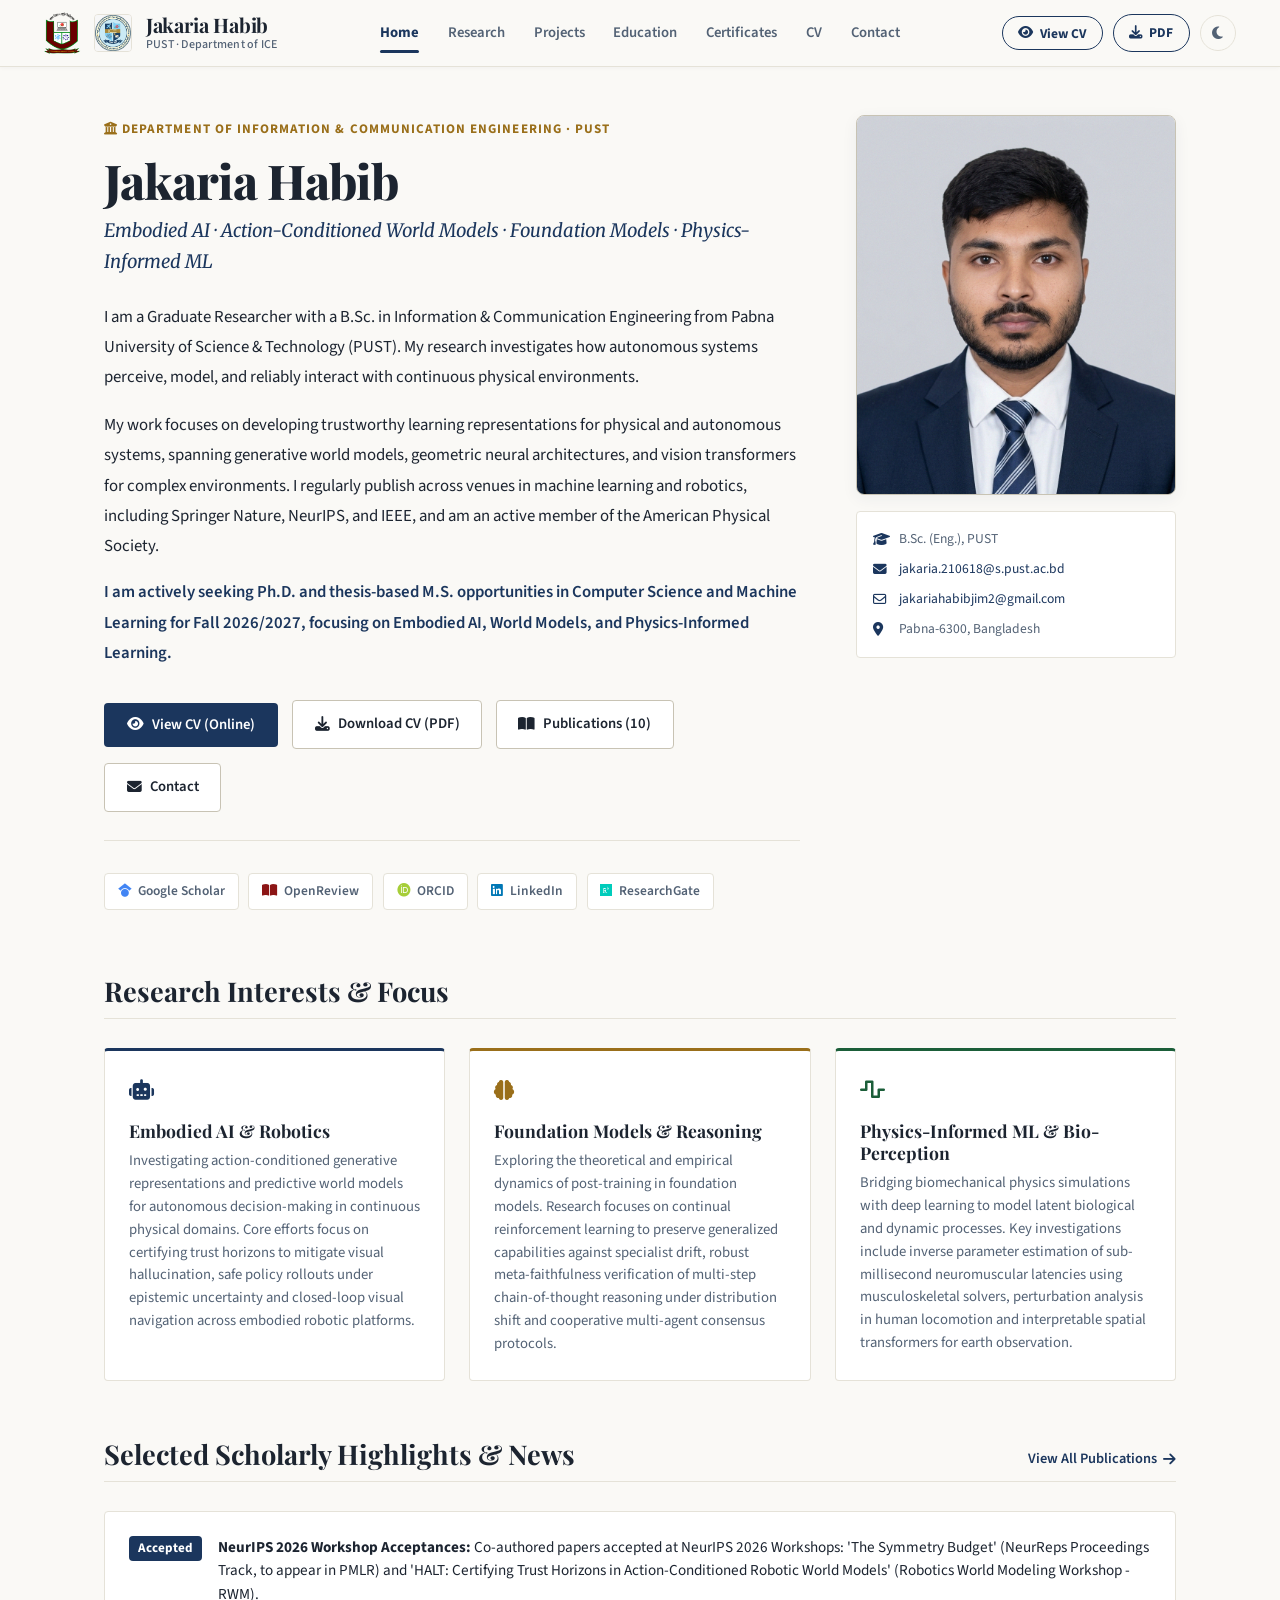
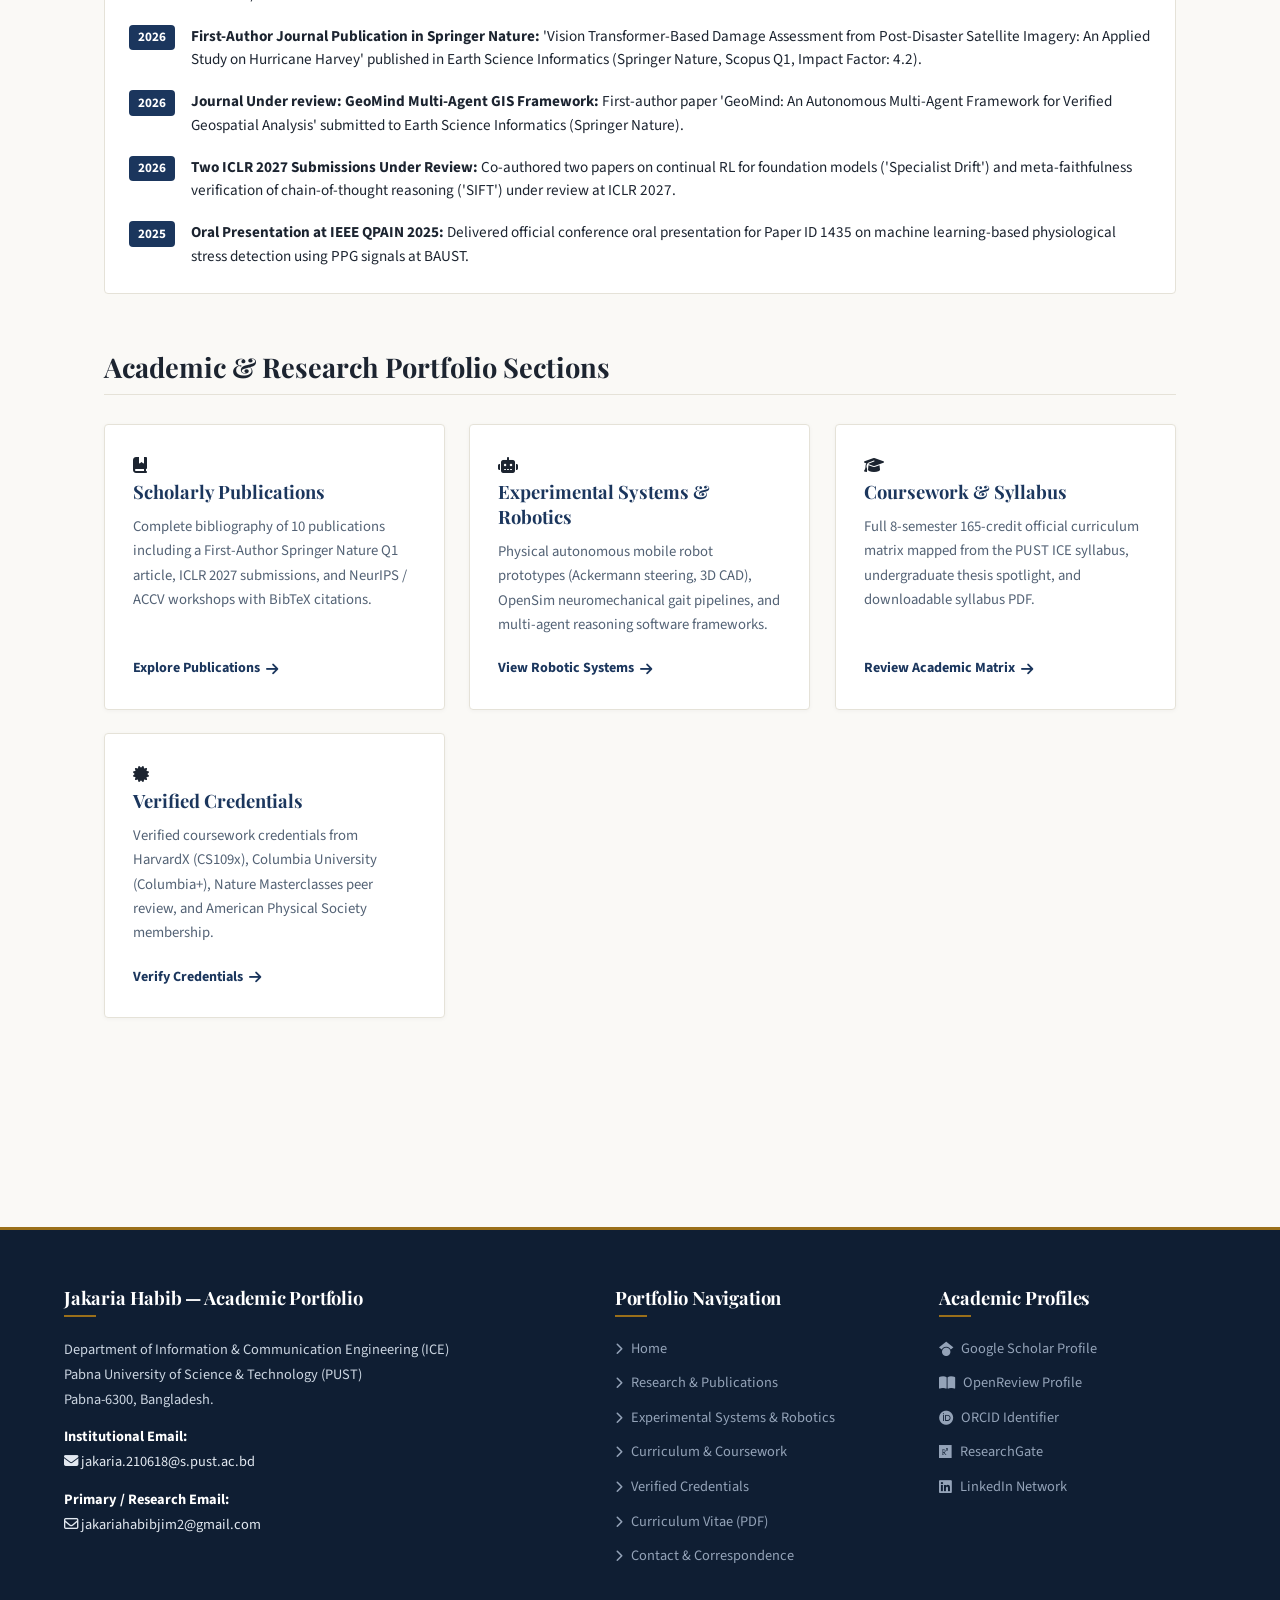
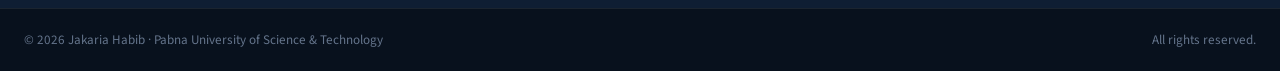
<file: index.html>
<!DOCTYPE html>
<html lang="en">
<head>
    <meta charset="UTF-8">
    <meta name="viewport" content="width=device-width, initial-scale=1.0">
    <title>Jakaria Habib — Academic &amp; Research Portfolio | PUST</title>
    <meta name="description" content="Jakaria Habib — Undergraduate Researcher in Embodied AI, Action-Conditioned World Models, and Physics-Informed Neuromechanics. Department of Information & Communication Engineering, Pabna University of Science & Technology.">
    <meta name="author" content="Jakaria Habib">

    <!-- Open Graph Metadata -->
    <meta property="og:title" content="Jakaria Habib — Academic &amp; Research Portfolio">
    <meta property="og:description" content="Undergraduate Researcher in Embodied AI, World Models & Physics-Informed Neuromechanics. Pabna University of Science & Technology.">
    <meta property="og:image" content="profile.png">
    <meta property="og:type" content="website">

    <!-- Fonts & Icons -->
    <link rel="preconnect" href="https://fonts.googleapis.com">
    <link rel="preconnect" href="https://fonts.gstatic.com" crossorigin>
    <link href="https://fonts.googleapis.com/css2?family=Playfair+Display:ital,wght@0,500;0,600;0,700;1,400&family=Source+Sans+3:ital,wght@0,400;0,500;0,600;0,700;1,400&family=JetBrains+Mono:wght@400;500&display=swap" rel="stylesheet">
    <link rel="stylesheet" href="https://cdnjs.cloudflare.com/ajax/libs/font-awesome/6.5.1/css/all.min.css">
    <link rel="stylesheet" href="style.css?v=2.2">
    <style>
        /* Firefox & Safari critical fallback resets */
        img { max-width: 100%; height: auto; }
        .brand-pust-logo { height: 42px !important; max-height: 42px !important; width: auto !important; }
        .brand-dept-logo { width: 38px !important; height: 38px !important; max-width: 38px !important; max-height: 38px !important; object-fit: cover !important; border-radius: 4px; }
    </style>
</head>
<body>

    <!-- Academic Navigation Header -->
    <header class="site-header">
        <div class="nav-container">
            <a href="index.html" class="nav-brand">
                <img src="assets/pust_logo.png" alt="PUST Logo" class="brand-pust-logo" width="42" height="42" style="max-height: 42px; width: auto; display: block;" title="Pabna University of Science and Technology">
                <img src="assets/ice_logo.jpg" alt="ICE Dept Logo" class="brand-dept-logo" width="38" height="38" style="max-width: 38px; max-height: 38px; width: 38px; height: 38px; object-fit: cover; display: block;" title="Department of Information &amp; Communication Engineering">
                <div class="brand-text-group">
                    <span class="brand-name">Jakaria Habib</span>
                    <span class="brand-affiliation">PUST · Department of ICE</span>
                </div>
            </a>

            <ul class="nav-links">
                <li class="nav-item"><a href="index.html" class="active">Home</a></li>
                <li class="nav-item"><a href="research.html">Research</a></li>
                <li class="nav-item"><a href="projects.html">Projects</a></li>
                <li class="nav-item"><a href="education.html">Education</a></li>
                <li class="nav-item"><a href="certificates.html">Certificates</a></li>
                <li class="nav-item"><a href="cv.html">CV</a></li>
                <li class="nav-item"><a href="contact.html">Contact</a></li>
            </ul>

            <div class="nav-actions">
                <button class="btn-cv-pill btn-open-cv-modal" title="View CV Online (No Download Required)">
                    <i class="fa-solid fa-eye"></i> <span>View CV</span>
                </button>
                <a href="CV_Jakaria_Habib.pdf" class="btn-cv-pill" target="_blank" download title="Download CV (PDF)">
                    <i class="fa-solid fa-download"></i> <span>PDF</span>
                </a>
                <button id="theme-toggle" class="theme-toggle-btn" aria-label="Toggle Reading Theme" title="Toggle Academic Theme">
                    <i class="fa-solid fa-moon"></i>
                </button>
                <button id="mobile-menu-btn" class="mobile-nav-toggle" aria-label="Open Navigation Menu">
                    <i class="fa-solid fa-bars"></i>
                </button>
            </div>
        </div>
    </header>

    <main class="main-content">

        <!-- ═══════════════ ACADEMIC HERO ═══════════════ -->
        <section class="academic-hero">
            <div class="hero-intro-text">
                <div class="hero-kicker">
                    <i class="fa-solid fa-building-columns"></i>
                    <span>Department of Information &amp; Communication Engineering · PUST</span>
                </div>

                <h1 class="hero-title">Jakaria Habib</h1>
                <div class="hero-subtitle">
                    Embodied AI · Action-Conditioned World Models · Foundation Models · Physics-Informed ML
                </div>

                <div class="hero-bio" id="hero-bio-container">
                    <p>
                        I am a final-year undergraduate researcher in Information &amp; Communication Engineering at <strong>Pabna University of Science &amp; Technology (PUST)</strong>. My research investigates how autonomous systems perceive, model, and reliably interact with continuous physical environments.
                    </p>
                    <p>
                        My core research investigates three primary directions:
                    </p>
                    <ul style="margin: 0.5rem 0 1rem 1.25rem; padding: 0; line-height: 1.65; color: var(--text-muted); font-size: 0.95rem;">
                        <li><strong style="color: var(--text-main);">Embodied Intelligence &amp; World Models:</strong> Formulating action-conditioned generative representations and certifying trust horizons for safe robotic decision-making and control.</li>
                        <li><strong style="color: var(--text-main);">Learning Dynamics &amp; Foundation Models:</strong> Continual reinforcement learning to mitigate specialist drift during post-training, alongside robust meta-faithfulness verification of multi-step chain-of-thought reasoning.</li>
                        <li><strong style="color: var(--text-main);">Physics-Informed Perception &amp; Neuromechanics:</strong> Interfacing physical musculoskeletal solvers (Stanford OpenSim) with machine learning to model latent neuromuscular delays (R² &gt; 0.98 over 45k synthetic gait trials).</li>
                    </ul>
                    <p>
                        My work includes a <strong>First-Author SCI/Scopus Q1 publication</strong> in Springer Nature's <em>Earth Science Informatics</em> (IF: 4.2), accepted proceedings at <strong>NeurIPS 2026 (NeurReps Track, PMLR)</strong> and <strong>NeurIPS 2026 (Robotics World Modeling Workshop)</strong>, and manuscripts under review at <strong>ICLR 2027</strong>. I am an elected professional member of the <strong>American Physical Society (APS #62251156)</strong> and an oral speaker at IEEE QPAIN 2025.
                    </p>
                    <p style="font-weight: 600; color: var(--univ-navy);">
                        I am actively preparing for prospective graduate research studies (Ph.D. / M.S.) in Computer Science, Machine Learning, and Robotics starting in 2026/2027.
                    </p>
                </div>

                <!-- Primary Academic Actions -->
                <div class="hero-actions">
                    <button class="btn-primary-academic btn-open-cv-modal" title="View Full Curriculum Vitae Online without Downloading">
                        <i class="fa-solid fa-eye"></i> View CV (Online)
                    </button>
                    <a href="CV_Jakaria_Habib.pdf" class="btn-secondary-academic" target="_blank" download title="Download CV as PDF Document">
                        <i class="fa-solid fa-download"></i> Download CV (PDF)
                    </a>
                    <a href="research.html" class="btn-secondary-academic">
                        <i class="fa-solid fa-book-open"></i> Publications (10)
                    </a>
                    <a href="contact.html" class="btn-secondary-academic">
                        <i class="fa-solid fa-envelope"></i> Contact
                    </a>
                </div>

                <!-- Scholarly Profile Verification Pills -->
                <div class="academic-profiles">
                    <a href="https://scholar.google.com/citations?user=2GSC8CkAAAAJ" target="_blank" rel="noopener" class="profile-link">
                        <i class="fa-brands fa-google-scholar" style="color: #4285f4;"></i> Google Scholar
                    </a>
                    <a href="https://openreview.net/profile?id=~JAKARIA_HABIB1" target="_blank" rel="noopener" class="profile-link">
                        <i class="fa-solid fa-book-open" style="color: #8c1515;"></i> OpenReview
                    </a>
                    <a href="https://orcid.org/0009-0009-6954-0367" target="_blank" rel="noopener" class="profile-link">
                        <i class="fa-brands fa-orcid" style="color: #a6ce39;"></i> ORCID
                    </a>
                    <a href="https://www.linkedin.com/in/jakaria-habib1/" target="_blank" rel="noopener" class="profile-link">
                        <i class="fa-brands fa-linkedin" style="color: #0077b5;"></i> LinkedIn
                    </a>
                    <a href="https://www.researchgate.net/profile/Jakaria-Habib-2" target="_blank" rel="noopener" class="profile-link">
                        <i class="fa-brands fa-researchgate" style="color: #00ccbb;"></i> ResearchGate
                    </a>
                </div>
            </div>

            <!-- Academic Portrait & Direct Contact Column -->
            <div class="hero-portrait-card">
                <img src="profile.png" alt="Jakaria Habib — Academic Portrait" class="hero-portrait-img">
                <div class="hero-contact-strip">
                    <div class="hero-contact-item">
                        <i class="fa-solid fa-graduation-cap"></i>
                        <span>B.Sc. (Eng.), PUST</span>
                    </div>
                    <div class="hero-contact-item">
                        <i class="fa-solid fa-envelope"></i>
                        <a href="mailto:jakaria.210618@s.pust.ac.bd">jakaria.210618@s.pust.ac.bd</a>
                    </div>
                    <div class="hero-contact-item">
                        <i class="fa-regular fa-envelope"></i>
                        <a href="mailto:jakariahabibjim2@gmail.com">jakariahabibjim2@gmail.com</a>
                    </div>
                    <div class="hero-contact-item">
                        <i class="fa-solid fa-location-dot"></i>
                        <span>Pabna-6300, Bangladesh</span>
                    </div>
                </div>
            </div>
        </section>

        <!-- ═══════════════ RESEARCH INTERESTS ═══════════════ -->
        <section style="margin-bottom: 3.5rem;">
            <div class="section-header-row">
                <h2 class="section-title">Research Interests &amp; Focus</h2>
            </div>
            <div id="home-pillars-grid" style="display: grid; grid-template-columns: repeat(auto-fit, minmax(280px, 1fr)); gap: 1.5rem;">
                <div style="background: var(--bg-card); border: 1px solid var(--border-light); border-radius: var(--radius-sm); padding: 1.5rem; border-top: 3px solid var(--univ-navy);">
                    <div style="font-size: 1.25rem; color: var(--univ-navy); margin-bottom: 0.75rem;"><i class="fa-solid fa-robot"></i></div>
                    <h3 style="font-size: 1.1rem; color: var(--text-main); margin-bottom: 0.5rem; font-family: var(--font-serif);">Embodied AI &amp; Robotics</h3>
                    <p style="font-size: 0.92rem; color: var(--text-muted); line-height: 1.55; margin: 0;">
                        Action-conditioned world models, trust horizon verification for decision-making agents, real-time edge vision (YOLOv8), and autonomous robotic navigation under environmental uncertainty.
                    </p>
                </div>
                <div style="background: var(--bg-card); border: 1px solid var(--border-light); border-radius: var(--radius-sm); padding: 1.5rem; border-top: 3px solid var(--univ-gold);">
                    <div style="font-size: 1.25rem; color: var(--univ-gold); margin-bottom: 0.75rem;"><i class="fa-solid fa-brain"></i></div>
                    <h3 style="font-size: 1.1rem; color: var(--text-main); margin-bottom: 0.5rem; font-family: var(--font-serif);">Foundation Models &amp; Reasoning</h3>
                    <p style="font-size: 0.92rem; color: var(--text-muted); line-height: 1.55; margin: 0;">
                        Continual reinforcement learning to mitigate specialist drift in foundation models, meta-faithfulness verification of multi-step chain-of-thought reasoning, and autonomous multi-agent consensus frameworks.
                    </p>
                </div>
                <div style="background: var(--bg-card); border: 1px solid var(--border-light); border-radius: var(--radius-sm); padding: 1.5rem; border-top: 3px solid var(--univ-green);">
                    <div style="font-size: 1.25rem; color: var(--univ-green); margin-bottom: 0.75rem;"><i class="fa-solid fa-wave-square"></i></div>
                    <h3 style="font-size: 1.1rem; color: var(--text-main); margin-bottom: 0.5rem; font-family: var(--font-serif);">Physics-Informed ML &amp; Bio-Perception</h3>
                    <p style="font-size: 0.92rem; color: var(--text-muted); line-height: 1.55; margin: 0;">
                        Inverse neuromechanical parameter estimation via Stanford OpenSim, physiological signal processing (PPG/HRV), and interpretable Vision Transformer architectures for high-resolution satellite imagery.
                    </p>
                </div>
            </div>
        </section>

        <!-- ═══════════════ SELECTED NEWS & HIGHLIGHTS ═══════════════ -->
        <section style="margin-bottom: 3.5rem;">
            <div class="section-header-row">
                <h2 class="section-title">Selected Scholarly Highlights &amp; News</h2>
                <a href="research.html" class="section-link">View All Publications <i class="fa-solid fa-arrow-right"></i></a>
            </div>

            <div style="background: var(--bg-card); border: 1px solid var(--border-light); border-radius: var(--radius-sm); padding: 1.5rem;">
                <ul id="home-news-list" style="list-style: none; padding: 0; margin: 0; display: flex; flex-direction: column; gap: 1.15rem;">
                    <li style="display: flex; align-items: flex-start; gap: 1rem; font-size: 0.95rem; line-height: 1.55;">
                        <span style="font-weight: 700; color: #ffffff; background: var(--univ-navy); padding: 0.15rem 0.55rem; border-radius: var(--radius-sm); font-size: 0.82rem; white-space: nowrap;">Accepted</span>
                        <div>
                            <strong>NeurIPS 2026 Acceptance:</strong> Co-authored paper <em>"The Symmetry Budget: How Much Group Structure Should a Network Architecture Assume?"</em> accepted to the <strong>NeurIPS 2026 Workshop on Symmetry and Geometry in Neural Representations (NeurReps Proceedings Track, to appear in PMLR)</strong>.
                        </div>
                    </li>
                    <li style="display: flex; align-items: flex-start; gap: 1rem; font-size: 0.95rem; line-height: 1.55;">
                        <span style="font-weight: 700; color: var(--univ-green); background: var(--bg-subtle); padding: 0.15rem 0.5rem; border-radius: var(--radius-sm); font-size: 0.82rem; white-space: nowrap;">2026</span>
                        <div>
                            <strong>First-Author Journal Publication:</strong> <em>"Vision Transformer-Based Damage Assessment from Post-Disaster Satellite Imagery: An Applied Study on Hurricane Harvey"</em> published in <strong>Earth Science Informatics (Springer Nature, Scopus Q1, IF: 4.2)</strong>.
                        </div>
                    </li>
                    <li style="display: flex; align-items: flex-start; gap: 1rem; font-size: 0.95rem; line-height: 1.55;">
                        <span style="font-weight: 700; color: var(--univ-gold); background: var(--bg-subtle); padding: 0.15rem 0.5rem; border-radius: var(--radius-sm); font-size: 0.82rem; white-space: nowrap;">2026</span>
                        <div>
                            <strong>Journal Submission:</strong> First-author paper <em>"GeoMind: An Autonomous Multi-Agent Framework for Verified Geospatial Analysis"</em> submitted to <strong>Earth Science Informatics (Springer Nature)</strong>.
                        </div>
                    </li>
                    <li style="display: flex; align-items: flex-start; gap: 1rem; font-size: 0.95rem; line-height: 1.55;">
                        <span style="font-weight: 700; color: var(--univ-navy); background: var(--bg-subtle); padding: 0.15rem 0.5rem; border-radius: var(--radius-sm); font-size: 0.82rem; white-space: nowrap;">2026</span>
                        <div>
                            <strong>ICLR 2027 Submissions:</strong> Co-authored two papers on continual RL for foundation models (<em>Specialist Drift</em>) and chain-of-thought verification (<em>SIFT</em>) under review at <strong>ICLR 2027</strong>.
                        </div>
                    </li>
                    <li style="display: flex; align-items: flex-start; gap: 1rem; font-size: 0.95rem; line-height: 1.55;">
                        <span style="font-weight: 700; color: var(--univ-navy); background: var(--bg-subtle); padding: 0.15rem 0.5rem; border-radius: var(--radius-sm); font-size: 0.82rem; white-space: nowrap;">2026</span>
                        <div>
                            <strong>Workshop Proceedings:</strong> Co-authored works accepted at <strong>NeurIPS 2026 Workshops</strong> (NeurReps Proceedings Track in PMLR, and Robotics World Modeling Workshop - RWM).
                        </div>
                    </li>
                    <li style="display: flex; align-items: flex-start; gap: 1rem; font-size: 0.95rem; line-height: 1.55;">
                        <span style="font-weight: 700; color: var(--univ-navy); background: var(--bg-subtle); padding: 0.15rem 0.5rem; border-radius: var(--radius-sm); font-size: 0.82rem; white-space: nowrap;">2025</span>
                        <div>
                            <strong>Oral Speaker at IEEE QPAIN 2025:</strong> Delivered the conference presentation for Paper ID 1435 on machine learning-based physiological stress detection using PPG signals.
                        </div>
                    </li>
                </ul>
            </div>
        </section>

        <!-- ═══════════════ RESEARCH GATEWAYS ═══════════════ -->
        <section>
            <div class="section-header-row">
                <h2 class="section-title">Academic &amp; Research Portfolio Sections</h2>
            </div>

            <div class="pillars-grid">
                <!-- Gateway 1: Research -->
                <div class="pillar-card">
                    <div class="pillar-icon"><i class="fa-solid fa-book-bookmark"></i></div>
                    <h3 class="pillar-title">Scholarly Publications</h3>
                    <p class="pillar-desc">
                        Complete bibliography of 10 publications including a First-Author Springer Nature Q1 article, ICLR 2027 submissions, and NeurIPS / ACCV workshops with BibTeX citations.
                    </p>
                    <a href="research.html" class="pillar-link">
                        Explore Publications <i class="fa-solid fa-arrow-right"></i>
                    </a>
                </div>

                <!-- Gateway 2: Projects -->
                <div class="pillar-card">
                    <div class="pillar-icon"><i class="fa-solid fa-robot"></i></div>
                    <h3 class="pillar-title">Experimental Systems &amp; Robotics</h3>
                    <p class="pillar-desc">
                        Physical autonomous mobile robot prototypes (Ackermann steering, 3D CAD), OpenSim neuromechanical gait pipelines, and multi-agent reasoning software frameworks.
                    </p>
                    <a href="projects.html" class="pillar-link">
                        View Robotic Systems <i class="fa-solid fa-arrow-right"></i>
                    </a>
                </div>

                <!-- Gateway 3: Education & Syllabus -->
                <div class="pillar-card">
                    <div class="pillar-icon"><i class="fa-solid fa-graduation-cap"></i></div>
                    <h3 class="pillar-title">Coursework &amp; Syllabus</h3>
                    <p class="pillar-desc">
                        Full 8-semester 165-credit official curriculum matrix mapped from the PUST ICE syllabus, undergraduate thesis spotlight, and downloadable syllabus PDF.
                    </p>
                    <a href="education.html" class="pillar-link">
                        Review Academic Matrix <i class="fa-solid fa-arrow-right"></i>
                    </a>
                </div>

                <!-- Gateway 4: Certificates -->
                <div class="pillar-card">
                    <div class="pillar-icon"><i class="fa-solid fa-certificate"></i></div>
                    <h3 class="pillar-title">Verified Credentials</h3>
                    <p class="pillar-desc">
                        Verified coursework credentials from HarvardX (CS109x), Columbia University (Columbia+), Nature Masterclasses peer review, and American Physical Society membership.
                    </p>
                    <a href="certificates.html" class="pillar-link">
                        Verify Credentials <i class="fa-solid fa-arrow-right"></i>
                    </a>
                </div>
            </div>
        </section>

    </main>

    <!-- University Institutional Footer -->
    <footer class="univ-footer">
        <div class="univ-footer-container">
            <div class="footer-col">
                <h4>Jakaria Habib — Academic Portfolio</h4>
                <p>
                    Department of Information &amp; Communication Engineering (ICE)<br>
                    Pabna University of Science &amp; Technology (PUST)<br>
                    Pabna-6300, Bangladesh.
                </p>
                <p>
                    <strong style="color: #ffffff;">Institutional Email:</strong><br>
                    <a href="mailto:jakaria.210618@s.pust.ac.bd" class="footer-contact-link"><i class="fa-solid fa-envelope"></i> jakaria.210618@s.pust.ac.bd</a>
                </p>
                <p>
                    <strong style="color: #ffffff;">Primary / Research Email:</strong><br>
                    <a href="mailto:jakariahabibjim2@gmail.com" class="footer-contact-link"><i class="fa-regular fa-envelope"></i> jakariahabibjim2@gmail.com</a>
                </p>
            </div>
            <div class="footer-col">
                <h4>Portfolio Navigation</h4>
                <div class="footer-nav-list">
                    <a href="index.html"><i class="fa-solid fa-chevron-right" style="font-size: 0.75rem;"></i> Home</a>
                    <a href="research.html"><i class="fa-solid fa-chevron-right" style="font-size: 0.75rem;"></i> Research &amp; Publications</a>
                    <a href="projects.html"><i class="fa-solid fa-chevron-right" style="font-size: 0.75rem;"></i> Experimental Systems &amp; Robotics</a>
                    <a href="education.html"><i class="fa-solid fa-chevron-right" style="font-size: 0.75rem;"></i> Curriculum &amp; Coursework</a>
                    <a href="certificates.html"><i class="fa-solid fa-chevron-right" style="font-size: 0.75rem;"></i> Verified Credentials</a>
                    <a href="cv.html"><i class="fa-solid fa-chevron-right" style="font-size: 0.75rem;"></i> Curriculum Vitae (PDF)</a>
                    <a href="contact.html"><i class="fa-solid fa-chevron-right" style="font-size: 0.75rem;"></i> Contact &amp; Correspondence</a>
                </div>
            </div>
            <div class="footer-col">
                <h4>Academic Profiles</h4>
                <div class="footer-nav-list">
                    <a href="https://scholar.google.com/citations?user=2GSC8CkAAAAJ" target="_blank" rel="noopener"><i class="fa-brands fa-google-scholar"></i> Google Scholar Profile</a>
                    <a href="https://openreview.net/profile?id=~JAKARIA_HABIB1" target="_blank" rel="noopener"><i class="fa-solid fa-book-open"></i> OpenReview Profile</a>
                    <a href="https://orcid.org/0009-0009-6954-0367" target="_blank" rel="noopener"><i class="fa-brands fa-orcid"></i> ORCID Identifier</a>
                    <a href="https://www.researchgate.net/profile/Jakaria-Habib-2" target="_blank" rel="noopener"><i class="fa-brands fa-researchgate"></i> ResearchGate</a>
                    <a href="https://www.linkedin.com/in/jakaria-habib1/" target="_blank" rel="noopener"><i class="fa-brands fa-linkedin"></i> LinkedIn Network</a>
                </div>
            </div>
        </div>
        <div class="univ-bottom-bar">
            <span>&copy; 2026 Jakaria Habib · Pabna University of Science &amp; Technology</span>
            <span>All rights reserved.</span>
        </div>
    </footer>

    <!-- Master Data Store -->
    <script src="js/data.js"></script>

    <!-- Interactive Client Script -->
    <script src="script.js?v=2.2"></script>

    <!-- Interactive Full-Screen CV Modal Viewer (No Download Required) -->
    <div id="cv-modal-overlay" class="cv-modal-overlay" role="dialog" aria-modal="true" aria-label="Curriculum Vitae Viewer">
        <div class="cv-modal-window">
            <div class="cv-modal-topbar">
                <div class="cv-modal-title">
                    <i class="fa-solid fa-file-lines" style="color: var(--univ-gold);"></i>
                    <span>Jakaria Habib — Curriculum Vitae</span>
                </div>
                <div class="cv-modal-actions">
                    <a href="CV_Jakaria_Habib.pdf" target="_blank" class="cv-modal-btn" title="Open in New Tab">
                        <i class="fa-solid fa-arrow-up-right-from-square"></i> Open in New Tab
                    </a>
                    <a href="CV_Jakaria_Habib.pdf" download class="cv-modal-btn" title="Download PDF File">
                        <i class="fa-solid fa-download"></i> Download PDF
                    </a>
                    <button id="cv-modal-close-btn" class="cv-modal-close" aria-label="Close CV Viewer" title="Close (Esc)">
                        <i class="fa-solid fa-xmark"></i>
                    </button>
                </div>
            </div>
            <div class="cv-modal-body">
                <iframe src="CV_Jakaria_Habib.pdf#toolbar=1" title="Jakaria Habib CV Document"></iframe>
            </div>
        </div>
    </div>

</body>
</html>
</file>
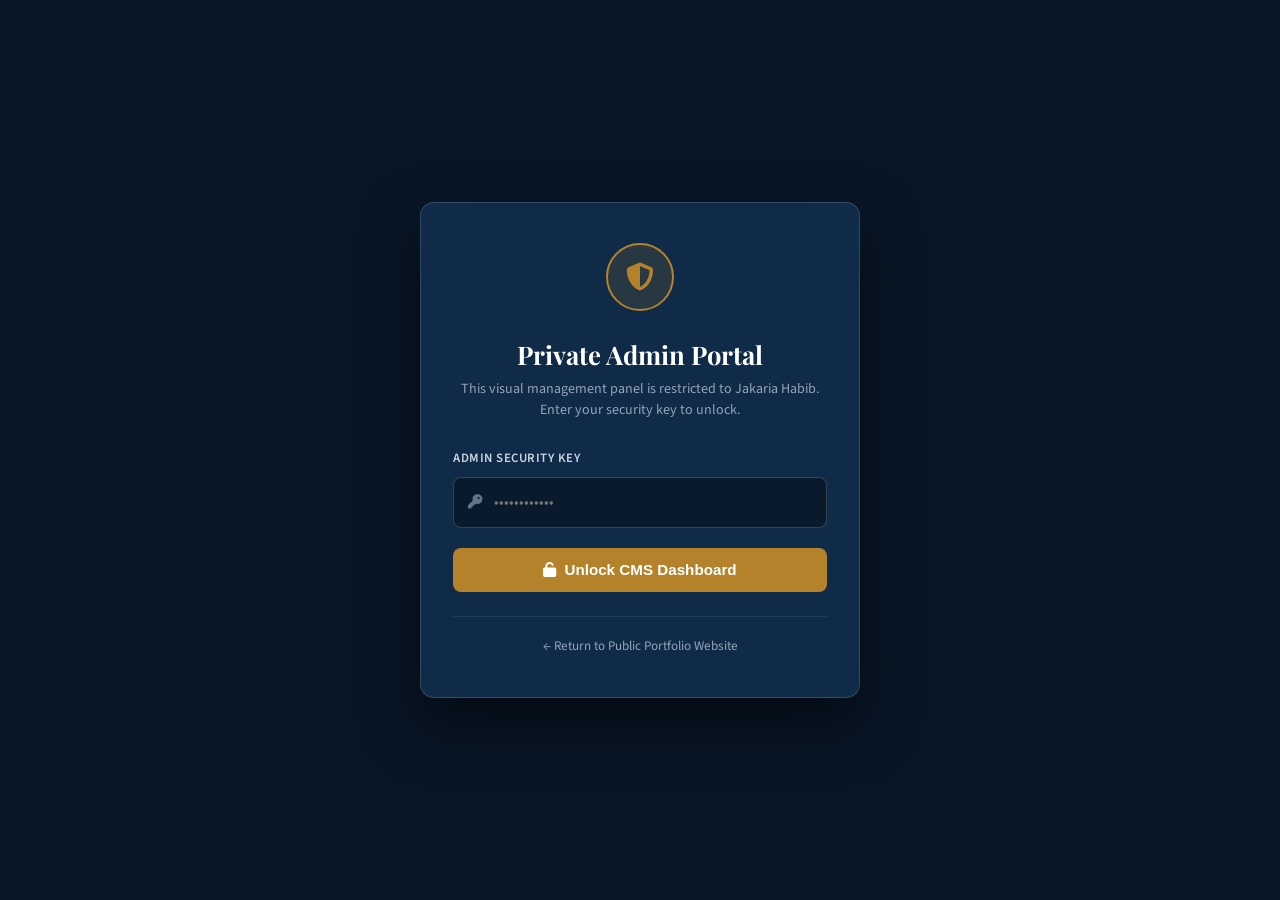
<file: admin.html>
<!DOCTYPE html>
<html lang="en">
<head>
  <meta charset="UTF-8">
  <meta name="viewport" content="width=device-width, initial-scale=1.0">
  <title>Jakaria Habib — Academic Portfolio CMS & Visual Editor</title>
  <link rel="icon" type="image/svg+xml" href="assets/favicon.svg">
  <link rel="preconnect" href="https://fonts.googleapis.com">
  <link rel="preconnect" href="https://fonts.gstatic.com" crossorigin>
  <link href="https://fonts.googleapis.com/css2?family=Playfair+Display:ital,wght@0,600;0,700;1,400&family=Source+Sans+3:ital,wght@0,300;0,400;0,500;0,600;0,700;1,400&family=JetBrains+Mono:wght@400;500;600&display=swap" rel="stylesheet">
  <link rel="stylesheet" href="https://cdnjs.cloudflare.com/ajax/libs/font-awesome/6.5.1/css/all.min.css">

  <style>
    /* ==========================================================================
       Academic Portfolio Content Management System — Unified Academic Theme
       ========================================================================== */
    :root {
      --univ-navy: #0f2b48;
      --univ-navy-dark: #091a2c;
      --univ-gold: #b3822a;
      --univ-gold-hover: #c99333;
      --univ-blue: #1d4ed8;
      --univ-green: #15803d;
      --univ-red: #b91c1c;

      --sidebar-bg: #0b1c30;
      --sidebar-text: #94a3b8;
      --sidebar-hover: #132a47;
      --sidebar-active: #1d4ed8;

      --main-bg: #f4f6f9;
      --card-bg: #ffffff;
      --border-color: #e2e8f0;
      --border-subtle: #edf2f7;
      --text-dark: #0f172a;
      --text-muted: #64748b;

      --radius-sm: 6px;
      --radius-md: 10px;
      --radius-lg: 14px;
      --shadow-sm: 0 1px 3px rgba(0,0,0,0.08);
      --shadow-md: 0 4px 14px rgba(0,0,0,0.08);
      --shadow-lg: 0 10px 30px rgba(0,0,0,0.12);
      --font-serif: 'Playfair Display', Georgia, serif;
      --font-sans: 'Source Sans 3', system-ui, -apple-system, sans-serif;
      --font-mono: 'JetBrains Mono', monospace;
    }

    *, *::before, *::after {
      box-sizing: border-box;
      margin: 0;
      padding: 0;
    }

    html, body {
      height: 100%;
      width: 100%;
      margin: 0;
      padding: 0;
      overflow: hidden;
      font-family: var(--font-sans);
      background-color: var(--main-bg);
      color: var(--text-dark);
      line-height: 1.5;
    }

    body {
      display: flex !important;
      flex-direction: row !important;
    }

    /* --------------------------------------------------------------------------
       Sidebar Navigation
       -------------------------------------------------------------------------- */
    .admin-sidebar {
      width: 300px;
      min-width: 300px;
      max-width: 300px;
      background: var(--sidebar-bg);
      color: #f8fafc;
      display: flex;
      flex-direction: column;
      flex-shrink: 0;
      height: 100vh;
      overflow-y: auto;
      box-shadow: 4px 0 20px rgba(0, 0, 0, 0.2);
      z-index: 100;
      user-select: none;
    }

    .admin-brand {
      padding: 1.35rem 1.25rem;
      border-bottom: 1px solid rgba(255, 255, 255, 0.08);
      display: flex;
      align-items: center;
      gap: 0.85rem;
      background: rgba(0, 0, 0, 0.15);
    }

    .brand-pust-logo {
      height: 42px;
      width: auto;
      object-fit: contain;
    }

    .admin-brand-text h2 {
      margin: 0;
      font-size: 1.15rem;
      font-weight: 700;
      font-family: var(--font-serif);
      color: #ffffff;
      line-height: 1.2;
    }

    .admin-brand-text span {
      font-size: 0.75rem;
      color: var(--univ-gold);
      text-transform: uppercase;
      letter-spacing: 0.06em;
      font-weight: 600;
    }

    .admin-menu {
      list-style: none;
      padding: 1rem 0.85rem;
      margin: 0;
      flex-grow: 1;
      overflow-y: auto;
    }

    .admin-menu-section-label {
      font-size: 0.7rem;
      text-transform: uppercase;
      letter-spacing: 0.08em;
      color: #64748b;
      padding: 0.5rem 0.75rem 0.25rem;
      font-weight: 700;
    }

    .admin-menu-item {
      margin-bottom: 0.35rem;
    }

    .admin-menu-link {
      display: flex;
      align-items: center;
      justify-content: space-between;
      padding: 0.7rem 0.9rem;
      color: var(--sidebar-text);
      text-decoration: none;
      border-radius: var(--radius-sm);
      font-size: 0.92rem;
      font-weight: 500;
      transition: all 0.2s ease;
      cursor: pointer;
    }

    .admin-menu-link .left-content {
      display: flex;
      align-items: center;
      gap: 0.75rem;
    }

    .admin-menu-link i {
      width: 18px;
      text-align: center;
      font-size: 1rem;
    }

    .admin-menu-link:hover {
      background: var(--sidebar-hover);
      color: #ffffff;
    }

    .admin-menu-link.active {
      background: var(--univ-blue);
      color: #ffffff;
      font-weight: 600;
      box-shadow: 0 2px 10px rgba(29, 78, 216, 0.4);
    }

    .menu-count-badge {
      font-size: 0.75rem;
      font-weight: 700;
      background: rgba(255, 255, 255, 0.12);
      color: #e2e8f0;
      padding: 0.12rem 0.5rem;
      border-radius: 9999px;
    }

    .admin-menu-link.active .menu-count-badge {
      background: rgba(255, 255, 255, 0.28);
      color: #ffffff;
    }

    .admin-bottom-actions {
      padding: 1.25rem;
      border-top: 1px solid rgba(255, 255, 255, 0.08);
      display: flex;
      flex-direction: column;
      gap: 0.65rem;
      background: rgba(0, 0, 0, 0.2);
    }

    .btn-download-master {
      background: linear-gradient(135deg, #10b981, #059669);
      color: white;
      padding: 0.75rem 1rem;
      border-radius: var(--radius-sm);
      font-size: 0.88rem;
      font-weight: 700;
      cursor: pointer;
      border: none;
      display: flex;
      align-items: center;
      justify-content: center;
      gap: 0.5rem;
      transition: all 0.2s;
      box-shadow: 0 2px 8px rgba(16, 185, 129, 0.3);
    }

    .btn-download-master:hover {
      background: linear-gradient(135deg, #059669, #047857);
      transform: translateY(-1px);
    }

    .btn-preview-link {
      background: rgba(255, 255, 255, 0.08);
      color: #f1f5f9;
      padding: 0.65rem 1rem;
      border-radius: var(--radius-sm);
      font-size: 0.85rem;
      font-weight: 600;
      text-decoration: none;
      display: flex;
      align-items: center;
      justify-content: center;
      gap: 0.5rem;
      border: 1px solid rgba(255, 255, 255, 0.15);
      transition: all 0.2s;
    }

    .btn-preview-link:hover {
      background: rgba(255, 255, 255, 0.16);
      color: white;
    }

    /* --------------------------------------------------------------------------
       Main Content Container
       -------------------------------------------------------------------------- */
    .admin-main {
      flex: 1;
      height: 100vh;
      overflow-y: auto;
      background: var(--main-bg);
      display: flex;
      flex-direction: column;
      position: relative;
    }

    /* Top Sticky Bar */
    .admin-topbar {
      position: sticky;
      top: 0;
      background: #ffffff;
      border-bottom: 1px solid var(--border-color);
      padding: 0.85rem 2rem;
      display: flex;
      align-items: center;
      justify-content: space-between;
      z-index: 50;
      box-shadow: 0 2px 10px rgba(0,0,0,0.03);
    }

    .topbar-breadcrumbs {
      font-size: 0.95rem;
      color: var(--text-muted);
      display: flex;
      align-items: center;
      gap: 0.5rem;
    }

    .topbar-breadcrumbs strong {
      color: var(--univ-navy);
      font-family: var(--font-serif);
      font-size: 1.15rem;
    }

    .topbar-actions {
      display: flex;
      align-items: center;
      gap: 0.75rem;
    }

    .tab-view {
      display: none;
      padding: 2rem;
      max-width: 1300px;
      margin: 0 auto;
      width: 100%;
    }

    .tab-view.active {
      display: block;
      animation: fadeIn 0.25s ease;
    }

    @keyframes fadeIn {
      from { opacity: 0; transform: translateY(6px); }
      to { opacity: 1; transform: translateY(0); }
    }

    .view-header {
      display: flex;
      justify-content: space-between;
      align-items: flex-start;
      margin-bottom: 1.75rem;
      flex-wrap: wrap;
      gap: 1rem;
    }

    .view-title h1 {
      font-size: 1.75rem;
      font-weight: 700;
      font-family: var(--font-serif);
      color: var(--univ-navy);
      margin-bottom: 0.35rem;
    }

    .view-title p {
      font-size: 0.95rem;
      color: var(--text-muted);
      margin: 0;
    }

    .view-header-actions {
      display: flex;
      gap: 0.75rem;
      flex-wrap: wrap;
    }

    .btn-add-primary {
      background: var(--univ-navy);
      color: white;
      padding: 0.65rem 1.15rem;
      border-radius: var(--radius-sm);
      font-size: 0.9rem;
      font-weight: 600;
      border: none;
      cursor: pointer;
      display: inline-flex;
      align-items: center;
      gap: 0.5rem;
      transition: all 0.2s;
      box-shadow: var(--shadow-sm);
    }

    .btn-add-primary:hover {
      background: var(--univ-blue);
      transform: translateY(-1px);
    }

    .btn-export-quick {
      background: #ffffff;
      color: var(--text-dark);
      padding: 0.65rem 1.1rem;
      border-radius: var(--radius-sm);
      font-size: 0.9rem;
      font-weight: 600;
      border: 1px solid var(--border-color);
      cursor: pointer;
      display: inline-flex;
      align-items: center;
      gap: 0.5rem;
      transition: all 0.2s;
    }

    .btn-export-quick:hover {
      background: #f8fafc;
      border-color: #cbd5e1;
    }

    /* Guide Alert Banner */
    .guide-banner {
      background: #eef5ff;
      border-left: 4px solid var(--univ-blue);
      padding: 0.85rem 1.25rem;
      border-radius: var(--radius-sm);
      margin-bottom: 1.5rem;
      font-size: 0.92rem;
      color: #1e3a8a;
      display: flex;
      align-items: center;
      justify-content: space-between;
      gap: 1rem;
    }

    /* Filter & Search Bar */
    .search-filter-bar {
      display: flex;
      gap: 1rem;
      margin-bottom: 1.5rem;
      flex-wrap: wrap;
      align-items: center;
      justify-content: space-between;
    }

    .search-box {
      display: flex;
      align-items: center;
      background: #ffffff;
      border: 1px solid var(--border-color);
      border-radius: var(--radius-sm);
      padding: 0.5rem 0.85rem;
      width: 380px;
      max-width: 100%;
      gap: 0.5rem;
    }

    .search-box i {
      color: var(--text-muted);
    }

    .search-input {
      border: none;
      outline: none;
      width: 100%;
      font-size: 0.9rem;
      color: var(--text-dark);
    }

    .filter-pills {
      display: flex;
      gap: 0.5rem;
      flex-wrap: wrap;
    }

    .filter-pill {
      background: #ffffff;
      border: 1px solid var(--border-color);
      padding: 0.4rem 0.85rem;
      border-radius: 9999px;
      font-size: 0.82rem;
      font-weight: 600;
      cursor: pointer;
      color: var(--text-muted);
      transition: all 0.2s;
    }

    .filter-pill:hover {
      background: #f1f5f9;
      color: var(--text-dark);
    }

    .filter-pill.active {
      background: var(--univ-navy);
      color: white;
      border-color: var(--univ-navy);
    }

    /* --------------------------------------------------------------------------
       Data Lists & Cards
       -------------------------------------------------------------------------- */
    .data-list {
      display: flex;
      flex-direction: column;
      gap: 1.15rem;
    }

    .data-card {
      background: #ffffff;
      border: 1px solid var(--border-color);
      border-radius: var(--radius-md);
      padding: 1.5rem;
      display: flex;
      gap: 1.25rem;
      align-items: flex-start;
      transition: all 0.2s;
      box-shadow: var(--shadow-sm);
      position: relative;
    }

    .data-card:hover {
      box-shadow: var(--shadow-md);
      border-color: #cbd5e1;
    }

    .card-num-badge {
      width: 38px;
      height: 38px;
      border-radius: var(--radius-sm);
      background: #f1f5f9;
      color: var(--univ-navy);
      font-weight: 800;
      font-family: var(--font-mono);
      display: flex;
      align-items: center;
      justify-content: center;
      font-size: 0.95rem;
      flex-shrink: 0;
    }

    .card-thumb-box {
      width: 100px;
      height: 75px;
      border-radius: var(--radius-sm);
      overflow: hidden;
      border: 1px solid var(--border-color);
      flex-shrink: 0;
      background: #f8fafc;
      display: flex;
      align-items: center;
      justify-content: center;
    }

    .card-thumb-box img {
      width: 100%;
      height: 100%;
      object-fit: cover;
    }

    .card-content {
      flex: 1;
      min-width: 0;
    }

    .card-title-row {
      display: flex;
      justify-content: space-between;
      align-items: flex-start;
      gap: 1rem;
      margin-bottom: 0.4rem;
    }

    .card-title {
      font-size: 1.1rem;
      font-weight: 700;
      color: var(--text-dark);
      line-height: 1.35;
      margin: 0;
    }

    .card-meta-line {
      font-size: 0.88rem;
      color: var(--text-muted);
      margin-bottom: 0.5rem;
      line-height: 1.45;
    }

    .card-badges {
      display: flex;
      gap: 0.45rem;
      flex-wrap: wrap;
      margin-bottom: 0.65rem;
    }

    .badge-item {
      font-size: 0.75rem;
      font-weight: 700;
      padding: 0.15rem 0.55rem;
      border-radius: var(--radius-sm);
      text-transform: uppercase;
      letter-spacing: 0.04em;
    }

    .badge-published {
      background: #dcfce7;
      color: #166534;
    }

    .badge-review {
      background: #fef3c7;
      color: #92400e;
    }

    .badge-first {
      background: #e0e7ff;
      color: #3730a3;
    }

    .badge-category {
      background: #f1f5f9;
      color: #475569;
    }

    .card-desc {
      font-size: 0.9rem;
      color: #475569;
      line-height: 1.55;
      margin-bottom: 0.75rem;
    }

    .card-actions {
      display: flex;
      gap: 0.5rem;
      flex-wrap: wrap;
    }

    .btn-card-action {
      padding: 0.4rem 0.8rem;
      border-radius: var(--radius-sm);
      font-size: 0.82rem;
      font-weight: 600;
      border: 1px solid var(--border-color);
      background: #ffffff;
      color: var(--text-dark);
      cursor: pointer;
      display: inline-flex;
      align-items: center;
      gap: 0.35rem;
      transition: all 0.2s;
      text-decoration: none;
    }

    .btn-card-action:hover {
      background: #f8fafc;
      border-color: #cbd5e1;
    }

    .btn-card-action.btn-delete:hover {
      background: #fee2e2;
      color: #991b1b;
      border-color: #fca5a5;
    }

    /* --------------------------------------------------------------------------
       Profile & Settings Form Grid
       -------------------------------------------------------------------------- */
    .form-panel {
      background: #ffffff;
      border: 1px solid var(--border-color);
      border-radius: var(--radius-md);
      padding: 2rem;
      margin-bottom: 2rem;
      box-shadow: var(--shadow-sm);
    }

    .form-panel-title {
      font-size: 1.25rem;
      font-weight: 700;
      font-family: var(--font-serif);
      color: var(--univ-navy);
      border-bottom: 1px solid var(--border-color);
      padding-bottom: 0.75rem;
      margin-bottom: 1.5rem;
      display: flex;
      align-items: center;
      gap: 0.5rem;
    }

    .form-grid-2 {
      display: grid;
      grid-template-columns: repeat(auto-fit, minmax(320px, 1fr));
      gap: 1.25rem;
      margin-bottom: 1.25rem;
    }

    .form-group {
      display: flex;
      flex-direction: column;
      gap: 0.35rem;
      margin-bottom: 1rem;
    }

    .form-group label {
      font-size: 0.86rem;
      font-weight: 600;
      color: #334155;
    }

    .form-group input,
    .form-group textarea,
    .form-group select {
      padding: 0.65rem 0.85rem;
      border: 1px solid var(--border-color);
      border-radius: var(--radius-sm);
      font-size: 0.92rem;
      font-family: var(--font-sans);
      outline: none;
      transition: border 0.2s;
      background: #ffffff;
    }

    .form-group input:focus,
    .form-group textarea:focus,
    .form-group select:focus {
      border-color: var(--univ-blue);
      box-shadow: 0 0 0 3px rgba(29, 78, 216, 0.1);
    }

    .form-group textarea {
      resize: vertical;
      min-height: 80px;
    }

    .form-hint {
      font-size: 0.78rem;
      color: var(--text-muted);
    }

    /* --------------------------------------------------------------------------
       Modal Window Styles
       -------------------------------------------------------------------------- */
    .modal-overlay {
      position: fixed;
      inset: 0;
      background: rgba(15, 23, 42, 0.65);
      backdrop-filter: blur(4px);
      z-index: 999;
      display: none;
      align-items: center;
      justify-content: center;
      padding: 1.5rem;
      opacity: 0;
      transition: opacity 0.2s ease;
    }

    .modal-overlay.active {
      display: flex;
      opacity: 1;
    }

    .modal-window {
      background: #ffffff;
      width: 100%;
      max-width: 780px;
      max-height: 90vh;
      border-radius: var(--radius-md);
      box-shadow: var(--shadow-lg);
      display: flex;
      flex-direction: column;
      overflow: hidden;
      animation: modalSlide 0.25s cubic-bezier(0.16, 1, 0.3, 1);
    }

    @keyframes modalSlide {
      from { transform: scale(0.95) translateY(10px); }
      to { transform: scale(1) translateY(0); }
    }

    .modal-header {
      padding: 1.25rem 1.75rem;
      background: var(--univ-navy);
      color: #ffffff;
      display: flex;
      justify-content: space-between;
      align-items: center;
    }

    .modal-header h3 {
      font-family: var(--font-serif);
      font-size: 1.25rem;
      font-weight: 700;
      margin: 0;
    }

    .modal-close-btn {
      background: transparent;
      border: none;
      color: #cbd5e1;
      font-size: 1.25rem;
      cursor: pointer;
      width: 32px;
      height: 32px;
      border-radius: 9999px;
      display: grid;
      place-items: center;
      transition: all 0.2s;
    }

    .modal-close-btn:hover {
      background: rgba(255, 255, 255, 0.2);
      color: white;
    }

    .modal-body {
      padding: 1.75rem;
      overflow-y: auto;
      flex: 1;
    }

    .modal-footer {
      padding: 1rem 1.75rem;
      border-top: 1px solid var(--border-color);
      background: #f8fafc;
      display: flex;
      justify-content: flex-end;
      gap: 0.75rem;
    }

    /* Floating Toast */
    .save-toast {
      position: fixed;
      bottom: 2rem;
      right: 2rem;
      background: #0f172a;
      color: #ffffff;
      padding: 0.85rem 1.35rem;
      border-radius: var(--radius-sm);
      display: flex;
      align-items: center;
      gap: 0.75rem;
      box-shadow: 0 10px 30px rgba(0,0,0,0.3);
      z-index: 1000;
      transform: translateY(120px);
      transition: transform 0.3s cubic-bezier(0.16, 1, 0.3, 1);
      font-size: 0.92rem;
      border-left: 4px solid #10b981;
    }

    .save-toast.show {
      transform: translateY(0);
    }

    /* Raw JSON Editor */
    .json-editor-box {
      width: 100%;
      height: 520px;
      font-family: var(--font-mono);
      font-size: 0.88rem;
      padding: 1rem;
      border: 1px solid var(--border-color);
      border-radius: var(--radius-sm);
      background: #1e293b;
      color: #e2e8f0;
      line-height: 1.5;
      tab-size: 2;
      resize: vertical;
      outline: none;
    }
  </style>
</head>
<body>

  <!-- ========================================================================
       SECURITY GATEWAY / ACCESS CONTROL OVERLAY
       ======================================================================== -->
  <div id="admin-auth-overlay" style="position: fixed; inset: 0; z-index: 999999; background: #081626; display: flex; align-items: center; justify-content: center; padding: 1.5rem; backdrop-filter: blur(10px);">
    <div style="background: #0f2b48; border: 1px solid rgba(255,255,255,0.15); border-radius: 14px; max-width: 440px; width: 100%; padding: 2.5rem 2rem; box-shadow: 0 25px 60px rgba(0,0,0,0.5); text-align: center; color: #fff;">
      <div style="width: 68px; height: 68px; background: rgba(179,130,42,0.15); border: 2px solid #b3822a; border-radius: 50%; display: flex; align-items: center; justify-content: center; margin: 0 auto 1.5rem; color: #b3822a; font-size: 1.75rem;">
        <i class="fa-solid fa-shield-halved"></i>
      </div>
      <h2 style="font-family: 'Playfair Display', serif; font-size: 1.6rem; margin-bottom: 0.35rem; color: #fff;">Private Admin Portal</h2>
      <p style="font-size: 0.88rem; color: #94a3b8; margin-bottom: 1.75rem; line-height: 1.5;">This visual management panel is restricted to Jakaria Habib. Enter your security key to unlock.</p>
      
      <form id="admin-auth-form" onsubmit="handleAuthSubmit(event)">
        <div style="margin-bottom: 1.25rem; text-align: left;">
          <label style="display: block; font-size: 0.8rem; font-weight: 600; text-transform: uppercase; letter-spacing: 0.5px; color: #cbd5e1; margin-bottom: 0.5rem;">Admin Security Key</label>
          <div style="position: relative;">
            <input type="password" id="admin-key-input" placeholder="••••••••••••" style="width: 100%; padding: 0.85rem 1rem 0.85rem 2.5rem; background: #091a2c; border: 1px solid rgba(255,255,255,0.18); border-radius: 8px; color: #fff; font-size: 0.95rem; font-family: inherit; outline: none; box-sizing: border-box;" required autofocus>
            <i class="fa-solid fa-key" style="position: absolute; left: 0.95rem; top: 50%; transform: translateY(-50%); color: #64748b; font-size: 0.9rem;"></i>
          </div>
          <div id="auth-error-msg" style="color: #f87171; font-size: 0.82rem; margin-top: 0.6rem; display: none;">
            <i class="fa-solid fa-circle-exclamation"></i> Incorrect security key. Access denied.
          </div>
        </div>

        <button type="submit" style="width: 100%; padding: 0.85rem; background: #b3822a; color: #fff; border: none; border-radius: 8px; font-weight: 600; font-size: 0.95rem; cursor: pointer; display: flex; align-items: center; justify-content: center; gap: 0.5rem; transition: background 0.2s;" onmouseover="this.style.background='#c99333'" onmouseout="this.style.background='#b3822a'">
          <i class="fa-solid fa-unlock"></i> Unlock CMS Dashboard
        </button>
      </form>

      <div style="margin-top: 1.5rem; padding-top: 1.25rem; border-top: 1px solid rgba(255,255,255,0.08); font-size: 0.82rem; color: #64748b;">
        <a href="index.html" style="color: #94a3b8; text-decoration: none; transition: color 0.2s;" onmouseover="this.style.color='#fff'" onmouseout="this.style.color='#94a3b8'">← Return to Public Portfolio Website</a>
      </div>
    </div>
  </div>

  <!-- ========================================================================
       SIDEBAR NAVIGATION
       ======================================================================== -->
  <aside class="admin-sidebar">
    <div class="admin-brand">
      <img src="assets/pust_logo.png" alt="PUST Logo" class="brand-pust-logo">
      <div class="admin-brand-text">
        <h2>Jakaria Habib</h2>
        <span>Portfolio CMS</span>
      </div>
    </div>

    <ul class="admin-menu">
      <div class="admin-menu-section-label">Core Content</div>
      <li class="admin-menu-item">
        <a class="admin-menu-link active" data-tab="profile" onclick="switchTab('profile')">
          <div class="left-content">
            <i class="fa-solid fa-user-tie"></i>
            <span>Profile &amp; Bio</span>
          </div>
        </a>
      </li>
      <li class="admin-menu-item">
        <a class="admin-menu-link" data-tab="pillars" onclick="switchTab('pillars')">
          <div class="left-content">
            <i class="fa-solid fa-compass"></i>
            <span>Research Pillars</span>
          </div>
          <span class="menu-count-badge" id="badge-pillars">3</span>
        </a>
      </li>
      <li class="admin-menu-item">
        <a class="admin-menu-link" data-tab="publications" onclick="switchTab('publications')">
          <div class="left-content">
            <i class="fa-solid fa-book-bookmark"></i>
            <span>Publications</span>
          </div>
          <span class="menu-count-badge" id="badge-publications">10</span>
        </a>
      </li>
      <li class="admin-menu-item">
        <a class="admin-menu-link" data-tab="projects" onclick="switchTab('projects')">
          <div class="left-content">
            <i class="fa-solid fa-robot"></i>
            <span>Projects &amp; Systems</span>
          </div>
          <span class="menu-count-badge" id="badge-projects">4</span>
        </a>
      </li>

      <div class="admin-menu-section-label" style="margin-top: 0.5rem;">Academic Credentials</div>
      <li class="admin-menu-item">
        <a class="admin-menu-link" data-tab="education" onclick="switchTab('education')">
          <div class="left-content">
            <i class="fa-solid fa-graduation-cap"></i>
            <span>Education &amp; Thesis</span>
          </div>
        </a>
      </li>
      <li class="admin-menu-item">
        <a class="admin-menu-link" data-tab="certificates" onclick="switchTab('certificates')">
          <div class="left-content">
            <i class="fa-solid fa-certificate"></i>
            <span>Credentials &amp; Certs</span>
          </div>
          <span class="menu-count-badge" id="badge-certificates">9</span>
        </a>
      </li>
      <li class="admin-menu-item">
        <a class="admin-menu-link" data-tab="news" onclick="switchTab('news')">
          <div class="left-content">
            <i class="fa-solid fa-bullhorn"></i>
            <span>News &amp; Highlights</span>
          </div>
          <span class="menu-count-badge" id="badge-news">5</span>
        </a>
      </li>

      <div class="admin-menu-section-label" style="margin-top: 0.5rem;">Developer &amp; Sync</div>
      <li class="admin-menu-item">
        <a class="admin-menu-link" data-tab="json-sync" onclick="switchTab('json-sync')">
          <div class="left-content">
            <i class="fa-solid fa-code" style="color: #4ade80;"></i>
            <span>Raw JSON &amp; Backup</span>
          </div>
          <span class="menu-count-badge" style="background: #10b981; color: white;">LIVE</span>
        </a>
      </li>
    </ul>

    <div class="admin-bottom-actions">
      <button class="btn-download-master" onclick="exportDataFile()">
        <i class="fa-solid fa-download"></i> Save &amp; Download data.js
      </button>
      <a href="index.html" target="_blank" class="btn-preview-link">
        <i class="fa-solid fa-arrow-up-right-from-square"></i> Preview Portfolio ↗
      </a>
      <button class="btn-preview-link" onclick="lockCMS()" style="margin-top: 0.35rem; color: #f87171; border: 1px solid rgba(248,113,113,0.3); background: rgba(248,113,113,0.08); width: 100%; cursor: pointer;">
        <i class="fa-solid fa-lock"></i> Lock CMS / Sign Out
      </button>
    </div>
  </aside>

  <!-- ========================================================================
       MAIN DASHBOARD WORKSPACE
       ======================================================================== -->
  <main class="admin-main">

    <!-- Top Sticky Bar -->
    <header class="admin-topbar">
      <div class="topbar-breadcrumbs">
        <span>Portfolio CMS</span>
        <i class="fa-solid fa-chevron-right" style="font-size: 0.75rem;"></i>
        <strong id="current-tab-title">Profile &amp; Scholar Identity</strong>
      </div>
      <div class="topbar-actions">
        <button class="btn-export-quick" onclick="saveToLocalStorage(true)">
          <i class="fa-solid fa-floppy-disk"></i> Save to Cache
        </button>
        <button class="btn-add-primary" onclick="exportDataFile()">
          <i class="fa-solid fa-download"></i> Download data.js
        </button>
      </div>
    </header>

    <!-- ══════════════════════════════════════════════════════════════════════
         TAB 1: PROFILE & SCHOLAR IDENTITY
         ══════════════════════════════════════════════════════════════════════ -->
    <section id="tab-profile" class="tab-view active">
      <div class="view-header">
        <div class="view-title">
          <h1>Profile &amp; Scholar Identity</h1>
          <p>Edit your name, institutional titles, contact details, social links, and research biographical statements.</p>
        </div>
      </div>

      <div class="guide-banner">
        <div>
          <i class="fa-solid fa-circle-info"></i>
          Any changes you make here update across the home page, academic hero, contact cards, and CV header.
        </div>
      </div>

      <div class="form-panel">
        <div class="form-panel-title"><i class="fa-solid fa-id-card"></i> Personal &amp; Institutional Details</div>
        <div class="form-grid-2">
          <div class="form-group">
            <label>Full Name</label>
            <input type="text" id="p-fullName">
          </div>
          <div class="form-group">
            <label>Academic Title / Research Subtitle</label>
            <input type="text" id="p-title">
          </div>
          <div class="form-group">
            <label>Institution</label>
            <input type="text" id="p-institution">
          </div>
          <div class="form-group">
            <label>Department</label>
            <input type="text" id="p-department">
          </div>
          <div class="form-group">
            <label>Institutional Kicker</label>
            <input type="text" id="p-kicker">
          </div>
          <div class="form-group">
            <label>Short Affiliation Tag (Header)</label>
            <input type="text" id="p-shortAffiliation">
          </div>
          <div class="form-group">
            <label>Location</label>
            <input type="text" id="p-location">
          </div>
          <div class="form-group">
            <label>Degree Short Tag</label>
            <input type="text" id="p-degreeShort">
          </div>
        </div>

        <div class="form-panel-title" style="margin-top: 1.5rem;"><i class="fa-solid fa-envelope"></i> Contact &amp; Memberships</div>
        <div class="form-grid-2">
          <div class="form-group">
            <label>Primary / Research Email</label>
            <input type="email" id="p-primaryEmail">
          </div>
          <div class="form-group">
            <label>Institutional Email</label>
            <input type="email" id="p-institutionalEmail">
          </div>
          <div class="form-group">
            <label>Phone Number</label>
            <input type="text" id="p-phone">
          </div>
          <div class="form-group">
            <label>APS Member ID</label>
            <input type="text" id="p-apsMemberId">
          </div>
          <div class="form-group">
            <label>Profile Image (File path, URL, Upload, or Remove)</label>
            <div style="display: flex; gap: 0.5rem; align-items: center;">
              <input type="text" id="p-profileImage" style="flex: 1;" placeholder="profile.png or https://...">
              <label class="btn-primary" style="margin: 0; padding: 0.55rem 0.9rem; cursor: pointer; font-size: 0.82rem; display: inline-flex; align-items: center; gap: 0.4rem; white-space: nowrap; border-radius: 6px;">
                <i class="fa-solid fa-cloud-arrow-up"></i> Upload
                <input type="file" accept="image/*" style="display: none;" onchange="handleImageUpload(event, 'p-profileImage')">
              </label>
              <button type="button" onclick="clearInputField('p-profileImage')" style="background: rgba(239,68,68,0.1); border: 1px solid rgba(239,68,68,0.3); color: #ef4444; padding: 0.55rem 0.8rem; border-radius: 6px; cursor: pointer; font-size: 0.8rem; display: inline-flex; align-items: center; gap: 0.3rem;" title="Remove profile image">
                <i class="fa-solid fa-trash-can"></i> Remove
              </button>
            </div>
          </div>
          <div class="form-group">
            <label>CV PDF File</label>
            <input type="text" id="p-cvPdf">
          </div>
        </div>

        <div class="form-panel-title" style="margin-top: 1.5rem;"><i class="fa-solid fa-globe"></i> Scholarly Profiles &amp; Web Links</div>
        <div class="form-grid-2">
          <div class="form-group">
            <label>Google Scholar URL</label>
            <input type="url" id="p-scholarUrl">
          </div>
          <div class="form-group">
            <label>OpenReview URL</label>
            <input type="url" id="p-openReviewUrl">
          </div>
          <div class="form-group">
            <label>ORCID Profile URL</label>
            <input type="url" id="p-orcidUrl">
          </div>
          <div class="form-group">
            <label>ResearchGate Profile URL</label>
            <input type="url" id="p-researchGateUrl">
          </div>
          <div class="form-group">
            <label>LinkedIn URL</label>
            <input type="url" id="p-linkedInUrl">
          </div>
        </div>

        <div class="form-panel-title" style="margin-top: 1.5rem;"><i class="fa-solid fa-pen-nib"></i> Biography &amp; Graduate Callout</div>
        <div class="form-group">
          <label>Bio Paragraph 1 (Introduction)</label>
          <textarea id="p-bio-0" rows="3"></textarea>
        </div>
        <div class="form-group">
          <label>Bio Paragraph 2 (Research highlights)</label>
          <textarea id="p-bio-1" rows="4"></textarea>
        </div>
        <div class="form-group">
          <label>Prospective Graduate Advisor Callout Statement</label>
          <textarea id="p-graduateCallout" rows="2"></textarea>
        </div>

        <div style="margin-top: 1.5rem; display: flex; justify-content: flex-end;">
          <button class="btn-add-primary" onclick="saveProfileForm()">
            <i class="fa-solid fa-check"></i> Save Profile Details
          </button>
        </div>
      </div>
    </section>

    <!-- ══════════════════════════════════════════════════════════════════════
         TAB 2: RESEARCH PILLARS & FOCUS AREAS
         ══════════════════════════════════════════════════════════════════════ -->
    <section id="tab-pillars" class="tab-view">
      <div class="view-header">
        <div class="view-title">
          <h1>Research Pillars &amp; Focus Areas</h1>
          <p>Define the key research thrusts displayed on your homepage and CV.</p>
        </div>
        <div class="view-header-actions">
          <button class="btn-add-primary" onclick="openAddModal('pillar')">
            <i class="fa-solid fa-plus"></i> Add New Pillar
          </button>
        </div>
      </div>

      <div id="list-pillars" class="data-list"></div>
    </section>

    <!-- ══════════════════════════════════════════════════════════════════════
         TAB 3: RESEARCH PUBLICATIONS
         ══════════════════════════════════════════════════════════════════════ -->
    <section id="tab-publications" class="tab-view">
      <div class="view-header">
        <div class="view-title">
          <h1>Scholarly Publications &amp; Preprints</h1>
          <p>Add, edit, and organize peer-reviewed articles, conference proceedings, workshop tracks, and active submissions.</p>
        </div>
        <div class="view-header-actions">
          <button class="btn-add-primary" onclick="openAddModal('publication')">
            <i class="fa-solid fa-plus"></i> Add New Publication
          </button>
        </div>
      </div>

      <div class="search-filter-bar">
        <div class="search-box">
          <i class="fa-solid fa-magnifying-glass"></i>
          <input type="text" class="search-input" id="search-publications" placeholder="Search by title, author, venue, or year..." oninput="filterPublications()">
        </div>
        <div class="filter-pills">
          <button class="filter-pill active" onclick="setPubFilter('all', this)">All (<span id="count-all-pub">10</span>)</button>
          <button class="filter-pill" onclick="setPubFilter('published', this)">Published &amp; Accepted</button>
          <button class="filter-pill" onclick="setPubFilter('under-review', this)">Under Review</button>
          <button class="filter-pill" onclick="setPubFilter('journal', this)">Journals</button>
          <button class="filter-pill" onclick="setPubFilter('conference', this)">Conferences</button>
          <button class="filter-pill" onclick="setPubFilter('workshop', this)">Workshops</button>
        </div>
      </div>

      <div id="list-publications" class="data-list"></div>
    </section>

    <!-- ══════════════════════════════════════════════════════════════════════
         TAB 4: EXPERIMENTAL SYSTEMS & PROJECTS
         ══════════════════════════════════════════════════════════════════════ -->
    <section id="tab-projects" class="tab-view">
      <div class="view-header">
        <div class="view-title">
          <h1>Experimental Systems &amp; Robotics Projects</h1>
          <p>Manage hardware prototypes, biomechanical simulation engines, and software artifacts.</p>
        </div>
        <div class="view-header-actions">
          <button class="btn-add-primary" onclick="openAddModal('project')">
            <i class="fa-solid fa-plus"></i> Add New Project
          </button>
        </div>
      </div>

      <div id="list-projects" class="data-list"></div>
    </section>

    <!-- ══════════════════════════════════════════════════════════════════════
         TAB 5: EDUCATION & DEGREE PROFILE
         ══════════════════════════════════════════════════════════════════════ -->
    <section id="tab-education" class="tab-view">
      <div class="view-header">
        <div class="view-title">
          <h1>Academic Degree, Thesis &amp; Coursework</h1>
          <p>Update your degree credentials, CGPA, undergraduate research thesis findings, and syllabus references.</p>
        </div>
      </div>

      <div class="form-panel">
        <div class="form-panel-title"><i class="fa-solid fa-graduation-cap"></i> Degree Profile</div>
        <div class="form-grid-2">
          <div class="form-group">
            <label>Degree Title</label>
            <input type="text" id="edu-degreeTitle">
          </div>
          <div class="form-group">
            <label>Department</label>
            <input type="text" id="edu-department">
          </div>
          <div class="form-group">
            <label>University</label>
            <input type="text" id="edu-university">
          </div>
          <div class="form-group">
            <label>Location</label>
            <input type="text" id="edu-location">
          </div>
          <div class="form-group">
            <label>Academic Session / Years</label>
            <input type="text" id="edu-session">
          </div>
          <div class="form-group">
            <label>CGPA</label>
            <input type="text" id="edu-cgpa">
          </div>
          <div class="form-group">
            <label>Class Rank</label>
            <input type="text" id="edu-classRank">
          </div>
          <div class="form-group">
            <label>Total Program Credits</label>
            <input type="text" id="edu-totalCredits">
          </div>
          <div class="form-group">
            <label>Total Semesters</label>
            <input type="text" id="edu-totalSemesters">
          </div>
          <div class="form-group">
            <label>Medium of Instruction</label>
            <input type="text" id="edu-instructionMedium">
          </div>
        </div>

        <div class="form-group">
          <label>Accreditation Statement</label>
          <input type="text" id="edu-accreditation">
        </div>

        <div class="form-panel-title" style="margin-top: 1.5rem;"><i class="fa-solid fa-microscope"></i> Undergraduate Research Thesis</div>
        <div class="form-group">
          <label>Thesis Title</label>
          <input type="text" id="edu-thesisTitle">
        </div>
        <div class="form-group">
          <label>Thesis Advisor</label>
          <input type="text" id="edu-thesisAdvisor">
        </div>
        <div class="form-group">
          <label>Thesis Summary &amp; Quantitative Findings</label>
          <textarea id="edu-thesisSummary" rows="4"></textarea>
        </div>

        <div class="form-panel-title" style="margin-top: 1.5rem;"><i class="fa-solid fa-file-pdf"></i> Syllabus Assets</div>
        <div class="form-grid-2">
          <div class="form-group">
            <label>Downloadable Official Syllabus PDF File</label>
            <input type="text" id="edu-syllabusPdf">
          </div>
          <div class="form-group">
            <label>Department / ICE Logo File (Upload, URL, or Remove)</label>
            <div style="display: flex; gap: 0.5rem; align-items: center;">
              <input type="text" id="edu-logoImage" style="flex: 1;" placeholder="assets/pust_logo.png or leave empty">
              <label class="btn-primary" style="margin: 0; padding: 0.55rem 0.9rem; cursor: pointer; font-size: 0.82rem; display: inline-flex; align-items: center; gap: 0.4rem; white-space: nowrap; border-radius: 6px;">
                <i class="fa-solid fa-cloud-arrow-up"></i> Upload
                <input type="file" accept="image/*" style="display: none;" onchange="handleImageUpload(event, 'edu-logoImage')">
              </label>
              <button type="button" onclick="clearInputField('edu-logoImage')" style="background: rgba(239,68,68,0.1); border: 1px solid rgba(239,68,68,0.3); color: #ef4444; padding: 0.55rem 0.8rem; border-radius: 6px; cursor: pointer; font-size: 0.8rem; display: inline-flex; align-items: center; gap: 0.3rem;" title="Remove logo">
                <i class="fa-solid fa-trash-can"></i> Remove
              </button>
            </div>
          </div>
        </div>
        <div class="form-group">
          <label>Thesis Diagram / Graphic Image (Upload, URL, or Remove)</label>
          <div style="display: flex; gap: 0.5rem; align-items: center;">
            <input type="text" id="edu-thesisImage" style="flex: 1;" placeholder="assets/Thesis logo.png or leave empty">
            <label class="btn-primary" style="margin: 0; padding: 0.55rem 0.9rem; cursor: pointer; font-size: 0.82rem; display: inline-flex; align-items: center; gap: 0.4rem; white-space: nowrap; border-radius: 6px;">
              <i class="fa-solid fa-cloud-arrow-up"></i> Upload
              <input type="file" accept="image/*" style="display: none;" onchange="handleImageUpload(event, 'edu-thesisImage')">
            </label>
            <button type="button" onclick="clearInputField('edu-thesisImage')" style="background: rgba(239,68,68,0.1); border: 1px solid rgba(239,68,68,0.3); color: #ef4444; padding: 0.55rem 0.8rem; border-radius: 6px; cursor: pointer; font-size: 0.8rem; display: inline-flex; align-items: center; gap: 0.3rem;" title="Remove diagram">
              <i class="fa-solid fa-trash-can"></i> Remove
            </button>
          </div>
        </div>

        <div style="margin-top: 1.5rem; display: flex; justify-content: flex-end;">
          <button class="btn-add-primary" onclick="saveEducationForm()">
            <i class="fa-solid fa-check"></i> Save Education Profile
          </button>
        </div>
      </div>
    </section>

    <!-- ══════════════════════════════════════════════════════════════════════
         TAB 6: VERIFIED CREDENTIALS & CERTIFICATIONS
         ══════════════════════════════════════════════════════════════════════ -->
    <section id="tab-certificates" class="tab-view">
      <div class="view-header">
        <div class="view-title">
          <h1>Verified Credentials &amp; Certifications</h1>
          <p>Manage verified certificates from Nature Portfolio, Columbia University, HarvardX, APS, and IEEE.</p>
        </div>
        <div class="view-header-actions">
          <button class="btn-add-primary" onclick="openAddModal('certificate')">
            <i class="fa-solid fa-plus"></i> Add New Certificate
          </button>
        </div>
      </div>

      <div id="list-certificates" class="data-list"></div>
    </section>

    <!-- ══════════════════════════════════════════════════════════════════════
         TAB 7: SCHOLARLY NEWS & HIGHLIGHTS
         ══════════════════════════════════════════════════════════════════════ -->
    <section id="tab-news" class="tab-view">
      <div class="view-header">
        <div class="view-title">
          <h1>Scholarly News &amp; Highlights</h1>
          <p>Chronological highlights displayed on the portfolio homepage.</p>
        </div>
        <div class="view-header-actions">
          <button class="btn-add-primary" onclick="openAddModal('news')">
            <i class="fa-solid fa-plus"></i> Add News Item
          </button>
        </div>
      </div>

      <div id="list-news" class="data-list"></div>
    </section>

    <!-- ══════════════════════════════════════════════════════════════════════
         TAB 8: RAW JSON & BACKUP
         ══════════════════════════════════════════════════════════════════════ -->
    <section id="tab-json-sync" class="tab-view">
      <div class="view-header">
        <div class="view-title">
          <h1>Raw JSON Data Store &amp; Manual Sync</h1>
          <p>Inspect or manually edit the full master data repository. You can copy the code, download it, or reset it.</p>
        </div>
        <div class="view-header-actions">
          <button class="btn-add-primary" onclick="applyJsonChanges()">
            <i class="fa-solid fa-check"></i> Apply JSON Edits
          </button>
          <button class="btn-export-quick" onclick="copyJsonToClipboard()">
            <i class="fa-solid fa-copy"></i> Copy JSON
          </button>
          <button class="btn-export-quick" style="color: #b91c1c;" onclick="resetToFactoryDefault()">
            <i class="fa-solid fa-rotate-left"></i> Reset to Defaults
          </button>
        </div>
      </div>

      <textarea id="raw-json-editor" class="json-editor-box" spellcheck="false"></textarea>
    </section>

  </main>

  <!-- ========================================================================
       UNIVERSAL DYNAMIC EDIT / ADD MODAL
       ======================================================================== -->
  <div id="itemModal" class="modal-overlay" role="dialog" aria-modal="true">
    <div class="modal-window">
      <div class="modal-header">
        <h3 id="modalTitle">Edit Item</h3>
        <button class="modal-close-btn" onclick="closeModal()">&times;</button>
      </div>
      <div class="modal-body" id="modalBody">
        <!-- Dynamically injected fields -->
      </div>
      <div class="modal-footer">
        <button class="btn-export-quick" onclick="closeModal()">Cancel</button>
        <button class="btn-add-primary" onclick="saveModalChanges()">
          <i class="fa-solid fa-check"></i> Save Changes
        </button>
      </div>
    </div>
  </div>

  <!-- Floating Toast Notification -->
  <div id="saveToast" class="save-toast">
    <i class="fa-solid fa-circle-check" style="color: #4ade80; font-size: 1.3rem;"></i>
    <span id="toastMsg">Changes saved successfully!</span>
  </div>

  <!-- Master Data Source File -->
  <script src="js/data.js"></script>

  <script>
    /* ==========================================================================
       CMS MASTER CONTROLLER JAVASCRIPT
       ========================================================================== */
    let localData = {};
    let currentModalType = null;
    let currentEditIndex = -1;
    let pubFilter = 'all';

    // 1. Initialize data from LocalStorage or window.PORTFOLIO_DATA
    function initData() {
      try {
        const cached = localStorage.getItem('PORTFOLIO_LIVE_DATA');
        if (cached) {
          localData = JSON.parse(cached);
        } else if (window.PORTFOLIO_DATA) {
          localData = JSON.parse(JSON.stringify(window.PORTFOLIO_DATA));
        } else {
          localData = { profile: {}, pillars: [], publications: [], projects: [], education: {}, certificates: [], news: [] };
        }
      } catch (err) {
        console.error('Error loading data store:', err);
        localData = JSON.parse(JSON.stringify(window.PORTFOLIO_DATA || {}));
      }
    }

    // 2. Tab Navigation
    function switchTab(tabId) {
      document.querySelectorAll('.tab-view').forEach(tab => tab.classList.remove('active'));
      document.querySelectorAll('.admin-menu-link').forEach(link => link.classList.remove('active'));

      const targetTab = document.getElementById('tab-' + tabId);
      if (targetTab) targetTab.classList.add('active');

      const activeLink = document.querySelector(`.admin-menu-link[data-tab="${tabId}"]`);
      if (activeLink) activeLink.classList.add('active');

      const titles = {
        'profile': 'Profile & Scholar Identity',
        'pillars': 'Research Pillars & Focus Areas',
        'publications': 'Scholarly Publications & Preprints',
        'projects': 'Experimental Systems & Robotics',
        'education': 'Academic Degree, Thesis & Coursework',
        'certificates': 'Verified Credentials & Certifications',
        'news': 'Scholarly News & Highlights',
        'json-sync': 'Raw JSON Data Store & Sync'
      };
      document.getElementById('current-tab-title').textContent = titles[tabId] || 'Portfolio CMS';

      if (tabId === 'json-sync') {
        renderJsonEditor();
      }
    }

    // 3. Render Profile Form
    function renderProfile() {
      const p = localData.profile || {};
      const fields = [
        'fullName', 'kicker', 'title', 'shortAffiliation', 'institution', 'department',
        'location', 'degreeShort', 'institutionalEmail', 'primaryEmail', 'phone',
        'apsMemberId', 'profileImage', 'cvPdf', 'scholarUrl', 'openReviewUrl',
        'orcidUrl', 'researchGateUrl', 'linkedInUrl', 'graduateCallout'
      ];

      fields.forEach(f => {
        const el = document.getElementById('p-' + f);
        if (el) el.value = p[f] || '';
      });

      const bio = p.bio || [];
      const bio0 = document.getElementById('p-bio-0');
      const bio1 = document.getElementById('p-bio-1');
      if (bio0) bio0.value = bio[0] || '';
      if (bio1) bio1.value = bio[1] || '';
    }

    function saveProfileForm() {
      const p = localData.profile || {};
      const fields = [
        'fullName', 'kicker', 'title', 'shortAffiliation', 'institution', 'department',
        'location', 'degreeShort', 'institutionalEmail', 'primaryEmail', 'phone',
        'apsMemberId', 'profileImage', 'cvPdf', 'scholarUrl', 'openReviewUrl',
        'orcidUrl', 'researchGateUrl', 'linkedInUrl', 'graduateCallout'
      ];

      fields.forEach(f => {
        const el = document.getElementById('p-' + f);
        if (el) p[f] = el.value.trim();
      });

      const bio0 = document.getElementById('p-bio-0');
      const bio1 = document.getElementById('p-bio-1');
      p.bio = [bio0 ? bio0.value.trim() : '', bio1 ? bio1.value.trim() : ''];

      localData.profile = p;
      saveToLocalStorage();
      showToast('Profile information updated successfully!');
    }

    // 4. Render Pillars
    function renderPillars() {
      const list = document.getElementById('list-pillars');
      if (!list) return;
      const pillars = localData.pillars || [];
      document.getElementById('badge-pillars').textContent = pillars.length;

      if (!pillars.length) {
        list.innerHTML = `<div style="text-align: center; padding: 3rem; color: var(--text-muted);">No research pillars found. Click "+ Add New Pillar" to create one.</div>`;
        return;
      }

      list.innerHTML = pillars.map((p, idx) => `
        <div class="data-card">
          <div class="card-num-badge"><i class="fa-solid ${escapeHtml(p.icon || 'fa-brain')}"></i></div>
          <div class="card-content">
            <div class="card-title-row">
              <h3 class="card-title">${escapeHtml(p.title)}</h3>
              <div class="card-actions">
                <button class="btn-card-action" onclick="openEditModal('pillar', ${idx})"><i class="fa-solid fa-pen"></i> Edit</button>
                <button class="btn-card-action btn-delete" onclick="deleteItem('pillar', ${idx})"><i class="fa-solid fa-trash"></i> Delete</button>
              </div>
            </div>
            <div class="card-meta-line">Icon: <code>${escapeHtml(p.icon)}</code> · Accent: <strong>${escapeHtml(p.accentColor || 'univ-navy')}</strong></div>
            <p class="card-desc">${escapeHtml(p.desc)}</p>
          </div>
        </div>
      `).join('');
    }

    // 5. Render Publications
    function renderPublications() {
      const list = document.getElementById('list-publications');
      if (!list) return;
      const pubs = localData.publications || [];
      document.getElementById('badge-publications').textContent = pubs.length;
      document.getElementById('count-all-pub').textContent = pubs.length;

      const q = (document.getElementById('search-publications') ? document.getElementById('search-publications').value.toLowerCase().trim() : '');

      const filtered = pubs.filter((pub, idx) => {
        // filter category
        if (pubFilter === 'published' && pub.status !== 'published') return false;
        if (pubFilter === 'under-review' && pub.status !== 'under-review') return false;
        if (pubFilter === 'journal' && pub.category !== 'journal') return false;
        if (pubFilter === 'conference' && pub.category !== 'ieee' && pub.category !== 'conference' && pub.category !== 'iclr') return false;
        if (pubFilter === 'workshop' && pub.category !== 'workshop') return false;

        // search query
        if (q) {
          const matchTitle = (pub.title || '').toLowerCase().includes(q);
          const matchAuthors = (pub.authors || '').toLowerCase().includes(q);
          const matchVenue = (pub.venue || '').toLowerCase().includes(q);
          const matchYear = (pub.year || '').toString().includes(q);
          return matchTitle || matchAuthors || matchVenue || matchYear;
        }
        return true;
      });

      if (!filtered.length) {
        list.innerHTML = `<div style="text-align: center; padding: 3rem; color: var(--text-muted); background: white; border-radius: var(--radius-sm); border: 1px solid var(--border-color);">No publications match your filter.</div>`;
        return;
      }

      list.innerHTML = filtered.map((pub) => {
        const realIdx = pubs.findIndex(p => p.id === pub.id);
        const isPub = pub.status === 'published';
        return `
          <div class="data-card">
            <div class="card-num-badge">${escapeHtml(pub.number || ('0' + (realIdx+1)).slice(-2))}</div>
            <div class="card-content">
              <div class="card-title-row">
                <h3 class="card-title">${escapeHtml(pub.title)}</h3>
                <div class="card-actions">
                  <button class="btn-card-action" onclick="openEditModal('publication', ${realIdx})"><i class="fa-solid fa-pen"></i> Edit</button>
                  <button class="btn-card-action" onclick="copyBibtexByIndex(${realIdx})"><i class="fa-solid fa-quote-left"></i> BibTeX</button>
                  <button class="btn-card-action btn-delete" onclick="deleteItem('publication', ${realIdx})"><i class="fa-solid fa-trash"></i> Delete</button>
                </div>
              </div>
              <div class="card-badges">
                <span class="badge-item ${isPub ? 'badge-published' : 'badge-review'}">
                  ${isPub ? '<i class="fa-solid fa-circle-check"></i> Published' : '<i class="fa-solid fa-clock"></i> Under Review'}
                </span>
                ${pub.isFirstAuthor ? '<span class="badge-item badge-first"><i class="fa-solid fa-star"></i> First Author</span>' : ''}
                ${pub.isSpeaker ? '<span class="badge-item" style="background: #ecfdf5; color: #047857;"><i class="fa-solid fa-microphone"></i> Speaker</span>' : ''}
                <span class="badge-item badge-category">${escapeHtml(pub.category || 'General')}</span>
                <span class="badge-item badge-category">${escapeHtml(pub.year || '')}</span>
              </div>
              <div class="card-meta-line">
                <strong>Authors:</strong> ${escapeHtml(pub.authors || '')}<br>
                <strong>Venue:</strong> ${escapeHtml(pub.venue || '')} ${pub.metrics ? `· <em>(${escapeHtml(pub.metrics)})</em>` : ''}
              </div>
              <p class="card-desc">${escapeHtml(pub.shortDesc || pub.abstract || '')}</p>
              <div style="font-size: 0.82rem; color: var(--text-muted); display: flex; gap: 1rem; flex-wrap: wrap;">
                ${pub.doiUrl ? `<a href="${escapeHtml(pub.doiUrl)}" target="_blank" style="color: var(--univ-blue);"><i class="fa-solid fa-arrow-up-right-from-square"></i> Publisher Link</a>` : ''}
                ${pub.readPaperUrl ? `<a href="${escapeHtml(pub.readPaperUrl)}" target="_blank" style="color: var(--univ-navy);"><i class="fa-solid fa-file-pdf"></i> Read Paper / Preprint</a>` : ''}
                <span>BibTeX Key: <code>${escapeHtml(pub.bibtexKey || '')}</code></span>
              </div>
            </div>
          </div>
        `;
      }).join('');
    }

    function setPubFilter(type, btn) {
      pubFilter = type;
      document.querySelectorAll('#tab-publications .filter-pill').forEach(p => p.classList.remove('active'));
      btn.classList.add('active');
      renderPublications();
    }

    function filterPublications() {
      renderPublications();
    }

    // 6. Render Projects
    function renderProjects() {
      const list = document.getElementById('list-projects');
      if (!list) return;
      const projs = localData.projects || [];
      document.getElementById('badge-projects').textContent = projs.length;

      list.innerHTML = projs.map((p, idx) => `
        <div class="data-card">
          <div class="card-thumb-box">
            <img src="${escapeHtml(p.image || 'assets/projects_img_2.jpg')}" alt="Project Thumbnail" onerror="this.src='assets/favicon.svg'">
          </div>
          <div class="card-content">
            <div class="card-title-row">
              <h3 class="card-title">${escapeHtml(p.title)}</h3>
              <div class="card-actions">
                <button class="btn-card-action" onclick="openEditModal('project', ${idx})"><i class="fa-solid fa-pen"></i> Edit</button>
                <button class="btn-card-action btn-delete" onclick="deleteItem('project', ${idx})"><i class="fa-solid fa-trash"></i> Delete</button>
              </div>
            </div>
            <div class="card-badges">
              <span class="badge-item badge-first"><i class="fa-solid ${escapeHtml(p.tagIcon || 'fa-microchip')}"></i> ${escapeHtml(p.categoryTag || 'System')}</span>
            </div>
            <p class="card-desc">${escapeHtml(p.desc || '')}</p>
            ${p.highlights && p.highlights.length ? `
              <ul style="font-size: 0.85rem; color: var(--text-muted); padding-left: 1.25rem; margin-bottom: 0.75rem;">
                ${p.highlights.map(h => `<li>${escapeHtml(h)}</li>`).join('')}
              </ul>
            ` : ''}
            <div style="display: flex; gap: 0.35rem; flex-wrap: wrap; margin-top: 0.5rem;">
              ${(p.techPills || []).map(pill => `<span class="badge-item badge-category" style="font-size: 0.75rem;">${escapeHtml(pill)}</span>`).join('')}
            </div>
          </div>
        </div>
      `).join('');
    }

    // 7. Render Education Form
    function renderEducation() {
      const edu = localData.education || {};
      const fields = [
        'degreeTitle', 'department', 'university', 'location', 'session',
        'cgpa', 'classRank', 'totalCredits', 'totalSemesters', 'instructionMedium',
        'accreditation', 'thesisTitle', 'thesisAdvisor', 'thesisSummary',
        'syllabusPdf', 'logoImage'
      ];
      fields.forEach(f => {
        const el = document.getElementById('edu-' + f);
        if (el) el.value = edu[f] || '';
      });
    }

    function saveEducationForm() {
      const edu = localData.education || {};
      const fields = [
        'degreeTitle', 'department', 'university', 'location', 'session',
        'cgpa', 'classRank', 'totalCredits', 'totalSemesters', 'instructionMedium',
        'accreditation', 'thesisTitle', 'thesisAdvisor', 'thesisSummary',
        'syllabusPdf', 'logoImage'
      ];
      fields.forEach(f => {
        const el = document.getElementById('edu-' + f);
        if (el) edu[f] = el.value.trim();
      });
      localData.education = edu;
      saveToLocalStorage();
      showToast('Education details updated successfully!');
    }

    // 8. Render Certificates
    function renderCertificates() {
      const list = document.getElementById('list-certificates');
      if (!list) return;
      const certs = localData.certificates || [];
      document.getElementById('badge-certificates').textContent = certs.length;

      list.innerHTML = certs.map((c, idx) => `
        <div class="data-card">
          <div class="card-thumb-box">
            <img src="${escapeHtml(c.image || 'assets/certificates_img_5.jpg')}" alt="Certificate" onerror="this.src='assets/favicon.svg'">
          </div>
          <div class="card-content">
            <div class="card-title-row">
              <h3 class="card-title">${escapeHtml(c.title)}</h3>
              <div class="card-actions">
                <button class="btn-card-action" onclick="openEditModal('certificate', ${idx})"><i class="fa-solid fa-pen"></i> Edit</button>
                <button class="btn-card-action btn-delete" onclick="deleteItem('certificate', ${idx})"><i class="fa-solid fa-trash"></i> Delete</button>
              </div>
            </div>
            <div class="card-meta-line">
              <strong>Issuer:</strong> ${escapeHtml(c.issuer || '')} · <strong>Signee:</strong> ${escapeHtml(c.signee || '')}<br>
              ${c.grade ? `<span>Performance: <strong>${escapeHtml(c.grade)}</strong> · </span>` : ''}
              ${c.credentialId ? `<span>ID: <code>${escapeHtml(c.credentialId)}</code> · </span>` : ''}
              <span>${escapeHtml(c.date || '')}</span>
            </div>
            <p class="card-desc">${escapeHtml(c.desc || '')}</p>
          </div>
        </div>
      `).join('');
    }

    // 9. Render News
    function renderNews() {
      const list = document.getElementById('list-news');
      if (!list) return;
      const news = localData.news || [];
      document.getElementById('badge-news').textContent = news.length;

      list.innerHTML = news.map((n, idx) => `
        <div class="data-card">
          <div class="card-num-badge"><i class="fa-solid fa-bullhorn"></i></div>
          <div class="card-content">
            <div class="card-title-row">
              <h3 class="card-title">${escapeHtml(n.title)}</h3>
              <div class="card-actions">
                <button class="btn-card-action" onclick="openEditModal('news', ${idx})"><i class="fa-solid fa-pen"></i> Edit</button>
                <button class="btn-card-action btn-delete" onclick="deleteItem('news', ${idx})"><i class="fa-solid fa-trash"></i> Delete</button>
              </div>
            </div>
            <div class="card-badges">
              <span class="badge-item badge-first">${escapeHtml(n.badgeText || 'Update')}</span>
              <span class="badge-item badge-category">${escapeHtml(n.date || '')}</span>
            </div>
            <p class="card-desc">${escapeHtml(n.text || '')}</p>
          </div>
        </div>
      `).join('');
    }

    // 10. Raw JSON Editor
    function renderJsonEditor() {
      const editor = document.getElementById('raw-json-editor');
      if (editor) {
        editor.value = JSON.stringify(localData, null, 2);
      }
    }

    function applyJsonChanges() {
      const editor = document.getElementById('raw-json-editor');
      if (!editor) return;
      try {
        const parsed = JSON.parse(editor.value);
        localData = parsed;
        saveToLocalStorage();
        refreshAllViews();
        showToast('Raw JSON successfully verified and updated across all sections!');
      } catch (err) {
        alert('Invalid JSON Syntax: ' + err.message);
      }
    }

    function copyJsonToClipboard() {
      const editor = document.getElementById('raw-json-editor');
      if (editor) {
        navigator.clipboard.writeText(editor.value).then(() => {
          showToast('JSON copied to clipboard!');
        });
      }
    }

    function resetToFactoryDefault() {
      if (confirm('Are you sure you want to reset all data back to the default portfolio values? This will erase custom local edits.')) {
        localStorage.removeItem('PORTFOLIO_LIVE_DATA');
        initData();
        refreshAllViews();
        showToast('Reset back to default academic portfolio repository data.');
      }
    }

    // 11. Modal Logic (Add / Edit)
    function openAddModal(type) {
      currentModalType = type;
      currentEditIndex = -1;
      const modal = document.getElementById('itemModal');
      const title = document.getElementById('modalTitle');
      const body = document.getElementById('modalBody');

      if (type === 'publication') {
        title.textContent = 'Add New Research Publication';
        body.innerHTML = `
          <div class="form-group"><label>Title *</label><input type="text" id="m-pub-title"></div>
          <div class="form-grid-2">
            <div class="form-group"><label>Publication Number (e.g. 11)</label><input type="text" id="m-pub-number" value="${('0' + (localData.publications.length + 1)).slice(-2)}"></div>
            <div class="form-group"><label>Year *</label><input type="text" id="m-pub-year" value="2026"></div>
          </div>
          <div class="form-group"><label>Authors * (e.g. Jakaria Habib, et al.)</label><input type="text" id="m-pub-authors" value="Jakaria Habib, et al."></div>
          <div class="form-group"><label>Venue / Journal / Conference *</label><input type="text" id="m-pub-venue"></div>
          <div class="form-grid-2">
            <div class="form-group">
              <label>Category</label>
              <select id="m-pub-category">
                <option value="journal">Journal (Springer Nature / IEEE)</option>
                <option value="iclr">Top-Tier Conference (ICLR / NeurIPS / CVPR)</option>
                <option value="workshop">Accepted Workshop Proceedings</option>
                <option value="ieee">IEEE Conference</option>
                <option value="other">Other Scholarly Venue</option>
              </select>
            </div>
            <div class="form-group">
              <label>Status</label>
              <select id="m-pub-status">
                <option value="published">Published &amp; Indexed</option>
                <option value="under-review">Under Peer Review</option>
              </select>
            </div>
          </div>
          <div class="form-grid-2">
            <div class="form-group"><label>Status Badge Text (leave empty to hide)</label><input type="text" id="m-pub-statusBadge" placeholder="e.g. Published &amp; Indexed, Accepted, Under Review"></div>
            <div class="form-group"><label>Year Badge Text (leave empty to hide)</label><input type="text" id="m-pub-yearBadge" value="2026" placeholder="e.g. 2026"></div>
          </div>
          <div class="form-group">
            <label>Publisher Logo / Sticker Image (Leave empty for clean text only)</label>
            <div style="display:flex;gap:0.5rem;align-items:center;">
              <input type="text" id="m-pub-publisherLogo" placeholder="assets/logos/... or leave empty" style="flex:1;">
              <label class="btn-primary" style="margin:0;padding:0.55rem 0.85rem;cursor:pointer;font-size:0.8rem;display:inline-flex;align-items:center;gap:0.35rem;white-space:nowrap;border-radius:6px;">
                <i class="fa-solid fa-cloud-arrow-up"></i> Upload
                <input type="file" accept="image/*" style="display:none;" onchange="handleImageUpload(event, 'm-pub-publisherLogo')">
              </label>
              <button type="button" onclick="clearInputField('m-pub-publisherLogo')" style="background:rgba(239,68,68,0.1);border:1px solid rgba(239,68,68,0.3);color:#ef4444;padding:0.55rem 0.8rem;border-radius:6px;cursor:pointer;font-size:0.8rem;display:inline-flex;align-items:center;gap:0.3rem;" title="Remove logo">
                <i class="fa-solid fa-trash-can"></i> Remove
              </button>
            </div>
          </div>
          <div class="form-grid-2">
            <div class="form-group"><label><input type="checkbox" id="m-pub-firstAuthor" checked> First Author</label></div>
            <div class="form-group"><label><input type="checkbox" id="m-pub-speaker"> Conference Speaker</label></div>
          </div>
          <div class="form-group"><label>Impact Factor / Metrics (e.g. Scopus Q1, IF: 4.2)</label><input type="text" id="m-pub-metrics"></div>
          <div class="form-grid-2">
            <div class="form-group"><label>DOI URL</label><input type="url" id="m-pub-doiUrl"></div>
            <div class="form-group"><label>Preprint / OpenReview URL</label><input type="url" id="m-pub-readPaperUrl"></div>
          </div>
          <div class="form-group"><label>Short Description</label><textarea id="m-pub-shortDesc" rows="3"></textarea></div>
          <div class="form-group"><label>Full Abstract</label><textarea id="m-pub-abstract" rows="4"></textarea></div>
        `;
      } else if (type === 'project') {
        title.textContent = 'Add New Robotics / Research Project';
        body.innerHTML = `
          <div class="form-group"><label>Project Title *</label><input type="text" id="m-proj-title"></div>
          <div class="form-grid-2">
            <div class="form-group"><label>Category Tag (e.g. Robotics Hardware)</label><input type="text" id="m-proj-tag" value="Robotics Hardware Prototype"></div>
            <div class="form-group"><label>Icon (e.g. fa-robot, fa-dna)</label><input type="text" id="m-proj-icon" value="fa-robot"></div>
          </div>
          <div class="form-group">
            <label>Image Path, URL, Upload, or Remove</label>
            <div style="display:flex;gap:0.5rem;align-items:center;">
              <input type="text" id="m-proj-image" value="assets/projects_img_2.jpg" style="flex:1;">
              <label class="btn-primary" style="margin:0;padding:0.55rem 0.85rem;cursor:pointer;font-size:0.8rem;display:inline-flex;align-items:center;gap:0.35rem;white-space:nowrap;border-radius:6px;">
                <i class="fa-solid fa-cloud-arrow-up"></i> Upload
                <input type="file" accept="image/*" style="display:none;" onchange="handleImageUpload(event, 'm-proj-image')">
              </label>
              <button type="button" onclick="clearInputField('m-proj-image')" style="background:rgba(239,68,68,0.1);border:1px solid rgba(239,68,68,0.3);color:#ef4444;padding:0.55rem 0.8rem;border-radius:6px;cursor:pointer;font-size:0.8rem;display:inline-flex;align-items:center;gap:0.3rem;" title="Remove image">
                <i class="fa-solid fa-trash-can"></i> Remove
              </button>
            </div>
          </div>
          <div class="form-group"><label>Description</label><textarea id="m-proj-desc" rows="3"></textarea></div>
          <div class="form-group"><label>Key Highlights (1 item per line)</label><textarea id="m-proj-highlights" rows="3"></textarea></div>
          <div class="form-group"><label>Tech Stack Pills (comma-separated)</label><input type="text" id="m-proj-tech" value="Python, PyTorch, ROS"></div>
          <div class="form-group"><label>Preprint / Code URL</label><input type="url" id="m-proj-linkUrl"></div>
        `;
      } else if (type === 'certificate') {
        title.textContent = 'Add New Verified Credential';
        body.innerHTML = `
          <div class="form-group"><label>Certificate Title *</label><input type="text" id="m-cert-title"></div>
          <div class="form-grid-2">
            <div class="form-group"><label>Issuer *</label><input type="text" id="m-cert-issuer"></div>
            <div class="form-group"><label>Signee / Authority</label><input type="text" id="m-cert-signee"></div>
          </div>
          <div class="form-grid-2">
            <div class="form-group"><label>Date / Year</label><input type="text" id="m-cert-date" value="2026"></div>
            <div class="form-group"><label>Grade / Score</label><input type="text" id="m-cert-grade"></div>
          </div>
          <div class="form-group"><label>Verification ID</label><input type="text" id="m-cert-id"></div>
          <div class="form-group">
            <label>Image File Path, URL, Upload, or Remove</label>
            <div style="display:flex;gap:0.5rem;align-items:center;">
              <input type="text" id="m-cert-image" value="assets/certificates_img_5.jpg" style="flex:1;">
              <label class="btn-primary" style="margin:0;padding:0.55rem 0.85rem;cursor:pointer;font-size:0.8rem;display:inline-flex;align-items:center;gap:0.35rem;white-space:nowrap;border-radius:6px;">
                <i class="fa-solid fa-cloud-arrow-up"></i> Upload
                <input type="file" accept="image/*" style="display:none;" onchange="handleImageUpload(event, 'm-cert-image')">
              </label>
              <button type="button" onclick="clearInputField('m-cert-image')" style="background:rgba(239,68,68,0.1);border:1px solid rgba(239,68,68,0.3);color:#ef4444;padding:0.55rem 0.8rem;border-radius:6px;cursor:pointer;font-size:0.8rem;display:inline-flex;align-items:center;gap:0.3rem;" title="Remove image">
                <i class="fa-solid fa-trash-can"></i> Remove
              </button>
            </div>
          </div>
          <div class="form-group"><label>Description</label><textarea id="m-cert-desc" rows="3"></textarea></div>
        `;
      } else if (type === 'pillar') {
        title.textContent = 'Add Research Pillar';
        body.innerHTML = `
          <div class="form-group"><label>Pillar Title *</label><input type="text" id="m-pil-title"></div>
          <div class="form-grid-2">
            <div class="form-group"><label>Icon (e.g. fa-brain)</label><input type="text" id="m-pil-icon" value="fa-brain"></div>
            <div class="form-group"><label>Accent Color</label><input type="text" id="m-pil-color" value="univ-navy"></div>
          </div>
          <div class="form-group"><label>Description</label><textarea id="m-pil-desc" rows="3"></textarea></div>
        `;
      } else if (type === 'news') {
        title.textContent = 'Add News Item';
        body.innerHTML = `
          <div class="form-group"><label>Headline / Title *</label><input type="text" id="m-news-title"></div>
          <div class="form-grid-2">
            <div class="form-group"><label>Badge Text (e.g. Accepted, 2026 — leave blank to remove badge)</label><input type="text" id="m-news-badge" value="2026"></div>
            <div class="form-group"><label>Date</label><input type="text" id="m-news-date" value="2026"></div>
          </div>
          <div class="form-group"><label>Details / Text</label><textarea id="m-news-text" rows="3"></textarea></div>
        `;
      }

      modal.classList.add('active');
    }

    function openEditModal(type, index) {
      currentModalType = type;
      currentEditIndex = index;
      const modal = document.getElementById('itemModal');
      const title = document.getElementById('modalTitle');
      const body = document.getElementById('modalBody');

      if (type === 'publication') {
        const item = localData.publications[index];
        title.textContent = 'Edit Publication: ' + (item.title || '');
        body.innerHTML = `
          <div class="form-group"><label>Title *</label><input type="text" id="m-pub-title" value="${escapeHtml(item.title || '')}"></div>
          <div class="form-grid-2">
            <div class="form-group"><label>Number</label><input type="text" id="m-pub-number" value="${escapeHtml(item.number || '')}"></div>
            <div class="form-group"><label>Year *</label><input type="text" id="m-pub-year" value="${escapeHtml(item.year || '')}"></div>
          </div>
          <div class="form-group"><label>Authors *</label><input type="text" id="m-pub-authors" value="${escapeHtml(item.authors || '')}"></div>
          <div class="form-group"><label>Venue / Journal / Conference *</label><input type="text" id="m-pub-venue" value="${escapeHtml(item.venue || '')}"></div>
          <div class="form-grid-2">
            <div class="form-group">
              <label>Category</label>
              <select id="m-pub-category">
                <option value="journal" ${item.category === 'journal' ? 'selected' : ''}>Journal (Springer Nature)</option>
                <option value="iclr" ${item.category === 'iclr' ? 'selected' : ''}>Top-Tier Conference (ICLR)</option>
                <option value="workshop" ${item.category === 'workshop' ? 'selected' : ''}>Accepted Workshop (NeurIPS)</option>
                <option value="ieee" ${item.category === 'ieee' ? 'selected' : ''}>IEEE Conference</option>
                <option value="other" ${item.category === 'other' ? 'selected' : ''}>Other Scholarly Venue</option>
              </select>
            </div>
            <div class="form-group">
              <label>Status</label>
              <select id="m-pub-status">
                <option value="published" ${item.status === 'published' ? 'selected' : ''}>Published &amp; Indexed</option>
                <option value="under-review" ${item.status === 'under-review' ? 'selected' : ''}>Under Peer Review</option>
              </select>
            </div>
          </div>
          <div class="form-grid-2">
            <div class="form-group"><label>Status Badge Text (leave empty to hide)</label><input type="text" id="m-pub-statusBadge" value="${escapeHtml(item.statusBadge || '')}" placeholder="e.g. Published &amp; Indexed, Accepted, Under Review"></div>
            <div class="form-group"><label>Year Badge Text (leave empty to hide)</label><input type="text" id="m-pub-yearBadge" value="${escapeHtml(item.yearBadge || item.year || '')}" placeholder="e.g. 2026"></div>
          </div>
          <div class="form-group">
            <label>Publisher Logo / Sticker Image (Leave empty for clean text only)</label>
            <div style="display:flex;gap:0.5rem;align-items:center;">
              <input type="text" id="m-pub-publisherLogo" value="${escapeHtml(item.publisherLogo || '')}" placeholder="Leave empty for no logo" style="flex:1;">
              <label class="btn-primary" style="margin:0;padding:0.55rem 0.85rem;cursor:pointer;font-size:0.8rem;display:inline-flex;align-items:center;gap:0.35rem;white-space:nowrap;border-radius:6px;">
                <i class="fa-solid fa-cloud-arrow-up"></i> Upload
                <input type="file" accept="image/*" style="display:none;" onchange="handleImageUpload(event, 'm-pub-publisherLogo')">
              </label>
              <button type="button" onclick="clearInputField('m-pub-publisherLogo')" style="background:rgba(239,68,68,0.1);border:1px solid rgba(239,68,68,0.3);color:#ef4444;padding:0.55rem 0.8rem;border-radius:6px;cursor:pointer;font-size:0.8rem;display:inline-flex;align-items:center;gap:0.3rem;" title="Remove logo">
                <i class="fa-solid fa-trash-can"></i> Remove
              </button>
            </div>
          </div>
          <div class="form-grid-2">
            <div class="form-group"><label><input type="checkbox" id="m-pub-firstAuthor" ${item.isFirstAuthor ? 'checked' : ''}> First Author</label></div>
            <div class="form-group"><label><input type="checkbox" id="m-pub-speaker" ${item.isSpeaker ? 'checked' : ''}> Conference Speaker</label></div>
          </div>
          <div class="form-group"><label>Impact Factor / Metrics</label><input type="text" id="m-pub-metrics" value="${escapeHtml(item.metrics || '')}"></div>
          <div class="form-grid-2">
            <div class="form-group"><label>DOI URL</label><input type="url" id="m-pub-doiUrl" value="${escapeHtml(item.doiUrl || '')}"></div>
            <div class="form-group"><label>Preprint / OpenReview URL</label><input type="url" id="m-pub-readPaperUrl" value="${escapeHtml(item.readPaperUrl || '')}"></div>
          </div>
          <div class="form-group"><label>Short Summary</label><textarea id="m-pub-shortDesc" rows="3">${escapeHtml(item.shortDesc || '')}</textarea></div>
          <div class="form-group"><label>Full Abstract</label><textarea id="m-pub-abstract" rows="4">${escapeHtml(item.abstract || '')}</textarea></div>
        `;
      } else if (type === 'project') {
        const item = localData.projects[index];
        title.textContent = 'Edit Project: ' + (item.title || '');
        body.innerHTML = `
          <div class="form-group"><label>Project Title *</label><input type="text" id="m-proj-title" value="${escapeHtml(item.title || '')}"></div>
          <div class="form-grid-2">
            <div class="form-group"><label>Category Tag</label><input type="text" id="m-proj-tag" value="${escapeHtml(item.categoryTag || '')}"></div>
            <div class="form-group"><label>Icon (e.g. fa-robot)</label><input type="text" id="m-proj-icon" value="${escapeHtml(item.tagIcon || '')}"></div>
          </div>
          <div class="form-group">
            <label>Image Path, URL, Upload, or Remove</label>
            <div style="display:flex;gap:0.5rem;align-items:center;">
              <input type="text" id="m-proj-image" value="${escapeHtml(item.image || '')}" style="flex:1;">
              <label class="btn-primary" style="margin:0;padding:0.55rem 0.85rem;cursor:pointer;font-size:0.8rem;display:inline-flex;align-items:center;gap:0.35rem;white-space:nowrap;border-radius:6px;">
                <i class="fa-solid fa-cloud-arrow-up"></i> Upload
                <input type="file" accept="image/*" style="display:none;" onchange="handleImageUpload(event, 'm-proj-image')">
              </label>
              <button type="button" onclick="clearInputField('m-proj-image')" style="background:rgba(239,68,68,0.1);border:1px solid rgba(239,68,68,0.3);color:#ef4444;padding:0.55rem 0.8rem;border-radius:6px;cursor:pointer;font-size:0.8rem;display:inline-flex;align-items:center;gap:0.3rem;" title="Remove image">
                <i class="fa-solid fa-trash-can"></i> Remove
              </button>
            </div>
          </div>
          <div class="form-group"><label>Description</label><textarea id="m-proj-desc" rows="3">${escapeHtml(item.desc || '')}</textarea></div>
          <div class="form-group"><label>Key Highlights (1 item per line)</label><textarea id="m-proj-highlights" rows="4">${escapeHtml((item.highlights || []).join('\n'))}</textarea></div>
          <div class="form-group"><label>Tech Stack Pills (comma-separated)</label><input type="text" id="m-proj-tech" value="${escapeHtml((item.techPills || []).join(', '))}"></div>
          <div class="form-group"><label>Preprint / Code URL</label><input type="url" id="m-proj-linkUrl" value="${escapeHtml(item.linkUrl || '')}"></div>
        `;
      } else if (type === 'certificate') {
        const item = localData.certificates[index];
        title.textContent = 'Edit Certificate: ' + (item.title || '');
        body.innerHTML = `
          <div class="form-group"><label>Certificate Title *</label><input type="text" id="m-cert-title" value="${escapeHtml(item.title || '')}"></div>
          <div class="form-grid-2">
            <div class="form-group"><label>Issuer *</label><input type="text" id="m-cert-issuer" value="${escapeHtml(item.issuer || '')}"></div>
            <div class="form-group"><label>Signee / Authority</label><input type="text" id="m-cert-signee" value="${escapeHtml(item.signee || '')}"></div>
          </div>
          <div class="form-grid-2">
            <div class="form-group"><label>Date / Year</label><input type="text" id="m-cert-date" value="${escapeHtml(item.date || '')}"></div>
            <div class="form-group"><label>Grade / Score</label><input type="text" id="m-cert-grade" value="${escapeHtml(item.grade || '')}"></div>
          </div>
          <div class="form-group"><label>Verification ID</label><input type="text" id="m-cert-id" value="${escapeHtml(item.credentialId || '')}"></div>
          <div class="form-group">
            <label>Image File Path, URL, Upload, or Remove</label>
            <div style="display:flex;gap:0.5rem;align-items:center;">
              <input type="text" id="m-cert-image" value="${escapeHtml(item.image || '')}" style="flex:1;">
              <label class="btn-primary" style="margin:0;padding:0.55rem 0.85rem;cursor:pointer;font-size:0.8rem;display:inline-flex;align-items:center;gap:0.35rem;white-space:nowrap;border-radius:6px;">
                <i class="fa-solid fa-cloud-arrow-up"></i> Upload
                <input type="file" accept="image/*" style="display:none;" onchange="handleImageUpload(event, 'm-cert-image')">
              </label>
              <button type="button" onclick="clearInputField('m-cert-image')" style="background:rgba(239,68,68,0.1);border:1px solid rgba(239,68,68,0.3);color:#ef4444;padding:0.55rem 0.8rem;border-radius:6px;cursor:pointer;font-size:0.8rem;display:inline-flex;align-items:center;gap:0.3rem;" title="Remove image">
                <i class="fa-solid fa-trash-can"></i> Remove
              </button>
            </div>
          </div>
          <div class="form-group"><label>Description</label><textarea id="m-cert-desc" rows="3">${escapeHtml(item.desc || '')}</textarea></div>
        `;
      } else if (type === 'pillar') {
        const item = localData.pillars[index];
        title.textContent = 'Edit Pillar: ' + (item.title || '');
        body.innerHTML = `
          <div class="form-group"><label>Pillar Title *</label><input type="text" id="m-pil-title" value="${escapeHtml(item.title || '')}"></div>
          <div class="form-grid-2">
            <div class="form-group"><label>Icon (e.g. fa-brain)</label><input type="text" id="m-pil-icon" value="${escapeHtml(item.icon || '')}"></div>
            <div class="form-group"><label>Accent Color</label><input type="text" id="m-pil-color" value="${escapeHtml(item.accentColor || '')}"></div>
          </div>
          <div class="form-group"><label>Description</label><textarea id="m-pil-desc" rows="3">${escapeHtml(item.desc || '')}</textarea></div>
        `;
      } else if (type === 'news') {
        const item = localData.news[index];
        title.textContent = 'Edit News Item: ' + (item.title || '');
        body.innerHTML = `
          <div class="form-group"><label>Headline / Title *</label><input type="text" id="m-news-title" value="${escapeHtml(item.title || '')}"></div>
          <div class="form-grid-2">
            <div class="form-group"><label>Badge Text</label><input type="text" id="m-news-badge" value="${escapeHtml(item.badgeText || '')}"></div>
            <div class="form-group"><label>Date</label><input type="text" id="m-news-date" value="${escapeHtml(item.date || '')}"></div>
          </div>
          <div class="form-group"><label>Details / Text</label><textarea id="m-news-text" rows="3">${escapeHtml(item.text || '')}</textarea></div>
        `;
      }

      modal.classList.add('active');
    }

    function closeModal() {
      const modal = document.getElementById('itemModal');
      if (modal) modal.classList.remove('active');
      currentModalType = null;
      currentEditIndex = -1;
    }

    function saveModalChanges() {
      if (currentModalType === 'publication') {
        const title = document.getElementById('m-pub-title').value.trim();
        if (!title) return alert('Title is required.');

        const pubObj = {
          id: (currentEditIndex >= 0) ? localData.publications[currentEditIndex].id : 'pub-' + Date.now(),
          number: document.getElementById('m-pub-number').value.trim(),
          title: title,
          authors: document.getElementById('m-pub-authors').value.trim(),
          venue: document.getElementById('m-pub-venue').value.trim(),
          year: document.getElementById('m-pub-year').value.trim(),
          yearBadge: document.getElementById('m-pub-yearBadge') ? document.getElementById('m-pub-yearBadge').value.trim() : document.getElementById('m-pub-year').value.trim(),
          category: document.getElementById('m-pub-category').value,
          status: document.getElementById('m-pub-status').value,
          statusBadge: document.getElementById('m-pub-statusBadge') ? document.getElementById('m-pub-statusBadge').value.trim() : '',
          isFirstAuthor: document.getElementById('m-pub-firstAuthor').checked,
          isSpeaker: document.getElementById('m-pub-speaker').checked,
          publisherLogo: document.getElementById('m-pub-publisherLogo') ? document.getElementById('m-pub-publisherLogo').value.trim() : '',
          metrics: document.getElementById('m-pub-metrics').value.trim(),
          doiUrl: document.getElementById('m-pub-doiUrl').value.trim(),
          readPaperUrl: document.getElementById('m-pub-readPaperUrl').value.trim(),
          shortDesc: document.getElementById('m-pub-shortDesc').value.trim(),
          abstract: document.getElementById('m-pub-abstract').value.trim(),
          bibtexKey: (currentEditIndex >= 0) ? localData.publications[currentEditIndex].bibtexKey : 'habib' + document.getElementById('m-pub-year').value.trim()
        };

        if (currentEditIndex >= 0) {
          localData.publications[currentEditIndex] = { ...localData.publications[currentEditIndex], ...pubObj };
          showToast('Updated publication: ' + title);
        } else {
          localData.publications.push(pubObj);
          showToast('Added publication: ' + title);
        }
        renderPublications();

      } else if (currentModalType === 'project') {
        const title = document.getElementById('m-proj-title').value.trim();
        if (!title) return alert('Project title is required.');

        const highlights = document.getElementById('m-proj-highlights').value.split('\n').map(s=>s.trim()).filter(Boolean);
        const techPills = document.getElementById('m-proj-tech').value.split(',').map(s=>s.trim()).filter(Boolean);

        const projObj = {
          id: (currentEditIndex >= 0) ? localData.projects[currentEditIndex].id : 'proj-' + Date.now(),
          title: title,
          categoryTag: document.getElementById('m-proj-tag').value.trim(),
          tagIcon: document.getElementById('m-proj-icon').value.trim(),
          image: document.getElementById('m-proj-image').value.trim(),
          desc: document.getElementById('m-proj-desc').value.trim(),
          highlights: highlights,
          techPills: techPills,
          linkUrl: document.getElementById('m-proj-linkUrl').value.trim(),
          linkText: document.getElementById('m-proj-linkUrl').value.trim() ? 'Read Research Paper ↗' : ''
        };

        if (currentEditIndex >= 0) {
          localData.projects[currentEditIndex] = { ...localData.projects[currentEditIndex], ...projObj };
          showToast('Updated project: ' + title);
        } else {
          localData.projects.push(projObj);
          showToast('Added project: ' + title);
        }
        renderProjects();

      } else if (currentModalType === 'certificate') {
        const title = document.getElementById('m-cert-title').value.trim();
        if (!title) return alert('Certificate title is required.');

        const certObj = {
          id: (currentEditIndex >= 0) ? localData.certificates[currentEditIndex].id : 'cert-' + Date.now(),
          title: title,
          issuer: document.getElementById('m-cert-issuer').value.trim(),
          signee: document.getElementById('m-cert-signee').value.trim(),
          date: document.getElementById('m-cert-date').value.trim(),
          grade: document.getElementById('m-cert-grade').value.trim(),
          credentialId: document.getElementById('m-cert-id').value.trim(),
          image: document.getElementById('m-cert-image').value.trim(),
          desc: document.getElementById('m-cert-desc').value.trim()
        };

        if (currentEditIndex >= 0) {
          localData.certificates[currentEditIndex] = { ...localData.certificates[currentEditIndex], ...certObj };
          showToast('Updated certificate: ' + title);
        } else {
          localData.certificates.push(certObj);
          showToast('Added certificate: ' + title);
        }
        renderCertificates();

      } else if (currentModalType === 'pillar') {
        const title = document.getElementById('m-pil-title').value.trim();
        if (!title) return alert('Pillar title is required.');

        const pilObj = {
          id: (currentEditIndex >= 0) ? localData.pillars[currentEditIndex].id : 'pil-' + Date.now(),
          title: title,
          icon: document.getElementById('m-pil-icon').value.trim(),
          accentColor: document.getElementById('m-pil-color').value.trim(),
          desc: document.getElementById('m-pil-desc').value.trim()
        };

        if (currentEditIndex >= 0) {
          localData.pillars[currentEditIndex] = { ...localData.pillars[currentEditIndex], ...pilObj };
          showToast('Updated research pillar: ' + title);
        } else {
          localData.pillars.push(pilObj);
          showToast('Added research pillar: ' + title);
        }
        renderPillars();

      } else if (currentModalType === 'news') {
        const title = document.getElementById('m-news-title').value.trim();
        if (!title) return alert('Title is required.');

        const newsObj = {
          id: (currentEditIndex >= 0) ? localData.news[currentEditIndex].id : 'news-' + Date.now(),
          title: title,
          badgeText: document.getElementById('m-news-badge').value.trim(),
          badgeColor: 'univ-navy',
          date: document.getElementById('m-news-date').value.trim(),
          text: document.getElementById('m-news-text').value.trim()
        };

        if (currentEditIndex >= 0) {
          localData.news[currentEditIndex] = { ...localData.news[currentEditIndex], ...newsObj };
          showToast('Updated news highlight: ' + title);
        } else {
          localData.news.unshift(newsObj);
          showToast('Added news highlight: ' + title);
        }
        renderNews();
      }

      saveToLocalStorage();
      closeModal();
    }

    function deleteItem(type, index) {
      if (!confirm('Are you sure you want to delete this item?')) return;
      if (type === 'publication') {
        localData.publications.splice(index, 1);
        renderPublications();
      } else if (type === 'project') {
        localData.projects.splice(index, 1);
        renderProjects();
      } else if (type === 'certificate') {
        localData.certificates.splice(index, 1);
        renderCertificates();
      } else if (type === 'pillar') {
        localData.pillars.splice(index, 1);
        renderPillars();
      } else if (type === 'news') {
        localData.news.splice(index, 1);
        renderNews();
      }
      saveToLocalStorage();
      showToast('Item deleted successfully.');
    }

    function copyBibtexByIndex(idx) {
      const pub = localData.publications[idx];
      if (!pub) return;
      const key = pub.bibtexKey || ('habib' + pub.year);
      const bib = `@misc{${key},\n  title={${pub.title}},\n  author={${pub.authors}},\n  year={${pub.year}},\n  note={${pub.venue}}\n}`;
      navigator.clipboard.writeText(bib).then(() => {
        showToast('BibTeX citation copied to clipboard!');
      });
    }

    // 12. LocalStorage & Download File Export
    function saveToLocalStorage(showFeedback = false) {
      localStorage.setItem('PORTFOLIO_LIVE_DATA', JSON.stringify(localData));
      if (showFeedback) {
        showToast('All portfolio modifications saved to your browser cache!');
      }
    }

    function exportDataFile() {
      saveToLocalStorage();
      const content = `/**\n * Jakaria Habib — Academic & Research Portfolio Master Data Store\n * Auto-generated by Portfolio CMS Visual Editor\n * Last Export: ${new Date().toISOString()}\n */\n\nwindow.PORTFOLIO_DATA = ${JSON.stringify(localData, null, 2)};\n\n// Backwards compatibility alias\nwindow.NOIES_DATA = window.PORTFOLIO_DATA;\n`;
      const blob = new Blob([content], { type: 'application/javascript;charset=utf-8' });
      const url = URL.createObjectURL(blob);
      const a = document.createElement('a');
      a.href = url;
      a.download = 'data.js';
      document.body.appendChild(a);
      a.click();
      document.body.removeChild(a);
      URL.revokeObjectURL(url);

      showToast('Downloaded data.js! Save this file to js/data.js in your project.');
    }

    function showToast(msg) {
      const toast = document.getElementById('saveToast');
      const text = document.getElementById('toastMsg');
      if (text) text.textContent = msg;
      if (toast) {
        toast.classList.add('show');
        setTimeout(() => toast.classList.remove('show'), 4000);
      }
    }

    // 13. Direct Image Upload Handler (Converts selected file to Data URL)
    function handleImageUpload(e, targetId) {
      const file = e.target.files && e.target.files[0];
      if (!file) return;
      if (file.size > 5 * 1024 * 1024) {
        alert('Image is larger than 5MB. Please choose a smaller image or compress it.');
        return;
      }
      const reader = new FileReader();
      reader.onload = function(evt) {
        const target = document.getElementById(targetId);
        if (target) {
          target.value = evt.target.result;
          showToast('Image loaded directly! Click Save to apply.');
        }
      };
      reader.readAsDataURL(file);
    }

    function clearInputField(targetId) {
      const target = document.getElementById(targetId);
      if (target) {
        target.value = '';
        showToast('Field cleared. Click Save to apply.');
      }
    }

    function escapeHtml(str) {
      return String(str || '').replace(/[&<>"']/g, function(m) {
        return ({ '&': '&amp;', '<': '&lt;', '>': '&gt;', '"': '&quot;', "'": '&#39;' })[m];
      });
    }

    function refreshAllViews() {
      renderProfile();
      renderPillars();
      renderPublications();
      renderProjects();
      renderEducation();
      renderCertificates();
      renderNews();
      renderJsonEditor();
    }

    // Close modal on Escape key or backdrop click
    document.addEventListener('keydown', (e) => {
      if (e.key === 'Escape') closeModal();
    });
    // ========================================================================
    // 14. Access Control & SHA-256 Cryptographic Security Key Handling
    // ========================================================================
    // Stored as a one-way cryptographic SHA-256 digest (plaintext is never stored)
    const DEFAULT_CMS_HASH = '85c7a2338f818dd8c60596b476efb5e58604bf5dca84093d417293726e656713';

    async function sha256(message) {
      const msgBuffer = new TextEncoder().encode(message);
      const hashBuffer = await crypto.subtle.digest('SHA-256', msgBuffer);
      const hashArray = Array.from(new Uint8Array(hashBuffer));
      return hashArray.map(b => b.toString(16).padStart(2, '0')).join('');
    }

    function checkAuthOnLoad() {
      const isAuth = sessionStorage.getItem('JH_CMS_AUTH');
      const overlay = document.getElementById('admin-auth-overlay');
      if (isAuth === 'true') {
        if (overlay) overlay.style.display = 'none';
      } else {
        if (overlay) overlay.style.display = 'flex';
        const input = document.getElementById('admin-key-input');
        if (input) setTimeout(() => input.focus(), 100);
      }
    }

    async function handleAuthSubmit(e) {
      if (e) e.preventDefault();
      const input = document.getElementById('admin-key-input');
      const errorMsg = document.getElementById('auth-error-msg');
      const entered = input ? input.value.trim() : '';
      if (!entered) return;

      const inputHash = await sha256(entered);
      const storedHash = localStorage.getItem('JH_CMS_HASH') || DEFAULT_CMS_HASH;

      if (inputHash === storedHash) {
        sessionStorage.setItem('JH_CMS_AUTH', 'true');
        const overlay = document.getElementById('admin-auth-overlay');
        if (overlay) overlay.style.display = 'none';
        if (errorMsg) errorMsg.style.display = 'none';
        showToast('Access granted! Welcome, Jakaria.');
      } else {
        if (errorMsg) errorMsg.style.display = 'block';
        if (input) {
          input.focus();
          input.select();
        }
      }
    }

    function lockCMS() {
      sessionStorage.removeItem('JH_CMS_AUTH');
      const overlay = document.getElementById('admin-auth-overlay');
      if (overlay) overlay.style.display = 'flex';
      const input = document.getElementById('admin-key-input');
      if (input) {
        input.value = '';
        input.focus();
      }
      showToast('CMS Locked. Access key required to re-open.');
    }

    // Run on startup
    document.addEventListener('DOMContentLoaded', () => {
      checkAuthOnLoad();
      initData();
      refreshAllViews();
    });
  </script>
</body>
</html>
</file>
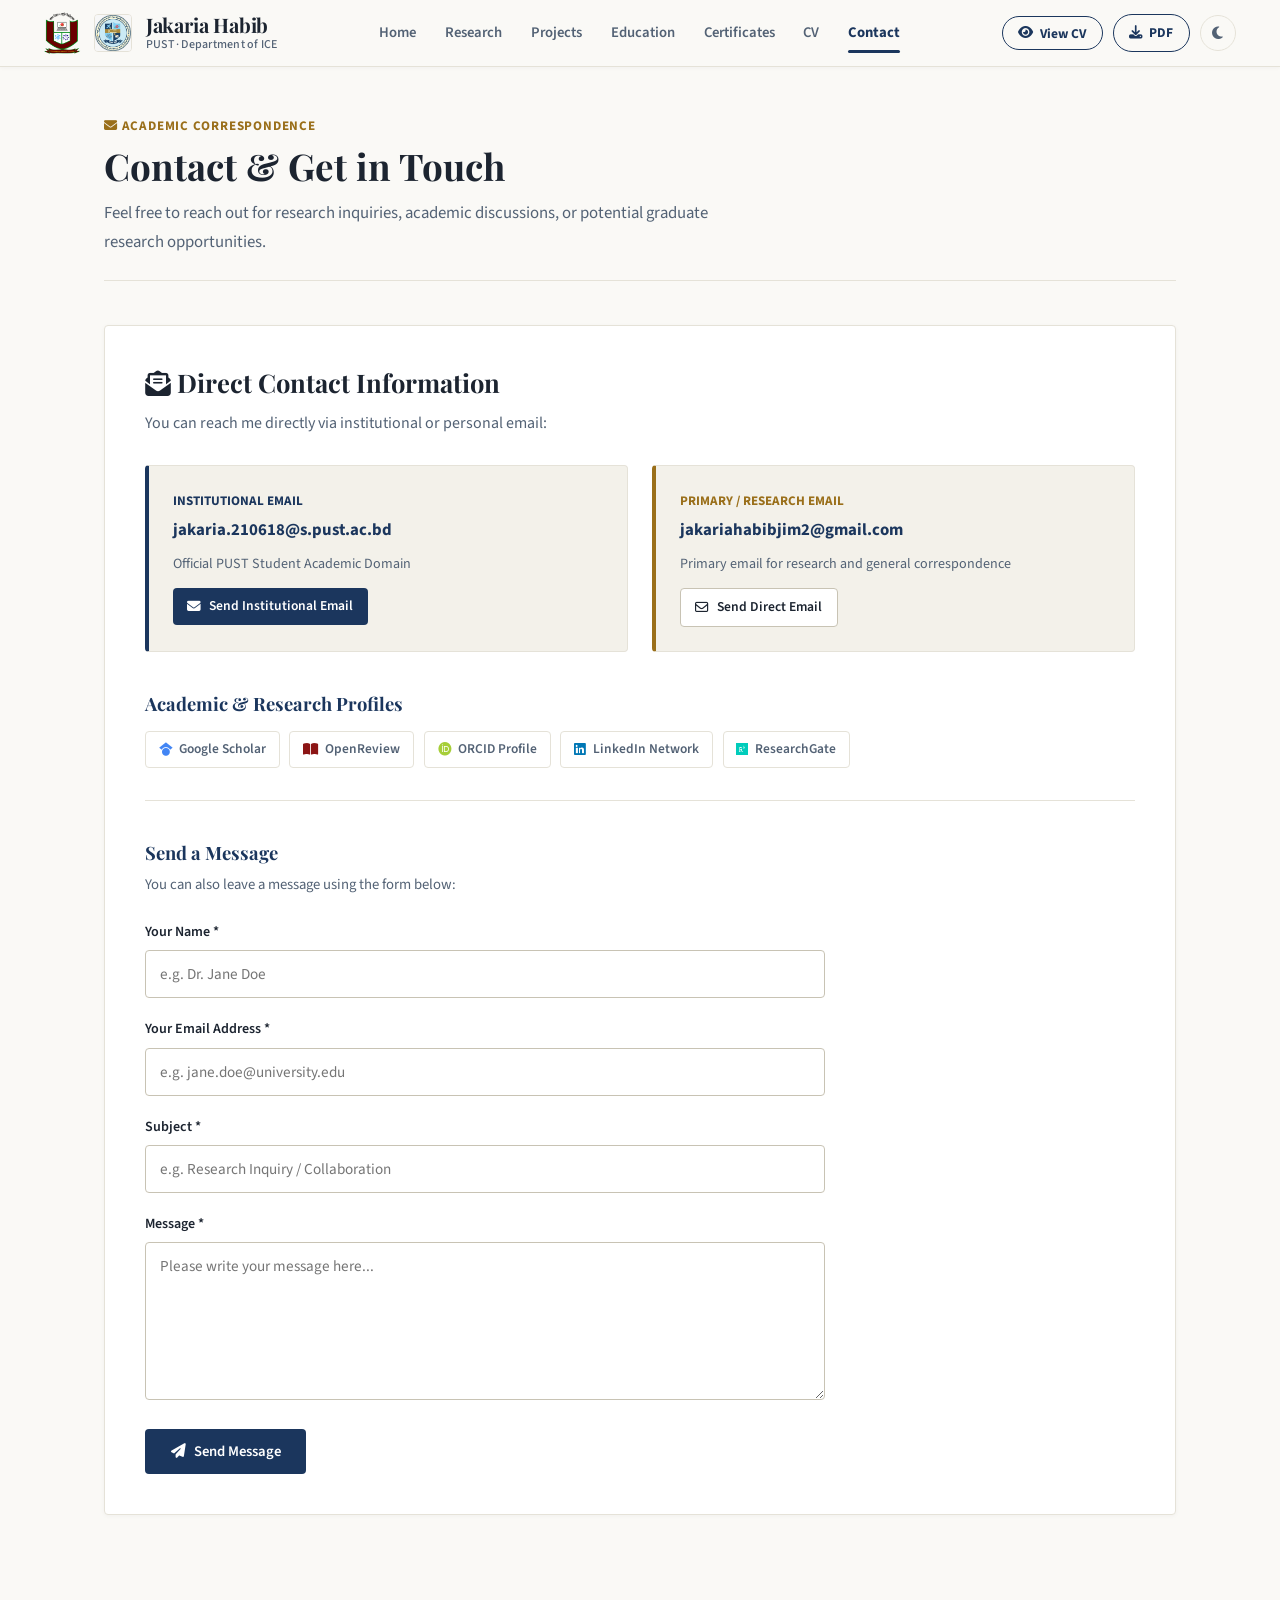
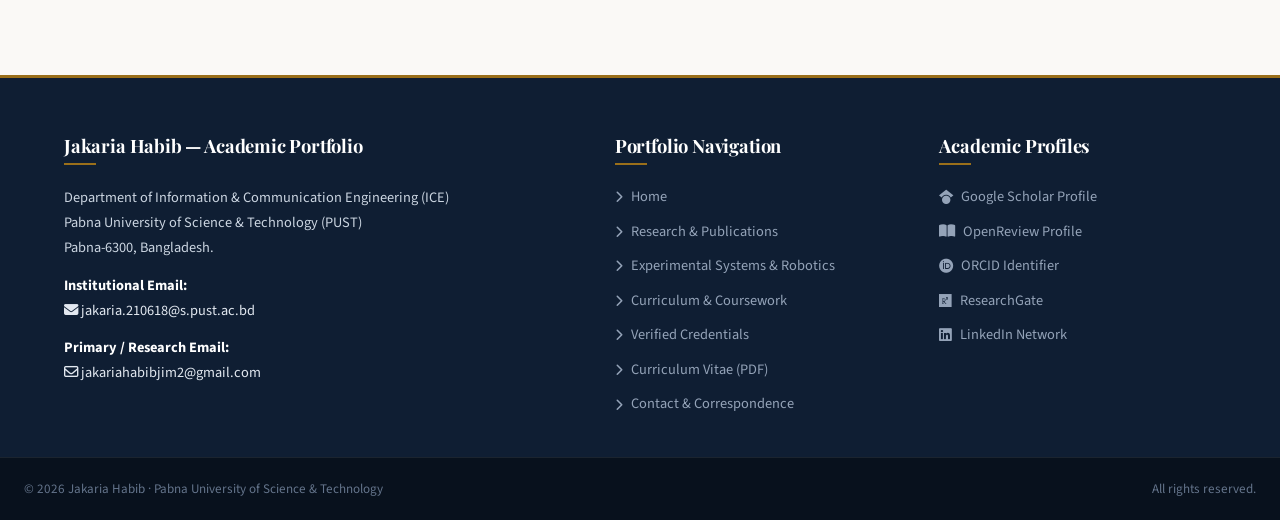
<file: contact.html>
<!DOCTYPE html>
<html lang="en">
<head>
    <meta charset="UTF-8">
    <meta name="viewport" content="width=device-width, initial-scale=1.0">
    <title>Contact &amp; Correspondence | Jakaria Habib</title>
    <meta name="description" content="Get in touch with Jakaria Habib for research inquiries, academic discussions, or potential graduate research opportunities.">
    <meta name="author" content="Jakaria Habib">

    <link rel="preconnect" href="https://fonts.googleapis.com">
    <link rel="preconnect" href="https://fonts.gstatic.com" crossorigin>
    <link href="https://fonts.googleapis.com/css2?family=Playfair+Display:ital,wght@0,500;0,600;0,700;1,400&family=Source+Sans+3:ital,wght@0,400;0,500;0,600;0,700;1,400&family=JetBrains+Mono:wght@400;500&display=swap" rel="stylesheet">
    <link rel="stylesheet" href="https://cdnjs.cloudflare.com/ajax/libs/font-awesome/6.5.1/css/all.min.css">
    <link rel="stylesheet" href="style.css?v=2.2">
    <style>
        /* Firefox & Safari critical fallback resets */
        img { max-width: 100%; height: auto; }
        .brand-pust-logo { height: 42px !important; max-height: 42px !important; width: auto !important; }
        .brand-dept-logo { width: 38px !important; height: 38px !important; max-width: 38px !important; max-height: 38px !important; object-fit: cover !important; border-radius: 4px; }
    </style>
</head>
<body>

    <!-- Academic Navigation Header -->
    <header class="site-header">
        <div class="nav-container">
            <a href="index.html" class="nav-brand">
                <img src="assets/pust_logo.png" alt="PUST Logo" class="brand-pust-logo" width="42" height="42" style="max-height: 42px; width: auto; display: block;" title="Pabna University of Science and Technology">
                <img src="assets/ice_logo.jpg" alt="ICE Dept Logo" class="brand-dept-logo" width="38" height="38" style="max-width: 38px; max-height: 38px; width: 38px; height: 38px; object-fit: cover; display: block;" title="Department of Information &amp; Communication Engineering">
                <div class="brand-text-group">
                    <span class="brand-name">Jakaria Habib</span>
                    <span class="brand-affiliation">PUST · Department of ICE</span>
                </div>
            </a>

            <ul class="nav-links">
                <li class="nav-item"><a href="index.html">Home</a></li>
                <li class="nav-item"><a href="research.html">Research</a></li>
                <li class="nav-item"><a href="projects.html">Projects</a></li>
                <li class="nav-item"><a href="education.html">Education</a></li>
                <li class="nav-item"><a href="certificates.html">Certificates</a></li>
                <li class="nav-item"><a href="cv.html">CV</a></li>
                <li class="nav-item"><a href="contact.html" class="active">Contact</a></li>
            </ul>

            <div class="nav-actions">
                <button class="btn-cv-pill btn-open-cv-modal" title="View CV Online (No Download Required)">
                    <i class="fa-solid fa-eye"></i> <span>View CV</span>
                </button>
                <a href="CV_Jakaria_Habib.pdf" class="btn-cv-pill" target="_blank" download title="Download CV (PDF)">
                    <i class="fa-solid fa-download"></i> <span>PDF</span>
                </a>
                <button id="theme-toggle" class="theme-toggle-btn" aria-label="Toggle Reading Theme" title="Toggle Academic Theme">
                    <i class="fa-solid fa-moon"></i>
                </button>
                <button id="mobile-menu-btn" class="mobile-nav-toggle" aria-label="Open Navigation Menu">
                    <i class="fa-solid fa-bars"></i>
                </button>
            </div>
        </div>
    </header>

    <main class="main-content">

        <!-- Page Header Block -->
        <div class="page-title-block">
            <div class="page-kicker">
                <i class="fa-solid fa-envelope"></i> Academic Correspondence
            </div>
            <h1 class="page-title">Contact &amp; Get in Touch</h1>
            <p class="page-subtitle">
                Feel free to reach out for research inquiries, academic discussions, or potential graduate research opportunities.
            </p>
        </div>

        <!-- Submission Status Banner -->
        <div id="submission-success-banner" style="display: none; padding: 1.25rem 1.5rem; background: #eaf6ee; border: 1px solid #3ea06f; border-left: 5px solid #1b5e39; border-radius: var(--radius-sm); margin-bottom: 2rem;">
            <div style="display: flex; align-items: flex-start; gap: 0.85rem;">
                <i class="fa-solid fa-circle-check" style="color: #1b5e39; font-size: 1.3rem; margin-top: 2px;"></i>
                <div>
                    <h3 style="font-size: 1.05rem; color: #1b5e39; margin-bottom: 0.25rem;">Message Sent Successfully</h3>
                    <p style="font-size: 0.92rem; color: #2c4234; line-height: 1.5; margin: 0;">
                        Thank you for reaching out. Your message has been received. I typically respond to academic and research correspondence within 24 to 48 hours.
                    </p>
                </div>
            </div>
        </div>

        <!-- Contact Box -->
        <div class="contact-academic-card">
            <h2><i class="fa-solid fa-envelope-open-text"></i> Direct Contact Information</h2>
            <p>
                You can reach me directly via institutional or personal email:
            </p>

            <!-- Direct Contact Methods Grid: BOTH EMAILS FEATURED -->
            <div style="display: grid; grid-template-columns: repeat(auto-fit, minmax(280px, 1fr)); gap: 1.5rem; margin-bottom: 2.5rem;">
                <!-- Institutional Email -->
                <div style="background: var(--bg-subtle); padding: 1.5rem; border-radius: var(--radius-sm); border: 1px solid var(--border-light); border-left: 4px solid var(--univ-navy);">
                    <div style="font-size: 0.82rem; font-weight: 700; color: var(--univ-navy); text-transform: uppercase; margin-bottom: 0.25rem;">Institutional Email</div>
                    <div style="font-size: 1.05rem; font-weight: 700; color: var(--text-main); margin-bottom: 0.5rem; word-break: break-all;">
                        <a href="mailto:jakaria.210618@s.pust.ac.bd">jakaria.210618@s.pust.ac.bd</a>
                    </div>
                    <div style="font-size: 0.88rem; color: var(--text-muted); margin-bottom: 0.75rem;">Official PUST Student Academic Domain</div>
                    <a href="mailto:jakaria.210618@s.pust.ac.bd" class="btn-primary-academic" style="padding: 0.45rem 0.9rem; font-size: 0.85rem;">
                        <i class="fa-solid fa-envelope"></i> Send Institutional Email
                    </a>
                </div>

                <!-- Primary / Research Email -->
                <div style="background: var(--bg-subtle); padding: 1.5rem; border-radius: var(--radius-sm); border: 1px solid var(--border-light); border-left: 4px solid var(--univ-gold);">
                    <div style="font-size: 0.82rem; font-weight: 700; color: var(--univ-gold); text-transform: uppercase; margin-bottom: 0.25rem;">Primary / Research Email</div>
                    <div style="font-size: 1.05rem; font-weight: 700; color: var(--text-main); margin-bottom: 0.5rem; word-break: break-all;">
                        <a href="mailto:jakariahabibjim2@gmail.com">jakariahabibjim2@gmail.com</a>
                    </div>
                    <div style="font-size: 0.88rem; color: var(--text-muted); margin-bottom: 0.75rem;">Primary email for research and general correspondence</div>
                    <a href="mailto:jakariahabibjim2@gmail.com" class="btn-secondary-academic" style="padding: 0.45rem 0.9rem; font-size: 0.85rem;">
                        <i class="fa-regular fa-envelope"></i> Send Direct Email
                    </a>
                </div>
            </div>

            <!-- Scholar Profile Links -->
            <div style="margin-bottom: 2.5rem; padding-bottom: 2rem; border-bottom: 1px solid var(--border-light);">
                <h3 style="font-size: 1.15rem; color: var(--univ-navy); margin-bottom: 1rem;">Academic &amp; Research Profiles</h3>
                <div class="academic-profiles">
                    <a href="https://scholar.google.com/citations?user=2GSC8CkAAAAJ" target="_blank" rel="noopener" class="profile-link">
                        <i class="fa-brands fa-google-scholar" style="color: #4285f4;"></i> Google Scholar
                    </a>
                    <a href="https://openreview.net/profile?id=~JAKARIA_HABIB1" target="_blank" rel="noopener" class="profile-link">
                        <i class="fa-solid fa-book-open" style="color: #8c1515;"></i> OpenReview
                    </a>
                    <a href="https://orcid.org/0009-0009-6954-0367" target="_blank" rel="noopener" class="profile-link">
                        <i class="fa-brands fa-orcid" style="color: #a6ce39;"></i> ORCID Profile
                    </a>
                    <a href="https://www.linkedin.com/in/jakaria-habib1/" target="_blank" rel="noopener" class="profile-link">
                        <i class="fa-brands fa-linkedin" style="color: #0077b5;"></i> LinkedIn Network
                    </a>
                    <a href="https://www.researchgate.net/profile/Jakaria-Habib-2" target="_blank" rel="noopener" class="profile-link">
                        <i class="fa-brands fa-researchgate" style="color: #00ccbb;"></i> ResearchGate
                    </a>
                </div>
            </div>

            <!-- Standard Contact Form -->
            <div>
                <h3 style="font-size: 1.15rem; color: var(--univ-navy); margin-bottom: 0.5rem;">Send a Message</h3>
                <p style="font-size: 0.92rem; color: var(--text-muted); margin-bottom: 1.5rem;">
                    You can also leave a message using the form below:
                </p>

                <form action="https://formsubmit.co/jakariahabibjim2@gmail.com" method="POST" id="contactForm" style="display: flex; flex-direction: column; gap: 1.25rem; max-width: 680px;">
                    <!-- FormSubmit Configuration Fields -->
                    <input type="hidden" name="_captcha" value="false">
                    <input type="hidden" name="_template" value="table">
                    <input type="hidden" name="_subject" id="formsubmit-subject-fallback" value="New Academic Portfolio Message - Jakaria Habib">
                    
                    <!-- Bot Spam Honeypot (Hidden) -->
                    <input type="text" name="_honey" style="display:none">

                    <div>
                        <label class="form-label" for="sender-name">Your Name *</label>
                        <input type="text" id="sender-name" name="name" required class="form-input" placeholder="e.g. Dr. Jane Doe">
                    </div>

                    <div>
                        <label class="form-label" for="sender-email">Your Email Address *</label>
                        <input type="email" id="sender-email" name="email" required class="form-input" placeholder="e.g. jane.doe@university.edu">
                    </div>

                    <div>
                        <label class="form-label" for="subject">Subject *</label>
                        <input type="text" id="subject" name="subject" required class="form-input" placeholder="e.g. Research Inquiry / Collaboration">
                    </div>

                    <div>
                        <label class="form-label" for="message">Message *</label>
                        <textarea id="message" name="message" rows="6" required class="form-textarea" placeholder="Please write your message here..."></textarea>
                    </div>

                    <button type="submit" class="btn-primary-academic" style="align-self: flex-start; padding: 0.75rem 1.6rem;">
                        <i class="fa-solid fa-paper-plane"></i> Send Message
                    </button>
                </form>
            </div>
        </div>

    </main>

    <!-- University Institutional Footer -->
    <footer class="univ-footer">
        <div class="univ-footer-container">
            <div class="footer-col">
                <h4>Jakaria Habib — Academic Portfolio</h4>
                <p>
                    Department of Information &amp; Communication Engineering (ICE)<br>
                    Pabna University of Science &amp; Technology (PUST)<br>
                    Pabna-6300, Bangladesh.
                </p>
                <p>
                    <strong style="color: #ffffff;">Institutional Email:</strong><br>
                    <a href="mailto:jakaria.210618@s.pust.ac.bd" class="footer-contact-link"><i class="fa-solid fa-envelope"></i> jakaria.210618@s.pust.ac.bd</a>
                </p>
                <p>
                    <strong style="color: #ffffff;">Primary / Research Email:</strong><br>
                    <a href="mailto:jakariahabibjim2@gmail.com" class="footer-contact-link"><i class="fa-regular fa-envelope"></i> jakariahabibjim2@gmail.com</a>
                </p>
            </div>
            <div class="footer-col">
                <h4>Portfolio Navigation</h4>
                <div class="footer-nav-list">
                    <a href="index.html"><i class="fa-solid fa-chevron-right" style="font-size: 0.75rem;"></i> Home</a>
                    <a href="research.html"><i class="fa-solid fa-chevron-right" style="font-size: 0.75rem;"></i> Research &amp; Publications</a>
                    <a href="projects.html"><i class="fa-solid fa-chevron-right" style="font-size: 0.75rem;"></i> Experimental Systems &amp; Robotics</a>
                    <a href="education.html"><i class="fa-solid fa-chevron-right" style="font-size: 0.75rem;"></i> Curriculum &amp; Coursework</a>
                    <a href="certificates.html"><i class="fa-solid fa-chevron-right" style="font-size: 0.75rem;"></i> Verified Credentials</a>
                    <a href="cv.html"><i class="fa-solid fa-chevron-right" style="font-size: 0.75rem;"></i> Curriculum Vitae (PDF)</a>
                    <a href="contact.html"><i class="fa-solid fa-chevron-right" style="font-size: 0.75rem;"></i> Contact &amp; Correspondence</a>
                </div>
            </div>
            <div class="footer-col">
                <h4>Academic Profiles</h4>
                <div class="footer-nav-list">
                    <a href="https://scholar.google.com/citations?user=2GSC8CkAAAAJ" target="_blank" rel="noopener"><i class="fa-brands fa-google-scholar"></i> Google Scholar Profile</a>
                    <a href="https://openreview.net/profile?id=~JAKARIA_HABIB1" target="_blank" rel="noopener"><i class="fa-solid fa-book-open"></i> OpenReview Profile</a>
                    <a href="https://orcid.org/0009-0009-6954-0367" target="_blank" rel="noopener"><i class="fa-brands fa-orcid"></i> ORCID Identifier</a>
                    <a href="https://www.researchgate.net/profile/Jakaria-Habib-2" target="_blank" rel="noopener"><i class="fa-brands fa-researchgate"></i> ResearchGate</a>
                    <a href="https://www.linkedin.com/in/jakaria-habib1/" target="_blank" rel="noopener"><i class="fa-brands fa-linkedin"></i> LinkedIn Network</a>
                </div>
            </div>
        </div>
        <div class="univ-bottom-bar">
            <span>&copy; 2026 Jakaria Habib · Pabna University of Science &amp; Technology</span>
            <span>All rights reserved.</span>
        </div>
    </footer>

    <!-- Interactive Client Script -->
    <script src="script.js?v=2.2"></script>

    <!-- Interactive Full-Screen CV Modal Viewer (No Download Required) -->
    <div id="cv-modal-overlay" class="cv-modal-overlay" role="dialog" aria-modal="true" aria-label="Curriculum Vitae Viewer">
        <div class="cv-modal-window">
            <div class="cv-modal-topbar">
                <div class="cv-modal-title">
                    <i class="fa-solid fa-file-lines" style="color: var(--univ-gold);"></i>
                    <span>Jakaria Habib — Curriculum Vitae</span>
                </div>
                <div class="cv-modal-actions">
                    <a href="CV_Jakaria_Habib.pdf" target="_blank" class="cv-modal-btn" title="Open in New Tab">
                        <i class="fa-solid fa-arrow-up-right-from-square"></i> Open in New Tab
                    </a>
                    <a href="CV_Jakaria_Habib.pdf" download class="cv-modal-btn" title="Download PDF File">
                        <i class="fa-solid fa-download"></i> Download PDF
                    </a>
                    <button id="cv-modal-close-btn" class="cv-modal-close" aria-label="Close CV Viewer" title="Close (Esc)">
                        <i class="fa-solid fa-xmark"></i>
                    </button>
                </div>
            </div>
            <div class="cv-modal-body">
                <iframe src="CV_Jakaria_Habib.pdf#toolbar=1" title="Jakaria Habib CV Document"></iframe>
            </div>
        </div>
    </div>

</body>
</html>
</file>
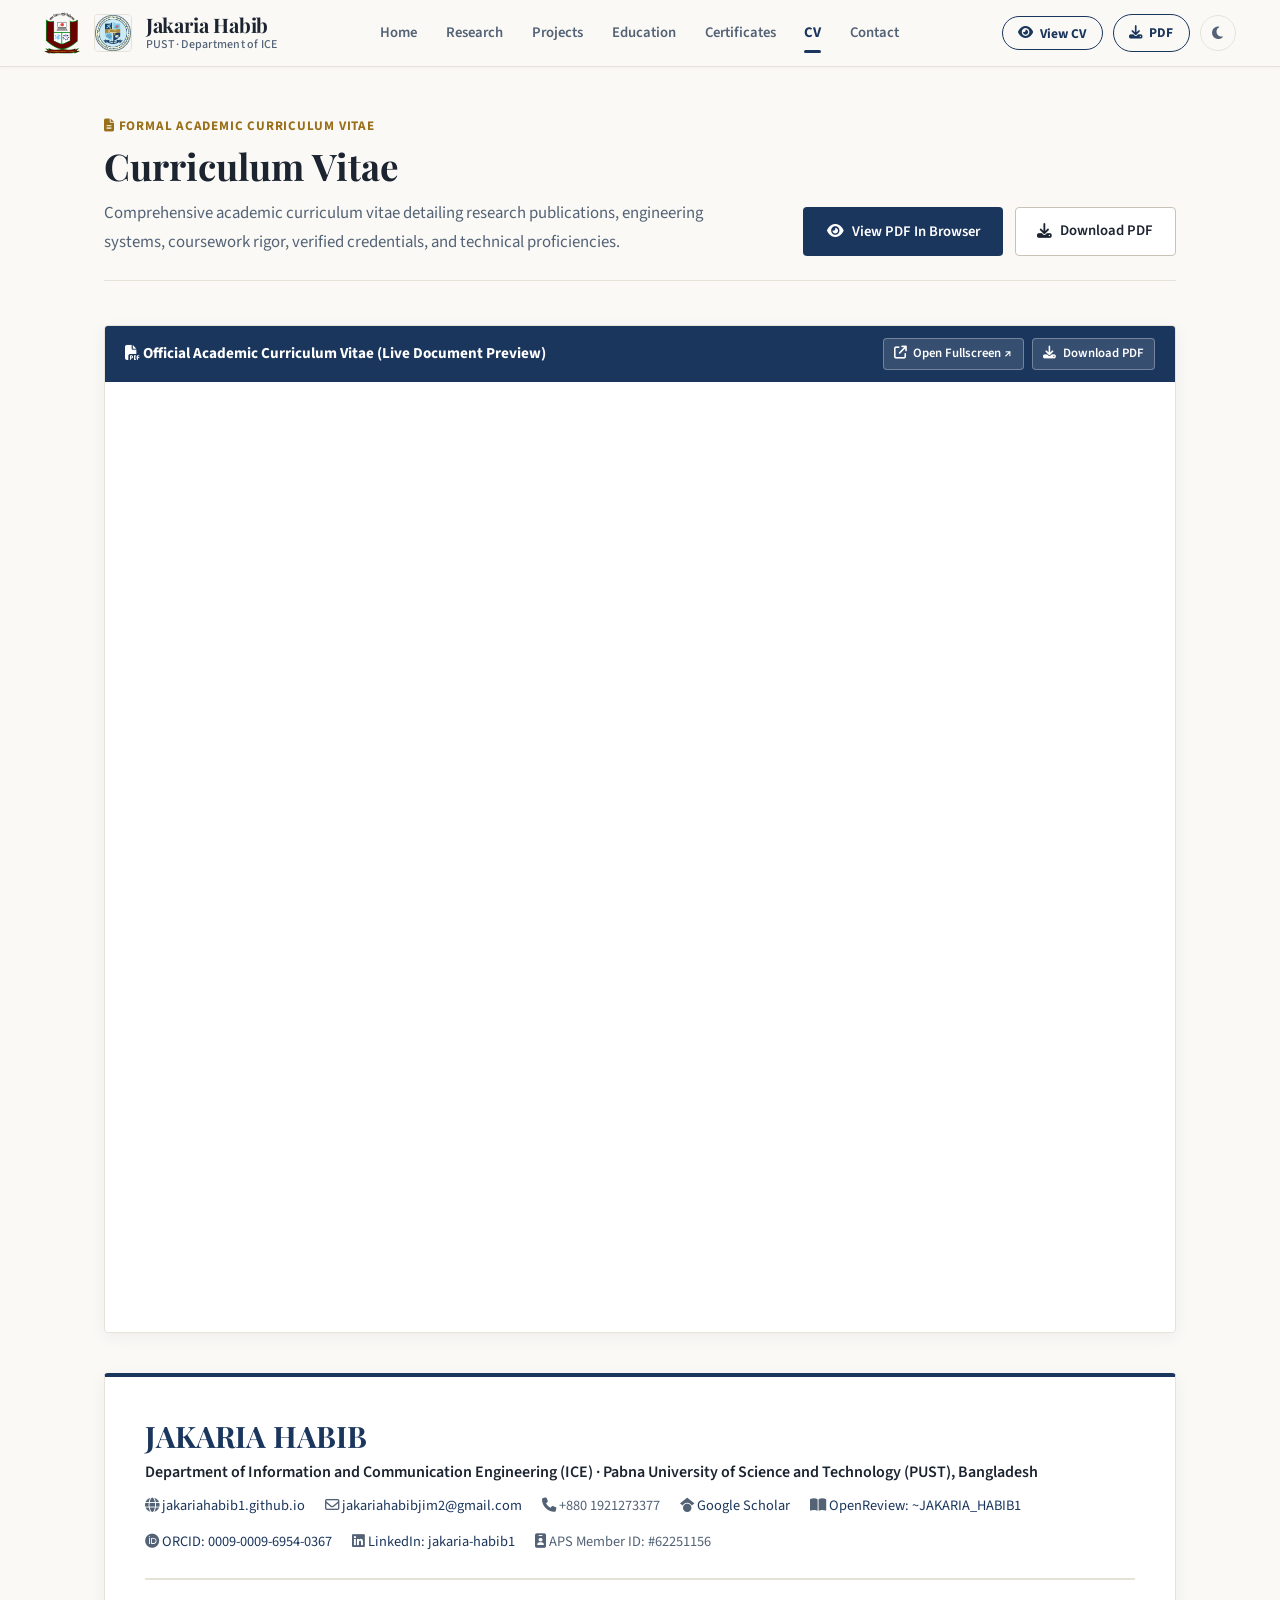
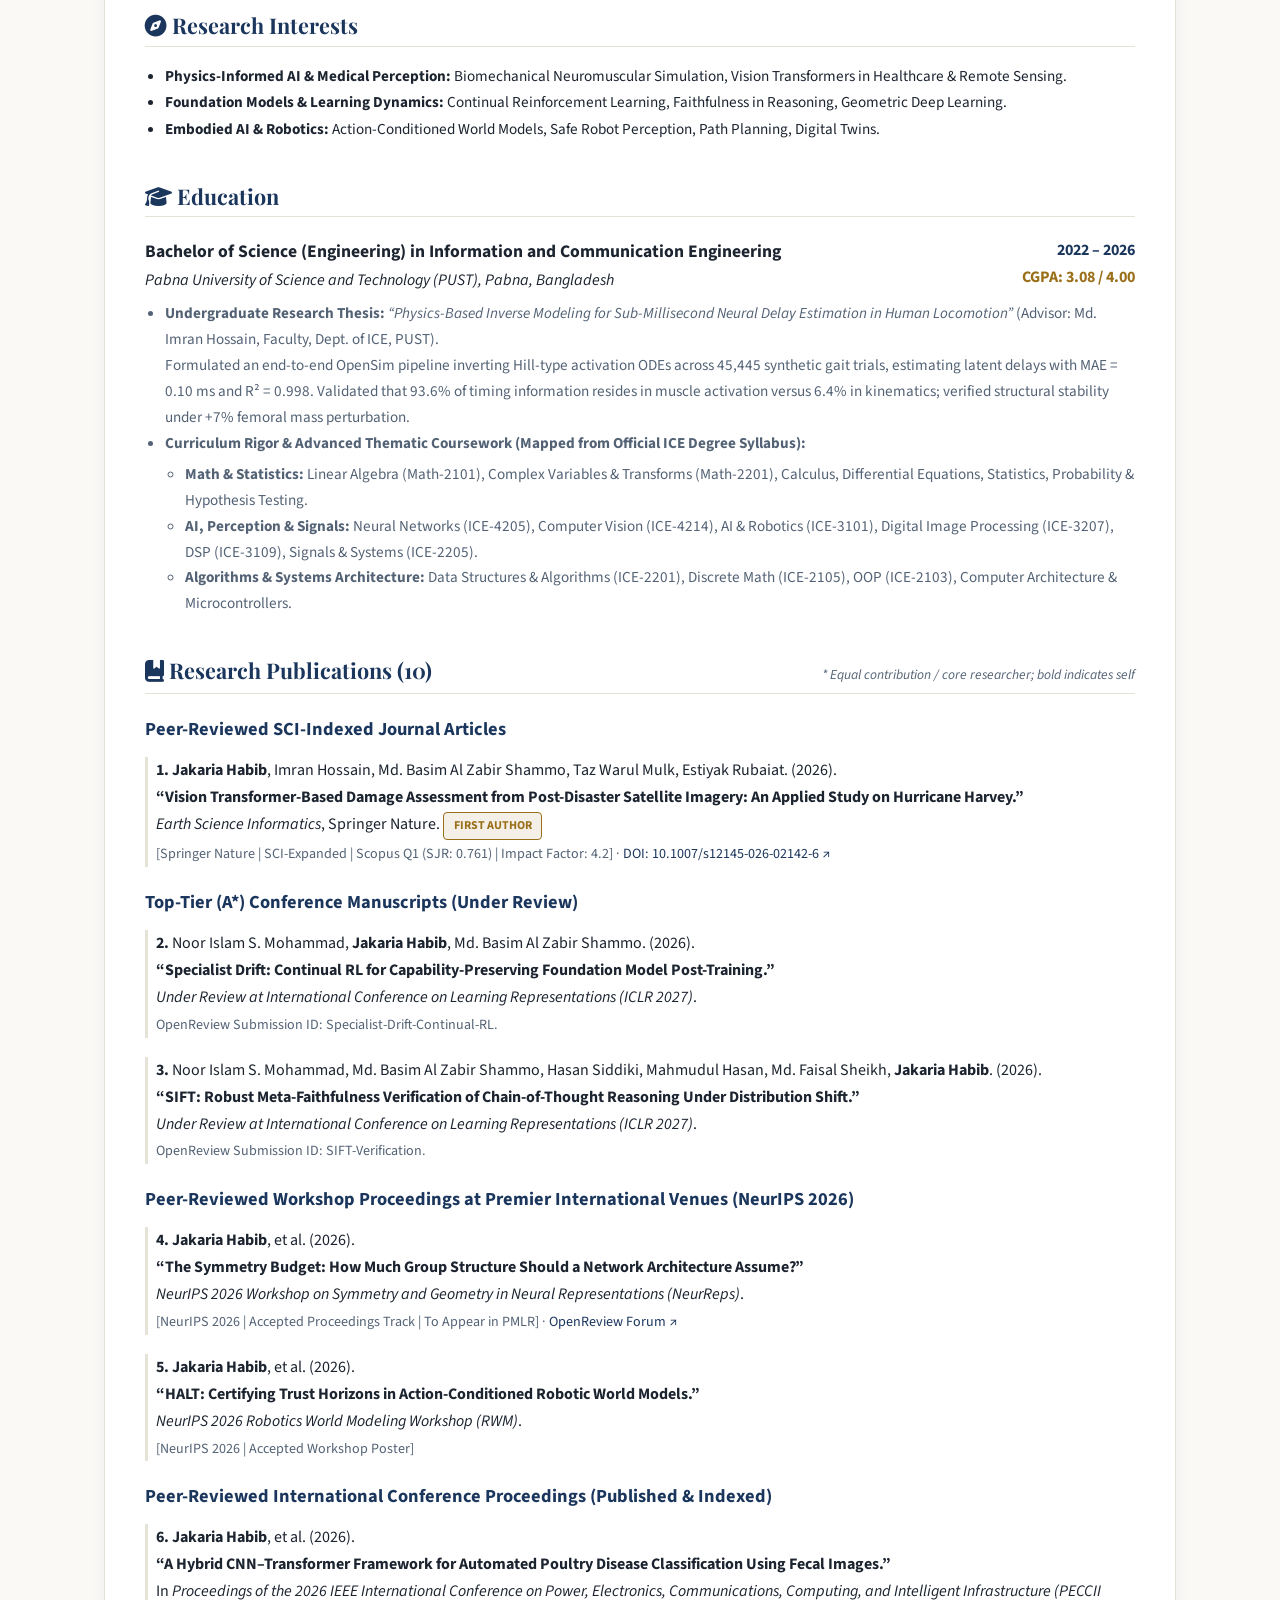
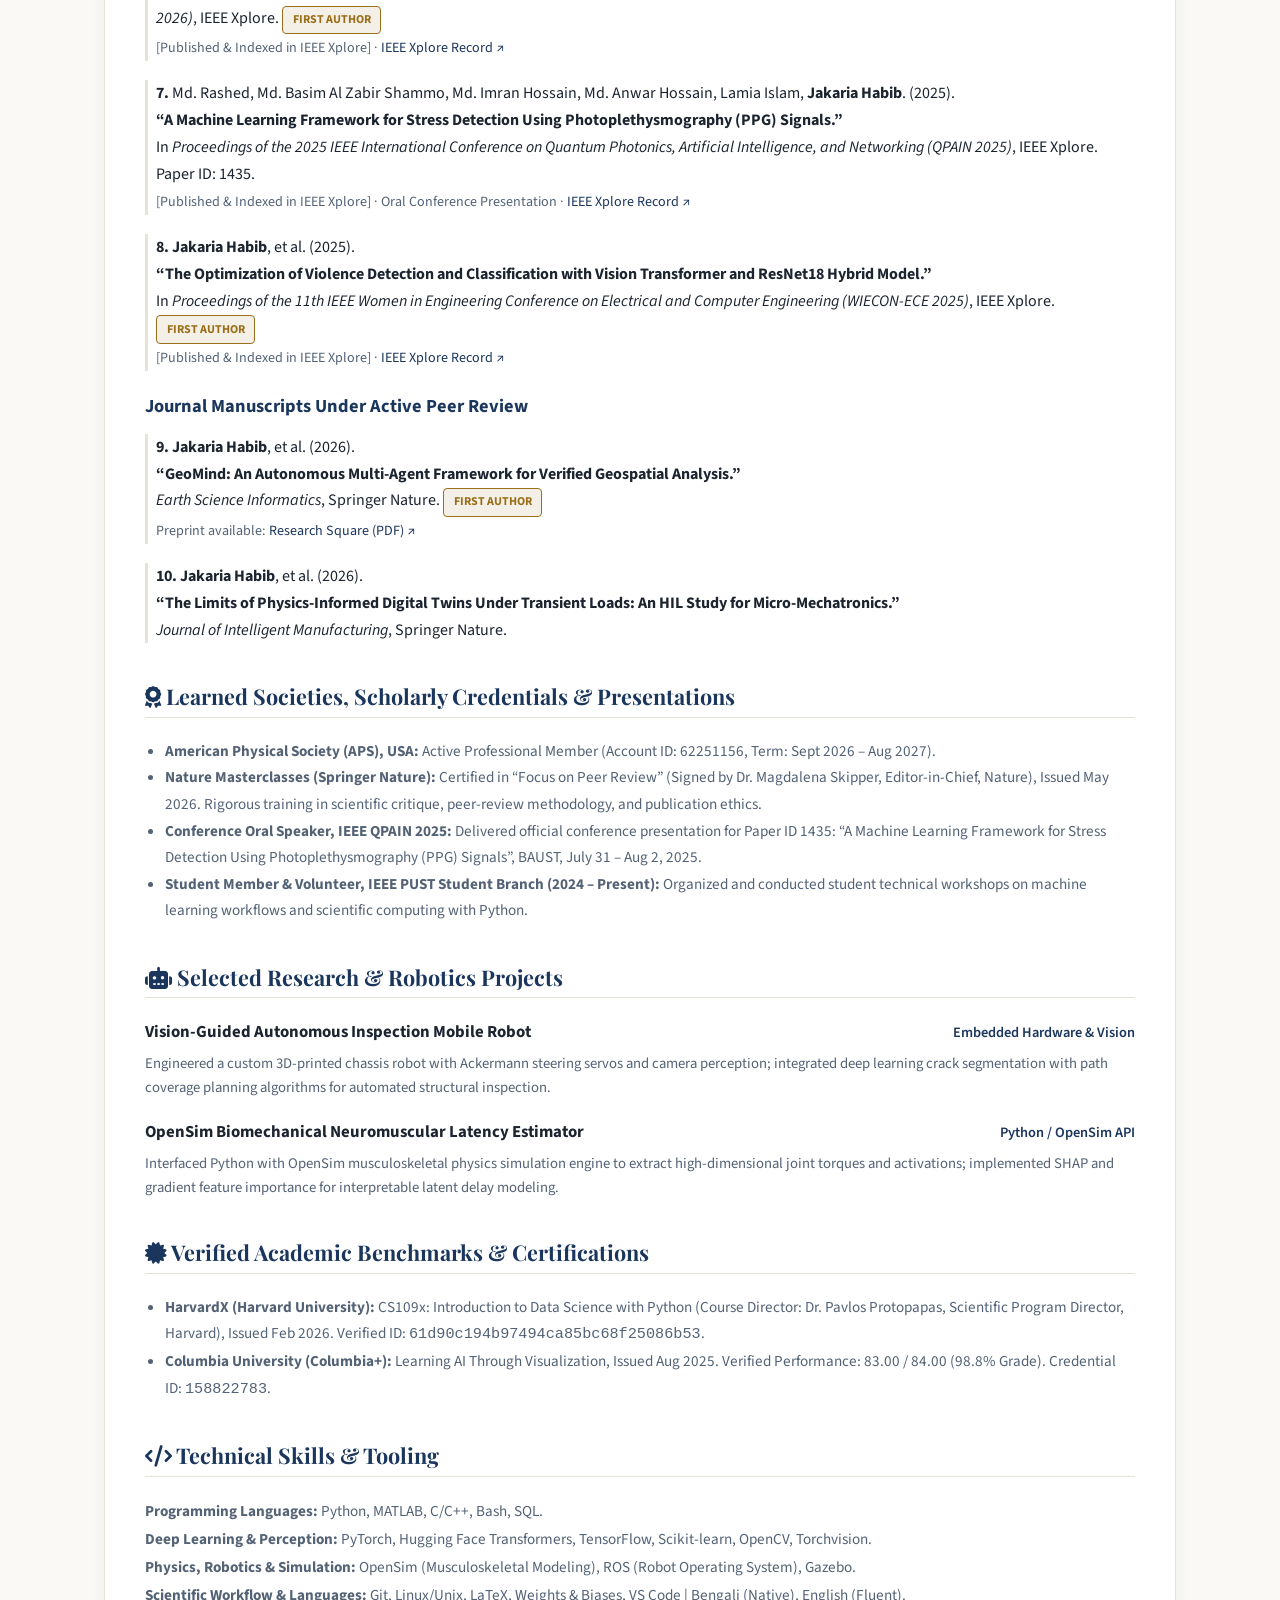
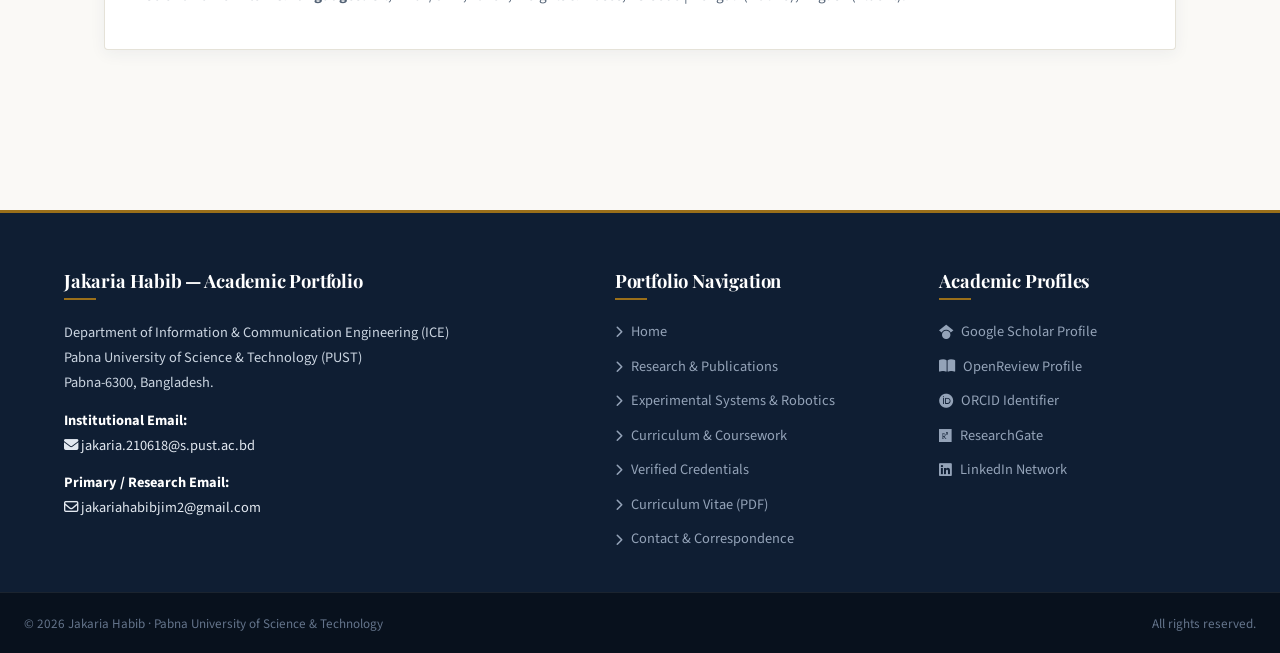
<file: cv.html>
<!DOCTYPE html>
<html lang="en">
<head>
    <meta charset="UTF-8">
    <meta name="viewport" content="width=device-width, initial-scale=1.0">
    <title>Curriculum Vitae | Jakaria Habib</title>
    <meta name="description" content="Academic Curriculum Vitae of Jakaria Habib - B.Sc. Candidate in Information & Communication Engineering, PUST. First-author Springer Nature (Scopus Q1, IF: 4.2), CGPA: 3.08 / 4.00.">
    <meta name="author" content="Jakaria Habib">

    <link rel="preconnect" href="https://fonts.googleapis.com">
    <link rel="preconnect" href="https://fonts.gstatic.com" crossorigin>
    <link href="https://fonts.googleapis.com/css2?family=Playfair+Display:ital,wght@0,500;0,600;0,700;1,400&family=Source+Sans+3:ital,wght@0,400;0,500;0,600;0,700;1,400&family=JetBrains+Mono:wght@400;500&display=swap" rel="stylesheet">
    <link rel="stylesheet" href="https://cdnjs.cloudflare.com/ajax/libs/font-awesome/6.5.1/css/all.min.css">
    <link rel="stylesheet" href="style.css?v=2.2">
    <style>
        /* Firefox & Safari critical fallback resets */
        img { max-width: 100%; height: auto; }
        .brand-pust-logo { height: 42px !important; max-height: 42px !important; width: auto !important; }
        .brand-dept-logo { width: 38px !important; height: 38px !important; max-width: 38px !important; max-height: 38px !important; object-fit: cover !important; border-radius: 4px; }
        .cv-category-title {
            font-size: 1.15rem;
            color: var(--univ-navy);
            margin: 1.25rem 0 0.75rem;
            font-weight: 700;
            display: flex;
            align-items: center;
            gap: 0.5rem;
        }
        .cv-paper-item {
            margin-bottom: 1.2rem;
            padding-left: 0.5rem;
            border-left: 3px solid var(--border-light);
            transition: var(--transition);
        }
        .cv-paper-item:hover {
            border-left-color: var(--univ-gold);
        }
    </style>
</head>
<body>

    <!-- Academic Navigation Header -->
    <header class="site-header">
        <div class="nav-container">
            <a href="index.html" class="nav-brand">
                <img src="assets/pust_logo.png" alt="PUST Logo" class="brand-pust-logo" width="42" height="42" style="max-height: 42px; width: auto; display: block;" title="Pabna University of Science and Technology">
                <img src="assets/ice_logo.jpg" alt="ICE Dept Logo" class="brand-dept-logo" width="38" height="38" style="max-width: 38px; max-height: 38px; width: 38px; height: 38px; object-fit: cover; display: block;" title="Department of Information &amp; Communication Engineering">
                <div class="brand-text-group">
                    <span class="brand-name">Jakaria Habib</span>
                    <span class="brand-affiliation">PUST · Department of ICE</span>
                </div>
            </a>

            <ul class="nav-links">
                <li class="nav-item"><a href="index.html">Home</a></li>
                <li class="nav-item"><a href="research.html">Research</a></li>
                <li class="nav-item"><a href="projects.html">Projects</a></li>
                <li class="nav-item"><a href="education.html">Education</a></li>
                <li class="nav-item"><a href="certificates.html">Certificates</a></li>
                <li class="nav-item"><a href="cv.html" class="active">CV</a></li>
                <li class="nav-item"><a href="contact.html">Contact</a></li>
            </ul>

            <div class="nav-actions">
                <button class="btn-cv-pill btn-open-cv-modal" title="View CV Online (No Download Required)">
                    <i class="fa-solid fa-eye"></i> <span>View CV</span>
                </button>
                <a href="CV_Jakaria_Habib.pdf" class="btn-cv-pill" target="_blank" download title="Download CV (PDF)">
                    <i class="fa-solid fa-download"></i> <span>PDF</span>
                </a>
                <button id="theme-toggle" class="theme-toggle-btn" aria-label="Toggle Reading Theme" title="Toggle Academic Theme">
                    <i class="fa-solid fa-moon"></i>
                </button>
                <button id="mobile-menu-btn" class="mobile-nav-toggle" aria-label="Open Navigation Menu">
                    <i class="fa-solid fa-bars"></i>
                </button>
            </div>
        </div>
    </header>

    <main class="main-content">

        <!-- Page Header Block -->
        <div class="page-title-block" style="display: flex; justify-content: space-between; align-items: flex-end; flex-wrap: wrap; gap: 1.5rem;">
            <div>
                <div class="page-kicker">
                    <i class="fa-solid fa-file-lines"></i> Formal Academic Curriculum Vitae
                </div>
                <h1 class="page-title">Curriculum Vitae</h1>
                <p class="page-subtitle">
                    Comprehensive academic curriculum vitae detailing research publications, engineering systems, coursework rigor, verified credentials, and technical proficiencies.
                </p>
            </div>
            <div style="display: flex; gap: 0.75rem; flex-wrap: wrap;">
                <button class="btn-primary-academic btn-open-cv-modal" title="Open Fullscreen Interactive Viewer">
                    <i class="fa-solid fa-eye"></i> View PDF In Browser
                </button>
                <a href="CV_Jakaria_Habib.pdf" class="btn-secondary-academic" target="_blank" download>
                    <i class="fa-solid fa-download"></i> Download PDF
                </a>
            </div>
        </div>

        <!-- Live Embedded PDF Viewer (View without Downloading) -->
        <div style="margin-bottom: 2.5rem; background: var(--bg-card); border: 1px solid var(--border-light); border-radius: var(--radius-sm); overflow: hidden; box-shadow: var(--shadow-card);">
            <div style="background: var(--univ-navy); color: #ffffff; padding: 0.75rem 1.25rem; display: flex; justify-content: space-between; align-items: center;">
                <span style="font-weight: 700; font-size: 0.95rem;"><i class="fa-solid fa-file-pdf"></i> Official Academic Curriculum Vitae (Live Document Preview)</span>
                <div style="display: flex; gap: 0.5rem;">
                    <a href="CV_Jakaria_Habib.pdf" target="_blank" class="cv-modal-btn" style="font-size: 0.8rem; padding: 0.25rem 0.65rem;">
                        <i class="fa-solid fa-arrow-up-right-from-square"></i> Open Fullscreen ↗
                    </a>
                    <a href="CV_Jakaria_Habib.pdf" download class="cv-modal-btn" style="font-size: 0.8rem; padding: 0.25rem 0.65rem;">
                        <i class="fa-solid fa-download"></i> Download PDF
                    </a>
                </div>
            </div>
            <object data="CV_Jakaria_Habib.pdf#toolbar=1" type="application/pdf" style="width: 100%; height: 950px; border: none; display: block;" title="Curriculum Vitae Live PDF">
                <iframe src="CV_Jakaria_Habib.pdf#toolbar=1" style="width: 100%; height: 950px; border: none; display: block;" title="Curriculum Vitae Live PDF">
                    <div style="padding: 2.5rem; text-align: center; background: var(--bg-subtle);">
                        <p style="font-size: 1.05rem; color: var(--text-main); margin-bottom: 1rem;">
                            <i class="fa-solid fa-file-pdf" style="color: #d9383a; font-size: 2rem; display: block; margin-bottom: 0.5rem;"></i>
                            Previewing PDF directly in this browser frame is not supported on your mobile device.
                        </p>
                        <a href="CV_Jakaria_Habib.pdf" target="_blank" class="btn-primary-academic" style="display: inline-flex; align-items: center; gap: 0.5rem;">
                            <i class="fa-solid fa-arrow-up-right-from-square"></i> Open CV Document In Browser
                        </a>
                    </div>
                </iframe>
            </object>
        </div>

        <!-- Academic CV Structure (Complete Transcript from Official CV) -->
        <div style="background: var(--bg-card); border: 1px solid var(--border-light); border-top: 4px solid var(--univ-blue); border-radius: var(--radius-sm); padding: 2.5rem; box-shadow: var(--shadow-card);">

            <!-- Header Info -->
            <div style="border-bottom: 2px solid var(--border-light); padding-bottom: 1.5rem; margin-bottom: 2rem;">
                <h2 style="font-size: 1.85rem; color: var(--univ-navy); margin: 0 0 0.35rem 0; font-family: var(--font-serif);">JAKARIA HABIB</h2>
                <div style="font-size: 1rem; color: var(--text-main); font-weight: 600; margin-bottom: 0.5rem;">
                    Department of Information and Communication Engineering (ICE) · Pabna University of Science and Technology (PUST), Bangladesh
                </div>
                <div style="display: flex; flex-wrap: wrap; gap: 0.75rem 1.25rem; font-size: 0.9rem; color: var(--text-muted);">
                    <span><i class="fa-solid fa-globe"></i> <a href="https://jakariahabib1.github.io" target="_blank" rel="noopener">jakariahabib1.github.io</a></span>
                    <span><i class="fa-regular fa-envelope"></i> <a href="mailto:jakariahabibjim2@gmail.com">jakariahabibjim2@gmail.com</a></span>
                    <span><i class="fa-solid fa-phone"></i> +880 1921273377</span>
                    <span><i class="fa-brands fa-google-scholar"></i> <a href="https://scholar.google.com/citations?user=2GSC8CkAAAAJ" target="_blank" rel="noopener">Google Scholar</a></span>
                    <span><i class="fa-solid fa-book-open"></i> <a href="https://openreview.net/profile?id=~JAKARIA_HABIB1" target="_blank" rel="noopener">OpenReview: ~JAKARIA_HABIB1</a></span>
                    <span><i class="fa-brands fa-orcid"></i> <a href="https://orcid.org/0009-0009-6954-0367" target="_blank" rel="noopener">ORCID: 0009-0009-6954-0367</a></span>
                    <span><i class="fa-brands fa-linkedin"></i> <a href="https://www.linkedin.com/in/jakaria-habib1/" target="_blank" rel="noopener">LinkedIn: jakaria-habib1</a></span>
                    <span><i class="fa-solid fa-id-badge"></i> APS Member ID: #62251156</span>
                </div>
            </div>

            <!-- Research Interests -->
            <section style="margin-bottom: 2.5rem;">
                <h2 style="font-size: 1.35rem; color: var(--univ-blue); border-bottom: 1.5px solid var(--border-light); padding-bottom: 0.4rem; margin-bottom: 1rem;">
                    <i class="fa-solid fa-compass"></i> Research Interests
                </h2>
                <ul style="padding-left: 1.25rem; color: var(--text-main); font-size: 0.95rem; line-height: 1.75; list-style: disc;">
                    <li><strong>Physics-Informed AI &amp; Medical Perception:</strong> Biomechanical Neuromuscular Simulation, Vision Transformers in Healthcare &amp; Remote Sensing.</li>
                    <li><strong>Foundation Models &amp; Learning Dynamics:</strong> Continual Reinforcement Learning, Faithfulness in Reasoning, Geometric Deep Learning.</li>
                    <li><strong>Embodied AI &amp; Robotics:</strong> Action-Conditioned World Models, Safe Robot Perception, Path Planning, Digital Twins.</li>
                </ul>
            </section>

            <!-- 1. Education -->
            <section style="margin-bottom: 2.5rem;">
                <h2 style="font-size: 1.35rem; color: var(--univ-blue); border-bottom: 1.5px solid var(--border-light); padding-bottom: 0.4rem; margin-bottom: 1.25rem;">
                    <i class="fa-solid fa-graduation-cap"></i> Education
                </h2>
                <div style="display: flex; justify-content: space-between; align-items: flex-start; flex-wrap: wrap; margin-bottom: 0.5rem; gap: 0.5rem;">
                    <div>
                        <strong style="font-size: 1.1rem; color: var(--text-main);">Bachelor of Science (Engineering) in Information and Communication Engineering</strong><br>
                        <em>Pabna University of Science and Technology (PUST), Pabna, Bangladesh</em>
                    </div>
                    <div style="text-align: right;">
                        <span style="font-weight: 700; color: var(--univ-navy);">2022 – 2026</span><br>
                        <span style="font-weight: 700; color: var(--univ-gold); font-size: 1rem;">CGPA: 3.08 / 4.00</span>
                    </div>
                </div>
                <ul style="padding-left: 1.25rem; color: var(--text-muted); font-size: 0.95rem; line-height: 1.7; list-style: disc;">
                    <li>
                        <strong>Undergraduate Research Thesis:</strong> <em>“Physics-Based Inverse Modeling for Sub-Millisecond Neural Delay Estimation in Human Locomotion”</em> (Advisor: Md. Imran Hossain, Faculty, Dept. of ICE, PUST).<br>
                        Formulated an end-to-end OpenSim pipeline inverting Hill-type activation ODEs across 45,445 synthetic gait trials, estimating latent delays with MAE = 0.10 ms and R² = 0.998. Validated that 93.6% of timing information resides in muscle activation versus 6.4% in kinematics; verified structural stability under +7% femoral mass perturbation.
                    </li>
                    <li>
                        <strong>Curriculum Rigor &amp; Advanced Thematic Coursework (Mapped from Official ICE Degree Syllabus):</strong>
                        <ul style="padding-left: 1.25rem; margin-top: 0.35rem; list-style: circle;">
                            <li><strong>Math &amp; Statistics:</strong> Linear Algebra (Math-2101), Complex Variables &amp; Transforms (Math-2201), Calculus, Differential Equations, Statistics, Probability &amp; Hypothesis Testing.</li>
                            <li><strong>AI, Perception &amp; Signals:</strong> Neural Networks (ICE-4205), Computer Vision (ICE-4214), AI &amp; Robotics (ICE-3101), Digital Image Processing (ICE-3207), DSP (ICE-3109), Signals &amp; Systems (ICE-2205).</li>
                            <li><strong>Algorithms &amp; Systems Architecture:</strong> Data Structures &amp; Algorithms (ICE-2201), Discrete Math (ICE-2105), OOP (ICE-2103), Computer Architecture &amp; Microcontrollers.</li>
                        </ul>
                    </li>
                </ul>
            </section>

            <!-- 2. Research Publications (All 10 verified papers in 5 distinct categories) -->
            <section style="margin-bottom: 2.5rem;">
                <div style="display: flex; justify-content: space-between; align-items: baseline; flex-wrap: wrap; border-bottom: 1.5px solid var(--border-light); padding-bottom: 0.4rem; margin-bottom: 1.25rem;">
                    <h2 style="font-size: 1.35rem; color: var(--univ-blue); margin: 0;">
                        <i class="fa-solid fa-book-bookmark"></i> Research Publications (10)
                    </h2>
                    <span style="font-size: 0.85rem; color: var(--text-muted); font-style: italic;">* Equal contribution / core researcher; bold indicates self</span>
                </div>

                <!-- Category 1: Peer-Reviewed SCI-Indexed Journal Articles -->
                <div class="cv-category-title">
                    Peer-Reviewed SCI-Indexed Journal Articles
                </div>
                <div class="cv-paper-item">
                    <strong style="color: var(--text-main); font-size: 1rem;">1. Jakaria Habib</strong>, Imran Hossain, Md. Basim Al Zabir Shammo, Taz Warul Mulk, Estiyak Rubaiat. (2026).<br>
                    <strong>“Vision Transformer-Based Damage Assessment from Post-Disaster Satellite Imagery: An Applied Study on Hurricane Harvey.”</strong><br>
                    <em>Earth Science Informatics</em>, Springer Nature. <span class="badge-first-author">First Author</span><br>
                    <span style="font-size: 0.88rem; color: var(--text-muted);">[Springer Nature | SCI-Expanded | Scopus Q1 (SJR: 0.761) | Impact Factor: 4.2] · <a href="https://link.springer.com/article/10.1007/s12145-026-02142-6" target="_blank" rel="noopener">DOI: 10.1007/s12145-026-02142-6 ↗</a></span>
                </div>

                <!-- Category 2: Top-Tier (A*) Conference Manuscripts -->
                <div class="cv-category-title">
                    Top-Tier (A*) Conference Manuscripts (Under Review)
                </div>
                <div class="cv-paper-item">
                    <strong style="color: var(--text-main); font-size: 1rem;">2.</strong> Noor Islam S. Mohammad, <strong>Jakaria Habib</strong>, Md. Basim Al Zabir Shammo. (2026).<br>
                    <strong>“Specialist Drift: Continual RL for Capability-Preserving Foundation Model Post-Training.”</strong><br>
                    <em>Under Review at International Conference on Learning Representations (ICLR 2027)</em>.<br>
                    <span style="font-size: 0.88rem; color: var(--text-muted);">OpenReview Submission ID: Specialist-Drift-Continual-RL.</span>
                </div>
                <div class="cv-paper-item">
                    <strong style="color: var(--text-main); font-size: 1rem;">3.</strong> Noor Islam S. Mohammad, Md. Basim Al Zabir Shammo, Hasan Siddiki, Mahmudul Hasan, Md. Faisal Sheikh, <strong>Jakaria Habib</strong>. (2026).<br>
                    <strong>“SIFT: Robust Meta-Faithfulness Verification of Chain-of-Thought Reasoning Under Distribution Shift.”</strong><br>
                    <em>Under Review at International Conference on Learning Representations (ICLR 2027)</em>.<br>
                    <span style="font-size: 0.88rem; color: var(--text-muted);">OpenReview Submission ID: SIFT-Verification.</span>
                </div>

                <!-- Category 3: Peer-Reviewed Workshop Proceedings at Premier International Venues (NeurIPS 2026) -->
                <div class="cv-category-title">
                    Peer-Reviewed Workshop Proceedings at Premier International Venues (NeurIPS 2026)
                </div>
                <div class="cv-paper-item">
                    <strong style="color: var(--text-main); font-size: 1rem;">4. Jakaria Habib</strong>, et al. (2026).<br>
                    <strong>“The Symmetry Budget: How Much Group Structure Should a Network Architecture Assume?”</strong><br>
                    <em>NeurIPS 2026 Workshop on Symmetry and Geometry in Neural Representations (NeurReps)</em>.<br>
                    <span style="font-size: 0.88rem; color: var(--text-muted);">[NeurIPS 2026 | Accepted Proceedings Track | To Appear in PMLR] · <a href="https://openreview.net/forum?id=anU8qWr9og" target="_blank" rel="noopener">OpenReview Forum ↗</a></span>
                </div>
                <div class="cv-paper-item">
                    <strong style="color: var(--text-main); font-size: 1rem;">5. Jakaria Habib</strong>, et al. (2026).<br>
                    <strong>“HALT: Certifying Trust Horizons in Action-Conditioned Robotic World Models.”</strong><br>
                    <em>NeurIPS 2026 Robotics World Modeling Workshop (RWM)</em>.<br>
                    <span style="font-size: 0.88rem; color: var(--text-muted);">[NeurIPS 2026 | Accepted Workshop Poster]</span>
                </div>

                <!-- Category 4: Peer-Reviewed International Conference Proceedings (Published & Indexed) -->
                <div class="cv-category-title">
                    Peer-Reviewed International Conference Proceedings (Published &amp; Indexed)
                </div>
                <div class="cv-paper-item">
                    <strong style="color: var(--text-main); font-size: 1rem;">6. Jakaria Habib</strong>, et al. (2026).<br>
                    <strong>“A Hybrid CNN–Transformer Framework for Automated Poultry Disease Classification Using Fecal Images.”</strong><br>
                    In <em>Proceedings of the 2026 IEEE International Conference on Power, Electronics, Communications, Computing, and Intelligent Infrastructure (PECCII 2026)</em>, IEEE Xplore. <span class="badge-first-author">First Author</span><br>
                    <span style="font-size: 0.88rem; color: var(--text-muted);">[Published &amp; Indexed in IEEE Xplore] · <a href="https://ieeexplore.ieee.org/abstract/document/11661870" target="_blank" rel="noopener">IEEE Xplore Record ↗</a></span>
                </div>
                <div class="cv-paper-item">
                    <strong style="color: var(--text-main); font-size: 1rem;">7.</strong> Md. Rashed, Md. Basim Al Zabir Shammo, Md. Imran Hossain, Md. Anwar Hossain, Lamia Islam, <strong>Jakaria Habib</strong>. (2025).<br>
                    <strong>“A Machine Learning Framework for Stress Detection Using Photoplethysmography (PPG) Signals.”</strong><br>
                    In <em>Proceedings of the 2025 IEEE International Conference on Quantum Photonics, Artificial Intelligence, and Networking (QPAIN 2025)</em>, IEEE Xplore. Paper ID: 1435.<br>
                    <span style="font-size: 0.88rem; color: var(--text-muted);">[Published &amp; Indexed in IEEE Xplore] · Oral Conference Presentation · <a href="https://ieeexplore.ieee.org/abstract/document/11171913" target="_blank" rel="noopener">IEEE Xplore Record ↗</a></span>
                </div>
                <div class="cv-paper-item">
                    <strong style="color: var(--text-main); font-size: 1rem;">8. Jakaria Habib</strong>, et al. (2025).<br>
                    <strong>“The Optimization of Violence Detection and Classification with Vision Transformer and ResNet18 Hybrid Model.”</strong><br>
                    In <em>Proceedings of the 11th IEEE Women in Engineering Conference on Electrical and Computer Engineering (WIECON-ECE 2025)</em>, IEEE Xplore. <span class="badge-first-author">First Author</span><br>
                    <span style="font-size: 0.88rem; color: var(--text-muted);">[Published &amp; Indexed in IEEE Xplore] · <a href="https://ieeexplore.ieee.org/abstract/document/11526421" target="_blank" rel="noopener">IEEE Xplore Record ↗</a></span>
                </div>

                <!-- Category 5: Journal Manuscripts Under Active Peer Review -->
                <div class="cv-category-title">
                    Journal Manuscripts Under Active Peer Review
                </div>
                <div class="cv-paper-item">
                    <strong style="color: var(--text-main); font-size: 1rem;">9. Jakaria Habib</strong>, et al. (2026).<br>
                    <strong>“GeoMind: An Autonomous Multi-Agent Framework for Verified Geospatial Analysis.”</strong><br>
                    <em>Earth Science Informatics</em>, Springer Nature. <span class="badge-first-author">First Author</span><br>
                    <span style="font-size: 0.88rem; color: var(--text-muted);">Preprint available: <a href="https://assets-eu.researchsquare.com/files/rs-10034367/v1/cc97377b-ff1b-4ddb-b034-70ffe7101400.pdf" target="_blank" rel="noopener">Research Square (PDF) ↗</a></span>
                </div>
                <div class="cv-paper-item">
                    <strong style="color: var(--text-main); font-size: 1rem;">10. Jakaria Habib</strong>, et al. (2026).<br>
                    <strong>“The Limits of Physics-Informed Digital Twins Under Transient Loads: An HIL Study for Micro-Mechatronics.”</strong><br>
                    <em>Journal of Intelligent Manufacturing</em>, Springer Nature.
                </div>
            </section>

            <!-- 3. Learned Societies, Scholarly Credentials & Presentations -->
            <section style="margin-bottom: 2.5rem;">
                <h2 style="font-size: 1.35rem; color: var(--univ-blue); border-bottom: 1.5px solid var(--border-light); padding-bottom: 0.4rem; margin-bottom: 1.25rem;">
                    <i class="fa-solid fa-award"></i> Learned Societies, Scholarly Credentials &amp; Presentations
                </h2>
                <ul style="padding-left: 1.25rem; color: var(--text-muted); font-size: 0.95rem; line-height: 1.75; list-style: disc;">
                    <li><strong>American Physical Society (APS), USA:</strong> Active Professional Member (Account ID: 62251156, Term: Sept 2026 – Aug 2027).</li>
                    <li><strong>Nature Masterclasses (Springer Nature):</strong> Certified in “Focus on Peer Review” (Signed by Dr. Magdalena Skipper, Editor-in-Chief, Nature), Issued May 2026. Rigorous training in scientific critique, peer-review methodology, and publication ethics.</li>
                    <li><strong>Conference Oral Speaker, IEEE QPAIN 2025:</strong> Delivered official conference presentation for Paper ID 1435: “A Machine Learning Framework for Stress Detection Using Photoplethysmography (PPG) Signals”, BAUST, July 31 – Aug 2, 2025.</li>
                    <li><strong>Student Member &amp; Volunteer, IEEE PUST Student Branch (2024 – Present):</strong> Organized and conducted student technical workshops on machine learning workflows and scientific computing with Python.</li>
                </ul>
            </section>

            <!-- 4. Selected Research & Robotics Projects -->
            <section style="margin-bottom: 2.5rem;">
                <h2 style="font-size: 1.35rem; color: var(--univ-blue); border-bottom: 1.5px solid var(--border-light); padding-bottom: 0.4rem; margin-bottom: 1.25rem;">
                    <i class="fa-solid fa-robot"></i> Selected Research &amp; Robotics Projects
                </h2>
                <div style="margin-bottom: 1.2rem;">
                    <div style="display: flex; justify-content: space-between; align-items: baseline; flex-wrap: wrap;">
                        <strong style="color: var(--text-main); font-size: 1.05rem;">Vision-Guided Autonomous Inspection Mobile Robot</strong>
                        <span style="font-weight: 600; color: var(--univ-navy); font-size: 0.9rem;">Embedded Hardware &amp; Vision</span>
                    </div>
                    <p style="font-size: 0.92rem; color: var(--text-muted); margin: 0.35rem 0 0 0; line-height: 1.6;">
                        Engineered a custom 3D-printed chassis robot with Ackermann steering servos and camera perception; integrated deep learning crack segmentation with path coverage planning algorithms for automated structural inspection.
                    </p>
                </div>
                <div style="margin-bottom: 1.2rem;">
                    <div style="display: flex; justify-content: space-between; align-items: baseline; flex-wrap: wrap;">
                        <strong style="color: var(--text-main); font-size: 1.05rem;">OpenSim Biomechanical Neuromuscular Latency Estimator</strong>
                        <span style="font-weight: 600; color: var(--univ-navy); font-size: 0.9rem;">Python / OpenSim API</span>
                    </div>
                    <p style="font-size: 0.92rem; color: var(--text-muted); margin: 0.35rem 0 0 0; line-height: 1.6;">
                        Interfaced Python with OpenSim musculoskeletal physics simulation engine to extract high-dimensional joint torques and activations; implemented SHAP and gradient feature importance for interpretable latent delay modeling.
                    </p>
                </div>
            </section>

            <!-- 5. Verified Academic Benchmarks & Certifications -->
            <section style="margin-bottom: 2.5rem;">
                <h2 style="font-size: 1.35rem; color: var(--univ-blue); border-bottom: 1.5px solid var(--border-light); padding-bottom: 0.4rem; margin-bottom: 1.25rem;">
                    <i class="fa-solid fa-certificate"></i> Verified Academic Benchmarks &amp; Certifications
                </h2>
                <ul style="padding-left: 1.25rem; color: var(--text-muted); font-size: 0.95rem; line-height: 1.75; list-style: disc;">
                    <li><strong>HarvardX (Harvard University):</strong> CS109x: Introduction to Data Science with Python (Course Director: Dr. Pavlos Protopapas, Scientific Program Director, Harvard), Issued Feb 2026. Verified ID: <code>61d90c194b97494ca85bc68f25086b53</code>.</li>
                    <li><strong>Columbia University (Columbia+):</strong> Learning AI Through Visualization, Issued Aug 2025. Verified Performance: 83.00 / 84.00 (98.8% Grade). Credential ID: <code>158822783</code>.</li>
                </ul>
            </section>

            <!-- 6. Technical Skills & Tooling -->
            <section>
                <h2 style="font-size: 1.35rem; color: var(--univ-blue); border-bottom: 1.5px solid var(--border-light); padding-bottom: 0.4rem; margin-bottom: 1.25rem;">
                    <i class="fa-solid fa-code"></i> Technical Skills &amp; Tooling
                </h2>
                <div style="font-size: 0.95rem; line-height: 1.85; color: var(--text-muted);">
                    <p><strong>Programming Languages:</strong> Python, MATLAB, C/C++, Bash, SQL.</p>
                    <p><strong>Deep Learning &amp; Perception:</strong> PyTorch, Hugging Face Transformers, TensorFlow, Scikit-learn, OpenCV, Torchvision.</p>
                    <p><strong>Physics, Robotics &amp; Simulation:</strong> OpenSim (Musculoskeletal Modeling), ROS (Robot Operating System), Gazebo.</p>
                    <p><strong>Scientific Workflow &amp; Languages:</strong> Git, Linux/Unix, LaTeX, Weights &amp; Biases, VS Code | Bengali (Native), English (Fluent).</p>
                </div>
            </section>

        </div>

    </main>

    <!-- University Institutional Footer -->
    <footer class="univ-footer">
        <div class="univ-footer-container">
            <div class="footer-col">
                <h4>Jakaria Habib — Academic Portfolio</h4>
                <p>
                    Department of Information &amp; Communication Engineering (ICE)<br>
                    Pabna University of Science &amp; Technology (PUST)<br>
                    Pabna-6300, Bangladesh.
                </p>
                <p>
                    <strong style="color: #ffffff;">Institutional Email:</strong><br>
                    <a href="mailto:jakaria.210618@s.pust.ac.bd" class="footer-contact-link"><i class="fa-solid fa-envelope"></i> jakaria.210618@s.pust.ac.bd</a>
                </p>
                <p>
                    <strong style="color: #ffffff;">Primary / Research Email:</strong><br>
                    <a href="mailto:jakariahabibjim2@gmail.com" class="footer-contact-link"><i class="fa-regular fa-envelope"></i> jakariahabibjim2@gmail.com</a>
                </p>
            </div>
            <div class="footer-col">
                <h4>Portfolio Navigation</h4>
                <div class="footer-nav-list">
                    <a href="index.html"><i class="fa-solid fa-chevron-right" style="font-size: 0.75rem;"></i> Home</a>
                    <a href="research.html"><i class="fa-solid fa-chevron-right" style="font-size: 0.75rem;"></i> Research &amp; Publications</a>
                    <a href="projects.html"><i class="fa-solid fa-chevron-right" style="font-size: 0.75rem;"></i> Experimental Systems &amp; Robotics</a>
                    <a href="education.html"><i class="fa-solid fa-chevron-right" style="font-size: 0.75rem;"></i> Curriculum &amp; Coursework</a>
                    <a href="certificates.html"><i class="fa-solid fa-chevron-right" style="font-size: 0.75rem;"></i> Verified Credentials</a>
                    <a href="cv.html"><i class="fa-solid fa-chevron-right" style="font-size: 0.75rem;"></i> Curriculum Vitae (PDF)</a>
                    <a href="contact.html"><i class="fa-solid fa-chevron-right" style="font-size: 0.75rem;"></i> Contact &amp; Correspondence</a>
                </div>
            </div>
            <div class="footer-col">
                <h4>Academic Profiles</h4>
                <div class="footer-nav-list">
                    <a href="https://scholar.google.com/citations?user=2GSC8CkAAAAJ" target="_blank" rel="noopener"><i class="fa-brands fa-google-scholar"></i> Google Scholar Profile</a>
                    <a href="https://openreview.net/profile?id=~JAKARIA_HABIB1" target="_blank" rel="noopener"><i class="fa-solid fa-book-open"></i> OpenReview Profile</a>
                    <a href="https://orcid.org/0009-0009-6954-0367" target="_blank" rel="noopener"><i class="fa-brands fa-orcid"></i> ORCID Identifier</a>
                    <a href="https://www.researchgate.net/profile/Jakaria-Habib-2" target="_blank" rel="noopener"><i class="fa-brands fa-researchgate"></i> ResearchGate</a>
                    <a href="https://www.linkedin.com/in/jakaria-habib1/" target="_blank" rel="noopener"><i class="fa-brands fa-linkedin"></i> LinkedIn Network</a>
                </div>
            </div>
        </div>
        <div class="univ-bottom-bar">
            <span>&copy; 2026 Jakaria Habib · Pabna University of Science &amp; Technology</span>
            <span>All rights reserved.</span>
        </div>
    </footer>

    <!-- Interactive Client Script -->
    <script src="script.js?v=2.2"></script>

    <!-- Interactive Full-Screen CV Modal Viewer (No Download Required) -->
    <div id="cv-modal-overlay" class="cv-modal-overlay" role="dialog" aria-modal="true" aria-label="Curriculum Vitae Viewer">
        <div class="cv-modal-window">
            <div class="cv-modal-topbar">
                <div class="cv-modal-title">
                    <i class="fa-solid fa-file-lines" style="color: var(--univ-gold);"></i>
                    <span>Jakaria Habib — Curriculum Vitae</span>
                </div>
                <div class="cv-modal-actions">
                    <a href="CV_Jakaria_Habib.pdf" target="_blank" class="cv-modal-btn" title="Open in New Tab">
                        <i class="fa-solid fa-arrow-up-right-from-square"></i> Open in New Tab
                    </a>
                    <a href="CV_Jakaria_Habib.pdf" download class="cv-modal-btn" title="Download PDF File">
                        <i class="fa-solid fa-download"></i> Download PDF
                    </a>
                    <button id="cv-modal-close-btn" class="cv-modal-close" aria-label="Close CV Viewer" title="Close (Esc)">
                        <i class="fa-solid fa-xmark"></i>
                    </button>
                </div>
            </div>
            <div class="cv-modal-body">
                <object data="CV_Jakaria_Habib.pdf#toolbar=1" type="application/pdf" style="width: 100%; height: 100%; border: none;">
                    <iframe src="CV_Jakaria_Habib.pdf#toolbar=1" title="Jakaria Habib CV Document" style="width: 100%; height: 100%; border: none;">
                        <p style="padding: 1.5rem; color: #ffffff; text-align: center;">
                            Preview not supported on this device. <a href="CV_Jakaria_Habib.pdf" target="_blank" style="color: #60a5fa; text-decoration: underline;">Click here to open PDF directly</a>.
                        </p>
                    </iframe>
                </object>
            </div>
        </div>
    </div>

</body>
</html>
</file>
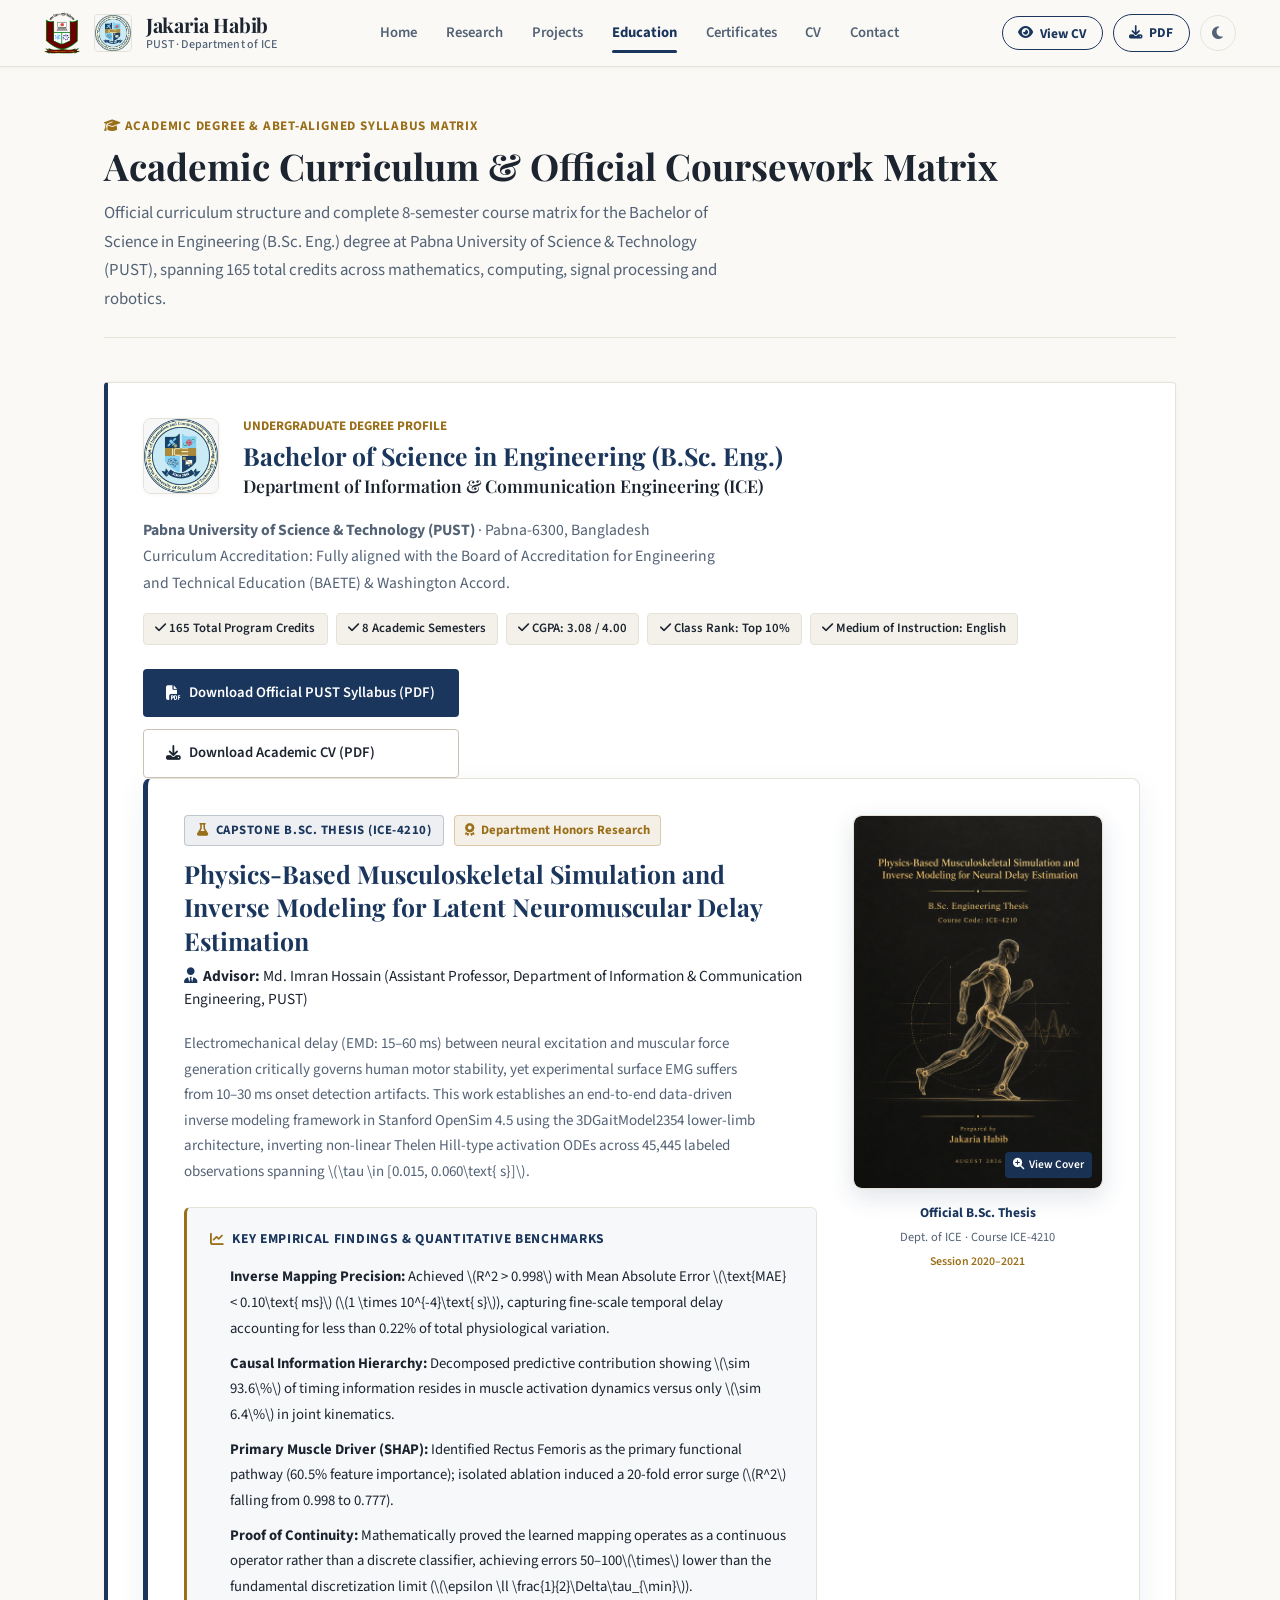
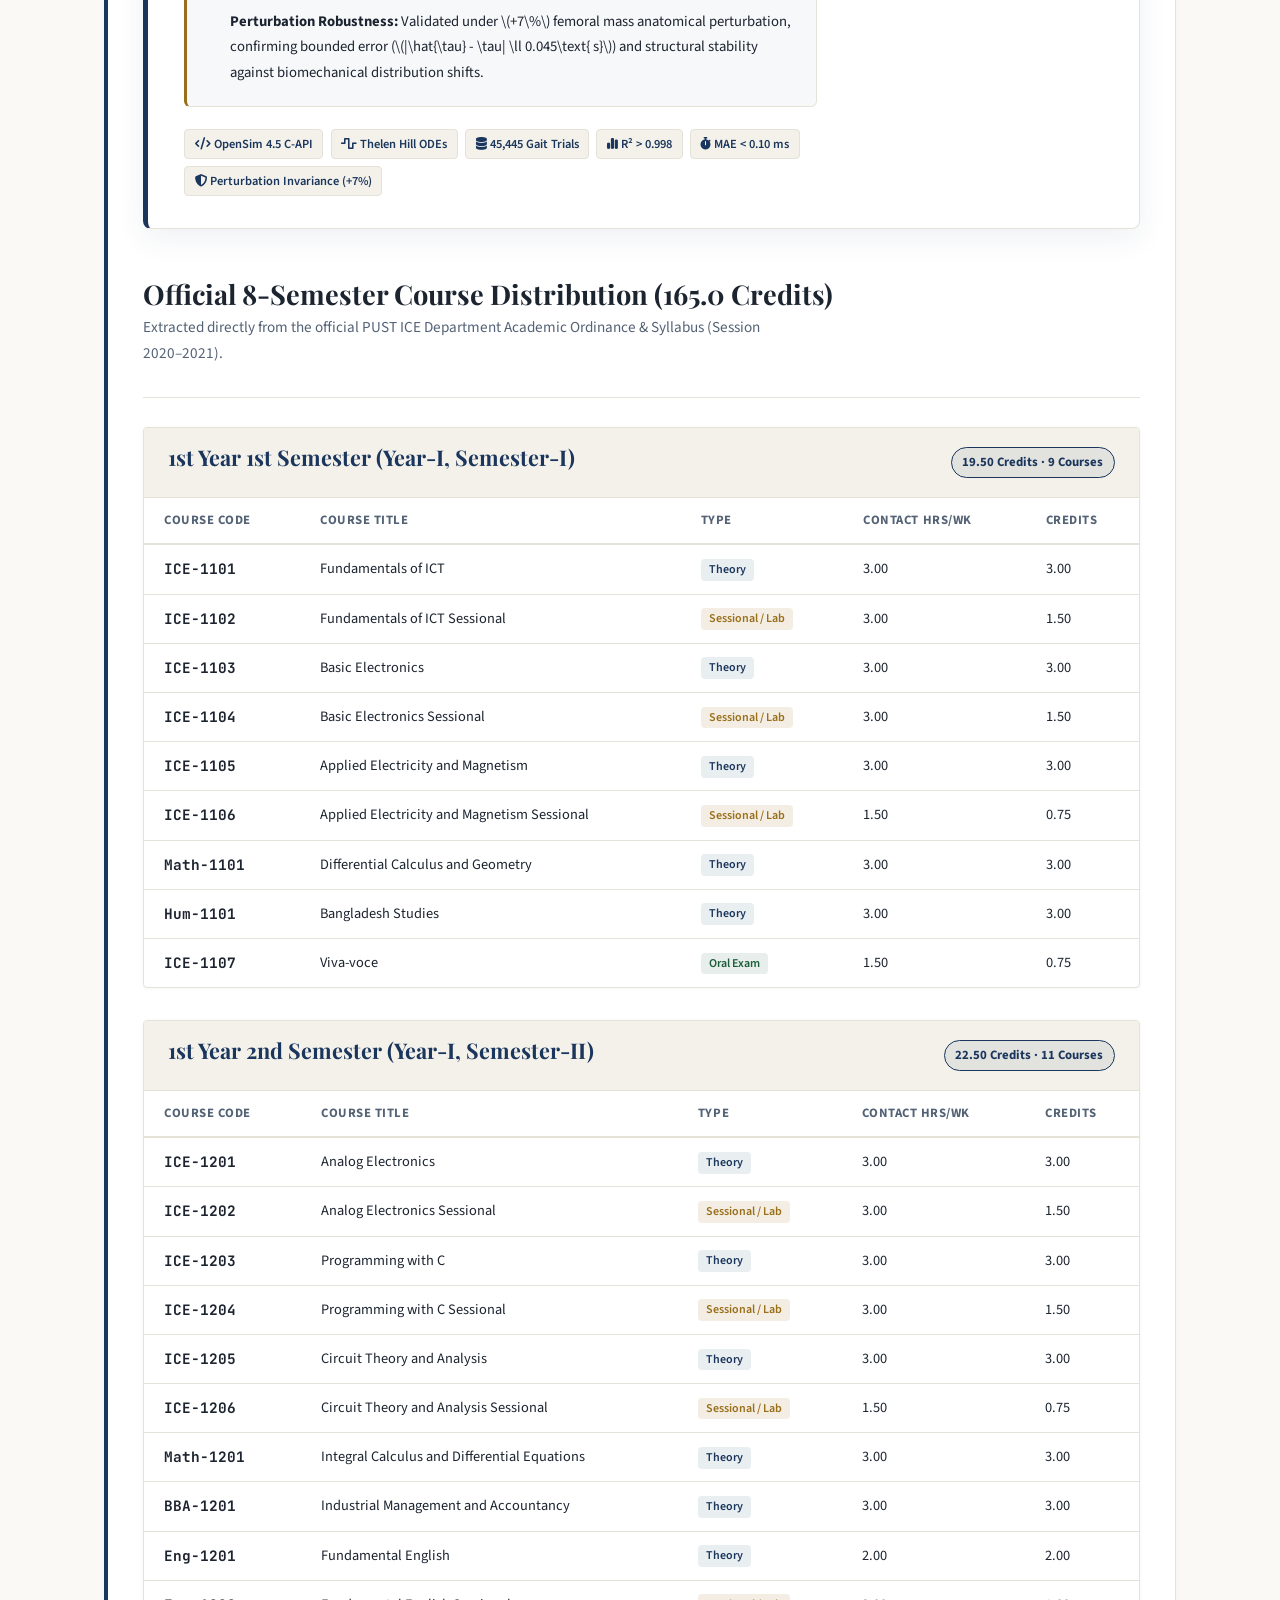
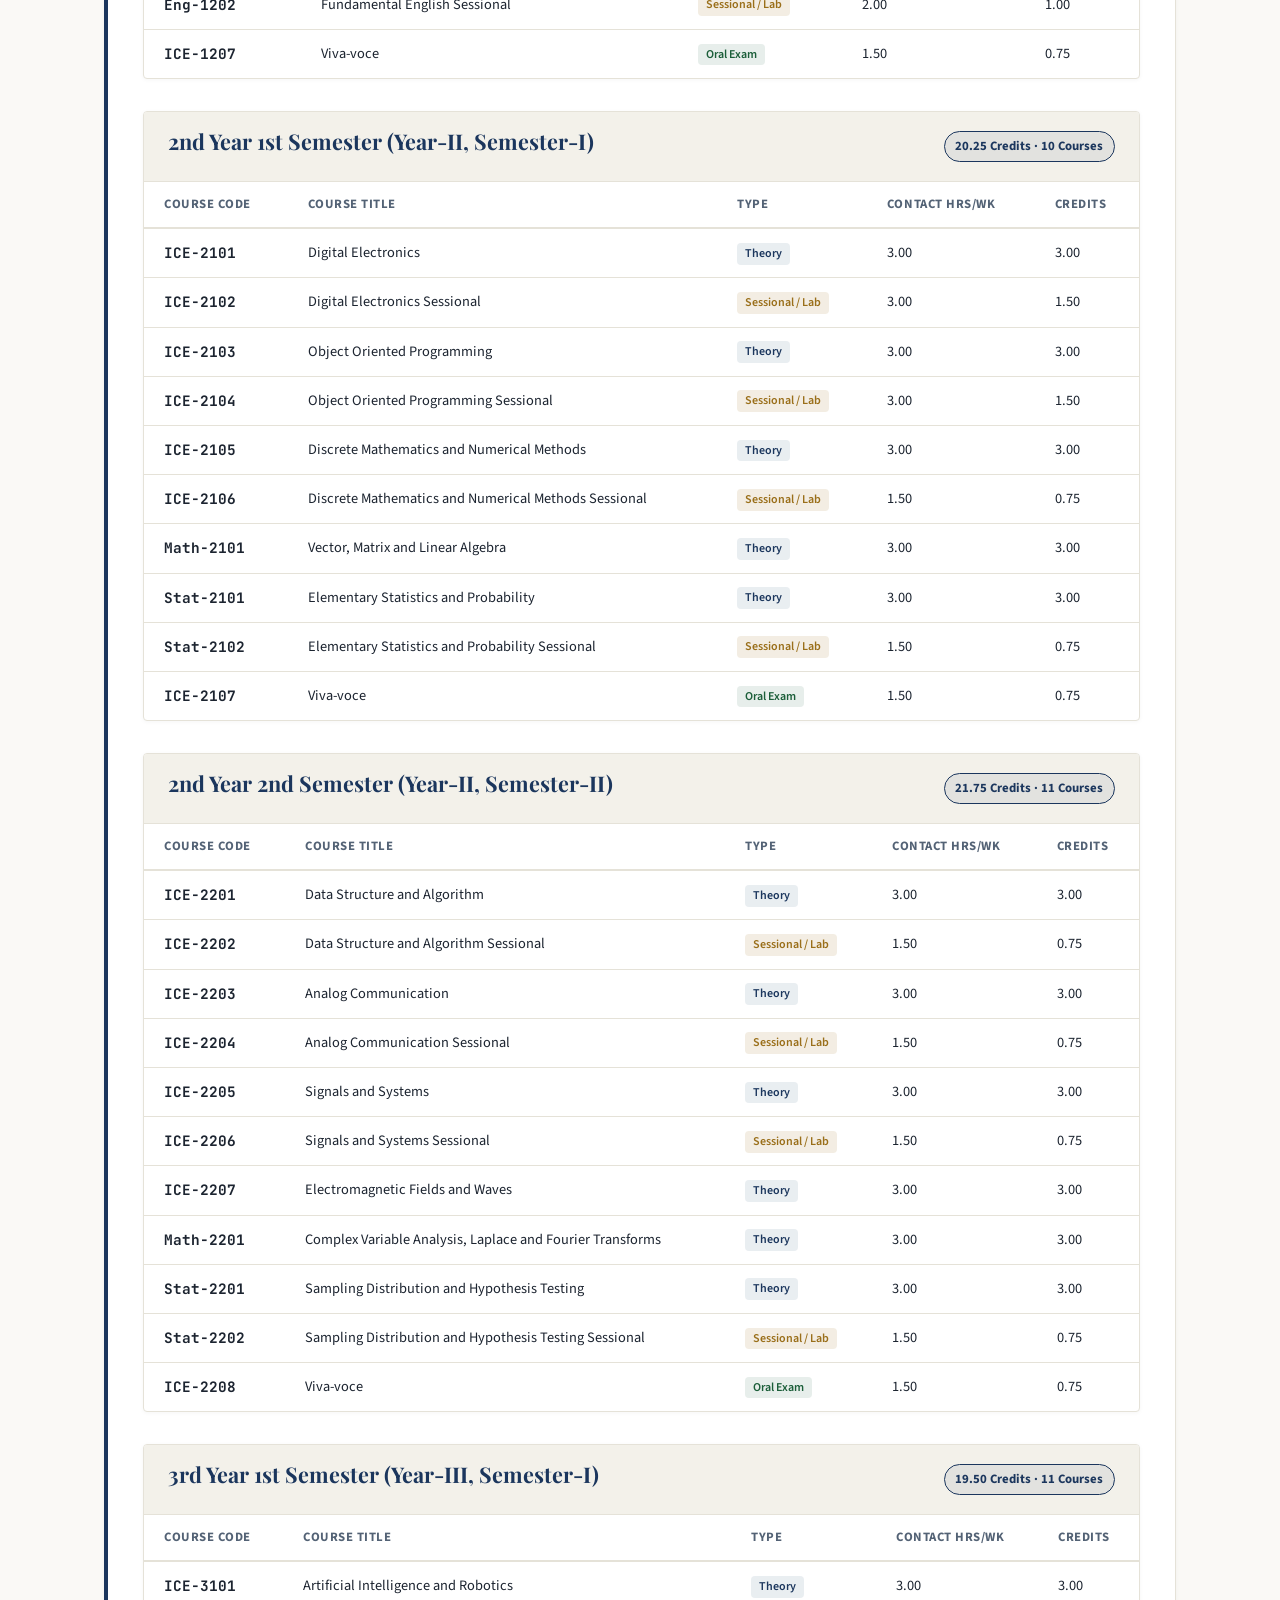
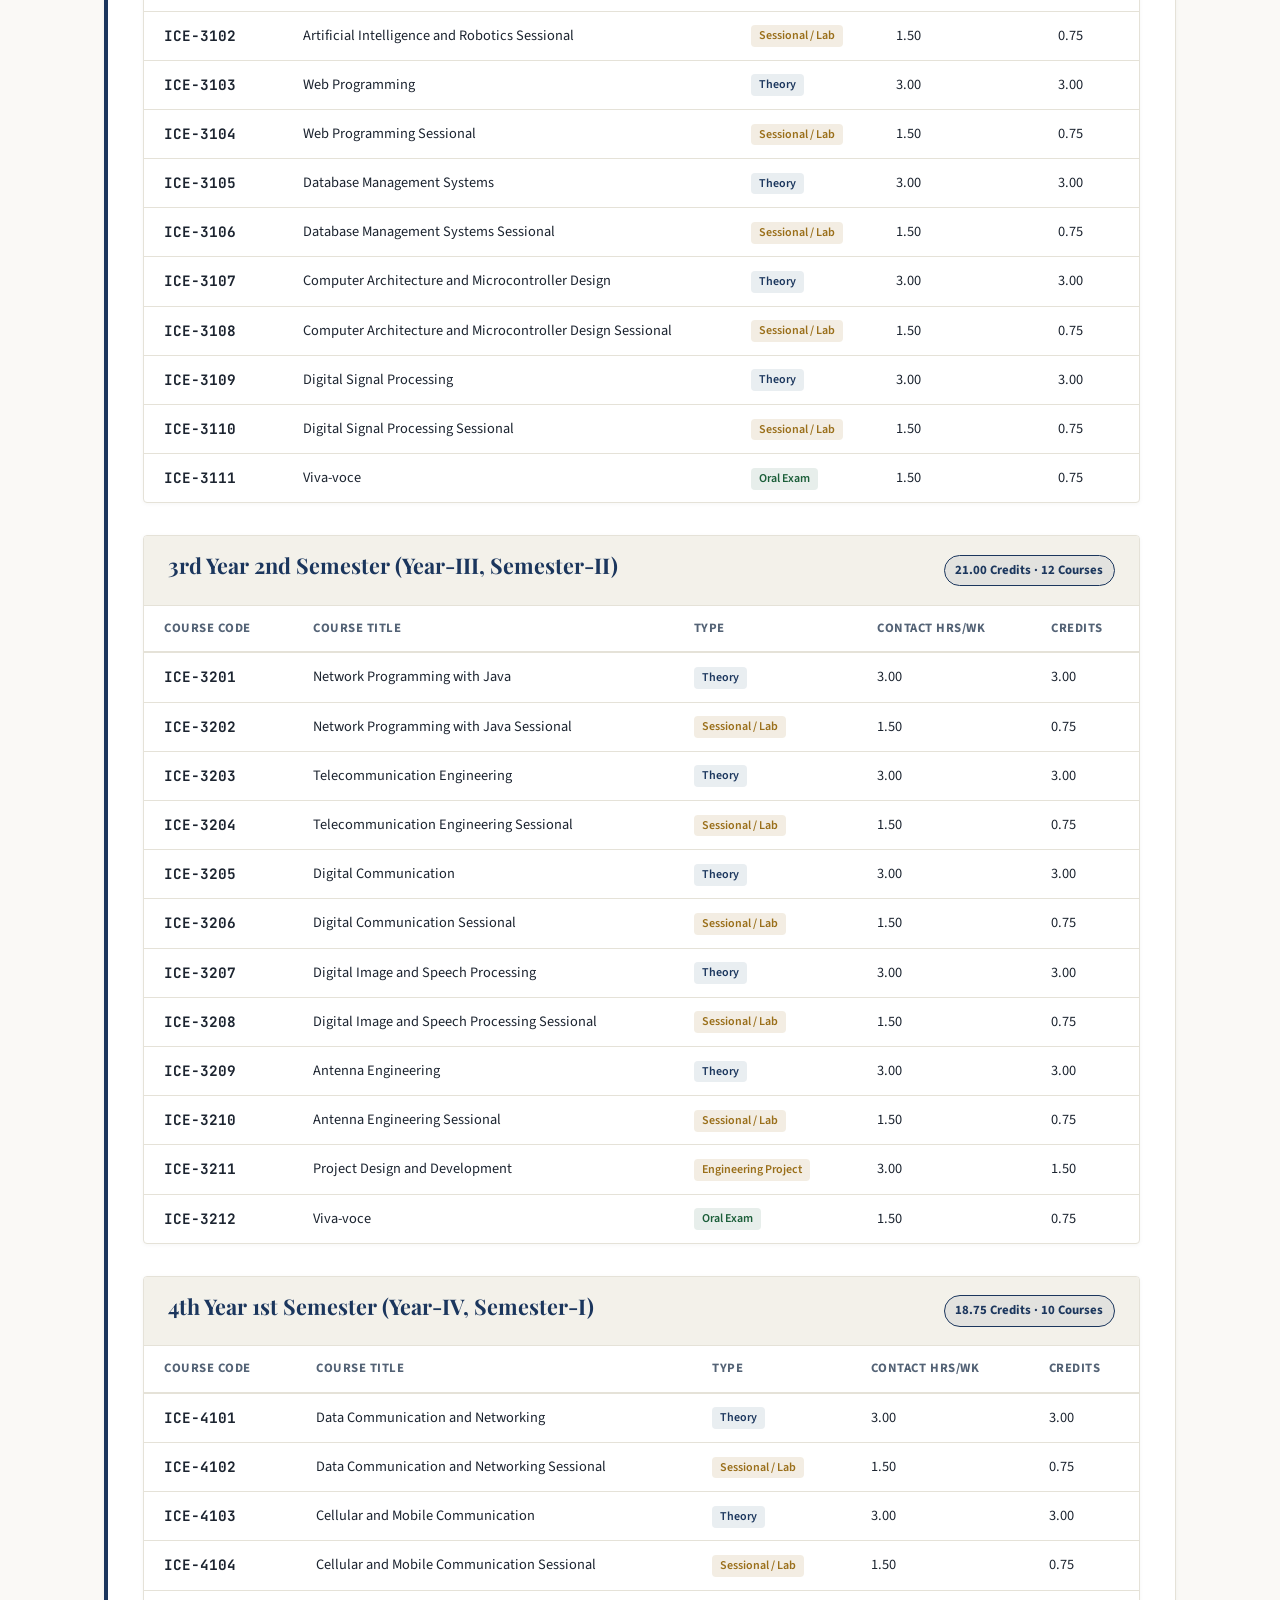
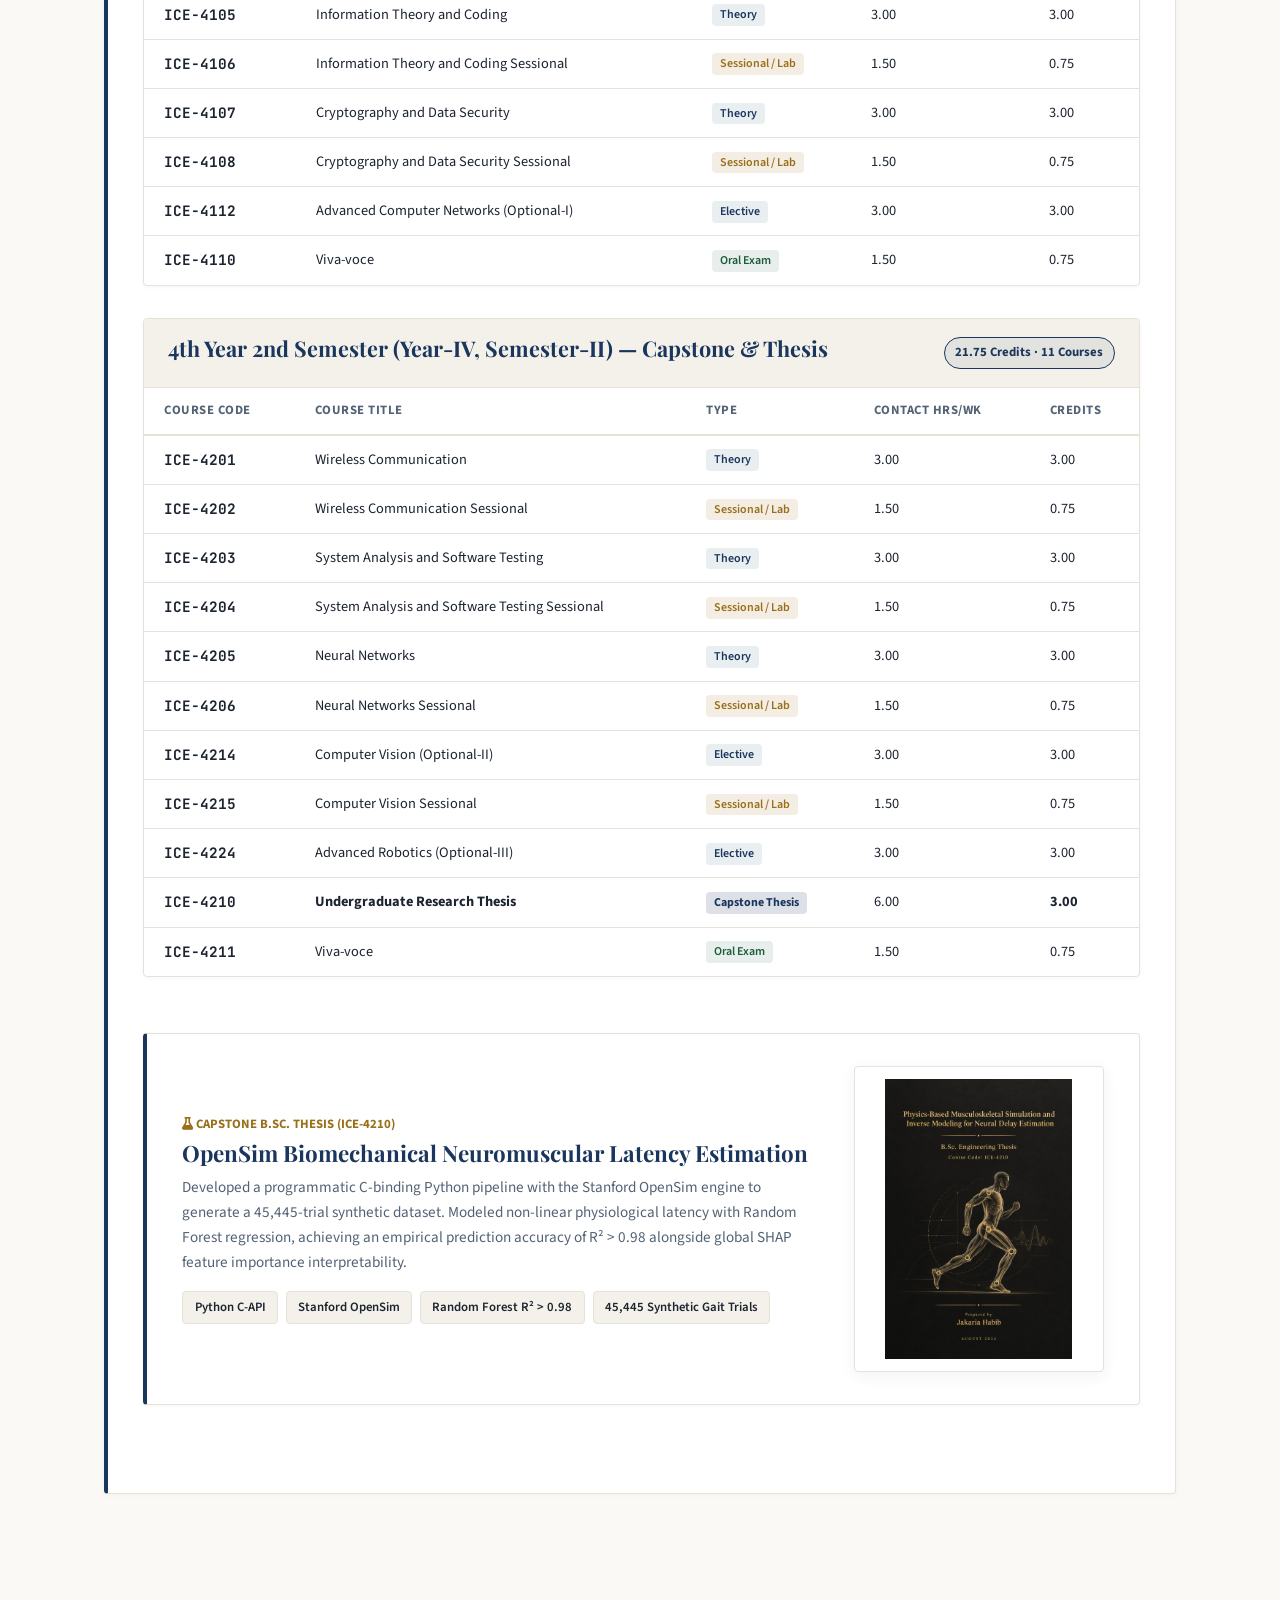
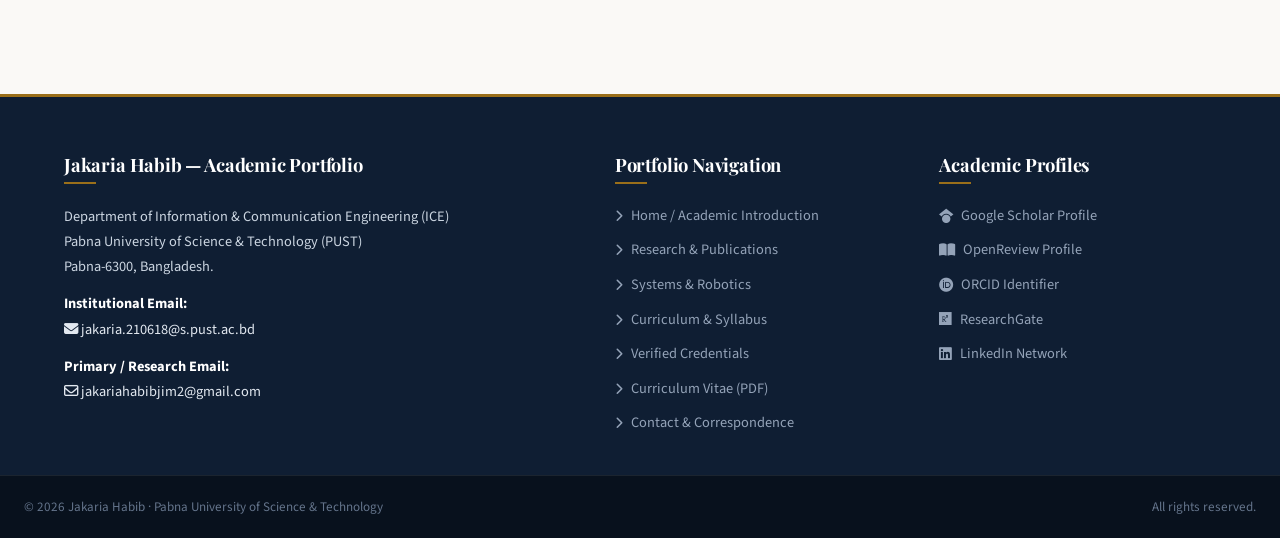
<file: education.html>
<!DOCTYPE html>
<html lang="en">
<head>
    <meta charset="UTF-8">
    <meta name="viewport" content="width=device-width, initial-scale=1.0">
    <title>Academic Curriculum &amp; Official Coursework Matrix | Jakaria Habib</title>
    <meta name="description" content="Official academic degree syllabus and complete 165-credit coursework matrix for Jakaria Habib in Information & Communication Engineering, Pabna University of Science & Technology (PUST).">
    <meta name="author" content="Jakaria Habib">

    <link rel="preconnect" href="https://fonts.googleapis.com">
    <link rel="preconnect" href="https://fonts.gstatic.com" crossorigin>
    <link href="https://fonts.googleapis.com/css2?family=Playfair+Display:ital,wght@0,500;0,600;0,700;1,400&family=Source+Sans+3:ital,wght@0,400;0,500;0,600;0,700;1,400&family=JetBrains+Mono:wght@400;500&display=swap" rel="stylesheet">
    <link rel="stylesheet" href="https://cdnjs.cloudflare.com/ajax/libs/font-awesome/6.5.1/css/all.min.css">
    <link rel="stylesheet" href="style.css?v=2.2">
    <style>
        /* Firefox & Safari critical fallback resets */
        img { max-width: 100%; height: auto; }
        .brand-pust-logo { height: 42px !important; max-height: 42px !important; width: auto !important; }
        .brand-dept-logo { width: 38px !important; height: 38px !important; max-width: 38px !important; max-height: 38px !important; object-fit: cover !important; border-radius: 4px; }
    </style>
</head>
<body>

    <!-- Academic Navigation Header -->
    <header class="site-header">
        <div class="nav-container">
            <a href="index.html" class="nav-brand">
                <img src="assets/pust_logo.png" alt="PUST Logo" class="brand-pust-logo" width="42" height="42" style="max-height: 42px; width: auto; display: block;" title="Pabna University of Science and Technology">
                <img src="assets/ice_logo.jpg" alt="ICE Dept Logo" class="brand-dept-logo" width="38" height="38" style="max-width: 38px; max-height: 38px; width: 38px; height: 38px; object-fit: cover; display: block;" title="Department of Information &amp; Communication Engineering">
                <div class="brand-text-group">
                    <span class="brand-name">Jakaria Habib</span>
                    <span class="brand-affiliation">PUST · Department of ICE</span>
                </div>
            </a>

            <ul class="nav-links">
                <li class="nav-item"><a href="index.html">Home</a></li>
                <li class="nav-item"><a href="research.html">Research</a></li>
                <li class="nav-item"><a href="projects.html">Projects</a></li>
                <li class="nav-item"><a href="education.html" class="active">Education</a></li>
                <li class="nav-item"><a href="certificates.html">Certificates</a></li>
                <li class="nav-item"><a href="cv.html">CV</a></li>
                <li class="nav-item"><a href="contact.html">Contact</a></li>
            </ul>

            <div class="nav-actions">
                <button class="btn-cv-pill btn-open-cv-modal" title="View CV Online (No Download Required)">
                    <i class="fa-solid fa-eye"></i> <span>View CV</span>
                </button>
                <a href="CV_Jakaria_Habib.pdf" class="btn-cv-pill" target="_blank" download title="Download CV (PDF)">
                    <i class="fa-solid fa-download"></i> <span>PDF</span>
                </a>
                <button id="theme-toggle" class="theme-toggle-btn" aria-label="Toggle Reading Theme" title="Toggle Academic Theme">
                    <i class="fa-solid fa-moon"></i>
                </button>
                <button id="mobile-menu-btn" class="mobile-nav-toggle" aria-label="Open Navigation Menu">
                    <i class="fa-solid fa-bars"></i>
                </button>
            </div>
        </div>
    </header>

    <main class="main-content">

        <!-- Page Header Block -->
        <div class="page-title-block">
            <div class="page-kicker">
                <i class="fa-solid fa-graduation-cap"></i> Academic Degree &amp; ABET-Aligned Syllabus Matrix
            </div>
            <h1 class="page-title">Academic Curriculum &amp; Official Coursework Matrix</h1>
            <p class="page-subtitle">
                Official curriculum structure and complete 8-semester course matrix for the Bachelor of Science in Engineering (B.Sc. Eng.) degree at Pabna University of Science &amp; Technology (PUST), spanning 165 total credits across mathematics, computing, signal processing and robotics.
            </p>
        </div>

        <!-- Degree Profile Box -->
        <div class="advisor-notice-card" style="margin-bottom: 2.5rem; border-left: 4px solid var(--univ-navy);">
            <div style="display: flex; justify-content: space-between; align-items: flex-start; flex-wrap: wrap; gap: 1.5rem;">
                <div>
                    <div style="display: flex; gap: 1.5rem; align-items: center; margin-bottom: 1.25rem;">
                        <img src="assets/ice_logo.jpg" alt="Department of ICE Logo" style="height: 76px; width: 76px; object-fit: cover; border-radius: 8px; border: 1px solid var(--border-light); box-shadow: var(--shadow-subtle);">
                        <div>
                            <div style="font-size: 0.82rem; font-weight: 700; color: var(--univ-gold); text-transform: uppercase;">Undergraduate Degree Profile</div>
                            <h2 style="font-size: 1.55rem; color: var(--univ-navy); margin: 0.2rem 0;">Bachelor of Science in Engineering (B.Sc. Eng.)</h2>
                            <h3 style="font-size: 1.1rem; color: var(--text-main); font-weight: 600; margin: 0;">Department of Information &amp; Communication Engineering (ICE)</h3>
                        </div>
                    </div>
                    <p style="color: var(--text-muted); margin-bottom: 0.5rem; max-width: 75ch;">
                        <strong>Pabna University of Science &amp; Technology (PUST)</strong> · Pabna-6300, Bangladesh<br>
                        Curriculum Accreditation: Fully aligned with the Board of Accreditation for Engineering and Technical Education (BAETE) &amp; Washington Accord.
                    </p>
                    <div class="scholarship-tags" style="margin-top: 1rem; margin-bottom: 0;">
                        <span class="scholarship-pill"><i class="fa-solid fa-check"></i> 165 Total Program Credits</span>
                        <span class="scholarship-pill"><i class="fa-solid fa-check"></i> 8 Academic Semesters</span>
                        <span class="scholarship-pill"><i class="fa-solid fa-check"></i> CGPA: 3.08 / 4.00</span>
                        <span class="scholarship-pill"><i class="fa-solid fa-check"></i> Class Rank: Top 10%</span>
                        <span class="scholarship-pill"><i class="fa-solid fa-check"></i> Medium of Instruction: English</span>
                    </div>
                </div>
                <div style="display: flex; flex-direction: column; gap: 0.75rem;">
                    <a href="ICE_BSc_Syllabus_2020-2021_PUST.pdf" class="btn-primary-academic" target="_blank" download>
                        <i class="fa-solid fa-file-pdf"></i> Download Official PUST Syllabus (PDF)
                    </a>
                    <a href="CV_Jakaria_Habib.pdf" class="btn-secondary-academic" target="_blank" download>
                        <i class="fa-solid fa-download"></i> Download Academic CV (PDF)
                    </a>
                </div>
            </div>
        <!-- Undergraduate Research Thesis Showcase Card (Prominent 2-Column Academic Layout) -->
        <div class="advisor-notice-card" id="thesis-card" style="margin-bottom: 3rem; border-left: 5px solid var(--univ-navy); background: var(--bg-card); box-shadow: 0 10px 30px rgba(27, 54, 93, 0.07); padding: 2.25rem 2.25rem 2rem 2.25rem; border-radius: var(--radius-md);">
            <div style="display: flex; flex-wrap: wrap; gap: 2.25rem; align-items: flex-start; justify-content: space-between;">
                
                <!-- Left Content Column -->
                <div style="flex: 1 1 540px; min-width: 290px;">
                    <div style="display: flex; align-items: center; gap: 0.6rem; flex-wrap: wrap; margin-bottom: 0.65rem;">
                        <span style="display: inline-flex; align-items: center; gap: 0.45rem; background: rgba(27, 54, 93, 0.08); color: var(--univ-navy); border: 1px solid rgba(27, 54, 93, 0.22); font-size: 0.8rem; font-weight: 700; padding: 0.25rem 0.75rem; border-radius: 4px; text-transform: uppercase; letter-spacing: 0.04em;">
                            <i class="fa-solid fa-flask" style="color: var(--univ-gold);"></i> Capstone B.Sc. Thesis (ICE-4210)
                        </span>
                        <span style="display: inline-flex; align-items: center; gap: 0.35rem; background: rgba(154, 111, 26, 0.1); color: var(--univ-gold); border: 1px solid rgba(154, 111, 26, 0.3); font-size: 0.8rem; font-weight: 700; padding: 0.25rem 0.65rem; border-radius: 4px;">
                            <i class="fa-solid fa-award"></i> Department Honors Research
                        </span>
                    </div>

                    <h2 id="edu-thesis-title" style="font-size: 1.55rem; color: var(--univ-navy); font-family: var(--font-serif); font-weight: 700; line-height: 1.35; margin: 0.4rem 0 0.5rem 0;">
                        Physics-Based Musculoskeletal Simulation and Inverse Modeling for Latent Neuromuscular Delay Estimation
                    </h2>

                    <div id="edu-thesis-advisor" style="font-size: 0.96rem; color: var(--text-main); margin-bottom: 1.25rem; line-height: 1.5;">
                        <i class="fa-solid fa-user-tie" style="color: var(--univ-navy); margin-right: 0.35rem;"></i>
                        <strong>Advisor:</strong> Md. Imran Hossain (Assistant Professor, Department of Information &amp; Communication Engineering, PUST)
                    </div>

                    <p style="font-size: 0.94rem; color: var(--text-muted); line-height: 1.7; margin-bottom: 1.4rem;">
                        Electromechanical delay (EMD: 15–60 ms) between neural excitation and muscular force generation critically governs human motor stability, yet experimental surface EMG suffers from 10–30 ms onset detection artifacts. This work establishes an end-to-end data-driven inverse modeling framework in Stanford OpenSim 4.5 using the 3DGaitModel2354 lower-limb architecture, inverting non-linear Thelen Hill-type activation ODEs across 45,445 labeled observations spanning \(\tau \in [0.015, 0.060\text{ s}]\).
                    </p>

                    <!-- Structured Quantitative Findings -->
                    <div style="background: rgba(27, 54, 93, 0.03); border: 1px solid var(--border-light); border-left: 3px solid var(--univ-gold); border-radius: 6px; padding: 1.25rem 1.4rem; margin-bottom: 1.4rem;">
                        <div style="font-size: 0.85rem; font-weight: 700; color: var(--univ-navy); text-transform: uppercase; letter-spacing: 0.05em; margin-bottom: 0.85rem; display: flex; align-items: center; gap: 0.5rem;">
                            <i class="fa-solid fa-chart-line" style="color: var(--univ-gold);"></i> Key Empirical Findings &amp; Quantitative Benchmarks
                        </div>
                        <ul style="margin: 0; padding-left: 1.25rem; font-size: 0.92rem; color: var(--text-main); line-height: 1.75; display: flex; flex-direction: column; gap: 0.55rem;">
                            <li><strong>Inverse Mapping Precision:</strong> Achieved \(R^2 &gt; 0.998\) with Mean Absolute Error \(\text{MAE} &lt; 0.10\text{ ms}\) (\(1 \times 10^{-4}\text{ s}\)), capturing fine-scale temporal delay accounting for less than 0.22% of total physiological variation.</li>
                            <li><strong>Causal Information Hierarchy:</strong> Decomposed predictive contribution showing \(\sim 93.6\%\) of timing information resides in muscle activation dynamics versus only \(\sim 6.4\%\) in joint kinematics.</li>
                            <li><strong>Primary Muscle Driver (SHAP):</strong> Identified Rectus Femoris as the primary functional pathway (60.5% feature importance); isolated ablation induced a 20-fold error surge (\(R^2\) falling from 0.998 to 0.777).</li>
                            <li><strong>Proof of Continuity:</strong> Mathematically proved the learned mapping operates as a continuous operator rather than a discrete classifier, achieving errors 50–100\(\times\) lower than the fundamental discretization limit (\(\epsilon \ll \frac{1}{2}\Delta\tau_{\min}\)).</li>
                            <li><strong>Perturbation Robustness:</strong> Validated under \(+7\%\) femoral mass anatomical perturbation, confirming bounded error (\(|\hat{\tau} - \tau| \ll 0.045\text{ s}\)) and structural stability against biomechanical distribution shifts.</li>
                        </ul>
                    </div>

                    <!-- Tech Badges / Methodological Pills -->
                    <div class="project-tech-pills" style="margin-top: 0.5rem;">
                        <span class="project-pill"><i class="fa-solid fa-code"></i> OpenSim 4.5 C-API</span>
                        <span class="project-pill"><i class="fa-solid fa-wave-square"></i> Thelen Hill ODEs</span>
                        <span class="project-pill"><i class="fa-solid fa-database"></i> 45,445 Gait Trials</span>
                        <span class="project-pill"><i class="fa-solid fa-chart-simple"></i> R² &gt; 0.998</span>
                        <span class="project-pill"><i class="fa-solid fa-stopwatch"></i> MAE &lt; 0.10 ms</span>
                        <span class="project-pill"><i class="fa-solid fa-shield-halved"></i> Perturbation Invariance (+7%)</span>
                    </div>
                </div>

                <!-- Right Thesis Cover Thumbnail Column -->
                <div style="flex: 0 0 250px; display: flex; flex-direction: column; align-items: center; justify-content: flex-start; margin: 0 auto;">
                    <a href="assets/thesis_logo.png" target="_blank" rel="noopener" title="Click to view full-resolution official thesis cover" style="display: block; position: relative; border-radius: 8px; overflow: hidden; border: 1px solid var(--border-light); box-shadow: 0 8px 24px rgba(27, 54, 93, 0.14); transition: transform 0.25s ease, box-shadow 0.25s ease;">
                        <img src="assets/thesis_logo.png" alt="Physics-Based Musculoskeletal Simulation Official B.Sc. Thesis Cover" style="width: 100%; max-width: 250px; height: auto; display: block; border-radius: 8px;">
                        <div style="position: absolute; bottom: 10px; right: 10px; background: rgba(27, 54, 93, 0.88); color: #ffffff; padding: 3px 8px; border-radius: 4px; font-size: 0.72rem; font-weight: 600; display: inline-flex; align-items: center; gap: 4px; backdrop-filter: blur(4px);">
                            <i class="fa-solid fa-magnifying-glass-plus"></i> View Cover
                        </div>
                    </a>
                    <div style="margin-top: 0.85rem; text-align: center;">
                        <div style="font-size: 0.84rem; font-weight: 700; color: var(--univ-navy);">Official B.Sc. Thesis</div>
                        <div style="font-size: 0.78rem; color: var(--text-muted); margin-top: 0.15rem;">Dept. of ICE · Course ICE-4210</div>
                        <div style="font-size: 0.74rem; color: var(--univ-gold); font-weight: 600; margin-top: 0.2rem;">Session 2020–2021</div>
                    </div>
                </div>

            </div>
        </div>

        <!-- ═══════════════ COMPLETE 8-SEMESTER OFFICIAL COURSEWORK MATRIX ═══════════════ -->
        <div style="margin-bottom: 3.5rem;">
            <div class="section-header-row">
                <div>
                    <h2 class="section-title">Official 8-Semester Course Distribution (165.0 Credits)</h2>
                    <p style="font-size: 0.95rem; color: var(--text-muted); margin-top: 0.25rem;">
                        Extracted directly from the official PUST ICE Department Academic Ordinance &amp; Syllabus (Session 2020–2021).
                    </p>
                </div>
            </div>

            <!-- Semester 1: 1st Year 1st Semester -->
            <div class="syllabus-semester-box">
                <div class="syllabus-semester-header">
                    <h3 class="syllabus-semester-title">1st Year 1st Semester (Year-I, Semester-I)</h3>
                    <span class="syllabus-credits-badge">19.50 Credits · 9 Courses</span>
                </div>
                <div class="syllabus-table-wrapper">
                    <table class="syllabus-table">
                        <thead>
                            <tr>
                                <th>Course Code</th>
                                <th>Course Title</th>
                                <th>Type</th>
                                <th>Contact Hrs/Wk</th>
                                <th>Credits</th>
                            </tr>
                        </thead>
                        <tbody>
                            <tr>
                                <td class="syllabus-code">ICE-1101</td>
                                <td>Fundamentals of ICT</td>
                                <td><span class="syllabus-type-pill syllabus-type-theory">Theory</span></td>
                                <td>3.00</td>
                                <td>3.00</td>
                            </tr>
                            <tr>
                                <td class="syllabus-code">ICE-1102</td>
                                <td>Fundamentals of ICT Sessional</td>
                                <td><span class="syllabus-type-pill syllabus-type-lab">Sessional / Lab</span></td>
                                <td>3.00</td>
                                <td>1.50</td>
                            </tr>
                            <tr>
                                <td class="syllabus-code">ICE-1103</td>
                                <td>Basic Electronics</td>
                                <td><span class="syllabus-type-pill syllabus-type-theory">Theory</span></td>
                                <td>3.00</td>
                                <td>3.00</td>
                            </tr>
                            <tr>
                                <td class="syllabus-code">ICE-1104</td>
                                <td>Basic Electronics Sessional</td>
                                <td><span class="syllabus-type-pill syllabus-type-lab">Sessional / Lab</span></td>
                                <td>3.00</td>
                                <td>1.50</td>
                            </tr>
                            <tr>
                                <td class="syllabus-code">ICE-1105</td>
                                <td>Applied Electricity and Magnetism</td>
                                <td><span class="syllabus-type-pill syllabus-type-theory">Theory</span></td>
                                <td>3.00</td>
                                <td>3.00</td>
                            </tr>
                            <tr>
                                <td class="syllabus-code">ICE-1106</td>
                                <td>Applied Electricity and Magnetism Sessional</td>
                                <td><span class="syllabus-type-pill syllabus-type-lab">Sessional / Lab</span></td>
                                <td>1.50</td>
                                <td>0.75</td>
                            </tr>
                            <tr>
                                <td class="syllabus-code">Math-1101</td>
                                <td>Differential Calculus and Geometry</td>
                                <td><span class="syllabus-type-pill syllabus-type-theory">Theory</span></td>
                                <td>3.00</td>
                                <td>3.00</td>
                            </tr>
                            <tr>
                                <td class="syllabus-code">Hum-1101</td>
                                <td>Bangladesh Studies</td>
                                <td><span class="syllabus-type-pill syllabus-type-theory">Theory</span></td>
                                <td>3.00</td>
                                <td>3.00</td>
                            </tr>
                            <tr>
                                <td class="syllabus-code">ICE-1107</td>
                                <td>Viva-voce</td>
                                <td><span class="syllabus-type-pill syllabus-type-viva">Oral Exam</span></td>
                                <td>1.50</td>
                                <td>0.75</td>
                            </tr>
                        </tbody>
                    </table>
                </div>
            </div>

            <!-- Semester 2: 1st Year 2nd Semester -->
            <div class="syllabus-semester-box">
                <div class="syllabus-semester-header">
                    <h3 class="syllabus-semester-title">1st Year 2nd Semester (Year-I, Semester-II)</h3>
                    <span class="syllabus-credits-badge">22.50 Credits · 11 Courses</span>
                </div>
                <div class="syllabus-table-wrapper">
                    <table class="syllabus-table">
                        <thead>
                            <tr>
                                <th>Course Code</th>
                                <th>Course Title</th>
                                <th>Type</th>
                                <th>Contact Hrs/Wk</th>
                                <th>Credits</th>
                            </tr>
                        </thead>
                        <tbody>
                            <tr>
                                <td class="syllabus-code">ICE-1201</td>
                                <td>Analog Electronics</td>
                                <td><span class="syllabus-type-pill syllabus-type-theory">Theory</span></td>
                                <td>3.00</td>
                                <td>3.00</td>
                            </tr>
                            <tr>
                                <td class="syllabus-code">ICE-1202</td>
                                <td>Analog Electronics Sessional</td>
                                <td><span class="syllabus-type-pill syllabus-type-lab">Sessional / Lab</span></td>
                                <td>3.00</td>
                                <td>1.50</td>
                            </tr>
                            <tr>
                                <td class="syllabus-code">ICE-1203</td>
                                <td>Programming with C</td>
                                <td><span class="syllabus-type-pill syllabus-type-theory">Theory</span></td>
                                <td>3.00</td>
                                <td>3.00</td>
                            </tr>
                            <tr>
                                <td class="syllabus-code">ICE-1204</td>
                                <td>Programming with C Sessional</td>
                                <td><span class="syllabus-type-pill syllabus-type-lab">Sessional / Lab</span></td>
                                <td>3.00</td>
                                <td>1.50</td>
                            </tr>
                            <tr>
                                <td class="syllabus-code">ICE-1205</td>
                                <td>Circuit Theory and Analysis</td>
                                <td><span class="syllabus-type-pill syllabus-type-theory">Theory</span></td>
                                <td>3.00</td>
                                <td>3.00</td>
                            </tr>
                            <tr>
                                <td class="syllabus-code">ICE-1206</td>
                                <td>Circuit Theory and Analysis Sessional</td>
                                <td><span class="syllabus-type-pill syllabus-type-lab">Sessional / Lab</span></td>
                                <td>1.50</td>
                                <td>0.75</td>
                            </tr>
                            <tr>
                                <td class="syllabus-code">Math-1201</td>
                                <td>Integral Calculus and Differential Equations</td>
                                <td><span class="syllabus-type-pill syllabus-type-theory">Theory</span></td>
                                <td>3.00</td>
                                <td>3.00</td>
                            </tr>
                            <tr>
                                <td class="syllabus-code">BBA-1201</td>
                                <td>Industrial Management and Accountancy</td>
                                <td><span class="syllabus-type-pill syllabus-type-theory">Theory</span></td>
                                <td>3.00</td>
                                <td>3.00</td>
                            </tr>
                            <tr>
                                <td class="syllabus-code">Eng-1201</td>
                                <td>Fundamental English</td>
                                <td><span class="syllabus-type-pill syllabus-type-theory">Theory</span></td>
                                <td>2.00</td>
                                <td>2.00</td>
                            </tr>
                            <tr>
                                <td class="syllabus-code">Eng-1202</td>
                                <td>Fundamental English Sessional</td>
                                <td><span class="syllabus-type-pill syllabus-type-lab">Sessional / Lab</span></td>
                                <td>2.00</td>
                                <td>1.00</td>
                            </tr>
                            <tr>
                                <td class="syllabus-code">ICE-1207</td>
                                <td>Viva-voce</td>
                                <td><span class="syllabus-type-pill syllabus-type-viva">Oral Exam</span></td>
                                <td>1.50</td>
                                <td>0.75</td>
                            </tr>
                        </tbody>
                    </table>
                </div>
            </div>

            <!-- Semester 3: 2nd Year 1st Semester -->
            <div class="syllabus-semester-box">
                <div class="syllabus-semester-header">
                    <h3 class="syllabus-semester-title">2nd Year 1st Semester (Year-II, Semester-I)</h3>
                    <span class="syllabus-credits-badge">20.25 Credits · 10 Courses</span>
                </div>
                <div class="syllabus-table-wrapper">
                    <table class="syllabus-table">
                        <thead>
                            <tr>
                                <th>Course Code</th>
                                <th>Course Title</th>
                                <th>Type</th>
                                <th>Contact Hrs/Wk</th>
                                <th>Credits</th>
                            </tr>
                        </thead>
                        <tbody>
                            <tr>
                                <td class="syllabus-code">ICE-2101</td>
                                <td>Digital Electronics</td>
                                <td><span class="syllabus-type-pill syllabus-type-theory">Theory</span></td>
                                <td>3.00</td>
                                <td>3.00</td>
                            </tr>
                            <tr>
                                <td class="syllabus-code">ICE-2102</td>
                                <td>Digital Electronics Sessional</td>
                                <td><span class="syllabus-type-pill syllabus-type-lab">Sessional / Lab</span></td>
                                <td>3.00</td>
                                <td>1.50</td>
                            </tr>
                            <tr>
                                <td class="syllabus-code">ICE-2103</td>
                                <td>Object Oriented Programming</td>
                                <td><span class="syllabus-type-pill syllabus-type-theory">Theory</span></td>
                                <td>3.00</td>
                                <td>3.00</td>
                            </tr>
                            <tr>
                                <td class="syllabus-code">ICE-2104</td>
                                <td>Object Oriented Programming Sessional</td>
                                <td><span class="syllabus-type-pill syllabus-type-lab">Sessional / Lab</span></td>
                                <td>3.00</td>
                                <td>1.50</td>
                            </tr>
                            <tr>
                                <td class="syllabus-code">ICE-2105</td>
                                <td>Discrete Mathematics and Numerical Methods</td>
                                <td><span class="syllabus-type-pill syllabus-type-theory">Theory</span></td>
                                <td>3.00</td>
                                <td>3.00</td>
                            </tr>
                            <tr>
                                <td class="syllabus-code">ICE-2106</td>
                                <td>Discrete Mathematics and Numerical Methods Sessional</td>
                                <td><span class="syllabus-type-pill syllabus-type-lab">Sessional / Lab</span></td>
                                <td>1.50</td>
                                <td>0.75</td>
                            </tr>
                            <tr>
                                <td class="syllabus-code">Math-2101</td>
                                <td>Vector, Matrix and Linear Algebra</td>
                                <td><span class="syllabus-type-pill syllabus-type-theory">Theory</span></td>
                                <td>3.00</td>
                                <td>3.00</td>
                            </tr>
                            <tr>
                                <td class="syllabus-code">Stat-2101</td>
                                <td>Elementary Statistics and Probability</td>
                                <td><span class="syllabus-type-pill syllabus-type-theory">Theory</span></td>
                                <td>3.00</td>
                                <td>3.00</td>
                            </tr>
                            <tr>
                                <td class="syllabus-code">Stat-2102</td>
                                <td>Elementary Statistics and Probability Sessional</td>
                                <td><span class="syllabus-type-pill syllabus-type-lab">Sessional / Lab</span></td>
                                <td>1.50</td>
                                <td>0.75</td>
                            </tr>
                            <tr>
                                <td class="syllabus-code">ICE-2107</td>
                                <td>Viva-voce</td>
                                <td><span class="syllabus-type-pill syllabus-type-viva">Oral Exam</span></td>
                                <td>1.50</td>
                                <td>0.75</td>
                            </tr>
                        </tbody>
                    </table>
                </div>
            </div>

            <!-- Semester 4: 2nd Year 2nd Semester -->
            <div class="syllabus-semester-box">
                <div class="syllabus-semester-header">
                    <h3 class="syllabus-semester-title">2nd Year 2nd Semester (Year-II, Semester-II)</h3>
                    <span class="syllabus-credits-badge">21.75 Credits · 11 Courses</span>
                </div>
                <div class="syllabus-table-wrapper">
                    <table class="syllabus-table">
                        <thead>
                            <tr>
                                <th>Course Code</th>
                                <th>Course Title</th>
                                <th>Type</th>
                                <th>Contact Hrs/Wk</th>
                                <th>Credits</th>
                            </tr>
                        </thead>
                        <tbody>
                            <tr>
                                <td class="syllabus-code">ICE-2201</td>
                                <td>Data Structure and Algorithm</td>
                                <td><span class="syllabus-type-pill syllabus-type-theory">Theory</span></td>
                                <td>3.00</td>
                                <td>3.00</td>
                            </tr>
                            <tr>
                                <td class="syllabus-code">ICE-2202</td>
                                <td>Data Structure and Algorithm Sessional</td>
                                <td><span class="syllabus-type-pill syllabus-type-lab">Sessional / Lab</span></td>
                                <td>1.50</td>
                                <td>0.75</td>
                            </tr>
                            <tr>
                                <td class="syllabus-code">ICE-2203</td>
                                <td>Analog Communication</td>
                                <td><span class="syllabus-type-pill syllabus-type-theory">Theory</span></td>
                                <td>3.00</td>
                                <td>3.00</td>
                            </tr>
                            <tr>
                                <td class="syllabus-code">ICE-2204</td>
                                <td>Analog Communication Sessional</td>
                                <td><span class="syllabus-type-pill syllabus-type-lab">Sessional / Lab</span></td>
                                <td>1.50</td>
                                <td>0.75</td>
                            </tr>
                            <tr>
                                <td class="syllabus-code">ICE-2205</td>
                                <td>Signals and Systems</td>
                                <td><span class="syllabus-type-pill syllabus-type-theory">Theory</span></td>
                                <td>3.00</td>
                                <td>3.00</td>
                            </tr>
                            <tr>
                                <td class="syllabus-code">ICE-2206</td>
                                <td>Signals and Systems Sessional</td>
                                <td><span class="syllabus-type-pill syllabus-type-lab">Sessional / Lab</span></td>
                                <td>1.50</td>
                                <td>0.75</td>
                            </tr>
                            <tr>
                                <td class="syllabus-code">ICE-2207</td>
                                <td>Electromagnetic Fields and Waves</td>
                                <td><span class="syllabus-type-pill syllabus-type-theory">Theory</span></td>
                                <td>3.00</td>
                                <td>3.00</td>
                            </tr>
                            <tr>
                                <td class="syllabus-code">Math-2201</td>
                                <td>Complex Variable Analysis, Laplace and Fourier Transforms</td>
                                <td><span class="syllabus-type-pill syllabus-type-theory">Theory</span></td>
                                <td>3.00</td>
                                <td>3.00</td>
                            </tr>
                            <tr>
                                <td class="syllabus-code">Stat-2201</td>
                                <td>Sampling Distribution and Hypothesis Testing</td>
                                <td><span class="syllabus-type-pill syllabus-type-theory">Theory</span></td>
                                <td>3.00</td>
                                <td>3.00</td>
                            </tr>
                            <tr>
                                <td class="syllabus-code">Stat-2202</td>
                                <td>Sampling Distribution and Hypothesis Testing Sessional</td>
                                <td><span class="syllabus-type-pill syllabus-type-lab">Sessional / Lab</span></td>
                                <td>1.50</td>
                                <td>0.75</td>
                            </tr>
                            <tr>
                                <td class="syllabus-code">ICE-2208</td>
                                <td>Viva-voce</td>
                                <td><span class="syllabus-type-pill syllabus-type-viva">Oral Exam</span></td>
                                <td>1.50</td>
                                <td>0.75</td>
                            </tr>
                        </tbody>
                    </table>
                </div>
            </div>

            <!-- Semester 5: 3rd Year 1st Semester -->
            <div class="syllabus-semester-box">
                <div class="syllabus-semester-header">
                    <h3 class="syllabus-semester-title">3rd Year 1st Semester (Year-III, Semester-I)</h3>
                    <span class="syllabus-credits-badge">19.50 Credits · 11 Courses</span>
                </div>
                <div class="syllabus-table-wrapper">
                    <table class="syllabus-table">
                        <thead>
                            <tr>
                                <th>Course Code</th>
                                <th>Course Title</th>
                                <th>Type</th>
                                <th>Contact Hrs/Wk</th>
                                <th>Credits</th>
                            </tr>
                        </thead>
                        <tbody>
                            <tr>
                                <td class="syllabus-code">ICE-3101</td>
                                <td>Artificial Intelligence and Robotics</td>
                                <td><span class="syllabus-type-pill syllabus-type-theory">Theory</span></td>
                                <td>3.00</td>
                                <td>3.00</td>
                            </tr>
                            <tr>
                                <td class="syllabus-code">ICE-3102</td>
                                <td>Artificial Intelligence and Robotics Sessional</td>
                                <td><span class="syllabus-type-pill syllabus-type-lab">Sessional / Lab</span></td>
                                <td>1.50</td>
                                <td>0.75</td>
                            </tr>
                            <tr>
                                <td class="syllabus-code">ICE-3103</td>
                                <td>Web Programming</td>
                                <td><span class="syllabus-type-pill syllabus-type-theory">Theory</span></td>
                                <td>3.00</td>
                                <td>3.00</td>
                            </tr>
                            <tr>
                                <td class="syllabus-code">ICE-3104</td>
                                <td>Web Programming Sessional</td>
                                <td><span class="syllabus-type-pill syllabus-type-lab">Sessional / Lab</span></td>
                                <td>1.50</td>
                                <td>0.75</td>
                            </tr>
                            <tr>
                                <td class="syllabus-code">ICE-3105</td>
                                <td>Database Management Systems</td>
                                <td><span class="syllabus-type-pill syllabus-type-theory">Theory</span></td>
                                <td>3.00</td>
                                <td>3.00</td>
                            </tr>
                            <tr>
                                <td class="syllabus-code">ICE-3106</td>
                                <td>Database Management Systems Sessional</td>
                                <td><span class="syllabus-type-pill syllabus-type-lab">Sessional / Lab</span></td>
                                <td>1.50</td>
                                <td>0.75</td>
                            </tr>
                            <tr>
                                <td class="syllabus-code">ICE-3107</td>
                                <td>Computer Architecture and Microcontroller Design</td>
                                <td><span class="syllabus-type-pill syllabus-type-theory">Theory</span></td>
                                <td>3.00</td>
                                <td>3.00</td>
                            </tr>
                            <tr>
                                <td class="syllabus-code">ICE-3108</td>
                                <td>Computer Architecture and Microcontroller Design Sessional</td>
                                <td><span class="syllabus-type-pill syllabus-type-lab">Sessional / Lab</span></td>
                                <td>1.50</td>
                                <td>0.75</td>
                            </tr>
                            <tr>
                                <td class="syllabus-code">ICE-3109</td>
                                <td>Digital Signal Processing</td>
                                <td><span class="syllabus-type-pill syllabus-type-theory">Theory</span></td>
                                <td>3.00</td>
                                <td>3.00</td>
                            </tr>
                            <tr>
                                <td class="syllabus-code">ICE-3110</td>
                                <td>Digital Signal Processing Sessional</td>
                                <td><span class="syllabus-type-pill syllabus-type-lab">Sessional / Lab</span></td>
                                <td>1.50</td>
                                <td>0.75</td>
                            </tr>
                            <tr>
                                <td class="syllabus-code">ICE-3111</td>
                                <td>Viva-voce</td>
                                <td><span class="syllabus-type-pill syllabus-type-viva">Oral Exam</span></td>
                                <td>1.50</td>
                                <td>0.75</td>
                            </tr>
                        </tbody>
                    </table>
                </div>
            </div>

            <!-- Semester 6: 3rd Year 2nd Semester -->
            <div class="syllabus-semester-box">
                <div class="syllabus-semester-header">
                    <h3 class="syllabus-semester-title">3rd Year 2nd Semester (Year-III, Semester-II)</h3>
                    <span class="syllabus-credits-badge">21.00 Credits · 12 Courses</span>
                </div>
                <div class="syllabus-table-wrapper">
                    <table class="syllabus-table">
                        <thead>
                            <tr>
                                <th>Course Code</th>
                                <th>Course Title</th>
                                <th>Type</th>
                                <th>Contact Hrs/Wk</th>
                                <th>Credits</th>
                            </tr>
                        </thead>
                        <tbody>
                            <tr>
                                <td class="syllabus-code">ICE-3201</td>
                                <td>Network Programming with Java</td>
                                <td><span class="syllabus-type-pill syllabus-type-theory">Theory</span></td>
                                <td>3.00</td>
                                <td>3.00</td>
                            </tr>
                            <tr>
                                <td class="syllabus-code">ICE-3202</td>
                                <td>Network Programming with Java Sessional</td>
                                <td><span class="syllabus-type-pill syllabus-type-lab">Sessional / Lab</span></td>
                                <td>1.50</td>
                                <td>0.75</td>
                            </tr>
                            <tr>
                                <td class="syllabus-code">ICE-3203</td>
                                <td>Telecommunication Engineering</td>
                                <td><span class="syllabus-type-pill syllabus-type-theory">Theory</span></td>
                                <td>3.00</td>
                                <td>3.00</td>
                            </tr>
                            <tr>
                                <td class="syllabus-code">ICE-3204</td>
                                <td>Telecommunication Engineering Sessional</td>
                                <td><span class="syllabus-type-pill syllabus-type-lab">Sessional / Lab</span></td>
                                <td>1.50</td>
                                <td>0.75</td>
                            </tr>
                            <tr>
                                <td class="syllabus-code">ICE-3205</td>
                                <td>Digital Communication</td>
                                <td><span class="syllabus-type-pill syllabus-type-theory">Theory</span></td>
                                <td>3.00</td>
                                <td>3.00</td>
                            </tr>
                            <tr>
                                <td class="syllabus-code">ICE-3206</td>
                                <td>Digital Communication Sessional</td>
                                <td><span class="syllabus-type-pill syllabus-type-lab">Sessional / Lab</span></td>
                                <td>1.50</td>
                                <td>0.75</td>
                            </tr>
                            <tr>
                                <td class="syllabus-code">ICE-3207</td>
                                <td>Digital Image and Speech Processing</td>
                                <td><span class="syllabus-type-pill syllabus-type-theory">Theory</span></td>
                                <td>3.00</td>
                                <td>3.00</td>
                            </tr>
                            <tr>
                                <td class="syllabus-code">ICE-3208</td>
                                <td>Digital Image and Speech Processing Sessional</td>
                                <td><span class="syllabus-type-pill syllabus-type-lab">Sessional / Lab</span></td>
                                <td>1.50</td>
                                <td>0.75</td>
                            </tr>
                            <tr>
                                <td class="syllabus-code">ICE-3209</td>
                                <td>Antenna Engineering</td>
                                <td><span class="syllabus-type-pill syllabus-type-theory">Theory</span></td>
                                <td>3.00</td>
                                <td>3.00</td>
                            </tr>
                            <tr>
                                <td class="syllabus-code">ICE-3210</td>
                                <td>Antenna Engineering Sessional</td>
                                <td><span class="syllabus-type-pill syllabus-type-lab">Sessional / Lab</span></td>
                                <td>1.50</td>
                                <td>0.75</td>
                            </tr>
                            <tr>
                                <td class="syllabus-code">ICE-3211</td>
                                <td>Project Design and Development</td>
                                <td><span class="syllabus-type-pill syllabus-type-lab">Engineering Project</span></td>
                                <td>3.00</td>
                                <td>1.50</td>
                            </tr>
                            <tr>
                                <td class="syllabus-code">ICE-3212</td>
                                <td>Viva-voce</td>
                                <td><span class="syllabus-type-pill syllabus-type-viva">Oral Exam</span></td>
                                <td>1.50</td>
                                <td>0.75</td>
                            </tr>
                        </tbody>
                    </table>
                </div>
            </div>

            <!-- Semester 7: 4th Year 1st Semester -->
            <div class="syllabus-semester-box">
                <div class="syllabus-semester-header">
                    <h3 class="syllabus-semester-title">4th Year 1st Semester (Year-IV, Semester-I)</h3>
                    <span class="syllabus-credits-badge">18.75 Credits · 10 Courses</span>
                </div>
                <div class="syllabus-table-wrapper">
                    <table class="syllabus-table">
                        <thead>
                            <tr>
                                <th>Course Code</th>
                                <th>Course Title</th>
                                <th>Type</th>
                                <th>Contact Hrs/Wk</th>
                                <th>Credits</th>
                            </tr>
                        </thead>
                        <tbody>
                            <tr>
                                <td class="syllabus-code">ICE-4101</td>
                                <td>Data Communication and Networking</td>
                                <td><span class="syllabus-type-pill syllabus-type-theory">Theory</span></td>
                                <td>3.00</td>
                                <td>3.00</td>
                            </tr>
                            <tr>
                                <td class="syllabus-code">ICE-4102</td>
                                <td>Data Communication and Networking Sessional</td>
                                <td><span class="syllabus-type-pill syllabus-type-lab">Sessional / Lab</span></td>
                                <td>1.50</td>
                                <td>0.75</td>
                            </tr>
                            <tr>
                                <td class="syllabus-code">ICE-4103</td>
                                <td>Cellular and Mobile Communication</td>
                                <td><span class="syllabus-type-pill syllabus-type-theory">Theory</span></td>
                                <td>3.00</td>
                                <td>3.00</td>
                            </tr>
                            <tr>
                                <td class="syllabus-code">ICE-4104</td>
                                <td>Cellular and Mobile Communication Sessional</td>
                                <td><span class="syllabus-type-pill syllabus-type-lab">Sessional / Lab</span></td>
                                <td>1.50</td>
                                <td>0.75</td>
                            </tr>
                            <tr>
                                <td class="syllabus-code">ICE-4105</td>
                                <td>Information Theory and Coding</td>
                                <td><span class="syllabus-type-pill syllabus-type-theory">Theory</span></td>
                                <td>3.00</td>
                                <td>3.00</td>
                            </tr>
                            <tr>
                                <td class="syllabus-code">ICE-4106</td>
                                <td>Information Theory and Coding Sessional</td>
                                <td><span class="syllabus-type-pill syllabus-type-lab">Sessional / Lab</span></td>
                                <td>1.50</td>
                                <td>0.75</td>
                            </tr>
                            <tr>
                                <td class="syllabus-code">ICE-4107</td>
                                <td>Cryptography and Data Security</td>
                                <td><span class="syllabus-type-pill syllabus-type-theory">Theory</span></td>
                                <td>3.00</td>
                                <td>3.00</td>
                            </tr>
                            <tr>
                                <td class="syllabus-code">ICE-4108</td>
                                <td>Cryptography and Data Security Sessional</td>
                                <td><span class="syllabus-type-pill syllabus-type-lab">Sessional / Lab</span></td>
                                <td>1.50</td>
                                <td>0.75</td>
                            </tr>
                            <tr>
                                <td class="syllabus-code">ICE-4112</td>
                                <td>Advanced Computer Networks (Optional-I)</td>
                                <td><span class="syllabus-type-pill syllabus-type-theory">Elective</span></td>
                                <td>3.00</td>
                                <td>3.00</td>
                            </tr>
                            <tr>
                                <td class="syllabus-code">ICE-4110</td>
                                <td>Viva-voce</td>
                                <td><span class="syllabus-type-pill syllabus-type-viva">Oral Exam</span></td>
                                <td>1.50</td>
                                <td>0.75</td>
                            </tr>
                        </tbody>
                    </table>
                </div>
            </div>

            <!-- Semester 8: 4th Year 2nd Semester -->
            <div class="syllabus-semester-box">
                <div class="syllabus-semester-header">
                    <h3 class="syllabus-semester-title">4th Year 2nd Semester (Year-IV, Semester-II) — Capstone &amp; Thesis</h3>
                    <span class="syllabus-credits-badge">21.75 Credits · 11 Courses</span>
                </div>
                <div class="syllabus-table-wrapper">
                    <table class="syllabus-table">
                        <thead>
                            <tr>
                                <th>Course Code</th>
                                <th>Course Title</th>
                                <th>Type</th>
                                <th>Contact Hrs/Wk</th>
                                <th>Credits</th>
                            </tr>
                        </thead>
                        <tbody>
                            <tr>
                                <td class="syllabus-code">ICE-4201</td>
                                <td>Wireless Communication</td>
                                <td><span class="syllabus-type-pill syllabus-type-theory">Theory</span></td>
                                <td>3.00</td>
                                <td>3.00</td>
                            </tr>
                            <tr>
                                <td class="syllabus-code">ICE-4202</td>
                                <td>Wireless Communication Sessional</td>
                                <td><span class="syllabus-type-pill syllabus-type-lab">Sessional / Lab</span></td>
                                <td>1.50</td>
                                <td>0.75</td>
                            </tr>
                            <tr>
                                <td class="syllabus-code">ICE-4203</td>
                                <td>System Analysis and Software Testing</td>
                                <td><span class="syllabus-type-pill syllabus-type-theory">Theory</span></td>
                                <td>3.00</td>
                                <td>3.00</td>
                            </tr>
                            <tr>
                                <td class="syllabus-code">ICE-4204</td>
                                <td>System Analysis and Software Testing Sessional</td>
                                <td><span class="syllabus-type-pill syllabus-type-lab">Sessional / Lab</span></td>
                                <td>1.50</td>
                                <td>0.75</td>
                            </tr>
                            <tr>
                                <td class="syllabus-code">ICE-4205</td>
                                <td>Neural Networks</td>
                                <td><span class="syllabus-type-pill syllabus-type-theory">Theory</span></td>
                                <td>3.00</td>
                                <td>3.00</td>
                            </tr>
                            <tr>
                                <td class="syllabus-code">ICE-4206</td>
                                <td>Neural Networks Sessional</td>
                                <td><span class="syllabus-type-pill syllabus-type-lab">Sessional / Lab</span></td>
                                <td>1.50</td>
                                <td>0.75</td>
                            </tr>
                            <tr>
                                <td class="syllabus-code">ICE-4214</td>
                                <td>Computer Vision (Optional-II)</td>
                                <td><span class="syllabus-type-pill syllabus-type-theory">Elective</span></td>
                                <td>3.00</td>
                                <td>3.00</td>
                            </tr>
                            <tr>
                                <td class="syllabus-code">ICE-4215</td>
                                <td>Computer Vision Sessional</td>
                                <td><span class="syllabus-type-pill syllabus-type-lab">Sessional / Lab</span></td>
                                <td>1.50</td>
                                <td>0.75</td>
                            </tr>
                            <tr>
                                <td class="syllabus-code">ICE-4224</td>
                                <td>Advanced Robotics (Optional-III)</td>
                                <td><span class="syllabus-type-pill syllabus-type-theory">Elective</span></td>
                                <td>3.00</td>
                                <td>3.00</td>
                            </tr>
                            <tr>
                                <td class="syllabus-code">ICE-4210</td>
                                <td><strong>Undergraduate Research Thesis</strong></td>
                                <td><span class="syllabus-type-pill" style="background: rgba(27, 54, 93, 0.15); color: var(--univ-navy); font-weight: 700;">Capstone Thesis</span></td>
                                <td>6.00</td>
                                <td><strong>3.00</strong></td>
                            </tr>
                            <tr>
                                <td class="syllabus-code">ICE-4211</td>
                                <td>Viva-voce</td>
                                <td><span class="syllabus-type-pill syllabus-type-viva">Oral Exam</span></td>
                                <td>1.50</td>
                                <td>0.75</td>
                            </tr>
                        </tbody>
                    </table>
                </div>
            </div>

        </div>

        <!-- ═══════════════ B.SC. THESIS SPOTLIGHT ═══════════════ -->
        <section class="advisor-notice-card" style="margin-top: 3rem; border-left: 4px solid var(--univ-navy);">
            <div style="display: flex; gap: 2rem; align-items: center; flex-wrap: wrap;">
                <div style="flex: 1; min-width: 300px;">
                    <div style="font-size: 0.8rem; font-weight: 700; color: var(--univ-gold); text-transform: uppercase; margin-bottom: 0.25rem;">
                        <i class="fa-solid fa-flask"></i> Capstone B.Sc. Thesis (ICE-4210)
                    </div>
                    <h3 style="font-size: 1.4rem; color: var(--univ-navy); margin-bottom: 0.5rem;">
                        OpenSim Biomechanical Neuromuscular Latency Estimation
                    </h3>
                    <p style="font-size: 0.95rem; color: var(--text-muted); line-height: 1.65; margin-bottom: 1rem;">
                        Developed a programmatic C-binding Python pipeline with the Stanford OpenSim engine to generate a 45,445-trial synthetic dataset. Modeled non-linear physiological latency with Random Forest regression, achieving an empirical prediction accuracy of R² &gt; 0.98 alongside global SHAP feature importance interpretability.
                    </p>
                    <div class="scholarship-tags" style="margin-bottom: 0;">
                        <span class="scholarship-pill">Python C-API</span>
                        <span class="scholarship-pill">Stanford OpenSim</span>
                        <span class="scholarship-pill">Random Forest R² &gt; 0.98</span>
                        <span class="scholarship-pill">45,445 Synthetic Gait Trials</span>
                    </div>
                </div>
                <div style="width: 250px; flex-shrink: 0; border: 1px solid var(--border-light); border-radius: var(--radius-sm); overflow: hidden; background: #ffffff; padding: 0.75rem; text-align: center; box-shadow: var(--shadow-card);">
                    <img src="assets/thesis_logo.png" alt="Undergraduate Thesis Official Emblem" style="max-width: 100%; height: auto; max-height: 280px; object-fit: contain; display: block; margin: 0 auto;">
                </div>
            </div>
        </section>

    </main>

    <!-- University Institutional Footer -->
    <footer class="univ-footer">
        <div class="univ-footer-container">
            <div class="footer-col">
                <h4>Jakaria Habib — Academic Portfolio</h4>
                <p>
                    Department of Information &amp; Communication Engineering (ICE)<br>
                    Pabna University of Science &amp; Technology (PUST)<br>
                    Pabna-6300, Bangladesh.
                </p>
                <p>
                    <strong style="color: #ffffff;">Institutional Email:</strong><br>
                    <a href="mailto:jakaria.210618@s.pust.ac.bd" class="footer-contact-link"><i class="fa-solid fa-envelope"></i> jakaria.210618@s.pust.ac.bd</a>
                </p>
                <p>
                    <strong style="color: #ffffff;">Primary / Research Email:</strong><br>
                    <a href="mailto:jakariahabibjim2@gmail.com" class="footer-contact-link"><i class="fa-regular fa-envelope"></i> jakariahabibjim2@gmail.com</a>
                </p>
            </div>
            <div class="footer-col">
                <h4>Portfolio Navigation</h4>
                <div class="footer-nav-list">
                    <a href="index.html"><i class="fa-solid fa-chevron-right" style="font-size: 0.75rem;"></i> Home / Academic Introduction</a>
                    <a href="research.html"><i class="fa-solid fa-chevron-right" style="font-size: 0.75rem;"></i> Research &amp; Publications</a>
                    <a href="projects.html"><i class="fa-solid fa-chevron-right" style="font-size: 0.75rem;"></i> Systems &amp; Robotics</a>
                    <a href="education.html"><i class="fa-solid fa-chevron-right" style="font-size: 0.75rem;"></i> Curriculum &amp; Syllabus</a>
                    <a href="certificates.html"><i class="fa-solid fa-chevron-right" style="font-size: 0.75rem;"></i> Verified Credentials</a>
                    <a href="cv.html"><i class="fa-solid fa-chevron-right" style="font-size: 0.75rem;"></i> Curriculum Vitae (PDF)</a>
                    <a href="contact.html"><i class="fa-solid fa-chevron-right" style="font-size: 0.75rem;"></i> Contact &amp; Correspondence</a>
                </div>
            </div>
            <div class="footer-col">
                <h4>Academic Profiles</h4>
                <div class="footer-nav-list">
                    <a href="https://scholar.google.com/citations?user=2GSC8CkAAAAJ" target="_blank" rel="noopener"><i class="fa-brands fa-google-scholar"></i> Google Scholar Profile</a>
                    <a href="https://openreview.net/profile?id=~JAKARIA_HABIB1" target="_blank" rel="noopener"><i class="fa-solid fa-book-open"></i> OpenReview Profile</a>
                    <a href="https://orcid.org/0009-0009-6954-0367" target="_blank" rel="noopener"><i class="fa-brands fa-orcid"></i> ORCID Identifier</a>
                    <a href="https://www.researchgate.net/profile/Jakaria-Habib-2" target="_blank" rel="noopener"><i class="fa-brands fa-researchgate"></i> ResearchGate</a>
                    <a href="https://www.linkedin.com/in/jakaria-habib1/" target="_blank" rel="noopener"><i class="fa-brands fa-linkedin"></i> LinkedIn Network</a>
                </div>
            </div>
        </div>
        <div class="univ-bottom-bar">
            <span>&copy; 2026 Jakaria Habib · Pabna University of Science &amp; Technology</span>
            <span>All rights reserved.</span>
        </div>
    </footer>

    <!-- Master Data Store -->
    <script src="js/data.js"></script>

    <!-- Interactive Client Script -->
    <script src="script.js?v=2.2"></script>

    <!-- Interactive Full-Screen CV Modal Viewer (No Download Required) -->
    <div id="cv-modal-overlay" class="cv-modal-overlay" role="dialog" aria-modal="true" aria-label="Curriculum Vitae Viewer">
        <div class="cv-modal-window">
            <div class="cv-modal-topbar">
                <div class="cv-modal-title">
                    <i class="fa-solid fa-file-lines" style="color: var(--univ-gold);"></i>
                    <span>Jakaria Habib — Curriculum Vitae</span>
                </div>
                <div class="cv-modal-actions">
                    <a href="CV_Jakaria_Habib.pdf" target="_blank" class="cv-modal-btn" title="Open in New Tab">
                        <i class="fa-solid fa-arrow-up-right-from-square"></i> Open in New Tab
                    </a>
                    <a href="CV_Jakaria_Habib.pdf" download class="cv-modal-btn" title="Download PDF File">
                        <i class="fa-solid fa-download"></i> Download PDF
                    </a>
                    <button id="cv-modal-close-btn" class="cv-modal-close" aria-label="Close CV Viewer" title="Close (Esc)">
                        <i class="fa-solid fa-xmark"></i>
                    </button>
                </div>
            </div>
            <div class="cv-modal-body">
                <iframe src="CV_Jakaria_Habib.pdf#toolbar=1" title="Jakaria Habib CV Document"></iframe>
            </div>
        </div>
    </div>

</body>
</html>
</file>
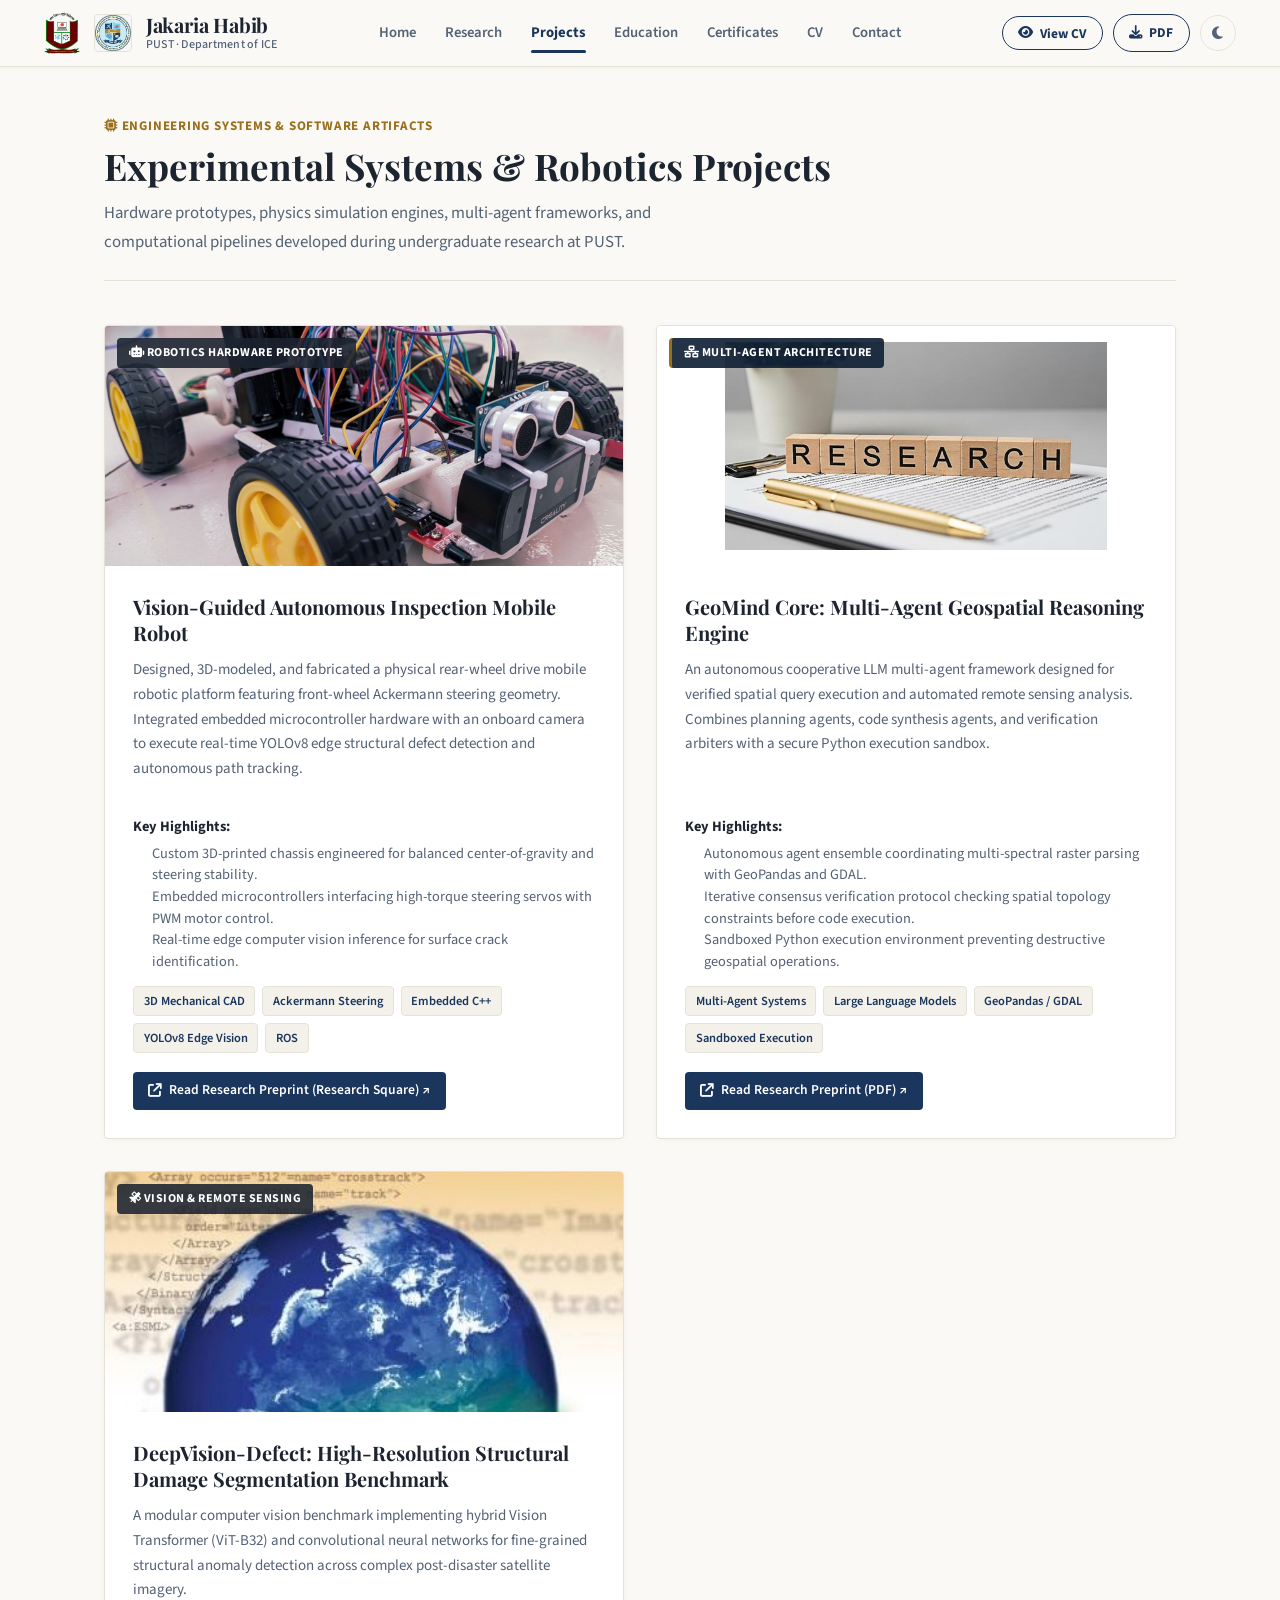
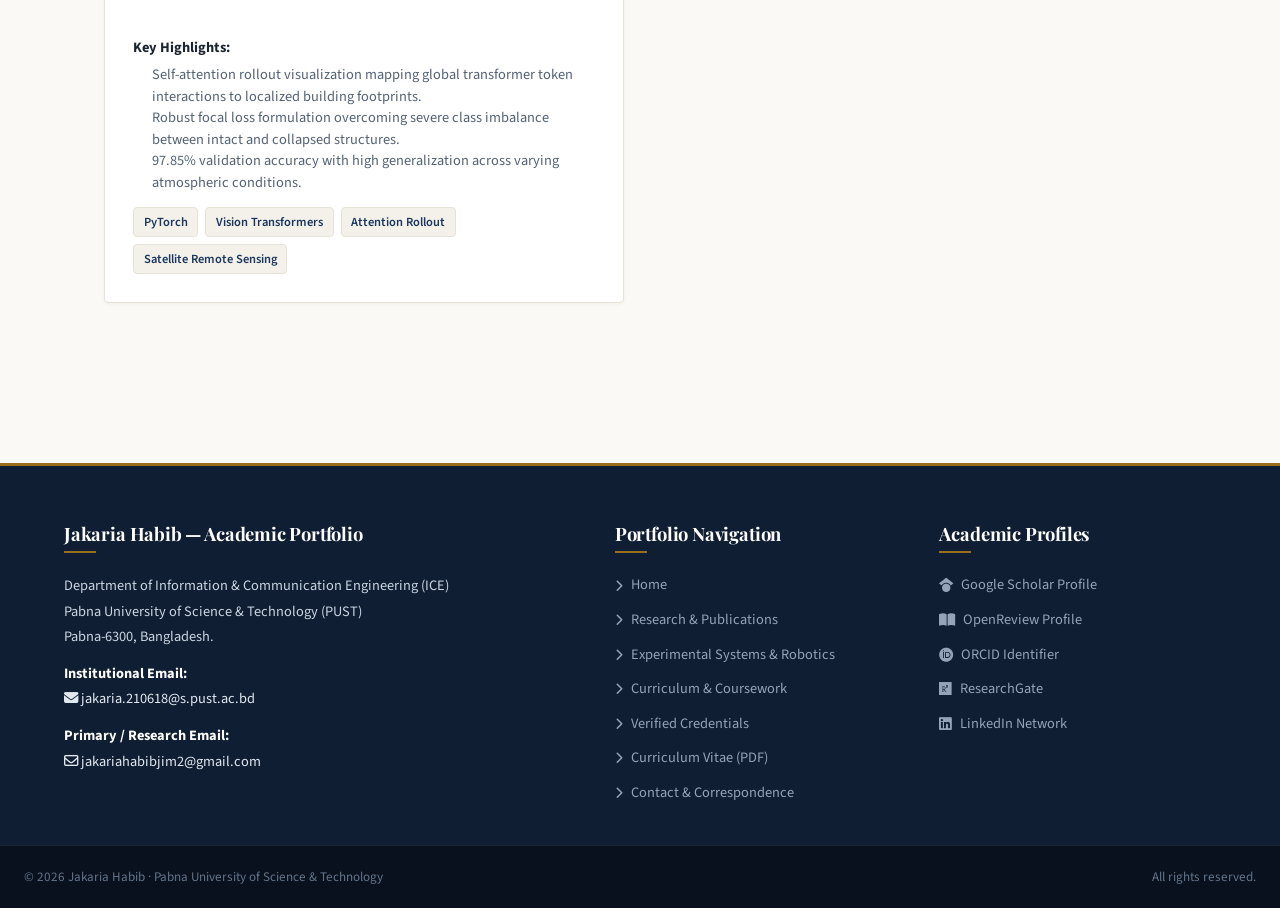
<file: projects.html>
<!DOCTYPE html>
<html lang="en">
<head>
    <meta charset="UTF-8">
    <meta name="viewport" content="width=device-width, initial-scale=1.0">
    <title>Experimental Systems &amp; Robotics Projects | Jakaria Habib</title>
    <meta name="description" content="Robotics hardware prototypes, biomechanical simulation engines, and AI software frameworks developed by Jakaria Habib at Pabna University of Science & Technology.">
    <meta name="author" content="Jakaria Habib">

    <link rel="preconnect" href="https://fonts.googleapis.com">
    <link rel="preconnect" href="https://fonts.gstatic.com" crossorigin>
    <link href="https://fonts.googleapis.com/css2?family=Playfair+Display:ital,wght@0,500;0,600;0,700;1,400&family=Source+Sans+3:ital,wght@0,400;0,500;0,600;0,700;1,400&family=JetBrains+Mono:wght@400;500&display=swap" rel="stylesheet">
    <link rel="stylesheet" href="https://cdnjs.cloudflare.com/ajax/libs/font-awesome/6.5.1/css/all.min.css">
    <link rel="stylesheet" href="style.css?v=2.2">
    <style>
        /* Firefox & Safari critical fallback resets */
        img { max-width: 100%; height: auto; }
        .brand-pust-logo { height: 42px !important; max-height: 42px !important; width: auto !important; }
        .brand-dept-logo { width: 38px !important; height: 38px !important; max-width: 38px !important; max-height: 38px !important; object-fit: cover !important; border-radius: 4px; }
    </style>
</head>
<body>

    <!-- Academic Navigation Header -->
    <header class="site-header">
        <div class="nav-container">
            <a href="index.html" class="nav-brand">
                <img src="assets/pust_logo.png" alt="PUST Logo" class="brand-pust-logo" width="42" height="42" style="max-height: 42px; width: auto; display: block;" title="Pabna University of Science and Technology">
                <img src="assets/ice_logo.jpg" alt="ICE Dept Logo" class="brand-dept-logo" width="38" height="38" style="max-width: 38px; max-height: 38px; width: 38px; height: 38px; object-fit: cover; display: block;" title="Department of Information &amp; Communication Engineering">
                <div class="brand-text-group">
                    <span class="brand-name">Jakaria Habib</span>
                    <span class="brand-affiliation">PUST · Department of ICE</span>
                </div>
            </a>

            <ul class="nav-links">
                <li class="nav-item"><a href="index.html">Home</a></li>
                <li class="nav-item"><a href="research.html">Research</a></li>
                <li class="nav-item"><a href="projects.html" class="active">Projects</a></li>
                <li class="nav-item"><a href="education.html">Education</a></li>
                <li class="nav-item"><a href="certificates.html">Certificates</a></li>
                <li class="nav-item"><a href="cv.html">CV</a></li>
                <li class="nav-item"><a href="contact.html">Contact</a></li>
            </ul>

            <div class="nav-actions">
                <button class="btn-cv-pill btn-open-cv-modal" title="View CV Online (No Download Required)">
                    <i class="fa-solid fa-eye"></i> <span>View CV</span>
                </button>
                <a href="CV_Jakaria_Habib.pdf" class="btn-cv-pill" target="_blank" download title="Download CV (PDF)">
                    <i class="fa-solid fa-download"></i> <span>PDF</span>
                </a>
                <button id="theme-toggle" class="theme-toggle-btn" aria-label="Toggle Reading Theme" title="Toggle Academic Theme">
                    <i class="fa-solid fa-moon"></i>
                </button>
                <button id="mobile-menu-btn" class="mobile-nav-toggle" aria-label="Open Navigation Menu">
                    <i class="fa-solid fa-bars"></i>
                </button>
            </div>
        </div>
    </header>

    <main class="main-content">

        <!-- Page Header Block -->
        <div class="page-title-block">
            <div class="page-kicker">
                <i class="fa-solid fa-microchip"></i> Engineering Systems &amp; Software Artifacts
            </div>
            <h1 class="page-title">Experimental Systems &amp; Robotics Projects</h1>
            <p class="page-subtitle">
                Hardware prototypes, physics simulation engines, multi-agent frameworks, and computational pipelines developed during undergraduate research at PUST.
            </p>
        </div>

        <!-- Projects Grid -->
        <div class="projects-grid" id="projects-grid">

            <!-- 1. Real 3D Printed Robot Build -->
            <div class="project-card">
                <div class="project-image-box">
                    <img src="assets/projects_img_2.jpg" alt="Autonomous Rear-Wheel Drive Mobile Robot Prototype">
                    <span class="project-tag-overlay"><i class="fa-solid fa-robot"></i> Robotics Hardware Prototype</span>
                </div>
                <div class="project-body">
                    <h2 class="project-title">Vision-Guided Autonomous Inspection Mobile Robot</h2>
                    <p class="project-desc">
                        Designed, 3D-modeled, and fabricated a physical rear-wheel drive mobile robotic platform featuring front-wheel Ackermann steering geometry. Integrated embedded microcontroller hardware with an onboard camera to execute real-time YOLOv8 edge structural defect detection and autonomous path tracking.
                    </p>
                    <div style="margin: 0.85rem 0; font-size: 0.9rem; color: var(--text-muted); line-height: 1.5;">
                        <strong style="color: var(--text-main);">Key Highlights:</strong>
                        <ul style="margin: 0.35rem 0 0 1.2rem; padding: 0;">
                            <li>Custom 3D-printed chassis engineered for balanced center-of-gravity and steering stability.</li>
                            <li>Embedded microcontrollers interfacing high-torque steering servos with PWM motor control.</li>
                            <li>Real-time edge computer vision inference for surface crack identification.</li>
                        </ul>
                    </div>
                    <div class="project-tech-pills">
                        <span class="project-pill">3D Mechanical CAD</span>
                        <span class="project-pill">Ackermann Steering</span>
                        <span class="project-pill">Embedded C++</span>
                        <span class="project-pill">YOLOv8 Edge Vision</span>
                        <span class="project-pill">ROS</span>
                    </div>
                    <div style="margin-top: 1.15rem;">
                        <a href="https://www.researchsquare.com/article/rs-9996410/v1" target="_blank" rel="noopener" class="btn-primary-academic" style="padding: 0.48rem 0.95rem; font-size: 0.85rem; text-decoration: none; display: inline-flex; align-items: center; gap: 0.45rem;">
                            <i class="fa-solid fa-arrow-up-right-from-square"></i> Read Research Preprint (Research Square) ↗
                        </a>
                    </div>
                </div>
            </div>


            <!-- 2. GeoMind Multi-Agent Spatial Reasoning Framework -->
            <div class="project-card">
                <div class="project-image-box" style="background: #ffffff; padding: 1rem; position: relative;">
                    <img src="assets/img_research_13.png" alt="GeoMind Multi-Agent Architecture Pipeline Diagram" style="object-fit: contain;">
                    <span class="project-tag-overlay" style="background: rgba(19, 34, 56, 0.92); border-left: 3px solid var(--univ-gold);">
                        <i class="fa-solid fa-network-wired"></i> Multi-Agent Architecture
                    </span>
                </div>
                <div class="project-body">
                    <h2 class="project-title">GeoMind Core: Multi-Agent Geospatial Reasoning Engine</h2>
                    <p class="project-desc">
                        An autonomous cooperative LLM multi-agent framework designed for verified spatial query execution and automated remote sensing analysis. Combines planning agents, code synthesis agents, and verification arbiters with a secure Python execution sandbox.
                    </p>
                    <div style="margin: 0.85rem 0; font-size: 0.9rem; color: var(--text-muted); line-height: 1.5;">
                        <strong style="color: var(--text-main);">Key Highlights:</strong>
                        <ul style="margin: 0.35rem 0 0 1.2rem; padding: 0;">
                            <li>Autonomous agent ensemble coordinating multi-spectral raster parsing with GeoPandas and GDAL.</li>
                            <li>Iterative consensus verification protocol checking spatial topology constraints before code execution.</li>
                            <li>Sandboxed Python execution environment preventing destructive geospatial operations.</li>
                        </ul>
                    </div>
                    <div class="project-tech-pills">
                        <span class="project-pill">Multi-Agent Systems</span>
                        <span class="project-pill">Large Language Models</span>
                        <span class="project-pill">GeoPandas / GDAL</span>
                        <span class="project-pill">Sandboxed Execution</span>
                    </div>
                    <div style="margin-top: 1.15rem;">
                        <a href="https://assets-eu.researchsquare.com/files/rs-10034367/v1/cc97377b-ff1b-4ddb-b034-70ffe7101400.pdf" target="_blank" rel="noopener" class="btn-primary-academic" style="padding: 0.48rem 0.95rem; font-size: 0.85rem; text-decoration: none; display: inline-flex; align-items: center; gap: 0.45rem;">
                            <i class="fa-solid fa-file-pdf"></i> Read Research Preprint (PDF) ↗
                        </a>
                    </div>
                </div>
            </div>

            <!-- 3. DeepVision-Defect: High-Resolution Structural Damage Inspection Benchmark -->
            <div class="project-card">
                <div class="project-image-box">
                    <img src="assets/research_img_2.jpg" alt="DeepVision High-Resolution Damage Segmentation">
                    <span class="project-tag-overlay"><i class="fa-solid fa-satellite"></i> Vision &amp; Remote Sensing</span>
                </div>
                <div class="project-body">
                    <h2 class="project-title">DeepVision-Defect: High-Resolution Structural Damage Segmentation Benchmark</h2>
                    <p class="project-desc">
                        A modular computer vision benchmark implementing hybrid Vision Transformer (ViT-B32) and convolutional neural networks for fine-grained structural anomaly detection across complex post-disaster satellite imagery.
                    </p>
                    <div style="margin: 0.85rem 0; font-size: 0.9rem; color: var(--text-muted); line-height: 1.5;">
                        <strong style="color: var(--text-main);">Key Highlights:</strong>
                        <ul style="margin: 0.35rem 0 0 1.2rem; padding: 0;">
                            <li>Self-attention rollout visualization mapping global transformer token interactions to localized building footprints.</li>
                            <li>Robust focal loss formulation overcoming severe class imbalance between intact and collapsed structures.</li>
                            <li>97.85% validation accuracy with high generalization across varying atmospheric conditions.</li>
                        </ul>
                    </div>
                    <div class="project-tech-pills">
                        <span class="project-pill">PyTorch</span>
                        <span class="project-pill">Vision Transformers</span>
                        <span class="project-pill">Attention Rollout</span>
                        <span class="project-pill">Satellite Remote Sensing</span>
                    </div>
                </div>
            </div>

        </div>

    </main>

    <!-- University Institutional Footer -->
    <footer class="univ-footer">
        <div class="univ-footer-container">
            <div class="footer-col">
                <h4>Jakaria Habib — Academic Portfolio</h4>
                <p>
                    Department of Information &amp; Communication Engineering (ICE)<br>
                    Pabna University of Science &amp; Technology (PUST)<br>
                    Pabna-6300, Bangladesh.
                </p>
                <p>
                    <strong style="color: #ffffff;">Institutional Email:</strong><br>
                    <a href="mailto:jakaria.210618@s.pust.ac.bd" class="footer-contact-link"><i class="fa-solid fa-envelope"></i> jakaria.210618@s.pust.ac.bd</a>
                </p>
                <p>
                    <strong style="color: #ffffff;">Primary / Research Email:</strong><br>
                    <a href="mailto:jakariahabibjim2@gmail.com" class="footer-contact-link"><i class="fa-regular fa-envelope"></i> jakariahabibjim2@gmail.com</a>
                </p>
            </div>
            <div class="footer-col">
                <h4>Portfolio Navigation</h4>
                <div class="footer-nav-list">
                    <a href="index.html"><i class="fa-solid fa-chevron-right" style="font-size: 0.75rem;"></i> Home</a>
                    <a href="research.html"><i class="fa-solid fa-chevron-right" style="font-size: 0.75rem;"></i> Research &amp; Publications</a>
                    <a href="projects.html"><i class="fa-solid fa-chevron-right" style="font-size: 0.75rem;"></i> Experimental Systems &amp; Robotics</a>
                    <a href="education.html"><i class="fa-solid fa-chevron-right" style="font-size: 0.75rem;"></i> Curriculum &amp; Coursework</a>
                    <a href="certificates.html"><i class="fa-solid fa-chevron-right" style="font-size: 0.75rem;"></i> Verified Credentials</a>
                    <a href="cv.html"><i class="fa-solid fa-chevron-right" style="font-size: 0.75rem;"></i> Curriculum Vitae (PDF)</a>
                    <a href="contact.html"><i class="fa-solid fa-chevron-right" style="font-size: 0.75rem;"></i> Contact &amp; Correspondence</a>
                </div>
            </div>
            <div class="footer-col">
                <h4>Academic Profiles</h4>
                <div class="footer-nav-list">
                    <a href="https://scholar.google.com/citations?user=2GSC8CkAAAAJ" target="_blank" rel="noopener"><i class="fa-brands fa-google-scholar"></i> Google Scholar Profile</a>
                    <a href="https://openreview.net/profile?id=~JAKARIA_HABIB1" target="_blank" rel="noopener"><i class="fa-solid fa-book-open"></i> OpenReview Profile</a>
                    <a href="https://orcid.org/0009-0009-6954-0367" target="_blank" rel="noopener"><i class="fa-brands fa-orcid"></i> ORCID Identifier</a>
                    <a href="https://www.researchgate.net/profile/Jakaria-Habib-2" target="_blank" rel="noopener"><i class="fa-brands fa-researchgate"></i> ResearchGate</a>
                    <a href="https://www.linkedin.com/in/jakaria-habib1/" target="_blank" rel="noopener"><i class="fa-brands fa-linkedin"></i> LinkedIn Network</a>
                </div>
            </div>
        </div>
        <div class="univ-bottom-bar">
            <span>&copy; 2026 Jakaria Habib · Pabna University of Science &amp; Technology</span>
            <span>All rights reserved.</span>
        </div>
    </footer>

    <!-- Master Data Store -->
    <script src="js/data.js"></script>

    <!-- Interactive Client Script -->
    <script src="script.js?v=2.2"></script>

    <!-- Interactive Full-Screen CV Modal Viewer (No Download Required) -->
    <div id="cv-modal-overlay" class="cv-modal-overlay" role="dialog" aria-modal="true" aria-label="Curriculum Vitae Viewer">
        <div class="cv-modal-window">
            <div class="cv-modal-topbar">
                <div class="cv-modal-title">
                    <i class="fa-solid fa-file-lines" style="color: var(--univ-gold);"></i>
                    <span>Jakaria Habib — Curriculum Vitae</span>
                </div>
                <div class="cv-modal-actions">
                    <a href="CV_Jakaria_Habib.pdf" target="_blank" class="cv-modal-btn" title="Open in New Tab">
                        <i class="fa-solid fa-arrow-up-right-from-square"></i> Open in New Tab
                    </a>
                    <a href="CV_Jakaria_Habib.pdf" download class="cv-modal-btn" title="Download PDF File">
                        <i class="fa-solid fa-download"></i> Download PDF
                    </a>
                    <button id="cv-modal-close-btn" class="cv-modal-close" aria-label="Close CV Viewer" title="Close (Esc)">
                        <i class="fa-solid fa-xmark"></i>
                    </button>
                </div>
            </div>
            <div class="cv-modal-body">
                <iframe src="CV_Jakaria_Habib.pdf#toolbar=1" title="Jakaria Habib CV Document"></iframe>
            </div>
        </div>
    </div>

</body>
</html>
</file>
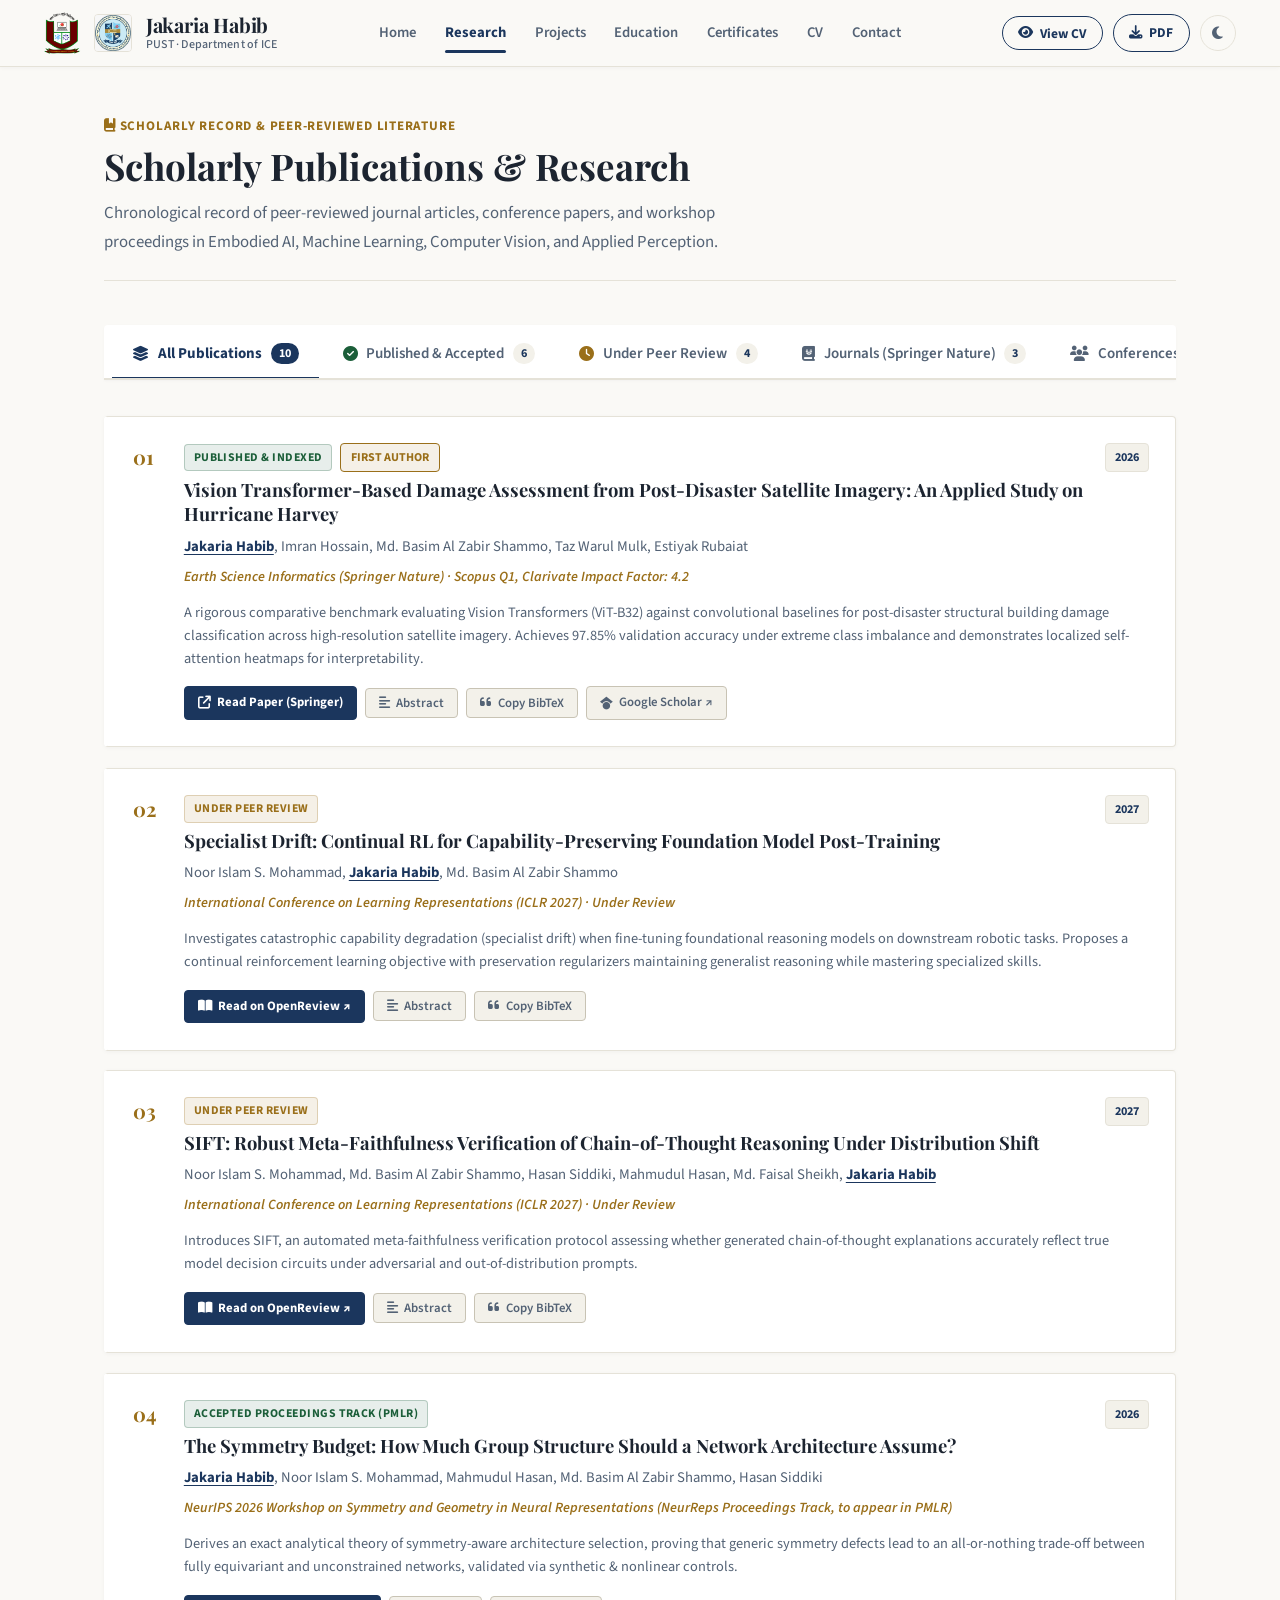
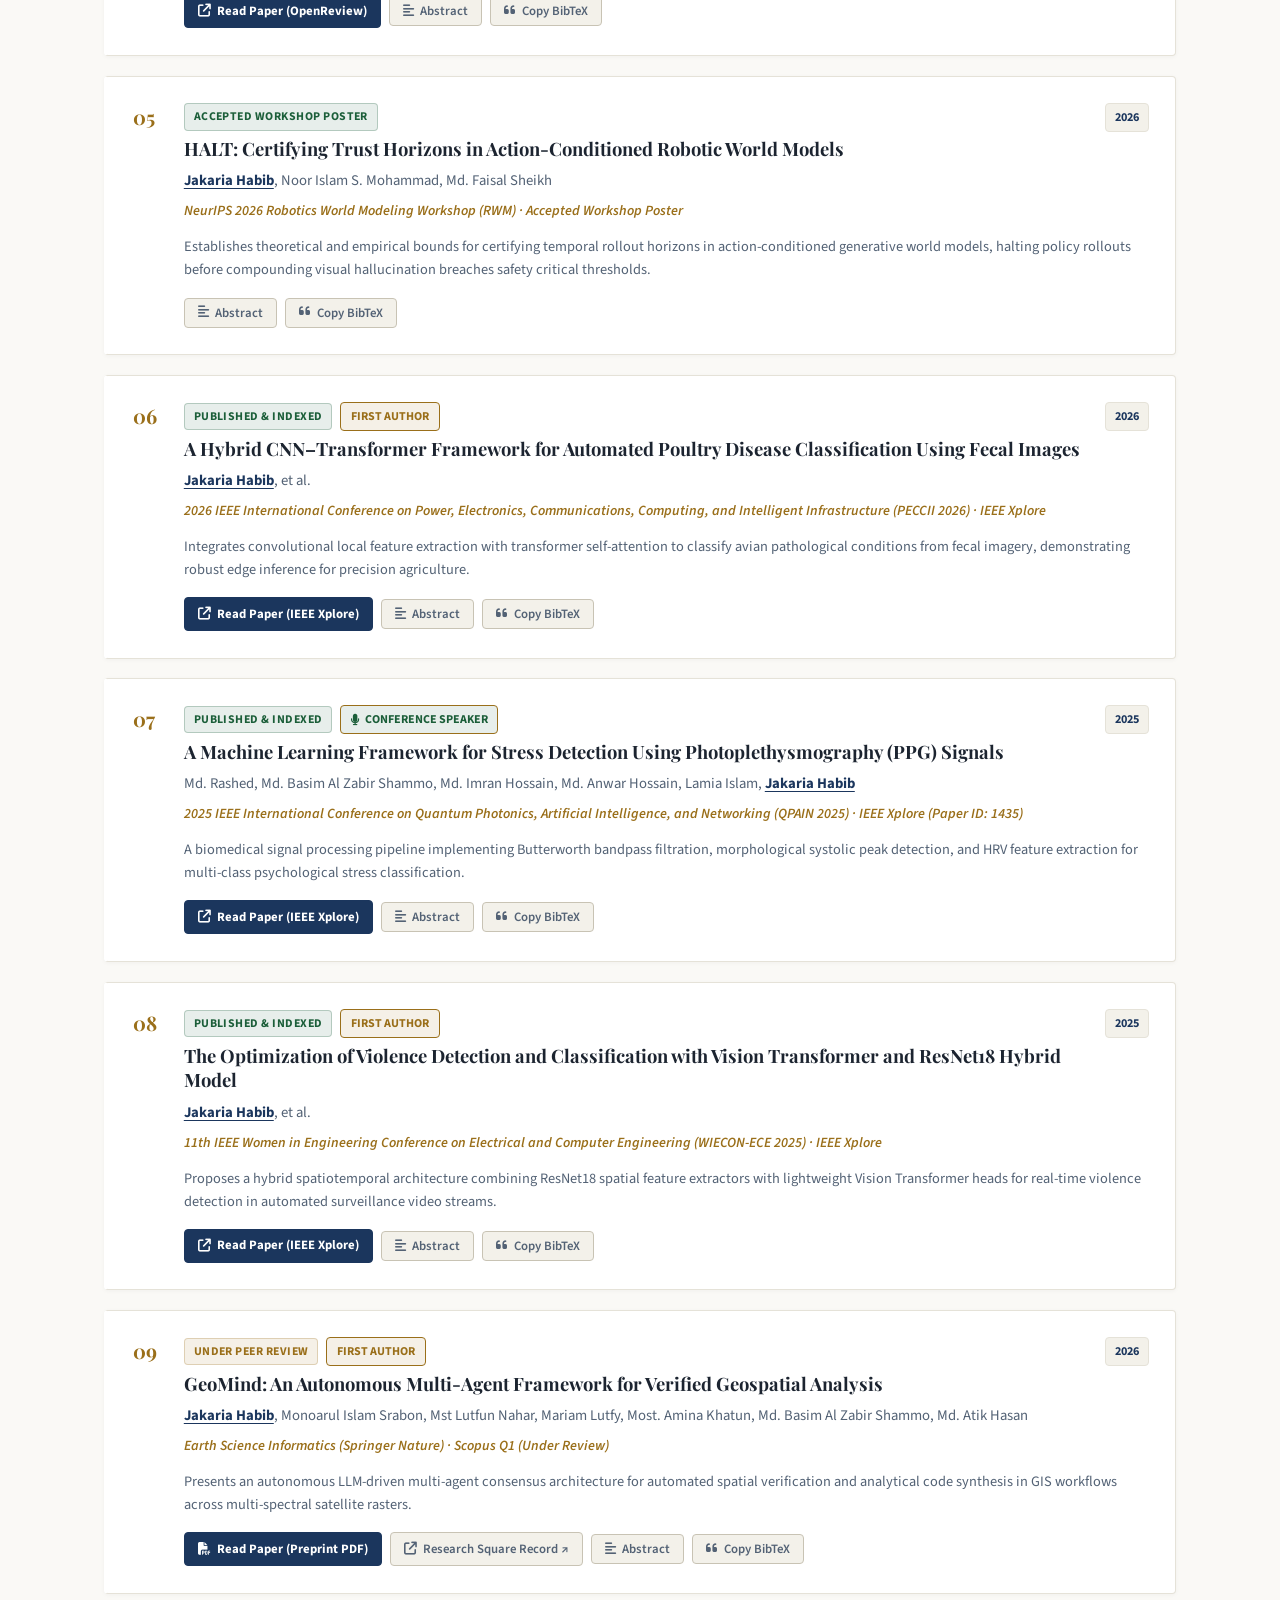
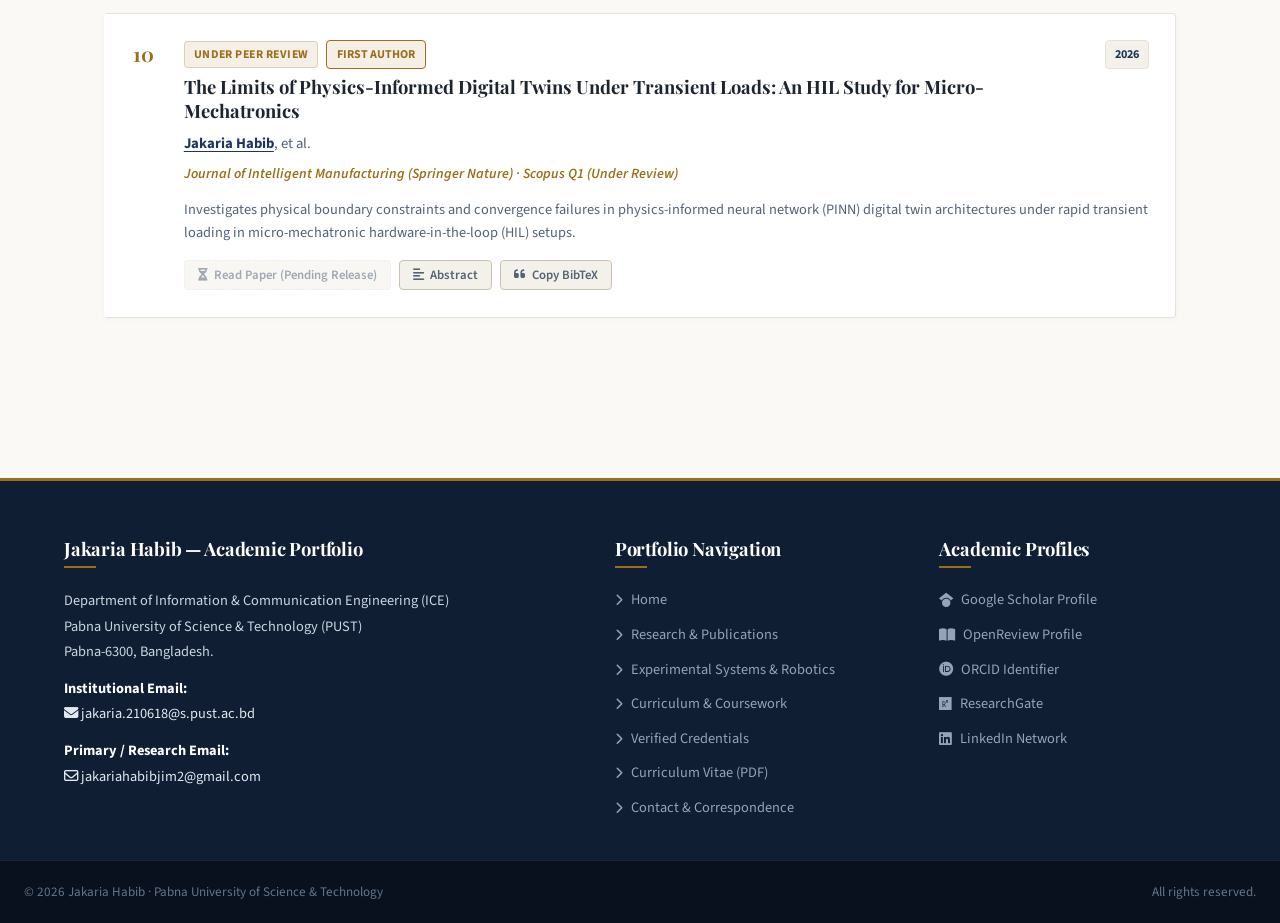
<file: research.html>
<!DOCTYPE html>
<html lang="en">
<head>
    <meta charset="UTF-8">
    <meta name="viewport" content="width=device-width, initial-scale=1.0">
    <title>Scholarly Publications &amp; Research | Jakaria Habib</title>
    <meta name="description" content="Peer-reviewed publications, journal articles, and conference proceedings by Jakaria Habib in Embodied AI, World Models, and Machine Learning.">
    <meta name="author" content="Jakaria Habib">

    <link rel="preconnect" href="https://fonts.googleapis.com">
    <link rel="preconnect" href="https://fonts.gstatic.com" crossorigin>
    <link href="https://fonts.googleapis.com/css2?family=Playfair+Display:ital,wght@0,500;0,600;0,700;1,400&family=Source+Sans+3:ital,wght@0,400;0,500;0,600;0,700;1,400&family=JetBrains+Mono:wght@400;500&display=swap" rel="stylesheet">
    <link rel="stylesheet" href="https://cdnjs.cloudflare.com/ajax/libs/font-awesome/6.5.1/css/all.min.css">
    <link rel="stylesheet" href="style.css?v=2.2">
    <style>
        /* Firefox & Safari critical fallback resets */
        img { max-width: 100%; height: auto; }
        .brand-pust-logo { height: 42px !important; max-height: 42px !important; width: auto !important; }
        .brand-dept-logo { width: 38px !important; height: 38px !important; max-width: 38px !important; max-height: 38px !important; object-fit: cover !important; border-radius: 4px; }
    </style>
</head>
<body>

    <!-- Academic Navigation Header -->
    <header class="site-header">
        <div class="nav-container">
            <a href="index.html" class="nav-brand">
                <img src="assets/pust_logo.png" alt="PUST Logo" class="brand-pust-logo" width="42" height="42" style="max-height: 42px; width: auto; display: block;" title="Pabna University of Science and Technology">
                <img src="assets/ice_logo.jpg" alt="ICE Dept Logo" class="brand-dept-logo" width="38" height="38" style="max-width: 38px; max-height: 38px; width: 38px; height: 38px; object-fit: cover; display: block;" title="Department of Information &amp; Communication Engineering">
                <div class="brand-text-group">
                    <span class="brand-name">Jakaria Habib</span>
                    <span class="brand-affiliation">PUST · Department of ICE</span>
                </div>
            </a>

            <ul class="nav-links">
                <li class="nav-item"><a href="index.html">Home</a></li>
                <li class="nav-item"><a href="research.html" class="active">Research</a></li>
                <li class="nav-item"><a href="projects.html">Projects</a></li>
                <li class="nav-item"><a href="education.html">Education</a></li>
                <li class="nav-item"><a href="certificates.html">Certificates</a></li>
                <li class="nav-item"><a href="cv.html">CV</a></li>
                <li class="nav-item"><a href="contact.html">Contact</a></li>
            </ul>

            <div class="nav-actions">
                <button class="btn-cv-pill btn-open-cv-modal" title="View CV Online (No Download Required)">
                    <i class="fa-solid fa-eye"></i> <span>View CV</span>
                </button>
                <a href="CV_Jakaria_Habib.pdf" class="btn-cv-pill" target="_blank" download title="Download CV (PDF)">
                    <i class="fa-solid fa-download"></i> <span>PDF</span>
                </a>
                <button id="theme-toggle" class="theme-toggle-btn" aria-label="Toggle Reading Theme" title="Toggle Academic Theme">
                    <i class="fa-solid fa-moon"></i>
                </button>
                <button id="mobile-menu-btn" class="mobile-nav-toggle" aria-label="Open Navigation Menu">
                    <i class="fa-solid fa-bars"></i>
                </button>
            </div>
        </div>
    </header>

    <main class="main-content">

        <!-- Page Header Block -->
        <div class="page-title-block">
            <div class="page-kicker">
                <i class="fa-solid fa-book-bookmark"></i> Scholarly Record &amp; Peer-Reviewed Literature
            </div>
            <h1 class="page-title">Scholarly Publications &amp; Research</h1>
            <p class="page-subtitle">
                Chronological record of peer-reviewed journal articles, conference papers, and workshop proceedings in Embodied AI, Machine Learning, Computer Vision, and Applied Perception.
            </p>
        </div>

        <!-- Menubar-Style Publication Filter Tabs -->
        <div class="pub-menubar-container">
            <div class="pub-menubar" role="tablist">
                <button class="pub-menu-tab active" data-filter="all">
                    <i class="fa-solid fa-layer-group"></i> All Publications <span class="tab-count">10</span>
                </button>
                <button class="pub-menu-tab" data-filter="published"><i class="fa-solid fa-circle-check" style="color: var(--univ-green);"></i> Published &amp; Accepted <span class="tab-count">6</span>
                </button>
                <button class="pub-menu-tab" data-filter="under-review"><i class="fa-solid fa-clock" style="color: var(--univ-gold);"></i> Under Peer Review <span class="tab-count">4</span>
                </button>
                <button class="pub-menu-tab" data-filter="journal">
                    <i class="fa-solid fa-book-journal-whills"></i> Journals (Springer Nature) <span class="tab-count">3</span>
                </button>
                <button class="pub-menu-tab" data-filter="conference">
                    <i class="fa-solid fa-users"></i> Conferences &amp; Workshops <span class="tab-count">7</span>
                </button>
            </div>
        </div>

        <!-- Publication List (Numbered 01 to 10) -->
        <div class="pub-list" id="publicationsList">

            <!-- 01: Springer Nature Q1 Journal -->
            <article class="pub-row" data-category="journal" data-status="published" data-venue-type="journal">
                <div class="pub-num">01</div>
                <div class="pub-body">
                    <div class="pub-header">
                        <div class="pub-title-group">
                            <div style="display: flex; align-items: center; gap: 0.5rem; margin-bottom: 0.35rem;">
                                <span class="pub-status-badge pub-status-published">Published &amp; Indexed</span>
                                <span class="badge-first-author">First Author</span>
                            </div>
                            <h2 class="pub-title">Vision Transformer-Based Damage Assessment from Post-Disaster Satellite Imagery: An Applied Study on Hurricane Harvey</h2>
                        </div>
                        <div class="pub-meta-top">
                            <span class="pub-year-badge">2026</span>
                        </div>
                    </div>
                    <div class="pub-authors">
                        <strong>Jakaria Habib</strong>, Imran Hossain, Md. Basim Al Zabir Shammo, Taz Warul Mulk, Estiyak Rubaiat
                    </div>
                    <div class="pub-venue">
                        Earth Science Informatics (Springer Nature) · Scopus Q1, Clarivate Impact Factor: 4.2
                    </div>
                    <p class="pub-desc">
                        A rigorous comparative benchmark evaluating Vision Transformers (ViT-B32) against convolutional baselines for post-disaster structural building damage classification across high-resolution satellite imagery. Achieves 97.85% validation accuracy under extreme class imbalance and demonstrates localized self-attention heatmaps for interpretability.
                    </p>
                    
                    <div class="pub-actions">
                        <a href="https://link.springer.com/article/10.1007/s12145-026-02142-6" target="_blank" rel="noopener" class="btn-pub-action btn-read-paper">
                            <i class="fa-solid fa-arrow-up-right-from-square"></i> Read Paper (Springer)
                        </a>
                        <button class="btn-pub-action btn-abstract-toggle"><i class="fa-solid fa-align-left"></i> Abstract</button>
                        <button class="btn-pub-action btn-bibtex-copy" data-bibtex="habib2026vision"><i class="fa-solid fa-quote-left"></i> Copy BibTeX</button>
                        <a href="https://scholar.google.com/citations?user=2GSC8CkAAAAJ" target="_blank" rel="noopener" class="btn-pub-action"><i class="fa-brands fa-google-scholar"></i> Google Scholar ↗</a>
                    </div>
                    <div class="pub-abstract-drawer">
                        This study presents a comparative evaluation of Vision Transformers (ViT-B32) against convolutional baselines (EfficientNet-B0) for post-disaster building damage assessment using Hurricane Harvey satellite imagery. Demonstrates superior robustness under extreme class imbalance with 97.85% accuracy and provides interpretable self-attention heatmaps for localized structural damage inspection.
                    </div>
                </div>
            </article>

            <!-- 02: ICLR 2027 Specialist Drift -->
            <article class="pub-row" data-category="iclr" data-status="under-review" data-venue-type="conference">
                <div class="pub-num">02</div>
                <div class="pub-body">
                    <div class="pub-header">
                        <div class="pub-title-group">
                            <div style="display: flex; align-items: center; gap: 0.5rem; margin-bottom: 0.35rem;">
                                <span class="pub-status-badge pub-status-review">Under Peer Review</span>
                            </div>
                            <h2 class="pub-title">Specialist Drift: Continual RL for Capability-Preserving Foundation Model Post-Training</h2>
                        </div>
                        <div class="pub-meta-top">
                            <span class="pub-year-badge">2027</span>
                        </div>
                    </div>
                    <div class="pub-authors">
                        Noor Islam S. Mohammad, <strong>Jakaria Habib</strong>, Md. Basim Al Zabir Shammo
                    </div>
                    <div class="pub-venue">
                        International Conference on Learning Representations (ICLR 2027) · Under Review
                    </div>
                    <p class="pub-desc">
                        Investigates catastrophic capability degradation (specialist drift) when fine-tuning foundational reasoning models on downstream robotic tasks. Proposes a continual reinforcement learning objective with preservation regularizers maintaining generalist reasoning while mastering specialized skills.
                    </p>
                    <div class="pub-actions">
                        <a href="https://openreview.net/profile?id=~JAKARIA_HABIB1" target="_blank" rel="noopener" class="btn-pub-action btn-read-paper">
                            <i class="fa-solid fa-book-open"></i> Read on OpenReview ↗
                        </a>
                        <button class="btn-pub-action btn-abstract-toggle"><i class="fa-solid fa-align-left"></i> Abstract</button>
                        <button class="btn-pub-action btn-bibtex-copy" data-bibtex="mohammad2026specialist"><i class="fa-solid fa-quote-left"></i> Copy BibTeX</button>
                    </div>
                    <div class="pub-abstract-drawer">
                        Investigates the phenomenon of specialist drift in foundational policy post-training where fine-tuning on specialized downstream domains degrades broader generalist capabilities. Formulates a continual reinforcement learning objective with preservation regularizers that maintain foundational reasoning while achieving task mastery.
                    </div>
                </div>
            </article>

            <!-- 03: ICLR 2027 SIFT -->
            <article class="pub-row" data-category="iclr" data-status="under-review" data-venue-type="conference">
                <div class="pub-num">03</div>
                <div class="pub-body">
                    <div class="pub-header">
                        <div class="pub-title-group">
                            <div style="display: flex; align-items: center; gap: 0.5rem; margin-bottom: 0.35rem;">
                                <span class="pub-status-badge pub-status-review">Under Peer Review</span>
                            </div>
                            <h2 class="pub-title">SIFT: Robust Meta-Faithfulness Verification of Chain-of-Thought Reasoning Under Distribution Shift</h2>
                        </div>
                        <div class="pub-meta-top">
                            <span class="pub-year-badge">2027</span>
                        </div>
                    </div>
                    <div class="pub-authors">
                        Noor Islam S. Mohammad, Md. Basim Al Zabir Shammo, Hasan Siddiki, Mahmudul Hasan, Md. Faisal Sheikh, <strong>Jakaria Habib</strong>
                    </div>
                    <div class="pub-venue">
                        International Conference on Learning Representations (ICLR 2027) · Under Review
                    </div>
                    <p class="pub-desc">
                        Introduces SIFT, an automated meta-faithfulness verification protocol assessing whether generated chain-of-thought explanations accurately reflect true model decision circuits under adversarial and out-of-distribution prompts.
                    </p>
                    <div class="pub-actions">
                        <a href="https://openreview.net/profile?id=~JAKARIA_HABIB1" target="_blank" rel="noopener" class="btn-pub-action btn-read-paper">
                            <i class="fa-solid fa-book-open"></i> Read on OpenReview ↗
                        </a>
                        <button class="btn-pub-action btn-abstract-toggle"><i class="fa-solid fa-align-left"></i> Abstract</button>
                        <button class="btn-pub-action btn-bibtex-copy" data-bibtex="mohammad2026sift"><i class="fa-solid fa-quote-left"></i> Copy BibTeX</button>
                    </div>
                    <div class="pub-abstract-drawer">
                        Introduces SIFT, an automated meta-faithfulness verification framework evaluating whether multi-step chain-of-thought explanations truly reflect internal model decision circuits under domain distribution shifts and adversarial perturbations.
                    </div>
                </div>
            </article>

            <!-- 04: NeurIPS 2026 Symmetry Budget -->
            <article class="pub-row" data-category="workshop" data-status="published" data-venue-type="conference">
                <div class="pub-num">04</div>
                <div class="pub-body">
                    <div class="pub-header">
                        <div class="pub-title-group">
                            <div style="display: flex; align-items: center; gap: 0.5rem; margin-bottom: 0.35rem;">
                                <span class="pub-status-badge pub-status-published">Accepted Proceedings Track (PMLR)</span>
                            </div>
                            <h2 class="pub-title">The Symmetry Budget: How Much Group Structure Should a Network Architecture Assume?</h2>
                        </div>
                        <div class="pub-meta-top">
                            <span class="pub-year-badge">2026</span>
                        </div>
                    </div>
                    <div class="pub-authors">
                        <strong>Jakaria Habib</strong>, Noor Islam S. Mohammad, Mahmudul Hasan, Md. Basim Al Zabir Shammo, Hasan Siddiki
                    </div>
                    <div class="pub-venue">
                        NeurIPS 2026 Workshop on Symmetry and Geometry in Neural Representations (NeurReps Proceedings Track, to appear in PMLR)
                    </div>
                    <p class="pub-desc">
                        Derives an exact analytical theory of symmetry-aware architecture selection, proving that generic symmetry defects lead to an all-or-nothing trade-off between fully equivariant and unconstrained networks, validated via synthetic &amp; nonlinear controls.
                    </p>
                    <div class="pub-actions">
                        <a href="https://openreview.net/forum?id=anU8qWr9og" target="_blank" rel="noopener" class="btn-pub-action btn-read-paper" title="Read Accepted Paper on OpenReview">
                            <i class="fa-solid fa-arrow-up-right-from-square"></i> Read Paper (OpenReview)
                        </a>
                        <button class="btn-pub-action btn-abstract-toggle"><i class="fa-solid fa-align-left"></i> Abstract</button>
                        <button class="btn-pub-action btn-bibtex-copy" data-bibtex="mohammad2026symmetry"><i class="fa-solid fa-quote-left"></i> Copy BibTeX</button>
                    </div>
                    <div class="pub-abstract-drawer">
                        A network architecture is, in large part, a symmetry assumption. We study the trade-off between approximation error and estimation error under approximate symmetry in an exactly solvable model over cyclic group signals, concluding intermediate architectures are never strictly optimal under generic defects. Accepted for presentation at NeurIPS 2026 NeurReps Workshop (Proceedings Track).
                    </div>
                </div>
            </article>

            <!-- 05: NeurIPS 2026 HALT Workshop -->
            <article class="pub-row" data-category="workshop" data-status="published" data-venue-type="conference">
                <div class="pub-num">05</div>
                <div class="pub-body">
                    <div class="pub-header">
                        <div class="pub-title-group">
                            <div style="display: flex; align-items: center; gap: 0.5rem; margin-bottom: 0.35rem;">
                                <span class="pub-status-badge pub-status-published">Accepted Workshop Poster</span>
                            </div>
                            <h2 class="pub-title">HALT: Certifying Trust Horizons in Action-Conditioned Robotic World Models</h2>
                        </div>
                        <div class="pub-meta-top">
                            <span class="pub-year-badge">2026</span>
                        </div>
                    </div>
                    <div class="pub-authors">
                        <strong>Jakaria Habib</strong>, Noor Islam S. Mohammad, Md. Faisal Sheikh
                    </div>
                    <div class="pub-venue">
                        NeurIPS 2026 Robotics World Modeling Workshop (RWM) · Accepted Workshop Poster
                    </div>
                    <p class="pub-desc">
                        Establishes theoretical and empirical bounds for certifying temporal rollout horizons in action-conditioned generative world models, halting policy rollouts before compounding visual hallucination breaches safety critical thresholds.
                    </p>
                    <div class="pub-actions">
                        <button class="btn-pub-action btn-abstract-toggle"><i class="fa-solid fa-align-left"></i> Abstract</button>
                        <button class="btn-pub-action btn-bibtex-copy" data-bibtex="mohammad2026halt"><i class="fa-solid fa-quote-left"></i> Copy BibTeX</button>
                    </div>
                    <div class="pub-abstract-drawer">
                        Formulates conformal prediction certificates to dynamically compute trust horizons in action-conditioned generative world models, preventing catastrophic decision failures in robotics control. Presented at NeurIPS 2026 Robotics World Modeling Workshop (RWM).
                    </div>
                </div>
            </article>

            <!-- 06: IEEE PECCII 2026 -->
            <article class="pub-row" data-category="ieee" data-status="published" data-venue-type="conference">
                <div class="pub-num">06</div>
                <div class="pub-body">
                    <div class="pub-header">
                        <div class="pub-title-group">
                            <div style="display: flex; align-items: center; gap: 0.5rem; margin-bottom: 0.35rem;">
                                <span class="pub-status-badge pub-status-published">Published &amp; Indexed</span>
                                <span class="badge-first-author">First Author</span>
                            </div>
                            <h2 class="pub-title">A Hybrid CNN–Transformer Framework for Automated Poultry Disease Classification Using Fecal Images</h2>
                        </div>
                        <div class="pub-meta-top">
                            <span class="pub-year-badge">2026</span>
                        </div>
                    </div>
                    <div class="pub-authors">
                        <strong>Jakaria Habib</strong>, et al.
                    </div>
                    <div class="pub-venue">
                        2026 IEEE International Conference on Power, Electronics, Communications, Computing, and Intelligent Infrastructure (PECCII 2026) · IEEE Xplore
                    </div>
                    <p class="pub-desc">
                        Integrates convolutional local feature extraction with transformer self-attention to classify avian pathological conditions from fecal imagery, demonstrating robust edge inference for precision agriculture.
                    </p>
                    <div class="pub-actions">
                        <a href="https://ieeexplore.ieee.org/abstract/document/11661870" target="_blank" rel="noopener" class="btn-pub-action btn-read-paper">
                            <i class="fa-solid fa-arrow-up-right-from-square"></i> Read Paper (IEEE Xplore)
                        </a>
                        <button class="btn-pub-action btn-abstract-toggle"><i class="fa-solid fa-align-left"></i> Abstract</button>
                        <button class="btn-pub-action btn-bibtex-copy" data-bibtex="habib2026poultry"><i class="fa-solid fa-quote-left"></i> Copy BibTeX</button>
                    </div>
                    <div class="pub-abstract-drawer">
                        Develops a hybrid deep neural network combining convolutional tokenizers with transformer self-attention blocks for precision multi-class poultry disease diagnosis under heterogeneous real-world farm conditions.
                    </div>
                </div>
            </article>

            <!-- 07: IEEE QPAIN 2025 (Oral Presentation) -->
            <article class="pub-row" data-category="ieee" data-status="published" data-venue-type="conference">
                <div class="pub-num">07</div>
                <div class="pub-body">
                    <div class="pub-header">
                        <div class="pub-title-group">
                            <div style="display: flex; align-items: center; gap: 0.5rem; margin-bottom: 0.35rem;">
                                <span class="pub-status-badge pub-status-published">Published &amp; Indexed</span>
                                <span class="badge-first-author" style="background: rgba(27, 94, 57, 0.1); color: var(--univ-green);"><i class="fa-solid fa-microphone"></i> Conference Speaker</span>
                            </div>
                            <h2 class="pub-title">A Machine Learning Framework for Stress Detection Using Photoplethysmography (PPG) Signals</h2>
                        </div>
                        <div class="pub-meta-top">
                            <span class="pub-year-badge">2025</span>
                        </div>
                    </div>
                    <div class="pub-authors">
                        Md. Rashed, Md. Basim Al Zabir Shammo, Md. Imran Hossain, Md. Anwar Hossain, Lamia Islam, <strong>Jakaria Habib</strong>
                    </div>
                    <div class="pub-venue">
                        2025 IEEE International Conference on Quantum Photonics, Artificial Intelligence, and Networking (QPAIN 2025) · IEEE Xplore (Paper ID: 1435)
                    </div>
                    <p class="pub-desc">
                        A biomedical signal processing pipeline implementing Butterworth bandpass filtration, morphological systolic peak detection, and HRV feature extraction for multi-class psychological stress classification.
                    </p>
                    <div class="pub-actions">
                        <a href="https://ieeexplore.ieee.org/abstract/document/11171913" target="_blank" rel="noopener" class="btn-pub-action btn-read-paper">
                            <i class="fa-solid fa-arrow-up-right-from-square"></i> Read Paper (IEEE Xplore)
                        </a>
                        <button class="btn-pub-action btn-abstract-toggle"><i class="fa-solid fa-align-left"></i> Abstract</button>
                        <button class="btn-pub-action btn-bibtex-copy" data-bibtex="rashed2025ppg"><i class="fa-solid fa-quote-left"></i> Copy BibTeX</button>
                    </div>
                    <div class="pub-abstract-drawer">
                        Presents an automated machine learning framework utilizing morphological and temporal heart rate variability (HRV) metrics extracted from wearable photoplethysmography (PPG) signals to classify acute human stress states. Presented orally at IEEE QPAIN 2025.
                    </div>
                </div>
            </article>

            <!-- 08: IEEE WIECON-ECE 2025 -->
            <article class="pub-row" data-category="ieee" data-status="published" data-venue-type="conference">
                <div class="pub-num">08</div>
                <div class="pub-body">
                    <div class="pub-header">
                        <div class="pub-title-group">
                            <div style="display: flex; align-items: center; gap: 0.5rem; margin-bottom: 0.35rem;">
                                <span class="pub-status-badge pub-status-published">Published &amp; Indexed</span>
                                <span class="badge-first-author">First Author</span>
                            </div>
                            <h2 class="pub-title">The Optimization of Violence Detection and Classification with Vision Transformer and ResNet18 Hybrid Model</h2>
                        </div>
                        <div class="pub-meta-top">
                            <span class="pub-year-badge">2025</span>
                        </div>
                    </div>
                    <div class="pub-authors">
                        <strong>Jakaria Habib</strong>, et al.
                    </div>
                    <div class="pub-venue">
                        11th IEEE Women in Engineering Conference on Electrical and Computer Engineering (WIECON-ECE 2025) · IEEE Xplore
                    </div>
                    <p class="pub-desc">
                        Proposes a hybrid spatiotemporal architecture combining ResNet18 spatial feature extractors with lightweight Vision Transformer heads for real-time violence detection in automated surveillance video streams.
                    </p>
                    <div class="pub-actions">
                        <a href="https://ieeexplore.ieee.org/abstract/document/11526421" target="_blank" rel="noopener" class="btn-pub-action btn-read-paper">
                            <i class="fa-solid fa-arrow-up-right-from-square"></i> Read Paper (IEEE Xplore)
                        </a>
                        <button class="btn-pub-action btn-abstract-toggle"><i class="fa-solid fa-align-left"></i> Abstract</button>
                        <button class="btn-pub-action btn-bibtex-copy" data-bibtex="habib2025violence"><i class="fa-solid fa-quote-left"></i> Copy BibTeX</button>
                    </div>
                    <div class="pub-abstract-drawer">
                        Develops a hybrid ViT-ResNet18 pipeline optimized for real-time video automated violence detection with low computational latency and high classification precision across CCTV surveillance benchmarks.
                    </div>
                </div>
            </article>

            <!-- 09: GeoMind Journal Submission (Earth Science Informatics - Springer Nature) -->
            <article class="pub-row" data-category="journal" data-status="under-review" data-venue-type="journal">
                <div class="pub-num">09</div>
                <div class="pub-body">
                    <div class="pub-header">
                        <div class="pub-title-group">
                            <div style="display: flex; align-items: center; gap: 0.5rem; margin-bottom: 0.35rem;">
                                <span class="pub-status-badge pub-status-review">Under Peer Review</span>
                                <span class="badge-first-author">First Author</span>
                            </div>
                            <h2 class="pub-title">GeoMind: An Autonomous Multi-Agent Framework for Verified Geospatial Analysis</h2>
                        </div>
                        <div class="pub-meta-top">
                            <span class="pub-year-badge">2026</span>
                        </div>
                    </div>
                    <div class="pub-authors">
                        <strong>Jakaria Habib</strong>, Monoarul Islam Srabon, Mst Lutfun Nahar, Mariam Lutfy, Most. Amina Khatun, Md. Basim Al Zabir Shammo, Md. Atik Hasan
                    </div>
                    <div class="pub-venue">
                        Earth Science Informatics (Springer Nature) · Scopus Q1 (Under Review)
                    </div>
                    <p class="pub-desc">
                        Presents an autonomous LLM-driven multi-agent consensus architecture for automated spatial verification and analytical code synthesis in GIS workflows across multi-spectral satellite rasters.
                    </p>
                    <div class="pub-actions">
                        <a href="https://assets-eu.researchsquare.com/files/rs-10034367/v1/cc97377b-ff1b-4ddb-b034-70ffe7101400.pdf" target="_blank" rel="noopener" class="btn-pub-action btn-read-paper">
                            <i class="fa-solid fa-file-pdf"></i> Read Paper (Preprint PDF)
                        </a>
                        <a href="https://doi.org/10.21203/rs.3.rs-10034367/v1" target="_blank" rel="noopener" class="btn-pub-action"><i class="fa-solid fa-external-link"></i> Research Square Record ↗</a>
                        <button class="btn-pub-action btn-abstract-toggle"><i class="fa-solid fa-align-left"></i> Abstract</button>
                        <button class="btn-pub-action btn-bibtex-copy" data-bibtex="habib2026geomind"><i class="fa-solid fa-quote-left"></i> Copy BibTeX</button>
                    </div>
                    <div class="pub-abstract-drawer">
                        Presents an autonomous LLM-driven multi-agent consensus architecture for automated spatial verification and analytical code synthesis in GIS workflows, implementing cooperative agent ensembles with sandboxed Python code execution across multi-spectral satellite rasters.
                    </div>
                </div>
            </article>

            <!-- 10: PINN Digital Twins Journal Submission (Springer Nature) -->
            <article class="pub-row" data-category="journal" data-status="under-review" data-venue-type="journal">
                <div class="pub-num">10</div>
                <div class="pub-body">
                    <div class="pub-header">
                        <div class="pub-title-group">
                            <div style="display: flex; align-items: center; gap: 0.5rem; margin-bottom: 0.35rem;">
                                <span class="pub-status-badge pub-status-review">Under Peer Review</span>
                                <span class="badge-first-author">First Author</span>
                            </div>
                            <h2 class="pub-title">The Limits of Physics-Informed Digital Twins Under Transient Loads: An HIL Study for Micro-Mechatronics</h2>
                        </div>
                        <div class="pub-meta-top">
                            <span class="pub-year-badge">2026</span>
                        </div>
                    </div>
                    <div class="pub-authors">
                        <strong>Jakaria Habib</strong>, et al.
                    </div>
                    <div class="pub-venue">
                        Journal of Intelligent Manufacturing (Springer Nature) · Scopus Q1 (Under Review)
                    </div>
                    <p class="pub-desc">
                        Investigates physical boundary constraints and convergence failures in physics-informed neural network (PINN) digital twin architectures under rapid transient loading in micro-mechatronic hardware-in-the-loop (HIL) setups.
                    </p>
                    <div class="pub-actions">
                        <button class="btn-pub-action btn-read-disabled" title="Official publisher link will be active upon release" disabled>
                            <i class="fa-solid fa-hourglass-half"></i> Read Paper (Pending Release)
                        </button>
                        <button class="btn-pub-action btn-abstract-toggle"><i class="fa-solid fa-align-left"></i> Abstract</button>
                        <button class="btn-pub-action btn-bibtex-copy" data-bibtex="habib2026limits"><i class="fa-solid fa-quote-left"></i> Copy BibTeX</button>
                    </div>
                    <div class="pub-abstract-drawer">
                        Investigates physical boundary constraints and convergence failures in physics-informed neural network digital twin architectures under rapid transient loading conditions within micro-mechatronic hardware-in-the-loop experimental testbeds.
                    </div>
                </div>
            </article>

        </div>

    </main>

    <!-- University Institutional Footer -->
    <footer class="univ-footer">
        <div class="univ-footer-container">
            <div class="footer-col">
                <h4>Jakaria Habib — Academic Portfolio</h4>
                <p>
                    Department of Information &amp; Communication Engineering (ICE)<br>
                    Pabna University of Science &amp; Technology (PUST)<br>
                    Pabna-6300, Bangladesh.
                </p>
                <p>
                    <strong style="color: #ffffff;">Institutional Email:</strong><br>
                    <a href="mailto:jakaria.210618@s.pust.ac.bd" class="footer-contact-link"><i class="fa-solid fa-envelope"></i> jakaria.210618@s.pust.ac.bd</a>
                </p>
                <p>
                    <strong style="color: #ffffff;">Primary / Research Email:</strong><br>
                    <a href="mailto:jakariahabibjim2@gmail.com" class="footer-contact-link"><i class="fa-regular fa-envelope"></i> jakariahabibjim2@gmail.com</a>
                </p>
            </div>
            <div class="footer-col">
                <h4>Portfolio Navigation</h4>
                <div class="footer-nav-list">
                    <a href="index.html"><i class="fa-solid fa-chevron-right" style="font-size: 0.75rem;"></i> Home</a>
                    <a href="research.html"><i class="fa-solid fa-chevron-right" style="font-size: 0.75rem;"></i> Research &amp; Publications</a>
                    <a href="projects.html"><i class="fa-solid fa-chevron-right" style="font-size: 0.75rem;"></i> Experimental Systems &amp; Robotics</a>
                    <a href="education.html"><i class="fa-solid fa-chevron-right" style="font-size: 0.75rem;"></i> Curriculum &amp; Coursework</a>
                    <a href="certificates.html"><i class="fa-solid fa-chevron-right" style="font-size: 0.75rem;"></i> Verified Credentials</a>
                    <a href="cv.html"><i class="fa-solid fa-chevron-right" style="font-size: 0.75rem;"></i> Curriculum Vitae (PDF)</a>
                    <a href="contact.html"><i class="fa-solid fa-chevron-right" style="font-size: 0.75rem;"></i> Contact &amp; Correspondence</a>
                </div>
            </div>
            <div class="footer-col">
                <h4>Academic Profiles</h4>
                <div class="footer-nav-list">
                    <a href="https://scholar.google.com/citations?user=2GSC8CkAAAAJ" target="_blank" rel="noopener"><i class="fa-brands fa-google-scholar"></i> Google Scholar Profile</a>
                    <a href="https://openreview.net/profile?id=~JAKARIA_HABIB1" target="_blank" rel="noopener"><i class="fa-solid fa-book-open"></i> OpenReview Profile</a>
                    <a href="https://orcid.org/0009-0009-6954-0367" target="_blank" rel="noopener"><i class="fa-brands fa-orcid"></i> ORCID Identifier</a>
                    <a href="https://www.researchgate.net/profile/Jakaria-Habib-2" target="_blank" rel="noopener"><i class="fa-brands fa-researchgate"></i> ResearchGate</a>
                    <a href="https://www.linkedin.com/in/jakaria-habib1/" target="_blank" rel="noopener"><i class="fa-brands fa-linkedin"></i> LinkedIn Network</a>
                </div>
            </div>
        </div>
        <div class="univ-bottom-bar">
            <span>&copy; 2026 Jakaria Habib · Pabna University of Science &amp; Technology</span>
            <span>All rights reserved.</span>
        </div>
    </footer>

    <!-- Master Data Store -->
    <script src="js/data.js"></script>

    <!-- Interactive Client Script -->
    <script src="script.js?v=2.2"></script>

    <!-- Interactive Full-Screen CV Modal Viewer (No Download Required) -->
    <div id="cv-modal-overlay" class="cv-modal-overlay" role="dialog" aria-modal="true" aria-label="Curriculum Vitae Viewer">
        <div class="cv-modal-window">
            <div class="cv-modal-topbar">
                <div class="cv-modal-title">
                    <i class="fa-solid fa-file-lines" style="color: var(--univ-gold);"></i>
                    <span>Jakaria Habib — Curriculum Vitae</span>
                </div>
                <div class="cv-modal-actions">
                    <a href="CV_Jakaria_Habib.pdf" target="_blank" class="cv-modal-btn" title="Open in New Tab">
                        <i class="fa-solid fa-arrow-up-right-from-square"></i> Open in New Tab
                    </a>
                    <a href="CV_Jakaria_Habib.pdf" download class="cv-modal-btn" title="Download PDF File">
                        <i class="fa-solid fa-download"></i> Download PDF
                    </a>
                    <button id="cv-modal-close-btn" class="cv-modal-close" aria-label="Close CV Viewer" title="Close (Esc)">
                        <i class="fa-solid fa-xmark"></i>
                    </button>
                </div>
            </div>
            <div class="cv-modal-body">
                <iframe src="CV_Jakaria_Habib.pdf#toolbar=1" title="Jakaria Habib CV Document"></iframe>
            </div>
        </div>
    </div>

</body>
</html>
</file>
<file: style.css>
/* ==========================================================================
   Jakaria Habib — Distinguished Academic & Research Portfolio
   Style: Authentic European & US Faculty & PhD Scholar Portfolio
   Inspired by: https://acadpro.netlify.app/ & Ivy League Academic Homepages
   Institutional Affiliation: Department of Information & Communication Engineering,
                              Pabna University of Science & Technology (PUST), Bangladesh
   ========================================================================== */

@import url('https://fonts.googleapis.com/css2?family=Playfair+Display:ital,wght@0,500;0,600;0,700;1,400;1,600&family=Source+Sans+3:ital,wght@0,300;0,400;0,500;0,600;0,700;1,400&family=Merriweather:ital,wght@0,300;0,400;0,700;1,300&family=JetBrains+Mono:wght@400;500;600&display=swap');

/* --------------------------------------------------------------------------
   1. Theme Variables (Default: Pure Academic Editorial)
   -------------------------------------------------------------------------- */
:root {
  --font-serif: 'Playfair Display', Georgia, 'Times New Roman', serif;
  --font-body: 'Source Sans 3', -apple-system, BlinkMacSystemFont, "Segoe UI", Roboto, sans-serif;
  --font-academic: 'Merriweather', Georgia, serif;
  --font-mono: 'JetBrains Mono', monospace;

  /* Classic Academic Palette */
  --bg-page: #faf9f6;
  --bg-card: #ffffff;
  --bg-subtle: #f3f1ea;
  --bg-header: rgba(250, 249, 246, 0.95);

  --text-main: #1c2430;
  --text-muted: #536275;
  --text-light: #7c8ba1;
  --text-inverse: #ffffff;

  --border-light: #e5e2d8;
  --border-strong: #c8c3b4;

  /* Distinguished Oxford Accents */
  --univ-navy: #1b365d;
  --univ-navy-hover: #122540;
  --univ-accent: #23527c;
  --univ-blue: #1b365d;
  --univ-gold: #9a6f1a;
  --univ-gold-hover: #7d5913;
  --univ-crimson: #841825;
  --univ-green: #1b5e39;

  --shadow-subtle: 0 1px 4px rgba(0, 0, 0, 0.04);
  --shadow-card: 0 4px 16px rgba(27, 54, 93, 0.06);
  --shadow-hover: 0 8px 24px rgba(27, 54, 93, 0.1);

  --radius-sm: 4px;
  --radius-md: 8px;
  --radius-pill: 9999px;

  --transition: all 0.2s ease-in-out;
}

/* Optional Night Reading Mode (Quiet Scholar Slate, NOT Neon) */
[data-theme="dark"] {
  --bg-page: #101620;
  --bg-card: #17202e;
  --bg-subtle: #1e2a3c;
  --bg-header: rgba(16, 22, 32, 0.95);

  --text-main: #e6ebf2;
  --text-muted: #95a3b8;
  --text-light: #6a798e;
  --text-inverse: #ffffff;

  --border-light: #253346;
  --border-strong: #33445c;

  --univ-navy: #5b92cb;
  --univ-navy-hover: #7aa7d7;
  --univ-accent: #6fa0d4;
  --univ-blue: #5b92cb;
  --univ-gold: #d4a548;
  --univ-gold-hover: #e2ba66;
  --univ-crimson: #c44d62;
  --univ-green: #3ea06f;

  --shadow-subtle: 0 1px 4px rgba(0, 0, 0, 0.25);
  --shadow-card: 0 4px 16px rgba(0, 0, 0, 0.35);
  --shadow-hover: 0 8px 24px rgba(0, 0, 0, 0.45);
}

/* --------------------------------------------------------------------------
   2. Reset & Typography
   -------------------------------------------------------------------------- */
*, *::before, *::after {
  box-sizing: border-box;
  margin: 0;
  padding: 0;
}

html {
  font-size: 16px;
  scroll-behavior: smooth;
}

body {
  font-family: var(--font-body);
  background-color: var(--bg-page);
  color: var(--text-main);
  line-height: 1.68;
  -webkit-font-smoothing: antialiased;
  min-height: 100vh;
}

h1, h2, h3, h4, h5, h6 {
  font-family: var(--font-serif);
  font-weight: 700;
  color: var(--text-main);
  line-height: 1.25;
}

a {
  color: var(--univ-navy);
  text-decoration: none;
  transition: var(--transition);
}

a:hover {
  color: var(--univ-gold);
}

img {
  max-width: 100%;
  height: auto;
  display: block;
}

ul, ol {
  list-style: none;
}

button {
  cursor: pointer;
  border: none;
  background: none;
  font-family: inherit;
  color: inherit;
}

/* --------------------------------------------------------------------------
   3. Clean & Prestigious Navigation Header (Ivy League / Oxford Faculty Style)
   -------------------------------------------------------------------------- */
.site-header {
  position: sticky;
  top: 0;
  z-index: 1000;
  background-color: var(--bg-header);
  backdrop-filter: blur(16px);
  -webkit-backdrop-filter: blur(16px);
  border-bottom: 1px solid var(--border-light);
  box-shadow: 0 1px 4px rgba(0, 20, 50, 0.04);
  transition: var(--transition);
}

.nav-container {
  max-width: 1240px;
  margin: 0 auto;
  padding: 0.75rem 1.5rem;
  display: flex;
  align-items: center;
  justify-content: space-between;
  gap: 1.5rem;
}

/* Brand Identity with Official PUST Emblem */
.nav-brand {
  display: flex;
  align-items: center;
  gap: 0.85rem;
  text-decoration: none;
  white-space: nowrap;
  flex-shrink: 0;
}

.brand-pust-logo {
  height: 42px;
  width: auto;
  display: block;
  object-fit: contain;
}

.brand-text-group {
  display: flex;
  flex-direction: column;
  justify-content: center;
}

.brand-name {
  font-family: var(--font-serif);
  font-size: 1.25rem;
  font-weight: 700;
  color: var(--text-main);
  letter-spacing: -0.01em;
  line-height: 1.2;
  white-space: nowrap !important;
}

.brand-affiliation {
  font-size: 0.75rem;
  font-weight: 500;
  color: var(--text-muted);
  letter-spacing: 0.02em;
  line-height: 1.2;
  margin-top: 1px;
}

/* Nav Links - Clean Pure Academic Text */
.nav-links {
  display: flex;
  align-items: center;
  gap: 0.2rem;
  list-style: none;
  margin: 0;
  padding: 0;
}

.nav-item a {
  display: inline-block;
  padding: 0.45rem 0.8rem;
  font-size: 0.92rem;
  font-weight: 600;
  color: var(--text-muted);
  border-radius: var(--radius-sm);
  transition: var(--transition);
  white-space: nowrap;
  text-decoration: none;
  position: relative;
}

.nav-item a:hover {
  color: var(--univ-navy);
  background-color: var(--bg-subtle);
}

.nav-item a.active {
  color: var(--univ-navy);
  font-weight: 700;
}

.nav-item a.active::after {
  content: '';
  position: absolute;
  bottom: 0px;
  left: 0.8rem;
  right: 0.8rem;
  height: 2.5px;
  background-color: var(--univ-navy);
  border-radius: 2px;
}

/* Header Actions */
.nav-actions {
  display: flex;
  align-items: center;
  gap: 0.65rem;
  flex-shrink: 0;
}

.btn-cv-pill {
  display: inline-flex;
  align-items: center;
  gap: 0.45rem;
  padding: 0.42rem 0.95rem;
  border: 1.5px solid var(--univ-navy);
  color: var(--univ-navy) !important;
  font-size: 0.84rem;
  font-weight: 700;
  border-radius: var(--radius-pill);
  transition: var(--transition);
  white-space: nowrap;
  text-decoration: none;
}

.btn-cv-pill:hover {
  background-color: var(--univ-navy);
  color: #ffffff !important;
}

.theme-toggle-btn {
  width: 36px;
  height: 36px;
  border-radius: var(--radius-pill);
  border: 1px solid var(--border-light);
  color: var(--text-muted);
  display: grid;
  place-items: center;
  font-size: 0.9rem;
  transition: var(--transition);
  background: transparent;
  cursor: pointer;
}

.theme-toggle-btn:hover {
  color: var(--univ-navy);
  border-color: var(--univ-navy);
  background-color: var(--bg-subtle);
}

.mobile-nav-toggle {
  display: none;
  font-size: 1.25rem;
  color: var(--text-main);
  background: transparent;
  border: none;
  padding: 0.25rem;
  cursor: pointer;
}

/* --------------------------------------------------------------------------
   4. Academic Main Container
   -------------------------------------------------------------------------- */
.main-content {
  max-width: 1120px;
  margin: 0 auto;
  padding: 3rem 1.5rem 5rem;
}

/* Page Header Block */
.page-title-block {
  margin-bottom: 2.75rem;
  padding-bottom: 1.5rem;
  border-bottom: 1px solid var(--border-light);
}

.page-kicker {
  font-size: 0.82rem;
  font-weight: 700;
  text-transform: uppercase;
  letter-spacing: 0.06em;
  color: var(--univ-gold);
  margin-bottom: 0.4rem;
}

.page-title {
  font-size: 2.3rem;
  color: var(--text-main);
  margin-bottom: 0.6rem;
}

.page-subtitle {
  font-size: 1.05rem;
  color: var(--text-muted);
  max-width: 78ch;
  line-height: 1.7;
}

/* --------------------------------------------------------------------------
   5. Home Hero Section (Introduction ONLY)
   -------------------------------------------------------------------------- */
.academic-hero {
  display: grid;
  grid-template-columns: 1fr 320px;
  gap: 3.5rem;
  align-items: start;
  margin-bottom: 4rem;
}

.hero-portrait-card {
  position: relative;
}

.hero-portrait-img {
  width: 100%;
  height: 380px;
  object-fit: cover;
  object-position: top center;
  border-radius: var(--radius-md);
  border: 1px solid var(--border-strong);
  box-shadow: var(--shadow-card);
}

.hero-contact-strip {
  margin-top: 1rem;
  padding: 1rem;
  background: var(--bg-card);
  border: 1px solid var(--border-light);
  border-radius: var(--radius-sm);
  font-size: 0.85rem;
}

.hero-contact-item {
  display: flex;
  align-items: center;
  gap: 0.6rem;
  color: var(--text-muted);
  margin-bottom: 0.45rem;
  word-break: break-all;
}

.hero-contact-item:last-child {
  margin-bottom: 0;
}

.hero-contact-item i {
  color: var(--univ-navy);
  width: 16px;
  flex-shrink: 0;
}

.hero-kicker {
  display: inline-block;
  font-size: 0.82rem;
  font-weight: 700;
  text-transform: uppercase;
  letter-spacing: 0.08em;
  color: var(--univ-gold);
  margin-bottom: 0.65rem;
}

.hero-title {
  font-size: clamp(2.2rem, 3.8vw, 3rem);
  font-weight: 800;
  color: var(--text-main);
  margin-bottom: 0.35rem;
  letter-spacing: -0.02em;
}

.hero-subtitle {
  font-family: var(--font-academic);
  font-size: 1.15rem;
  font-style: italic;
  color: var(--univ-navy);
  margin-bottom: 1.5rem;
}

.hero-bio {
  font-size: 1.05rem;
  line-height: 1.8;
  color: var(--text-main);
  margin-bottom: 2rem;
}

.hero-bio p + p {
  margin-top: 1.1rem;
}

.hero-bio strong {
  color: var(--univ-navy);
  font-weight: 600;
}

/* Scholarly Action Buttons */
.hero-actions {
  display: flex;
  align-items: center;
  gap: 0.85rem;
  flex-wrap: wrap;
  margin-bottom: 2rem;
  padding-bottom: 1.75rem;
  border-bottom: 1px solid var(--border-light);
}

.btn-primary-academic {
  display: inline-flex;
  align-items: center;
  gap: 0.5rem;
  padding: 0.72rem 1.45rem;
  background-color: var(--univ-navy);
  color: #ffffff !important;
  font-weight: 600;
  font-size: 0.92rem;
  border-radius: var(--radius-sm);
  transition: var(--transition);
}

.btn-primary-academic:hover {
  background-color: var(--univ-navy-hover);
  transform: translateY(-1px);
}

.btn-secondary-academic {
  display: inline-flex;
  align-items: center;
  gap: 0.5rem;
  padding: 0.7rem 1.35rem;
  background-color: var(--bg-card);
  border: 1px solid var(--border-strong);
  color: var(--text-main) !important;
  font-weight: 600;
  font-size: 0.92rem;
  border-radius: var(--radius-sm);
  transition: var(--transition);
}

.btn-secondary-academic:hover {
  border-color: var(--univ-navy);
  color: var(--univ-navy) !important;
}

/* Profiles Row */
.academic-profiles {
  display: flex;
  align-items: center;
  gap: 0.6rem;
  flex-wrap: wrap;
}

.profile-link {
  display: inline-flex;
  align-items: center;
  gap: 0.45rem;
  padding: 0.38rem 0.8rem;
  background: var(--bg-card);
  border: 1px solid var(--border-light);
  border-radius: var(--radius-sm);
  font-size: 0.84rem;
  font-weight: 600;
  color: var(--text-muted);
  transition: var(--transition);
}

.profile-link:hover {
  border-color: var(--univ-navy);
  color: var(--univ-navy);
}

@media (max-width: 900px) {
  .academic-hero {
    grid-template-columns: 1fr;
    gap: 2.5rem;
  }
  .hero-portrait-card {
    max-width: 320px;
    margin: 0 auto;
  }
}

/* --------------------------------------------------------------------------
   6. Prospective Advisor & Scholarship Notice (Clean Academic Box)
   -------------------------------------------------------------------------- */
.advisor-notice-card {
  background: var(--bg-card);
  border: 1px solid var(--border-light);
  border-left: 4px solid var(--univ-navy);
  border-radius: var(--radius-sm);
  padding: 2rem 2.2rem;
  margin-bottom: 3.5rem;
  box-shadow: var(--shadow-subtle);
}

.advisor-notice-card h3 {
  font-size: 1.35rem;
  color: var(--univ-navy);
  margin-bottom: 0.6rem;
  display: flex;
  align-items: center;
  gap: 0.55rem;
}

.advisor-notice-card p {
  color: var(--text-muted);
  font-size: 0.98rem;
  line-height: 1.7;
  margin-bottom: 1.25rem;
  max-width: 82ch;
}

.scholarship-tags {
  display: flex;
  gap: 0.5rem;
  flex-wrap: wrap;
  margin-bottom: 1.5rem;
}

.scholarship-pill {
  padding: 0.28rem 0.7rem;
  background: var(--bg-subtle);
  border: 1px solid var(--border-light);
  border-radius: var(--radius-sm);
  font-size: 0.8rem;
  font-weight: 600;
  color: var(--text-main);
}

/* --------------------------------------------------------------------------
   7. Research Pillar Exploration Cards
   -------------------------------------------------------------------------- */
.section-header-row {
  display: flex;
  justify-content: space-between;
  align-items: flex-end;
  margin-bottom: 1.8rem;
  padding-bottom: 0.65rem;
  border-bottom: 1px solid var(--border-light);
}

.section-title {
  font-size: 1.7rem;
  color: var(--text-main);
}

.section-link {
  font-size: 0.9rem;
  font-weight: 600;
  color: var(--univ-navy);
  display: inline-flex;
  align-items: center;
  gap: 0.35rem;
}

.pillars-grid {
  display: grid;
  grid-template-columns: repeat(3, 1fr);
  gap: 1.5rem;
  margin-bottom: 3rem;
}

.pillar-card {
  background: var(--bg-card);
  border: 1px solid var(--border-light);
  border-radius: var(--radius-sm);
  padding: 1.75rem;
  display: flex;
  flex-direction: column;
  box-shadow: var(--shadow-subtle);
  transition: var(--transition);
}

.pillar-card:hover {
  transform: translateY(-2px);
  box-shadow: var(--shadow-hover);
  border-color: var(--univ-navy);
}

.pillar-title {
  font-size: 1.15rem;
  font-weight: 700;
  color: var(--univ-navy);
  margin-bottom: 0.65rem;
  line-height: 1.35;
}

.pillar-desc {
  font-size: 0.92rem;
  line-height: 1.65;
  color: var(--text-muted);
  margin-bottom: 1.25rem;
  flex: 1;
}

.pillar-link {
  font-size: 0.88rem;
  font-weight: 700;
  color: var(--univ-navy);
  display: inline-flex;
  align-items: center;
  gap: 0.4rem;
  margin-top: auto;
}

@media (max-width: 860px) {
  .pillars-grid {
    grid-template-columns: 1fr;
  }
}

/* --------------------------------------------------------------------------
   8. Publications List Style (Pure acadpro.netlify.app format)
   -------------------------------------------------------------------------- */
.pub-filter-bar {
  display: flex;
  gap: 0.45rem;
  flex-wrap: wrap;
  margin-bottom: 2rem;
  padding-bottom: 1.25rem;
  border-bottom: 1px solid var(--border-light);
}

.pub-filter-btn {
  padding: 0.42rem 0.95rem;
  border-radius: var(--radius-pill);
  background: var(--bg-card);
  border: 1px solid var(--border-strong);
  font-size: 0.85rem;
  font-weight: 600;
  color: var(--text-muted);
  transition: var(--transition);
}

.pub-filter-btn:hover {
  border-color: var(--univ-navy);
  color: var(--univ-navy);
}

.pub-filter-btn.active {
  background: var(--univ-navy);
  color: #ffffff;
  border-color: var(--univ-navy);
}

.pub-list {
  display: flex;
  flex-direction: column;
  gap: 1.25rem;
}

.pub-row {
  background: var(--bg-card);
  border: 1px solid var(--border-light);
  border-radius: var(--radius-sm);
  padding: 1.65rem;
  display: flex;
  gap: 1.4rem;
  box-shadow: var(--shadow-subtle);
  transition: var(--transition);
  align-items: flex-start;
}

.pub-row:hover {
  box-shadow: var(--shadow-hover);
  border-color: var(--border-strong);
}

.pub-num {
  font-family: var(--font-serif);
  font-size: 1.25rem;
  font-weight: 700;
  color: var(--univ-gold);
  min-width: 28px;
  line-height: 1;
  padding-top: 0.2rem;
}

.pub-body {
  flex: 1;
}

.pub-header {
  display: flex;
  justify-content: space-between;
  align-items: flex-start;
  gap: 1.25rem;
  margin-bottom: 0.5rem;
}

.pub-title-group {
  flex: 1;
}

.pub-title {
  font-family: var(--font-serif);
  font-size: 1.15rem;
  font-weight: 700;
  color: var(--text-main);
  line-height: 1.35;
}

.pub-meta-top {
  display: flex;
  align-items: center;
  gap: 0.65rem;
  flex-shrink: 0;
}

.pub-year-badge {
  font-size: 0.76rem;
  font-weight: 700;
  padding: 0.2rem 0.55rem;
  border-radius: var(--radius-sm);
  background: var(--bg-subtle);
  border: 1px solid var(--border-light);
  color: var(--univ-navy);
  white-space: nowrap;
}

.pub-publisher-logo-badge {
  display: none !important;
}

.pub-authors {
  font-size: 0.92rem;
  color: var(--text-muted);
  margin-bottom: 0.35rem;
}

.pub-authors strong {
  color: var(--univ-navy);
  font-weight: 700;
  text-decoration: underline;
  text-underline-offset: 3px;
}

.pub-venue {
  font-size: 0.88rem;
  font-style: italic;
  font-weight: 600;
  color: var(--univ-gold);
  margin-bottom: 0.75rem;
}

.pub-desc {
  font-size: 0.9rem;
  line-height: 1.6;
  color: var(--text-muted);
  margin-bottom: 1rem;
}

.pub-actions {
  display: flex;
  align-items: center;
  gap: 0.5rem;
  flex-wrap: wrap;
}

.btn-pub-action {
  display: inline-flex;
  align-items: center;
  gap: 0.4rem;
  padding: 0.32rem 0.8rem;
  border-radius: var(--radius-sm);
  background: var(--bg-subtle);
  border: 1px solid var(--border-strong);
  font-size: 0.8rem;
  font-weight: 600;
  color: var(--text-muted);
  transition: var(--transition);
}

.btn-pub-action:hover {
  border-color: var(--univ-navy);
  color: var(--univ-navy);
  background: #ffffff;
}

.badge-first-author {
  display: inline-flex;
  align-items: center;
  gap: 0.3rem;
  padding: 0.2rem 0.6rem;
  border-radius: var(--radius-sm);
  background: rgba(154, 111, 26, 0.1);
  border: 1px solid var(--univ-gold);
  color: var(--univ-gold);
  font-size: 0.75rem;
  font-weight: 700;
  text-transform: uppercase;
}

.pub-abstract-drawer {
  display: none;
  margin-top: 1rem;
  padding: 1.2rem;
  background: var(--bg-subtle);
  border-left: 3px solid var(--univ-navy);
  border-radius: var(--radius-sm);
  font-size: 0.88rem;
  line-height: 1.65;
  color: var(--text-muted);
}

.pub-abstract-drawer.show {
  display: block;
}

/* --------------------------------------------------------------------------
   9. Dedicated Projects & Systems Cards (Synchronized Image Proportions)
   -------------------------------------------------------------------------- */
.projects-grid {
  display: grid;
  grid-template-columns: repeat(2, 1fr);
  gap: 2rem;
}

.project-card {
  background: var(--bg-card);
  border: 1px solid var(--border-light);
  border-radius: var(--radius-sm);
  overflow: hidden;
  box-shadow: var(--shadow-subtle);
  display: flex;
  flex-direction: column;
  transition: var(--transition);
}

.project-card:hover {
  box-shadow: var(--shadow-hover);
  border-color: var(--border-strong);
}

.project-image-box {
  height: 240px;
  overflow: hidden;
  position: relative;
  background: #f1f3f6;
  display: flex;
  align-items: center;
  justify-content: center;
}

.project-image-box img {
  width: 100%;
  height: 100%;
  object-fit: cover;
  object-position: center;
  transition: var(--transition);
}

.project-card:hover .project-image-box img {
  transform: scale(1.03);
}

.project-tag-overlay {
  position: absolute;
  top: 12px;
  left: 12px;
  padding: 0.3rem 0.75rem;
  background: rgba(28, 36, 48, 0.88);
  color: #ffffff;
  font-size: 0.75rem;
  font-weight: 700;
  border-radius: var(--radius-sm);
  letter-spacing: 0.04em;
  text-transform: uppercase;
}

.project-body {
  padding: 1.75rem;
  display: flex;
  flex-direction: column;
  flex: 1;
}

.project-title {
  font-size: 1.25rem;
  font-weight: 700;
  color: var(--text-main);
  margin-bottom: 0.75rem;
  line-height: 1.3;
}

.project-desc {
  font-size: 0.94rem;
  line-height: 1.65;
  color: var(--text-muted);
  margin-bottom: 1.25rem;
  flex: 1;
}

.project-tech-pills {
  display: flex;
  gap: 0.45rem;
  flex-wrap: wrap;
}

.project-pill {
  padding: 0.22rem 0.6rem;
  background: var(--bg-subtle);
  border: 1px solid var(--border-light);
  border-radius: var(--radius-sm);
  font-size: 0.78rem;
  font-weight: 600;
  color: var(--univ-navy);
}

@media (max-width: 860px) {
  .projects-grid {
    grid-template-columns: 1fr;
  }
}

/* --------------------------------------------------------------------------
   10. Curriculum & Education Matrix
   -------------------------------------------------------------------------- */
.education-hero-box {
  background: var(--bg-card);
  border: 1px solid var(--border-light);
  border-left: 4px solid var(--univ-navy);
  border-radius: var(--radius-sm);
  padding: 2.2rem;
  display: grid;
  grid-template-columns: auto 1fr;
  gap: 2rem;
  align-items: center;
  box-shadow: var(--shadow-subtle);
  margin-bottom: 3rem;
}

.education-seal {
  width: 75px;
  height: 75px;
  background: var(--bg-subtle);
  border: 1px solid var(--border-strong);
  border-radius: var(--radius-sm);
  display: grid;
  place-items: center;
  font-size: 2.2rem;
  color: var(--univ-navy);
}

.education-info h2 {
  font-size: 1.55rem;
  color: var(--text-main);
  margin-bottom: 0.35rem;
}

.education-info h3 {
  font-family: var(--font-academic);
  font-size: 1.05rem;
  color: var(--univ-navy);
  font-weight: 600;
  margin-bottom: 0.5rem;
}

.education-info p {
  color: var(--text-muted);
  font-size: 0.95rem;
}

.syllabus-grid {
  display: grid;
  grid-template-columns: repeat(3, 1fr);
  gap: 1.5rem;
}

.syllabus-card {
  background: var(--bg-card);
  border: 1px solid var(--border-light);
  border-top: 3px solid var(--univ-navy);
  border-radius: var(--radius-sm);
  padding: 1.5rem;
  box-shadow: var(--shadow-subtle);
}

.syllabus-card-header {
  display: flex;
  align-items: center;
  gap: 0.65rem;
  padding-bottom: 0.75rem;
  border-bottom: 1px solid var(--border-light);
  margin-bottom: 1rem;
}

.syllabus-card-header i {
  color: var(--univ-gold);
  font-size: 1.1rem;
}

.syllabus-card-header h4 {
  font-size: 1.05rem;
  font-weight: 700;
}

.course-list {
  display: flex;
  flex-direction: column;
  gap: 0.55rem;
}

.course-item {
  display: flex;
  justify-content: space-between;
  align-items: center;
  font-size: 0.88rem;
  color: var(--text-muted);
  gap: 0.5rem;
}

.course-code-tag {
  font-family: var(--font-mono);
  font-size: 0.74rem;
  font-weight: 600;
  padding: 0.15rem 0.45rem;
  border-radius: var(--radius-sm);
  background: var(--bg-subtle);
  border: 1px solid var(--border-light);
  color: var(--univ-navy);
}

@media (max-width: 900px) {
  .education-hero-box {
    grid-template-columns: 1fr;
  }
  .syllabus-grid {
    grid-template-columns: 1fr;
  }
}

/* --------------------------------------------------------------------------
   11. Credentials & Lightbox Gallery
   -------------------------------------------------------------------------- */
.cert-grid {
  display: grid;
  grid-template-columns: repeat(3, 1fr);
  gap: 1.75rem;
}

.cert-card {
  background: var(--bg-card);
  border: 1px solid var(--border-light);
  border-radius: var(--radius-sm);
  overflow: hidden;
  box-shadow: var(--shadow-subtle);
  cursor: pointer;
  transition: var(--transition);
  display: flex;
  flex-direction: column;
}

.cert-card:hover {
  transform: translateY(-3px);
  box-shadow: var(--shadow-hover);
  border-color: var(--border-strong);
}

.cert-thumbnail-wrapper {
  height: 200px;
  background: #f1f4f8;
  position: relative;
  overflow: hidden;
  border-bottom: 1px solid var(--border-light);
  display: flex;
  align-items: center;
  justify-content: center;
}

.cert-thumbnail-wrapper img {
  width: 100%;
  height: 100%;
  object-fit: cover;
  object-position: top center;
  transition: var(--transition);
}

.cert-card:hover .cert-thumbnail-wrapper img {
  transform: scale(1.03);
}

.cert-overlay-inspect {
  position: absolute;
  inset: 0;
  background: rgba(28, 36, 48, 0.65);
  display: grid;
  place-items: center;
  color: #ffffff;
  font-size: 1.4rem;
  opacity: 0;
  transition: var(--transition);
}

.cert-card:hover .cert-overlay-inspect {
  opacity: 1;
}

.cert-info {
  padding: 1.35rem;
  display: flex;
  flex-direction: column;
  flex: 1;
}

.cert-title {
  font-size: 1.05rem;
  font-weight: 700;
  color: var(--text-main);
  margin-bottom: 0.35rem;
  line-height: 1.35;
}

.cert-issuer {
  font-size: 0.82rem;
  font-weight: 600;
  color: var(--univ-navy);
  margin-bottom: 0.5rem;
}

.cert-meta {
  font-size: 0.8rem;
  color: var(--text-light);
  margin-top: auto;
}

@media (max-width: 900px) {
  .cert-grid {
    grid-template-columns: repeat(2, 1fr);
  }
}
@media (max-width: 600px) {
  .cert-grid {
    grid-template-columns: 1fr;
  }
}

/* Lightbox Modal */
.lightbox-modal {
  position: fixed;
  inset: 0;
  z-index: 1000;
  background: rgba(16, 22, 32, 0.88);
  backdrop-filter: blur(8px);
  display: none;
  align-items: center;
  justify-content: center;
  padding: 1.5rem;
}

.lightbox-modal.active {
  display: flex;
}

.lightbox-content {
  position: relative;
  max-width: 880px;
  width: 100%;
  background: #ffffff;
  border-radius: var(--radius-sm);
  overflow: hidden;
  box-shadow: 0 20px 60px rgba(0, 0, 0, 0.4);
}

.lightbox-close-btn {
  position: absolute;
  top: 12px;
  right: 12px;
  z-index: 10;
  width: 36px;
  height: 36px;
  border-radius: var(--radius-pill);
  background: rgba(0, 0, 0, 0.65);
  color: #ffffff;
  display: grid;
  place-items: center;
  font-size: 1.1rem;
}

.lightbox-img-box {
  max-height: 72vh;
  overflow: hidden;
  background: #000000;
}

.lightbox-img-box img {
  width: 100%;
  height: 100%;
  object-fit: contain;
}

.lightbox-caption {
  padding: 1.25rem 1.6rem;
  background: #ffffff;
}

.lightbox-caption h3 {
  font-size: 1.15rem;
  color: var(--univ-navy);
  margin-bottom: 0.25rem;
}

.lightbox-caption p {
  font-size: 0.9rem;
  color: var(--text-muted);
}

/* --------------------------------------------------------------------------
   12. Contact Form & Netlify Forms Integration
   -------------------------------------------------------------------------- */
.contact-academic-card {
  background: var(--bg-card);
  border: 1px solid var(--border-light);
  border-radius: var(--radius-sm);
  padding: 2.5rem;
  box-shadow: var(--shadow-subtle);
}

.contact-academic-card h2 {
  font-size: 1.6rem;
  color: var(--text-main);
  margin-bottom: 0.75rem;
}

.contact-academic-card p {
  color: var(--text-muted);
  font-size: 1rem;
  line-height: 1.7;
  margin-bottom: 1.75rem;
}

.form-group {
  margin-bottom: 1.25rem;
}

.form-label {
  display: block;
  font-size: 0.88rem;
  font-weight: 600;
  margin-bottom: 0.35rem;
  color: var(--text-main);
}

.form-input, .form-textarea {
  width: 100%;
  padding: 0.75rem 0.9rem;
  border: 1px solid var(--border-strong);
  border-radius: var(--radius-sm);
  font-family: inherit;
  font-size: 0.95rem;
  background: var(--bg-card);
  color: var(--text-main);
  transition: var(--transition);
}

.form-input:focus, .form-textarea:focus {
  outline: none;
  border-color: var(--univ-navy);
  box-shadow: 0 0 0 2px rgba(27, 54, 93, 0.15);
}

/* --------------------------------------------------------------------------
   13. Official University Institutional Footer (Oxford Navy Dark Background)
   -------------------------------------------------------------------------- */
.univ-footer {
  background-color: #0f1e33;
  color: #cbd5e1;
  border-top: 3px solid var(--univ-gold);
  padding: 3.5rem 0 0;
  margin-top: 5rem;
  font-size: 0.92rem;
}

.univ-footer-container {
  max-width: 1200px;
  margin: 0 auto;
  padding: 0 1.5rem 2.5rem;
  display: grid;
  grid-template-columns: 2fr 1.1fr 1.1fr;
  gap: 3rem;
}

.footer-col h4 {
  font-family: var(--font-serif);
  color: #ffffff;
  font-size: 1.15rem;
  margin-bottom: 1.25rem;
  letter-spacing: -0.01em;
  position: relative;
  padding-bottom: 0.5rem;
}

.footer-col h4::after {
  content: '';
  position: absolute;
  left: 0;
  bottom: 0;
  width: 32px;
  height: 2px;
  background: var(--univ-gold);
}

.footer-col p {
  color: #cbd5e1;
  line-height: 1.75;
  margin-bottom: 0.75rem;
  font-size: 0.9rem;
}

.footer-col a {
  color: #e2e8f0;
  transition: var(--transition);
}

.footer-col a:hover {
  color: var(--univ-gold);
}

.footer-nav-list {
  display: flex;
  flex-direction: column;
  gap: 0.65rem;
}

.footer-nav-list a {
  color: #94a3b8;
  font-size: 0.9rem;
  display: flex;
  align-items: center;
  gap: 0.5rem;
  text-decoration: none;
}

.footer-nav-list a:hover {
  color: #ffffff;
  transform: translateX(3px);
}

.univ-bottom-bar {
  background-color: #08111d;
  border-top: 1px solid rgba(255, 255, 255, 0.08);
  padding: 1.25rem 1.5rem;
  font-size: 0.82rem;
  color: #64748b;
  display: flex;
  justify-content: space-between;
  align-items: center;
  flex-wrap: wrap;
  gap: 1rem;
}

.univ-bottom-container {
  max-width: 1200px;
  margin: 0 auto;
  width: 100%;
  display: flex;
  justify-content: space-between;
  align-items: center;
  flex-wrap: wrap;
  gap: 1rem;
}

.univ-admin-link {
  color: #64748b;
  text-decoration: none;
  display: inline-flex;
  align-items: center;
  gap: 0.35rem;
  font-size: 0.8rem;
  transition: all 0.2s ease;
  margin-left: 0.5rem;
}

.univ-admin-link:hover {
  color: var(--univ-gold);
}

@media (max-width: 860px) {
  .univ-footer-container {
    grid-template-columns: 1fr;
    gap: 2rem;
  }
}

/* --------------------------------------------------------------------------
   14. Official PUST Coursework Syllabus Matrix Table
   -------------------------------------------------------------------------- */
.syllabus-semester-box {
  background: var(--bg-card);
  border: 1px solid var(--border-light);
  border-radius: var(--radius-sm);
  margin-bottom: 2rem;
  box-shadow: var(--shadow-subtle);
  overflow: hidden;
}

.syllabus-semester-header {
  background: var(--bg-subtle);
  padding: 1rem 1.5rem;
  border-bottom: 1px solid var(--border-light);
  display: flex;
  justify-content: space-between;
  align-items: center;
  flex-wrap: wrap;
  gap: 0.75rem;
}

.syllabus-semester-title {
  font-family: var(--font-serif);
  font-size: 1.15rem;
  font-weight: 700;
  color: var(--univ-navy);
  margin: 0;
}

.syllabus-credits-badge {
  font-size: 0.8rem;
  font-weight: 700;
  padding: 0.25rem 0.65rem;
  border-radius: var(--radius-pill);
  background: rgba(27, 54, 93, 0.08);
  border: 1px solid var(--univ-navy);
  color: var(--univ-navy);
}

.syllabus-table-wrapper {
  overflow-x: auto;
}

.syllabus-table {
  width: 100%;
  border-collapse: collapse;
  font-size: 0.9rem;
}

.syllabus-table th {
  background: var(--bg-card);
  color: var(--text-muted);
  font-weight: 700;
  text-align: left;
  padding: 0.75rem 1.25rem;
  border-bottom: 2px solid var(--border-light);
  font-size: 0.8rem;
  text-transform: uppercase;
  letter-spacing: 0.04em;
}

.syllabus-table td {
  padding: 0.75rem 1.25rem;
  border-bottom: 1px solid var(--border-light);
  color: var(--text-main);
  vertical-align: middle;
}

.syllabus-table tr:last-child td {
  border-bottom: none;
}

.syllabus-table tr:hover {
  background-color: var(--bg-subtle);
}

.syllabus-code {
  font-family: var(--font-mono);
  font-weight: 700;
  color: var(--univ-navy);
  white-space: nowrap;
}

.syllabus-type-pill {
  font-size: 0.75rem;
  padding: 0.15rem 0.5rem;
  border-radius: var(--radius-sm);
  font-weight: 600;
}

.syllabus-type-theory {
  background: rgba(43, 90, 123, 0.1);
  color: var(--univ-navy);
}

.syllabus-type-lab {
  background: rgba(154, 111, 26, 0.12);
  color: var(--univ-gold);
}

.syllabus-type-viva {
  background: rgba(27, 94, 57, 0.1);
  color: var(--univ-green);
}


[data-theme="dark"] .pub-publisher-logo-badge {
  background: #ffffff !important;
  border-color: rgba(255, 255, 255, 0.3) !important;
}


/* --------------------------------------------------------------------------
   Menubar Style Publication Filter Tabs
   -------------------------------------------------------------------------- */
.pub-menubar-container {
  margin-bottom: 2.25rem;
  border-bottom: 2px solid var(--border-light);
  overflow-x: auto;
  -webkit-overflow-scrolling: touch;
  background: var(--bg-card);
  border-radius: var(--radius-sm) var(--radius-sm) 0 0;
  box-shadow: 0 1px 3px rgba(0, 20, 50, 0.03);
}

.pub-menubar {
  display: flex;
  align-items: center;
  gap: 0.25rem;
  padding: 0.25rem 0.5rem 0 0.5rem;
  min-width: max-content;
}

.pub-menu-tab {
  display: inline-flex;
  align-items: center;
  gap: 0.55rem;
  padding: 0.85rem 1.25rem;
  font-family: var(--font-body);
  font-size: 0.94rem;
  font-weight: 600;
  color: var(--text-muted);
  background: transparent;
  border: none;
  border-bottom: 3px solid transparent;
  margin-bottom: -2px;
  cursor: pointer;
  transition: var(--transition);
  white-space: nowrap;
}

.pub-menu-tab:hover {
  color: var(--univ-navy);
  background-color: var(--bg-subtle);
  border-radius: var(--radius-sm) var(--radius-sm) 0 0;
}

.pub-menu-tab.active {
  color: var(--univ-navy);
  font-weight: 700;
  border-bottom: 3px solid var(--univ-navy);
  background: transparent;
}

.tab-count {
  display: inline-flex;
  align-items: center;
  justify-content: center;
  font-size: 0.76rem;
  font-weight: 700;
  padding: 0.12rem 0.5rem;
  border-radius: var(--radius-pill);
  background: var(--bg-subtle);
  color: var(--univ-navy);
  transition: var(--transition);
}

.pub-menu-tab.active .tab-count {
  background: var(--univ-navy);
  color: #ffffff;
}

/* Read Paper Action Button */
.btn-read-paper {
  background-color: var(--univ-navy) !important;
  color: #ffffff !important;
  border-color: var(--univ-navy) !important;
  font-weight: 700 !important;
  text-decoration: none;
}

.btn-read-paper:hover {
  background-color: var(--univ-navy-hover) !important;
  color: #ffffff !important;
  box-shadow: 0 2px 6px rgba(27, 54, 93, 0.25);
}

.btn-read-disabled {
  opacity: 0.55;
  cursor: not-allowed;
  background-color: var(--bg-subtle) !important;
  border: 1px dashed var(--border-light) !important;
  color: var(--text-muted) !important;
}

/* Status Badges */
.pub-status-badge {
  font-size: 0.74rem;
  font-weight: 700;
  text-transform: uppercase;
  letter-spacing: 0.04em;
  padding: 0.18rem 0.55rem;
  border-radius: var(--radius-sm);
  display: inline-flex;
  align-items: center;
  gap: 0.35rem;
}

.pub-status-published {
  background: rgba(27, 94, 57, 0.1);
  color: var(--univ-green);
  border: 1px solid rgba(27, 94, 57, 0.25);
}

.pub-status-review {
  background: rgba(154, 111, 26, 0.1);
  color: var(--univ-gold);
  border: 1px solid rgba(154, 111, 26, 0.25);
}


/* --------------------------------------------------------------------------
   Dynamic Micro-Interactions & Scroll Animations
   -------------------------------------------------------------------------- */
.brand-dept-logo {
  height: 38px;
  width: 38px;
  object-fit: cover;
  border-radius: 4px;
  border: 1px solid var(--border-light);
  flex-shrink: 0;
  display: block;
}

/* Scroll Reveal Base */
.reveal {
  opacity: 0;
  transform: translateY(22px);
  transition: opacity 0.65s cubic-bezier(0.16, 1, 0.3, 1), transform 0.65s cubic-bezier(0.16, 1, 0.3, 1);
  will-change: opacity, transform;
}

.reveal.revealed {
  opacity: 1;
  transform: translateY(0);
}

/* Card & Row Dynamic Micro-Interactions */
.project-card, .pillar-card, .cert-card, .contact-academic-card {
  transition: transform 0.28s cubic-bezier(0.16, 1, 0.3, 1), box-shadow 0.28s cubic-bezier(0.16, 1, 0.3, 1), border-color 0.28s ease !important;
}

.project-card:hover, .pillar-card:hover, .cert-card:hover {
  transform: translateY(-4px);
  box-shadow: 0 12px 30px rgba(27, 54, 93, 0.1) !important;
  border-color: var(--univ-navy) !important;
}

.project-image-box {
  overflow: hidden;
  position: relative;
}

.project-image-box img {
  transition: transform 0.4s cubic-bezier(0.16, 1, 0.3, 1) !important;
}

.project-card:hover .project-image-box img {
  transform: scale(1.04);
}

.pub-row {
  transition: transform 0.25s ease, box-shadow 0.25s ease, border-left-color 0.25s ease !important;
  border-left: 3px solid transparent;
}

.pub-row:hover {
  transform: translateX(5px);
  box-shadow: 0 4px 18px rgba(27, 54, 93, 0.08) !important;
  border-left-color: var(--univ-navy) !important;
  background: var(--bg-card);
}

.btn-primary-academic, .btn-secondary-academic, .btn-pub-action, .btn-cv-pill {
  transition: transform 0.2s cubic-bezier(0.16, 1, 0.3, 1), box-shadow 0.2s ease, background-color 0.2s ease, color 0.2s ease !important;
}

.btn-primary-academic:hover, .btn-secondary-academic:hover, .btn-pub-action:hover, .btn-cv-pill:hover {
  transform: translateY(-1.5px);
}

.hero-portrait-card {
  transition: transform 0.35s cubic-bezier(0.16, 1, 0.3, 1), box-shadow 0.35s cubic-bezier(0.16, 1, 0.3, 1);
}

.hero-portrait-card:hover {
  transform: translateY(-3px);
  box-shadow: 0 12px 32px rgba(27, 54, 93, 0.12);
}


/* --------------------------------------------------------------------------
   Acrobatic Dynamic Animations & 3D Interactive Micro-Interactions
   -------------------------------------------------------------------------- */

/* Springy Reveal Animation */
.reveal {
  opacity: 0;
  transform: translateY(28px) scale(0.97);
  transition: opacity 0.7s cubic-bezier(0.16, 1, 0.3, 1), transform 0.7s cubic-bezier(0.16, 1, 0.3, 1);
  will-change: opacity, transform;
}

.reveal.revealed {
  opacity: 1;
  transform: translateY(0) scale(1);
}

/* Staggered Child Reveal Timing */
.delay-1 { transition-delay: 0.08s; }
.delay-2 { transition-delay: 0.16s; }
.delay-3 { transition-delay: 0.24s; }
.delay-4 { transition-delay: 0.32s; }

/* Dynamic 3D Card Hover Tilt */
.tilt-card {
  transform-style: preserve-3d;
  perspective: 1000px;
  transition: transform 0.3s cubic-bezier(0.16, 1, 0.3, 1), box-shadow 0.3s cubic-bezier(0.16, 1, 0.3, 1);
}

.tilt-card:hover {
  box-shadow: 0 16px 36px rgba(27, 54, 93, 0.14) !important;
}

/* Shimmer Light Sweep on Primary Buttons */
.btn-primary-academic, .btn-read-paper {
  position: relative;
  overflow: hidden;
}

.btn-primary-academic::after, .btn-read-paper::after {
  content: '';
  position: absolute;
  top: -50%;
  left: -60%;
  width: 40%;
  height: 200%;
  background: linear-gradient(
    60deg,
    rgba(255, 255, 255, 0) 0%,
    rgba(255, 255, 255, 0.25) 50%,
    rgba(255, 255, 255, 0) 100%
  );
  transform: rotate(25deg);
  transition: all 0.7s ease;
  pointer-events: none;
}

.btn-primary-academic:hover::after, .btn-read-paper:hover::after {
  left: 130%;
}

/* Ambient Floating Keyframes for Portrait & Visual Elements */
@keyframes floatGentle {
  0% { transform: translateY(0px); }
  50% { transform: translateY(-7px); }
  100% { transform: translateY(0px); }
}

@keyframes pulseRing {
  0% { transform: scale(0.95); box-shadow: 0 0 0 0 rgba(27, 94, 57, 0.4); }
  70% { transform: scale(1); box-shadow: 0 0 0 8px rgba(27, 94, 57, 0); }
  100% { transform: scale(0.95); box-shadow: 0 0 0 0 rgba(27, 94, 57, 0); }
}

.hero-portrait-card {
  animation: floatGentle 5s ease-in-out infinite;
}

.hero-portrait-card:hover {
  animation-play-state: paused;
}

/* Live Active Indicator Pulse */
.pub-status-published i, .badge-first-author i {
  animation: pulseRing 2.5s infinite;
  display: inline-block;
}

/* Interactive CV Modal Viewer */
.cv-modal-overlay {
  position: fixed;
  top: 0;
  left: 0;
  width: 100vw;
  height: 100vh;
  background: rgba(10, 20, 35, 0.85);
  backdrop-filter: blur(8px);
  -webkit-backdrop-filter: blur(8px);
  z-index: 99999;
  display: none;
  align-items: center;
  justify-content: center;
  padding: 1.5rem;
  opacity: 0;
  transition: opacity 0.3s ease;
}

.cv-modal-overlay.active {
  display: flex;
  opacity: 1;
}

.cv-modal-window {
  background: var(--bg-card);
  width: 100%;
  max-width: 1080px;
  height: 90vh;
  border-radius: var(--radius-md);
  box-shadow: 0 24px 60px rgba(0, 0, 0, 0.35);
  display: flex;
  flex-direction: column;
  overflow: hidden;
  border: 1px solid var(--border-light);
  transform: scale(0.94);
  transition: transform 0.35s cubic-bezier(0.16, 1, 0.3, 1);
}

.cv-modal-overlay.active .cv-modal-window {
  transform: scale(1);
}

.cv-modal-topbar {
  display: flex;
  justify-content: space-between;
  align-items: center;
  padding: 0.85rem 1.5rem;
  background: var(--univ-navy);
  color: #ffffff;
}

.cv-modal-title {
  display: flex;
  align-items: center;
  gap: 0.65rem;
  font-family: var(--font-serif);
  font-size: 1.15rem;
  font-weight: 700;
  letter-spacing: -0.01em;
}

.cv-modal-actions {
  display: flex;
  align-items: center;
  gap: 0.65rem;
}

.cv-modal-btn {
  display: inline-flex;
  align-items: center;
  gap: 0.4rem;
  padding: 0.38rem 0.85rem;
  font-size: 0.84rem;
  font-weight: 600;
  border-radius: var(--radius-sm);
  text-decoration: none;
  border: 1px solid rgba(255, 255, 255, 0.3);
  color: #ffffff;
  background: rgba(255, 255, 255, 0.12);
  transition: var(--transition);
  cursor: pointer;
}

.cv-modal-btn:hover {
  background: rgba(255, 255, 255, 0.25);
  color: #ffffff;
}

.cv-modal-close {
  background: rgba(255, 255, 255, 0.18);
  border: none;
  color: #ffffff;
  width: 32px;
  height: 32px;
  border-radius: var(--radius-pill);
  display: grid;
  place-items: center;
  font-size: 1.1rem;
  cursor: pointer;
  transition: var(--transition);
}

.cv-modal-close:hover {
  background: #d9383a;
  transform: rotate(90deg);
}

.cv-modal-body {
  flex: 1;
  width: 100%;
  height: 100%;
  background: #525659;
}

.cv-modal-body iframe {
  width: 100%;
  height: 100%;
  border: none;
  display: block;
}

/* Number Counter Highlight */
.counter-box {
  display: inline-block;
  font-variant-numeric: tabular-nums;
}


/* --------------------------------------------------------------------------
   Comprehensive Mobile & Tablet Responsiveness Optimization
   -------------------------------------------------------------------------- */

/* Prevent horizontal page spill */
html, body {
  overflow-x: hidden;
  width: 100%;
}

/* Tablet & Mobile Header & Navigation */
@media (max-width: 920px) {
  .nav-container {
    padding: 0.65rem 1rem;
    position: relative;
  }

  .mobile-nav-toggle {
    display: flex !important;
    align-items: center;
    justify-content: center;
    width: 38px;
    height: 38px;
    border-radius: var(--radius-sm);
    border: 1px solid var(--border-light);
    background: var(--bg-card);
    color: var(--text-main);
    font-size: 1.15rem;
    cursor: pointer;
    transition: var(--transition);
  }

  .mobile-nav-toggle:hover {
    background: var(--bg-subtle);
    border-color: var(--univ-navy);
  }

  .nav-links {
    position: absolute;
    top: 100%;
    left: 0;
    right: 0;
    width: 100%;
    background: var(--bg-card);
    flex-direction: column;
    padding: 0.85rem 1.25rem 1.25rem;
    gap: 0.35rem;
    border-bottom: 2px solid var(--univ-blue);
    box-shadow: 0 14px 30px rgba(0, 20, 50, 0.16);
    display: none;
    z-index: 1000;
  }

  .nav-links.mobile-open {
    display: flex !important;
    animation: mobileMenuSlide 0.25s cubic-bezier(0.16, 1, 0.3, 1) forwards;
  }

  @keyframes mobileMenuSlide {
    from {
      opacity: 0;
      transform: translateY(-8px);
    }
    to {
      opacity: 1;
      transform: translateY(0);
    }
  }

  .nav-item {
    width: 100%;
  }

  .nav-item a {
    display: block;
    width: 100%;
    padding: 0.75rem 0.85rem;
    font-size: 1rem;
    font-weight: 600;
    border-radius: var(--radius-sm);
    border-bottom: 1px solid var(--border-light);
  }

  .nav-item a.active {
    background: var(--bg-subtle);
    color: var(--univ-navy);
    border-left: 3px solid var(--univ-navy);
  }

  .nav-item a.active::after {
    display: none;
  }
}

/* Small Screens (< 640px) */
@media (max-width: 640px) {
  .main-content {
    padding: 1.75rem 1rem 3.5rem;
  }

  .brand-text-group .brand-affiliation {
    font-size: 0.72rem;
    max-width: 155px;
    white-space: nowrap;
    overflow: hidden;
    text-overflow: ellipsis;
  }

  .brand-text-group .brand-name {
    font-size: 1rem;
  }

  .nav-actions {
    gap: 0.35rem;
  }

  .btn-cv-pill span {
    display: none; /* Icon-only on mobile phones to preserve clean header space */
  }

  .btn-cv-pill {
    padding: 0.45rem 0.65rem;
  }

  /* Academic Hero adjustments */
  .hero-intro-text {
    text-align: left;
  }

  .hero-title {
    font-size: clamp(1.85rem, 8vw, 2.4rem);
    line-height: 1.15;
  }

  .hero-subtitle {
    font-size: 0.98rem;
    line-height: 1.5;
  }

  .hero-actions {
    flex-direction: column;
    width: 100%;
    gap: 0.65rem;
  }

  .hero-actions .btn-primary-academic,
  .hero-actions .btn-secondary-academic {
    width: 100%;
    text-align: center;
    justify-content: center;
    padding: 0.85rem 1.25rem;
    font-size: 0.96rem;
  }

  .academic-profiles {
    justify-content: flex-start;
    gap: 0.5rem;
  }

  .profile-link {
    font-size: 0.82rem;
    padding: 0.4rem 0.75rem;
  }

  /* Publication Row on Mobile */
  .pub-row {
    flex-direction: column !important;
    gap: 0.85rem !important;
    padding: 1.25rem 1rem !important;
  }

  .pub-row:hover {
    transform: none !important; /* Avoid horizontal push on touch devices */
  }

  .pub-actions {
    display: flex;
    flex-wrap: wrap;
    gap: 0.45rem;
    width: 100%;
  }

  .pub-actions .btn-pub-action,
  .pub-actions .btn-read-paper {
    flex: 1 1 auto;
    min-height: 38px;
    justify-content: center;
    font-size: 0.82rem;
    padding: 0.45rem 0.75rem;
  }

  /* Mobile Menubar Filter Scrolling */
  .pub-menubar-container {
    margin-left: -1rem;
    margin-right: -1rem;
    border-radius: 0;
    padding-left: 0.5rem;
    scrollbar-width: none;
  }

  .pub-menubar-container::-webkit-scrollbar {
    display: none;
  }

  .pub-menu-tab {
    padding: 0.75rem 0.95rem;
    font-size: 0.88rem;
  }

  /* CV Modal Mobile Viewport */
  .cv-modal-overlay {
    padding: 0;
  }

  .cv-modal-window {
    width: 100vw;
    height: 100vh;
    max-width: 100vw;
    border-radius: 0;
    border: none;
  }

  .cv-modal-topbar {
    padding: 0.75rem 1rem;
  }

  .cv-modal-title span {
    font-size: 0.95rem;
  }

  .cv-modal-btn span {
    display: none;
  }

  /* Touch input zoom protection (iOS Safari auto-zoom prevention) */
  input[type="text"],
  input[type="email"],
  textarea,
  select {
    font-size: 16px !important;
  }

  /* Coursework Matrix Tables on Mobile */
  .syllabus-semester-header {
    flex-direction: column;
    align-items: flex-start;
    gap: 0.4rem;
  }

  .syllabus-table th,
  .syllabus-table td {
    padding: 0.55rem 0.65rem;
    font-size: 0.85rem;
    white-space: nowrap;
  }

  .syllabus-table td:nth-child(2) {
    white-space: normal;
    min-width: 160px;
  }

  /* Footer on Mobile */
  .univ-footer {
    padding: 2.5rem 1rem 1.5rem;
  }

  .univ-bottom-bar {
    flex-direction: column;
    text-align: center;
    gap: 0.75rem;
  }
}

/* --------------------------------------------------------------------------
   19. Subtle Academic Scroll Entrance Animations (Performant & Polished)
   -------------------------------------------------------------------------- */
.pillar-card, 
.pub-row, 
.cert-card, 
.project-card, 
.section-header-row {
  opacity: 0;
  transform: translateY(14px);
  transition: opacity 0.45s cubic-bezier(0.16, 1, 0.3, 1), transform 0.45s cubic-bezier(0.16, 1, 0.3, 1);
  will-change: opacity, transform;
}

.pillar-card.in-view, 
.pub-row.in-view, 
.cert-card.in-view, 
.project-card.in-view, 
.section-header-row.in-view {
  opacity: 1;
  transform: translateY(0);
}

/* Respect user preferences for reduced motion */
@media (prefers-reduced-motion: reduce) {
  .pillar-card, 
  .pub-row, 
  .cert-card, 
  .project-card, 
  .section-header-row {
    opacity: 1 !important;
    transform: none !important;
    transition: none !important;
  }
}
</file>
